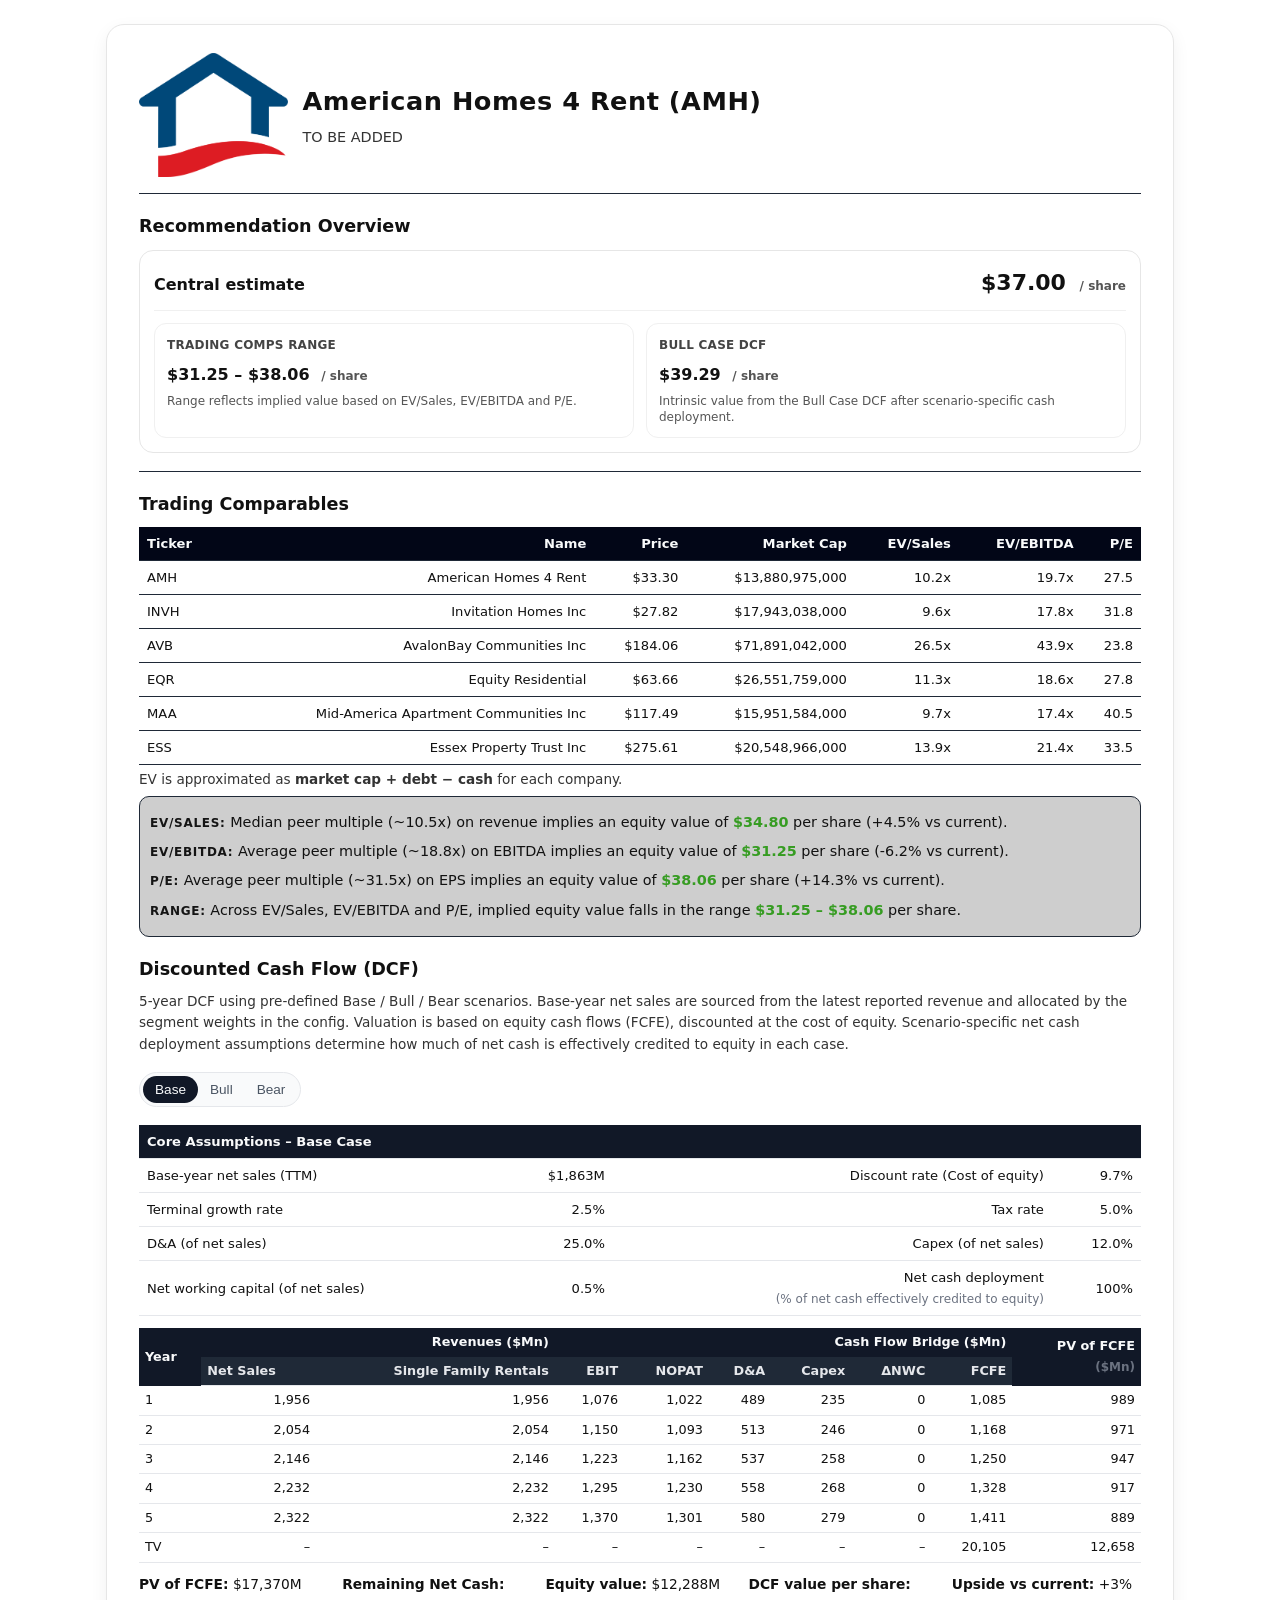
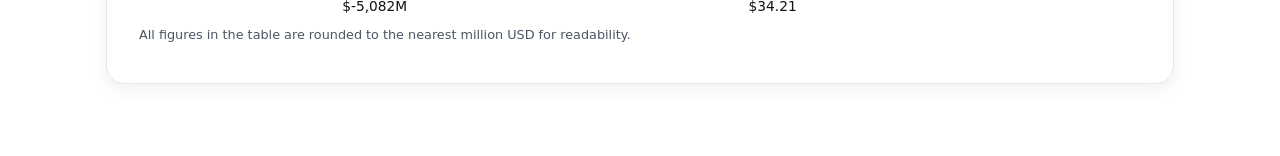
<file: theses/amh.html>
<!DOCTYPE html>
<html lang="en">

<head>
  <meta charset="UTF-8" />
  <title>American Homes 4 Rent (AMH) – Equity Research Note</title>
  <meta name="viewport" content="width=device-width, initial-scale=1" />
  <link rel="stylesheet" href="../theses/thesis.css" />
</head>

<body>
  <main class="page">
    <section class="card">
      <header class="company-header">
        <div class="title-row">
          <div class="brand">
            <img class="company-logo" src="../images/amh-logo.png" alt="AMH logo" loading="eager"
              decoding="async" />
            <div class="brand-text">
              <h1>American Homes 4 Rent (AMH)</h1>
                <div class="tagline">
                    TO BE ADDED
              </div>
            </div>
          </div>
        </div>
      </header>

      <section class="valuation-overview" style="margin-top: 12px;">
        <h2>Recommendation Overview</h2>

        <div class="rec-box">
          <div class="rec-box__top">
            <div class="rec-box__label">Central estimate</div>
            <div class="rec-box__value">
              <span id="val-blend">–</span>
              <span class="per-share">/ share</span>
            </div>
          </div>

          <div class="rec-box__grid">
            <div class="rec-box__item">
              <div class="rec-box__kicker">Trading comps range</div>
              <div class="rec-box__number">
                <span id="val-comp-range">–</span>
                <span class="per-share">/ share</span>
              </div>
              <div class="rec-box__note">
                Range reflects implied value based on EV/Sales, EV/EBITDA and P/E.
              </div>
            </div>

            <div class="rec-box__item">
              <div class="rec-box__kicker">Bull Case DCF</div>
              <div class="rec-box__number">
                <span id="val-dcf">–</span>
                <span class="per-share">/ share</span>
              </div>
              <div class="rec-box__note">
                Intrinsic value from the Bull Case DCF after scenario-specific cash deployment.
              </div>
            </div>
          </div>
        </div>
      </section>

      <!-- Narrative sections (profile, thesis, etc.) -->

      <div class="section-divider"></div>

      <!-- Trading comps -->
      <section style="margin-top: 14px;">
        <h2>Trading Comparables</h2>

        <table id="comps-table">
          <thead>
            <tr>
              <th>Ticker</th>
              <th>Name</th>
              <th>Price</th>
              <th>Market Cap</th>
              <th>EV/Sales</th>
              <th>EV/EBITDA</th>
              <th>P/E</th>
            </tr>
          </thead>
          <tbody>
            <!-- Filled by JS -->
          </tbody>
        </table>

        <p class="section-note">
          EV is approximated as <strong>market cap + debt − cash</strong> for each company.
        </p>

        <div id="implied-valuation" class="metric-block">
          <!-- Filled by JS: EV/Sales, EV/EBITDA, P/E implied prices & range -->
        </div>
      </section>

      <!-- DCF -->
      <section id="dcf" class="dcf-section">
        <h2>Discounted Cash Flow (DCF)</h2>
        <p class="section-note">
          5-year DCF using pre-defined Base / Bull / Bear scenarios. Base-year net sales
          are sourced from the latest reported revenue and allocated by the segment weights in the config.
          Valuation is based on equity cash flows (FCFE), discounted at the cost of equity.
          Scenario-specific net cash deployment assumptions determine how much of net cash
          is effectively credited to equity in each case.
        </p>


        <!-- Case tabs -->
        <div class="dcf-case-tabs" aria-label="DCF cases">
          <button type="button" class="dcf-case-tab active" data-dcf-case="base">Base</button>
          <button type="button" class="dcf-case-tab" data-dcf-case="bull">Bull</button>
          <button type="button" class="dcf-case-tab" data-dcf-case="bear">Bear</button>
        </div>

        <!-- Core assumptions (full width) -->
        <div class="dcf-core-assumptions">
          <table class="dcf-table">
            <thead>
              <tr>
                <th colspan="4">
                  Core Assumptions – <span id="dcf-case-label">Base</span> Case
                </th>
              </tr>
            </thead>
            <tbody>
              <tr>
                <td>Base-year net sales (TTM)</td>
                <td id="dcf-base-sales"></td>
                <td>Discount rate (Cost of equity)</td>
                <td id="dcf-assump-discount"></td>
              </tr>
              <tr>
                <td>Terminal growth rate</td>
                <td id="dcf-assump-tv"></td>
                <td>Tax rate</td>
                <td id="dcf-assump-tax"></td>
              </tr>
              <tr>
                <td>D&amp;A (of net sales)</td>
                <td id="dcf-assump-da"></td>
                <td>Capex (of net sales)</td>
                <td id="dcf-assump-capex"></td>
              </tr>
              <tr>
                <td>Net working capital (of net sales)</td>
                <td id="dcf-assump-nwc"></td>
                <td>Net cash deployment<br><span class="dcf-sub">(% of net cash effectively credited to equity)</span>
                </td>
                <td id="dcf-assump-netcash"></td>
              </tr>
            </tbody>

          </table>
        </div>

        <!-- DCF output (wide, more detailed) -->
        <div class="dcf-output-wide">
          <table class="dcf-results-table-wide">
            <thead id="dcf-results-head"></thead>
            <tbody id="dcf-results-rows">
              <!-- filled by JS -->
            </tbody>
          </table>

          <div class="dcf-summary">
            <div><strong>PV of FCFE:</strong> <span id="dcf-ev"></span></div>
            <div><strong>Remaining Net Cash:</strong> <span id="dcf-netcash"></span></div>
            <div><strong>Equity value:</strong> <span id="dcf-equity"></span></div>
            <div><strong>DCF value per share:</strong> <span id="dcf-price"></span></div>
            <div><strong>Upside vs current:</strong> <span id="dcf-upside"></span></div>
          </div>
        </div>

        <p class="dcf-note">
          All figures in the table are rounded to the nearest million USD for readability.
        </p>

      </section>
    </section>
  </main>



  <script>
    // ✅ Only thing you ever change in the HTML file
    const DEFAULT_TICKER = "AMH";

    // Optional: override via URL like: gme.html?t=BBW  (no code edits needed)
    const PAGE_TICKER =
      (new URLSearchParams(location.search).get("t") || DEFAULT_TICKER).toUpperCase();

    // Make available everywhere
    window.PAGE_TICKER = PAGE_TICKER;

    // Optional: auto-update title/header from fundamentals.json if available
    async function hydrateCompanyHeader() {
      try {
        const fAll = await loadJson("../fundamentals.json");
        const f = fAll?.[PAGE_TICKER] || fAll?.[PAGE_TICKER.toUpperCase()] || {};
        const name = f?.name || f?.companyName || f?.Name || null;
        const exchange = f?.exchange || f?.Exchange || "NYSE";

        const title = name ? `${name} (${PAGE_TICKER})` : PAGE_TICKER;

        const h1 = document.getElementById("company-name");
        if (h1) h1.textContent = title;

        const pill = document.getElementById("company-exchange-ticker");
        if (pill) pill.textContent = `${exchange}: ${PAGE_TICKER}`;

        document.title = `${title} – Equity Research Note`;
      } catch (_) {
        // keep existing static text if fundamentals.json missing fields
      }
    }

    document.addEventListener("DOMContentLoaded", hydrateCompanyHeader);
  </script>


  <!-- COMPS + IMPLIED VALUATION SCRIPT -->
  <script>
    async function loadJson(url) {
      const res = await fetch(url, { cache: "no-cache" });
      if (!res.ok) {
        throw new Error("Failed to load " + url + ": " + res.status);
      }
      return res.json();
    }

    function formatMoney0(x) {
      if (x == null || isNaN(x)) return "–";
      return (
        "$" +
        Number(x).toLocaleString("en-US", {
          maximumFractionDigits: 0,
          minimumFractionDigits: 0
        })
      );
    }

    function formatMoney2(x) {
      if (x == null || isNaN(x)) return "–";
      return (
        "$" +
        Number(x).toLocaleString("en-US", {
          minimumFractionDigits: 2,
          maximumFractionDigits: 2
        })
      );
    }

    function latestPriceFromHistory(history, symbol) {
      const series = history.symbols && history.symbols[symbol];
      if (!Array.isArray(series) || !series.length) return null;
      const last = series[series.length - 1];
      if (!last || typeof last.priceCents !== "number") return null;
      return last.priceCents / 100;
    }

    function avgAndMedian(values) {
      if (!Array.isArray(values) || values.length === 0) return null;
      const avg = values.reduce((acc, x) => acc + x, 0) / values.length;
      const sorted = [...values].sort((a, b) => a - b);
      const mid = Math.floor(sorted.length / 2);
      const median =
        sorted.length % 2 === 1
          ? sorted[mid]
          : (sorted[mid - 1] + sorted[mid]) / 2;
      return { avg, median };
    }

    function detectOutlierSymbols(pairs) {
      const vals = pairs
        .map((p) => p.value)
        .filter((v) => Number.isFinite(v));
      if (vals.length < 4) return new Set();

      const sorted = [...vals].sort((a, b) => a - b);
      const n = sorted.length;

      const q1 = sorted[Math.floor((n - 1) * 0.25)];
      const q3 = sorted[Math.floor((n - 1) * 0.75)];
      const iqr = q3 - q1;
      const lower = q1 - 1.5 * iqr;
      const upper = q3 + 1.5 * iqr;

      const out = new Set();
      for (const { sym, value } of pairs) {
        if (!Number.isFinite(value)) continue;
        if (value < lower || value > upper) {
          out.add(sym);
        }
      }
      return out;
    }

    function pickImplied(impliedAvg, impliedMed, spot, stats) {
      if (!stats) return null;
      const diffAvg = Math.abs(impliedAvg - spot);
      const diffMed = Math.abs(impliedMed - spot);
      const useAvg = diffAvg <= diffMed;
      const label = useAvg ? "Average" : "Median";
      const multiple = useAvg ? stats.avg : stats.median;
      const value = useAvg ? impliedAvg : impliedMed;
      return { label, multiple, value };
    }

    async function renderComps() {
      const ROOT = (window.PAGE_TICKER || "GME").toUpperCase();

      const tableBody = document.querySelector("#comps-table tbody");
      const impliedDiv = document.querySelector("#implied-valuation");
      if (!tableBody || !impliedDiv) return;

      tableBody.innerHTML = "";
      impliedDiv.innerHTML = "Loading…";

      // Load fundamentals + price history
      const [fundamentals, history] = await Promise.all([
        loadJson("../fundamentals.json"),
        loadJson("../prices_history.json"),
      ]);

      // Load comps_config.json to define the universe
      let compsConfig = null;
      try {
        compsConfig = await loadJson("../comps_config.json");
      } catch (err) {
        console.warn("Could not load comps_config.json; falling back to ROOT only.", err);
      }

      // Try to load thesis_targets.json for SSoT on the range (compsLow/compsHigh)
      let thesisTargets = null;
      try {
        thesisTargets = await loadJson("../thesis_targets.json");
      } catch (err) {
        console.warn("Could not load thesis_targets.json; using JS-only comps range.", err);
      }
      const thesisRow = thesisTargets && (thesisTargets[ROOT] || thesisTargets[ROOT.toUpperCase()]);

      // Define comps universe (including ROOT), de-duped
      let comps = (compsConfig && compsConfig[ROOT]) || [ROOT];
      if (!Array.isArray(comps)) comps = [ROOT];
      comps = comps
        .map((s) => (s == null ? "" : String(s).trim().toUpperCase()))
        .filter(Boolean);

      if (!comps.includes(ROOT)) comps.unshift(ROOT);

      // de-dupe while preserving order
      const seen = new Set();
      comps = comps.filter((x) => (seen.has(x) ? false : (seen.add(x), true)));

      // Build raw data for comps
      const compsData = comps.map((sym) => {
        const f = fundamentals[sym] || {};
        const price = latestPriceFromHistory(history, sym);
        const name = f.name || sym;
        const mktCap = f.marketCap || 0;
        const rev = f.revenueTtm || 0;
        const ebitda = f.ebitdaTtm || 0;
        const pe = f.pe || 0;
        const cash = f.cash || 0;
        const debt = f.totalDebt || f.debt || 0;

        const evRaw = mktCap + debt - cash; // EV ≈ equity + net debt

        const evSales =
          evRaw > 0 && rev > 0 ? evRaw / rev : NaN;
        const evEbitda =
          evRaw > 0 && ebitda > 0 ? evRaw / ebitda : NaN;

        return {
          sym,
          name,
          price,
          mktCap,
          evSales,
          evEbitda,
          pe,
          cash,
          debt,
          evRaw,
          rev,
          ebitda,
        };
      });

      // Outlier detection per metric (exclude ROOT itself when determining peers)
      const evSalesPairs = compsData
        .filter((d) => d.sym !== ROOT && Number.isFinite(d.evSales))
        .map((d) => ({ sym: d.sym, value: d.evSales }));

      const evEbitdaPairs = compsData
        .filter((d) => d.sym !== ROOT && Number.isFinite(d.evEbitda))
        .map((d) => ({ sym: d.sym, value: d.evEbitda }));

      const pePairs = compsData
        .filter((d) => d.sym !== ROOT && d.pe > 0)
        .map((d) => ({ sym: d.sym, value: d.pe }));

      const outliersEvSales = detectOutlierSymbols(evSalesPairs);
      const outliersEvEbitda = detectOutlierSymbols(evEbitdaPairs);
      const outliersPe = detectOutlierSymbols(pePairs);

      // Render table rows
      compsData.forEach((d) => {
        const tr = document.createElement("tr");

        const evSalesStr = Number.isFinite(d.evSales)
          ? d.evSales.toFixed(1) + "x"
          : "–";
        const evEbitdaStr = Number.isFinite(d.evEbitda)
          ? d.evEbitda.toFixed(1) + "x"
          : "–";
        const peStr = d.pe > 0 ? d.pe.toFixed(1) : "–";

        const evSalesCell = outliersEvSales.has(d.sym)
          ? `<span class="outlier">${evSalesStr}</span>`
          : evSalesStr;
        const evEbitdaCell = outliersEvEbitda.has(d.sym)
          ? `<span class="outlier">${evEbitdaStr}</span>`
          : evEbitdaStr;
        const peCell = outliersPe.has(d.sym)
          ? `<span class="outlier">${peStr}</span>`
          : peStr;

        tr.innerHTML = `
          <td>${d.sym}</td>
          <td>${d.name}</td>
          <td>${d.price != null ? formatMoney2(d.price) : "–"}</td>
          <td>${d.mktCap ? formatMoney0(d.mktCap) : "–"}</td>
          <td>${evSalesCell}</td>
          <td>${evEbitdaCell}</td>
          <td>${peCell}</td>
        `;
        tableBody.appendChild(tr);
      });

      // ---------- Implied valuations (for narrative) ----------

      const rootData = compsData.find((d) => d.sym === ROOT) || {};
      const priceRoot = rootData.price;
      const mktCapRoot = rootData.mktCap || 0;
      const fRoot = fundamentals[ROOT] || {};
      const revRoot = fRoot.revenueTtm || 0;
      const ebitdaRoot = fRoot.ebitdaTtm || 0;
      const peRoot = fRoot.pe || 0;
      const cashRoot = fRoot.cash || 0;
      const debtRoot = fRoot.totalDebt || fRoot.debt || 0;

      if (!(priceRoot != null && mktCapRoot > 0)) {
        impliedDiv.textContent =
          "Implied valuations not available (missing current price or market cap).";
        return;
      }

      const sharesRoot = mktCapRoot / priceRoot;
      const netCash = cashRoot - debtRoot;
      const netCashPerShare = sharesRoot > 0 ? netCash / sharesRoot : 0;
      const cashPerShare = sharesRoot > 0 ? cashRoot / sharesRoot : 0;

      const lines = [];
      const impliedPricesAll = [];

      // --- EV/Sales based valuation ---
      const peerEvSalesVals = compsData
        .filter(
          (d) =>
            d.sym !== ROOT &&
            Number.isFinite(d.evSales) &&
            !outliersEvSales.has(d.sym)
        )
        .map((d) => d.evSales);

      if (revRoot > 0 && sharesRoot > 0 && peerEvSalesVals.length) {
        const stats = avgAndMedian(peerEvSalesVals);

        const revenuePerShare = revRoot / sharesRoot;
        const impliedAvgEvPerShare = stats.avg * revenuePerShare;
        const impliedMedEvPerShare = stats.median * revenuePerShare;

        // Current EV/share = equity/share + net debt/share
        const currentEvPerShare = priceRoot - netCashPerShare;

        const pick = pickImplied(
          impliedAvgEvPerShare,
          impliedMedEvPerShare,
          currentEvPerShare,
          stats
        );

        if (pick) {
          // Convert EV to equity price per share by adding net cash per share
          const equityPrice = pick.value + netCashPerShare;
          const diffPct = (equityPrice / priceRoot - 1) * 100;

          impliedPricesAll.push(equityPrice);

          lines.push(
            `<p><span class="metric-label">EV/Sales:</span> ${pick.label} peer ` +
            `multiple (~${pick.multiple.toFixed(
              1
            )}x) on revenue implies an equity value of ` +
            `<span class="highlight">${formatMoney2(
              equityPrice
            )}</span> per share ` +
            `(${diffPct >= 0 ? "+" : ""}${diffPct.toFixed(
              1
            )}% vs current).</p>`
          );
        }
      } else {
        lines.push(
          `<p><span class="metric-label">EV/Sales:</span> Implied value not available ` +
          `(missing revenue or usable peer EV/Sales).</p>`
        );
      }

      // --- EV/EBITDA based valuation ---
      const peerEvEbitdaVals = compsData
        .filter(
          (d) =>
            d.sym !== ROOT &&
            Number.isFinite(d.evEbitda) &&
            !outliersEvEbitda.has(d.sym)
        )
        .map((d) => d.evEbitda);

      if (ebitdaRoot > 0 && sharesRoot > 0 && peerEvEbitdaVals.length) {
        const stats = avgAndMedian(peerEvEbitdaVals);

        const ebitdaPerShare = ebitdaRoot / sharesRoot;
        const impliedAvgEvPerShare = stats.avg * ebitdaPerShare;
        const impliedMedEvPerShare = stats.median * ebitdaPerShare;

        const currentEvPerShare = priceRoot - netCashPerShare;

        const pick = pickImplied(
          impliedAvgEvPerShare,
          impliedMedEvPerShare,
          currentEvPerShare,
          stats
        );

        if (pick) {
          const equityPrice = pick.value + netCashPerShare;
          const diffPct = (equityPrice / priceRoot - 1) * 100;

          impliedPricesAll.push(equityPrice);

          lines.push(
            `<p><span class="metric-label">EV/EBITDA:</span> ${pick.label} peer ` +
            `multiple (~${pick.multiple.toFixed(
              1
            )}x) on EBITDA implies an equity value of ` +
            `<span class="highlight">${formatMoney2(
              equityPrice
            )}</span> per share ` +
            `(${diffPct >= 0 ? "+" : ""}${diffPct.toFixed(
              1
            )}% vs current).</p>`
          );
        }
      } else {
        lines.push(
          `<p><span class="metric-label">EV/EBITDA:</span> Implied value not available ` +
          `(missing EBITDA or usable peer EV/EBITDA).</p>`
        );
      }

      // --- P/E based valuation ---
      const peerPeVals = compsData
        .filter(
          (d) => d.sym !== ROOT && d.pe > 0 && !outliersPe.has(d.sym)
        )
        .map((d) => d.pe);

      if (peRoot > 0 && peerPeVals.length) {
        const stats = avgAndMedian(peerPeVals);

        // Very rough EPS estimate from current price and ROOT's own P/E
        const epsRoot = priceRoot / peRoot;

        const impliedAvgPrice = stats.avg * epsRoot;
        const impliedMedPrice = stats.median * epsRoot;

        const pick = pickImplied(
          impliedAvgPrice,
          impliedMedPrice,
          priceRoot,
          stats
        );

        if (pick) {
          const equityPrice = pick.value; // P/E already equity-based
          const diffPct = (equityPrice / priceRoot - 1) * 100;

          impliedPricesAll.push(equityPrice);

          lines.push(
            `<p><span class="metric-label">P/E:</span> ${pick.label} peer ` +
            `multiple (~${pick.multiple.toFixed(
              1
            )}x) on EPS implies an equity value of ` +
            `<span class="highlight">${formatMoney2(
              equityPrice
            )}</span> per share ` +
            `(${diffPct >= 0 ? "+" : ""}${diffPct.toFixed(
              1
            )}% vs current).</p>`
          );
        }
      } else {
        lines.push(
          `<p><span class="metric-label">P/E:</span> Implied value not available ` +
          `(missing P/E or usable peer P/E multiples).</p>`
        );
      }

      // --- Final range (multiples-based), using thesis_targets if available ---

      let jsLow = null;
      let jsHigh = null;
      if (impliedPricesAll.length) {
        jsLow = Math.min(...impliedPricesAll);
        jsHigh = Math.max(...impliedPricesAll);
      }

      let rangeLow = null;
      let rangeHigh = null;

      // Prefer Python-computed values from thesis_targets.json
      if (
        thesisRow &&
        typeof thesisRow.compsLow === "number" &&
        typeof thesisRow.compsHigh === "number" &&
        isFinite(thesisRow.compsLow) &&
        isFinite(thesisRow.compsHigh)
      ) {
        rangeLow = thesisRow.compsLow;
        rangeHigh = thesisRow.compsHigh;
      } else if (
        jsLow != null &&
        jsHigh != null &&
        isFinite(jsLow) &&
        isFinite(jsHigh)
      ) {
        // Fallback to local JS-computed range if thesis_targets not available
        rangeLow = jsLow;
        rangeHigh = jsHigh;
      }

      if (rangeLow != null && rangeHigh != null) {
        // Store into global so the header overview can use the same numbers
        window.__compRange = {
          low: rangeLow,
          high: rangeHigh,
          netCashPerShare,
          cashPerShare,
          spot: priceRoot
        };
        window.__gmeCompRange = window.__compRange;

        if (typeof updateValuationOverview === "function") {
          updateValuationOverview();
        }

        lines.push(
          `<p><span class="metric-label">Range:</span> ` +
          `Across EV/Sales, EV/EBITDA and P/E, implied equity value ` +
          `falls in the range <span class="highlight">${formatMoney2(
            rangeLow
          )} – ${formatMoney2(
            rangeHigh
          )}</span> per share.`
        );
      } else {
        lines.push(
          `<p><span class="metric-label">Range (multiples-based):</span> ` +
          `No usable implied prices could be computed from the current ` +
          `peer set and fundamentals snapshot.</p>`
        );
      }

      impliedDiv.innerHTML = lines.join("");
    }


    document.addEventListener("DOMContentLoaded", () => {
      renderComps().catch((err) => {
        console.error(err);
        const impliedDiv = document.querySelector("#implied-valuation");
        if (impliedDiv) {
          impliedDiv.textContent =
            "Error loading comps / implied valuation data (see console).";
        }
      });
    });
  </script>

  <script>
    // ---------- DCF (FCFE-driven; sourced from JSON outputs) ----------

    const DCF_TICKER = (window.PAGE_TICKER || "GME").toUpperCase();

    let DCF_SEG_WEIGHTS = {
      collectibles: 0.19,
      hardware: 0.55,
      software: 0.26
    };

    let DCF_CASES = {};
    let DCF_ACTIVE_CASE = "base";

    let __thesisTargets = null;
    let __dcfConfig = null;
    let __fundamentals = null;
    let __dcfDetails = null; // optional: year-by-year rows (see note at bottom)

    function dcfHasNumber(x) {
      return typeof x === "number" && isFinite(x);
    }

    function dcfFmtMillionsNoDec(x) {
      if (!dcfHasNumber(x)) return "–";
      return x.toLocaleString("en-US", { maximumFractionDigits: 0 });
    }

    function dcfFmtMillionsLabel(x) {
      if (!dcfHasNumber(x)) return "–";
      return "$" + dcfFmtMillionsNoDec(x) + "M";
    }

    function dcfFmtPercent(x, digits = 1) {
      if (!dcfHasNumber(x)) return "–";
      return x.toFixed(digits) + "%";
    }

    function dcfGetCaseConfig(tickerCfg, caseKey) {
      const cases = tickerCfg && (tickerCfg.cases || tickerCfg.DCF_CASES || tickerCfg.dcfCases);
      if (cases && typeof cases === "object") return cases[caseKey] || null;
      // allow flat structure fallback
      return (tickerCfg && tickerCfg[caseKey]) || null;
    }

    function dcfSched(arr, idx, fallback = 0) {
      if (!Array.isArray(arr) || arr.length === 0) return fallback;
      if (idx < arr.length) return arr[idx];
      return arr[arr.length - 1];
    }

    async function tryLoadJson(url) {
      try {
        return await loadJson(url);
      } catch (e) {
        return null;
      }
    }

    async function loadThesisTargetsOnce() {
      if (__thesisTargets) return __thesisTargets;
      __thesisTargets = await loadJson("../thesis_targets.json");
      return __thesisTargets;
    }

    function getThesisRow() {
      return (__thesisTargets && (__thesisTargets[DCF_TICKER] || __thesisTargets[DCF_TICKER.toUpperCase()])) || null;
    }

    function getSpotFromAnywhere() {
      const row = getThesisRow();
      if (row && dcfHasNumber(row.spot)) return row.spot;
      if (window.__compRange && dcfHasNumber(window.__compRange.spot)) return window.__compRange.spot;
      if (window.__gmeCompRange && dcfHasNumber(window.__gmeCompRange.spot)) return window.__gmeCompRange.spot;
      return null;
    }

    function getDcfPriceForCase(caseKey) {
      const row = getThesisRow();
      if (!row) return null;

      if (caseKey === "base" && dcfHasNumber(row.dcfBase)) return row.dcfBase;
      if (caseKey === "bull" && dcfHasNumber(row.dcfBull)) return row.dcfBull;
      if (caseKey === "bear" && dcfHasNumber(row.dcfBear)) return row.dcfBear;

      // optional alt keys (if you ever rename)
      const alt = row.dcf && row.dcf[caseKey];
      if (dcfHasNumber(alt)) return alt;

      return null;
    }

    function getDetailsForCase(caseKey) {
      // optional structure:
      // { "GME": { "base": { "discountRatePct": 12.3, "rows": [...] }, "bull": {...} } }
      const t = (__dcfDetails && (__dcfDetails[DCF_TICKER] || __dcfDetails[DCF_TICKER.toUpperCase()])) || null;
      if (!t) return null;
      if (t.cases && t.cases[caseKey]) return t.cases[caseKey];
      return t[caseKey] || null;
    }

    function updateValuationOverview() {
      const compEl = document.getElementById("val-comp-range");
      const dcfEl = document.getElementById("val-dcf");
      const blendEl = document.getElementById("val-blend");
      const centralLabel = document.getElementById("central-estimate-inline");

      // comps range comes from the comps script (already using thesis_targets.json)
      const cr = window.__compRange || window.__gmeCompRange;
      if (compEl && cr) {
        const low = cr.low;
        const high = cr.high;
        if (dcfHasNumber(low) && dcfHasNumber(high)) {
          compEl.textContent = `${formatMoney2(low)} – ${formatMoney2(high)}`;
        }
      }

      const row = getThesisRow();
      if (!row) return;

      // DCF shown in the header = Bull DCF (single number)
      if (dcfEl && dcfHasNumber(row.dcfBull)) {
        dcfEl.textContent = formatMoney2(row.dcfBull);
        window.__dcfBull = row.dcfBull;
        window.__gmeDcfBull = row.dcfBull;
      }

      // Central estimate = whatever Python computed (already rounded)
      if (blendEl && dcfHasNumber(row.centralEstimate)) {
        blendEl.textContent = formatMoney2(row.centralEstimate);
      }

      if (centralLabel && dcfHasNumber(row.centralEstimate)) {
        centralLabel.textContent = formatMoney2(row.centralEstimate);
      }
    }

    function prettySegName(key) {
      return String(key)
        .replace(/[_\-]+/g, " ")
        .replace(/([a-z])([A-Z])/g, "$1 $2")
        .replace(/\b\w/g, (c) => c.toUpperCase());
    }

    function slug(s) {
      return String(s).toLowerCase().replace(/[^a-z0-9]+/g, "");
    }

    function getSegmentsForCase(caseKey) {
      const caseCfg = DCF_CASES[caseKey] || {};

      // Prefer growthSchedule keys
      const gs = caseCfg.growthSchedule;
      if (gs && typeof gs === "object" && !Array.isArray(gs)) {
        return Object.keys(gs).slice(0, 3);
      }

      // Fallback: segmentWeights keys
      if (DCF_SEG_WEIGHTS && typeof DCF_SEG_WEIGHTS === "object") {
        const keys = Object.keys(DCF_SEG_WEIGHTS).filter((k) => dcfHasNumber(DCF_SEG_WEIGHTS[k]));
        if (keys.length) return keys.slice(0, 3);
      }

      // Fallback: details rows segments object
      const det = getDetailsForCase(caseKey);
      const rows = det && (det.rows || det.years);
      if (Array.isArray(rows) && rows.length && rows[0] && rows[0].segments) {
        return Object.keys(rows[0].segments).slice(0, 3);
      }

      return [];
    }

    function getSegmentWeight(segKey, segs) {
      if (DCF_SEG_WEIGHTS && typeof DCF_SEG_WEIGHTS === "object") {
        if (dcfHasNumber(DCF_SEG_WEIGHTS[segKey])) return DCF_SEG_WEIGHTS[segKey];

        const target = slug(segKey);
        for (const [k, v] of Object.entries(DCF_SEG_WEIGHTS)) {
          if (slug(k) === target && dcfHasNumber(v)) return v;
        }
      }
      // fallback: equal weight if weights missing
      if (Array.isArray(segs) && segs.length) return 1 / segs.length;
      return null;
    }

    function getSegmentValue(r, segKey, totalSalesMn, segs) {
      const target = slug(segKey);

      // 1) Check common object holders first (supports both object and array forms)
      const holders = [
        "segments",
        "segmentSalesMn",
        "segmentRevenuesMn",
        "revenueBySegmentMn",
        "salesBySegmentMn",
        "segmentSales",
        "segmentRevenues",
        "revenueBySegment",
        "salesBySegment",
      ];

      for (const h of holders) {
        const obj = r && r[h];
        if (!obj) continue;

        // array form: assume same ordering as segs
        if (Array.isArray(obj) && Array.isArray(segs)) {
          const idx = segs.indexOf(segKey);
          if (idx >= 0 && dcfHasNumber(obj[idx])) return obj[idx];
        }

        // object form: direct key or slug-match
        if (obj && typeof obj === "object" && !Array.isArray(obj)) {
          if (dcfHasNumber(obj[segKey])) return obj[segKey];
          for (const [k, v] of Object.entries(obj)) {
            if (slug(k) === target && dcfHasNumber(v)) return v;
          }
        }
      }

      // 2) Legacy flat fields (e.g., collectiblesMn)
      const mnKey = segKey + "Mn";
      if (r && dcfHasNumber(r[mnKey])) return r[mnKey];
      if (r && dcfHasNumber(r[segKey])) return r[segKey];

      // 3) Last resort: derive from total sales using weights
      if (dcfHasNumber(totalSalesMn)) {
        const w = getSegmentWeight(segKey, segs);
        if (dcfHasNumber(w)) return totalSalesMn * w;
      }

      return null;
    }


    function renderWideDcfHeader(caseKey) {
      const thead = document.getElementById("dcf-results-head");
      if (!thead) return;

      const segs = getSegmentsForCase(caseKey);
      const revColspan = 1 + segs.length;

      thead.innerHTML = `
        <tr>
          <th rowspan="2">Year</th>
          <th colspan="${revColspan}">Revenues ($Mn)</th>
          <th colspan="6">Cash Flow Bridge ($Mn)</th>
          <th rowspan="2">PV of FCFE<br><span class="dcf-sub">($Mn)</span></th>
        </tr>
        <tr>
          <th>Net Sales</th>
          ${segs.map(s => `<th>${prettySegName(s)}</th>`).join("")}
          <th>EBIT</th>
          <th>NOPAT</th>
          <th>D&amp;A</th>
          <th>Capex</th>
          <th>ΔNWC</th>
          <th>FCFE</th>
        </tr>
      `;
    }

    function dcfRenderAssumptions(caseKey) {
      const caseCfg = (DCF_CASES && DCF_CASES[caseKey]) || {};

      const setText = (id, value) => {
        const el = document.getElementById(id);
        if (el) el.textContent = value;
      };

      const hasNum = (x) => typeof x === "number" && isFinite(x);

      const fmtMillionsLabel = (mn) => {
        if (!hasNum(mn)) return "–";
        return "$" + mn.toLocaleString("en-US", { maximumFractionDigits: 0 }) + "M";
      };

      const fmtPct = (x, d = 1) => (hasNum(x) ? x.toFixed(d) + "%" : "–");

      // Label
      setText("dcf-case-label", caseCfg.label || (caseKey[0].toUpperCase() + caseKey.slice(1)));

      // ---------- Base-year net sales (TTM) ----------
      // Support both shapes:
      //   fundamentals["GME"]
      //   fundamentals.symbols["GME"]
      const f =
        (__fundamentals && (__fundamentals[DCF_TICKER] || __fundamentals[DCF_TICKER.toUpperCase()])) ||
        (__fundamentals &&
          __fundamentals.symbols &&
          (__fundamentals.symbols[DCF_TICKER] || __fundamentals.symbols[DCF_TICKER.toUpperCase()])) ||
        {};

      // Support common keys
      const revenueTtm =
        (hasNum(f.revenueTtm) && f.revenueTtm) ||
        (hasNum(f.revenueTTM) && f.revenueTTM) ||
        (hasNum(f.revenue) && f.revenue) ||
        null;

      const sales0Mn = hasNum(revenueTtm) ? revenueTtm / 1_000_000.0 : null;
      setText("dcf-base-sales", hasNum(sales0Mn) ? fmtMillionsLabel(sales0Mn) : "–");

      // ---------- Discount rate (Cost of equity) ----------
      // Prefer dcf_details.json (generated by Python), fallback to "–"
      const det = getDetailsForCase ? getDetailsForCase(caseKey) : null;
      const kePct =
        (det && (det.costOfEquityPct ?? det.kePct ?? det.discountRatePct ?? det.discountRate)) ??
        null;

      setText("dcf-assump-discount", hasNum(kePct) ? fmtPct(kePct, 1) : "–");

      // Terminal growth
      setText("dcf-assump-tv", hasNum(caseCfg.terminalGrowth) ? fmtPct(caseCfg.terminalGrowth, 1) : "–");

      // Rest of core assumptions
      setText("dcf-assump-tax", hasNum(caseCfg.taxRate) ? fmtPct(caseCfg.taxRate, 1) : "–");
      setText("dcf-assump-da", hasNum(caseCfg.daPct) ? fmtPct(caseCfg.daPct, 1) : "–");
      setText("dcf-assump-capex", hasNum(caseCfg.capexPct) ? fmtPct(caseCfg.capexPct, 1) : "–");
      setText("dcf-assump-nwc", hasNum(caseCfg.nwcPct) ? fmtPct(caseCfg.nwcPct, 1) : "–");

      const m = caseCfg.netCashMultiplier;
      setText("dcf-assump-netcash", hasNum(m) ? Math.round(m * 100) + "%" : "–");
    }

    function dcfRenderRows(caseKey) {
      const tbody = document.getElementById("dcf-results-rows");
      if (!tbody) return;

      // Build the header for this case
      renderWideDcfHeader(caseKey);

      const details = getDetailsForCase(caseKey);
      const rows = details && (details.rows || details.years);
      const segs = getSegmentsForCase(caseKey);

      const totalCols = 1 + (1 + segs.length) + 6 + 1;

      if (!Array.isArray(rows) || rows.length === 0) {
        tbody.innerHTML =
          `<tr><td colspan="${totalCols}">DCF detail rows are not available. Generate an optional <code>dcf_details.json</code> in your pipeline if you want the year-by-year table populated.</td></tr>`;
        return;
      }

      const html = rows
        .map((r) => {
          const year = r.year ?? r.label ?? "–";

          const sales = r.salesMn ?? r.sales ?? r.netSalesMn;

          const ebit = r.ebitMn ?? r.ebit;
          const nopat = r.nopatMn ?? r.nopat;
          const da = r.daMn ?? r.da;
          const capex = r.capexMn ?? r.capex;
          const dnwc = r.deltaNwcMn ?? r.deltaNwc;
          const fcfe = r.fcfeMn ?? r.fcfe ?? r.fcfMn ?? r.fcf;
          const pv = r.pvMn ?? r.pv;

          const segCells = segs.map((segKey) => {
          const v = getSegmentValue(r, segKey, sales, segs);
          return `<td>${dcfHasNumber(v) ? dcfFmtMillionsNoDec(v) : "–"}</td>`;
          }).join("");


          const isTv = String(year).toUpperCase() === "TV";
          return `
          <tr class="${isTv ? "terminal-row" : ""}">
            <td>${year}</td>
            <td>${dcfHasNumber(sales) ? dcfFmtMillionsNoDec(sales) : "–"}</td>
            ${segCells}
            <td>${dcfHasNumber(ebit) ? dcfFmtMillionsNoDec(ebit) : "–"}</td>
            <td>${dcfHasNumber(nopat) ? dcfFmtMillionsNoDec(nopat) : "–"}</td>
            <td>${dcfHasNumber(da) ? dcfFmtMillionsNoDec(da) : "–"}</td>
            <td>${dcfHasNumber(capex) ? dcfFmtMillionsNoDec(capex) : "–"}</td>
            <td>${dcfHasNumber(dnwc) ? dcfFmtMillionsNoDec(dnwc) : "–"}</td>
            <td>${dcfHasNumber(fcfe) ? dcfFmtMillionsNoDec(fcfe) : "–"}</td>
            <td>${dcfHasNumber(pv) ? dcfFmtMillionsNoDec(pv) : "–"}</td>
          </tr>
        `;
        })
        .join("");

      tbody.innerHTML = html;
    }

    function dcfRenderSummary(caseKey) {
      const caseCfg = DCF_CASES[caseKey] || {};
      const dcfPrice = getDcfPriceForCase(caseKey);

      const spot = getSpotFromAnywhere();
      const f = __fundamentals && (__fundamentals[DCF_TICKER] || __fundamentals[DCF_TICKER.toUpperCase()]) || {};

      const cash = f.cash;
      const debt = f.debt ?? f.totalDebt;
      const netCash = (dcfHasNumber(cash) ? cash : 0) - (dcfHasNumber(debt) ? debt : 0); // absolute $
      const netCashMult = dcfHasNumber(caseCfg.netCashMultiplier) ? caseCfg.netCashMultiplier : 1.0;
      const netCashEff = netCash * netCashMult;

      // Shares: prefer explicit sharesOutstanding, else marketCap / spot
      let shares = null;
      if (dcfHasNumber(f.sharesOutstanding) && f.sharesOutstanding > 0) {
        shares = f.sharesOutstanding;
      } else if (dcfHasNumber(f.marketCap) && f.marketCap > 0 && dcfHasNumber(spot) && spot > 0) {
        shares = f.marketCap / spot;
      }

      const equityValue = dcfHasNumber(dcfPrice) && dcfHasNumber(shares) ? dcfPrice * shares : null;
      const pvFcfe = dcfHasNumber(equityValue) ? (equityValue - netCashEff) : null;

      const evEl = document.getElementById("dcf-ev");
      if (evEl) evEl.textContent = dcfHasNumber(pvFcfe) ? dcfFmtMillionsLabel(pvFcfe / 1_000_000.0) : "–";

      const ncEl = document.getElementById("dcf-netcash");
      if (ncEl) ncEl.textContent = dcfFmtMillionsLabel(netCashEff / 1_000_000.0);

      const eqEl = document.getElementById("dcf-equity");
      if (eqEl) eqEl.textContent = dcfHasNumber(equityValue) ? dcfFmtMillionsLabel(equityValue / 1_000_000.0) : "–";

      const priceEl = document.getElementById("dcf-price");
      if (priceEl) priceEl.textContent = dcfHasNumber(dcfPrice) ? formatMoney2(dcfPrice) : "–";

      const upEl = document.getElementById("dcf-upside");
      if (upEl) {
        if (dcfHasNumber(dcfPrice) && dcfHasNumber(spot) && spot > 0) {
          const up = (dcfPrice / spot - 1) * 100;
          upEl.textContent = (up >= 0 ? "+" : "") + up.toFixed(0) + "%";
        } else {
          upEl.textContent = "–";
        }
      }

      // Keep globals for any other parts of the page that still expect them
      if (caseKey === "base" && dcfHasNumber(dcfPrice)) window.__gmeDcfBase = dcfPrice;
      if (caseKey === "bull" && dcfHasNumber(dcfPrice)) window.__gmeDcfBull = dcfPrice;
      if (caseKey === "bear" && dcfHasNumber(dcfPrice)) window.__gmeDcfBear = dcfPrice;
    }

    function renderCase(caseKey) {
      if (!DCF_CASES[caseKey]) return;
      dcfRenderAssumptions(caseKey);
      dcfRenderRows(caseKey);
      dcfRenderSummary(caseKey);
      updateValuationOverview();
    }

    async function initDcfSection() {
      const section = document.getElementById("dcf");
      if (!section) return;

      try {
        await loadThesisTargetsOnce();
      } catch (e) {
        console.error("Failed to load thesis_targets.json:", e);
        return;
      }

      const dcfCfgAll = await loadJson("../dcf_config.json");
      __dcfConfig = dcfCfgAll;

      __fundamentals = await loadJson("../fundamentals.json");

      // Optional: if you generate this file, the year-by-year table will populate automatically
      __dcfDetails = await tryLoadJson("../dcf_details.json");

      const tickerCfg = dcfCfgAll && (dcfCfgAll[DCF_TICKER] || dcfCfgAll[DCF_TICKER.toUpperCase()]);
      if (!tickerCfg) {
        console.warn("No DCF config for", DCF_TICKER, "in dcf_config.json");
        return;
      }

      if (tickerCfg.segmentWeights) {
        DCF_SEG_WEIGHTS = tickerCfg.segmentWeights;
      }

      const cases = tickerCfg.cases || tickerCfg.DCF_CASES || tickerCfg.dcfCases;
      if (!cases) {
        console.warn("DCF config for", DCF_TICKER, "missing 'cases' key.");
        return;
      }

      DCF_CASES = cases;

      // Initial render (Base tab visible by default)
      if (!DCF_CASES[DCF_ACTIVE_CASE]) {
        DCF_ACTIVE_CASE = Object.keys(DCF_CASES)[0] || "base";
      }

      // Wire tabs
      const tabs = document.querySelectorAll(".dcf-case-tab");
      tabs.forEach((tab) => {
        tab.addEventListener("click", () => {
          const caseKey = tab.getAttribute("data-dcf-case");
          if (!DCF_CASES[caseKey]) return;
          DCF_ACTIVE_CASE = caseKey;
          tabs.forEach((t) => t.classList.remove("active"));
          tab.classList.add("active");
          renderCase(caseKey);
        });
      });

      // Render
      renderCase(DCF_ACTIVE_CASE);

      // Ensure overview box is consistent immediately
      updateValuationOverview();
    }

    document.addEventListener("DOMContentLoaded", initDcfSection);
  </script>

</body>
</file>
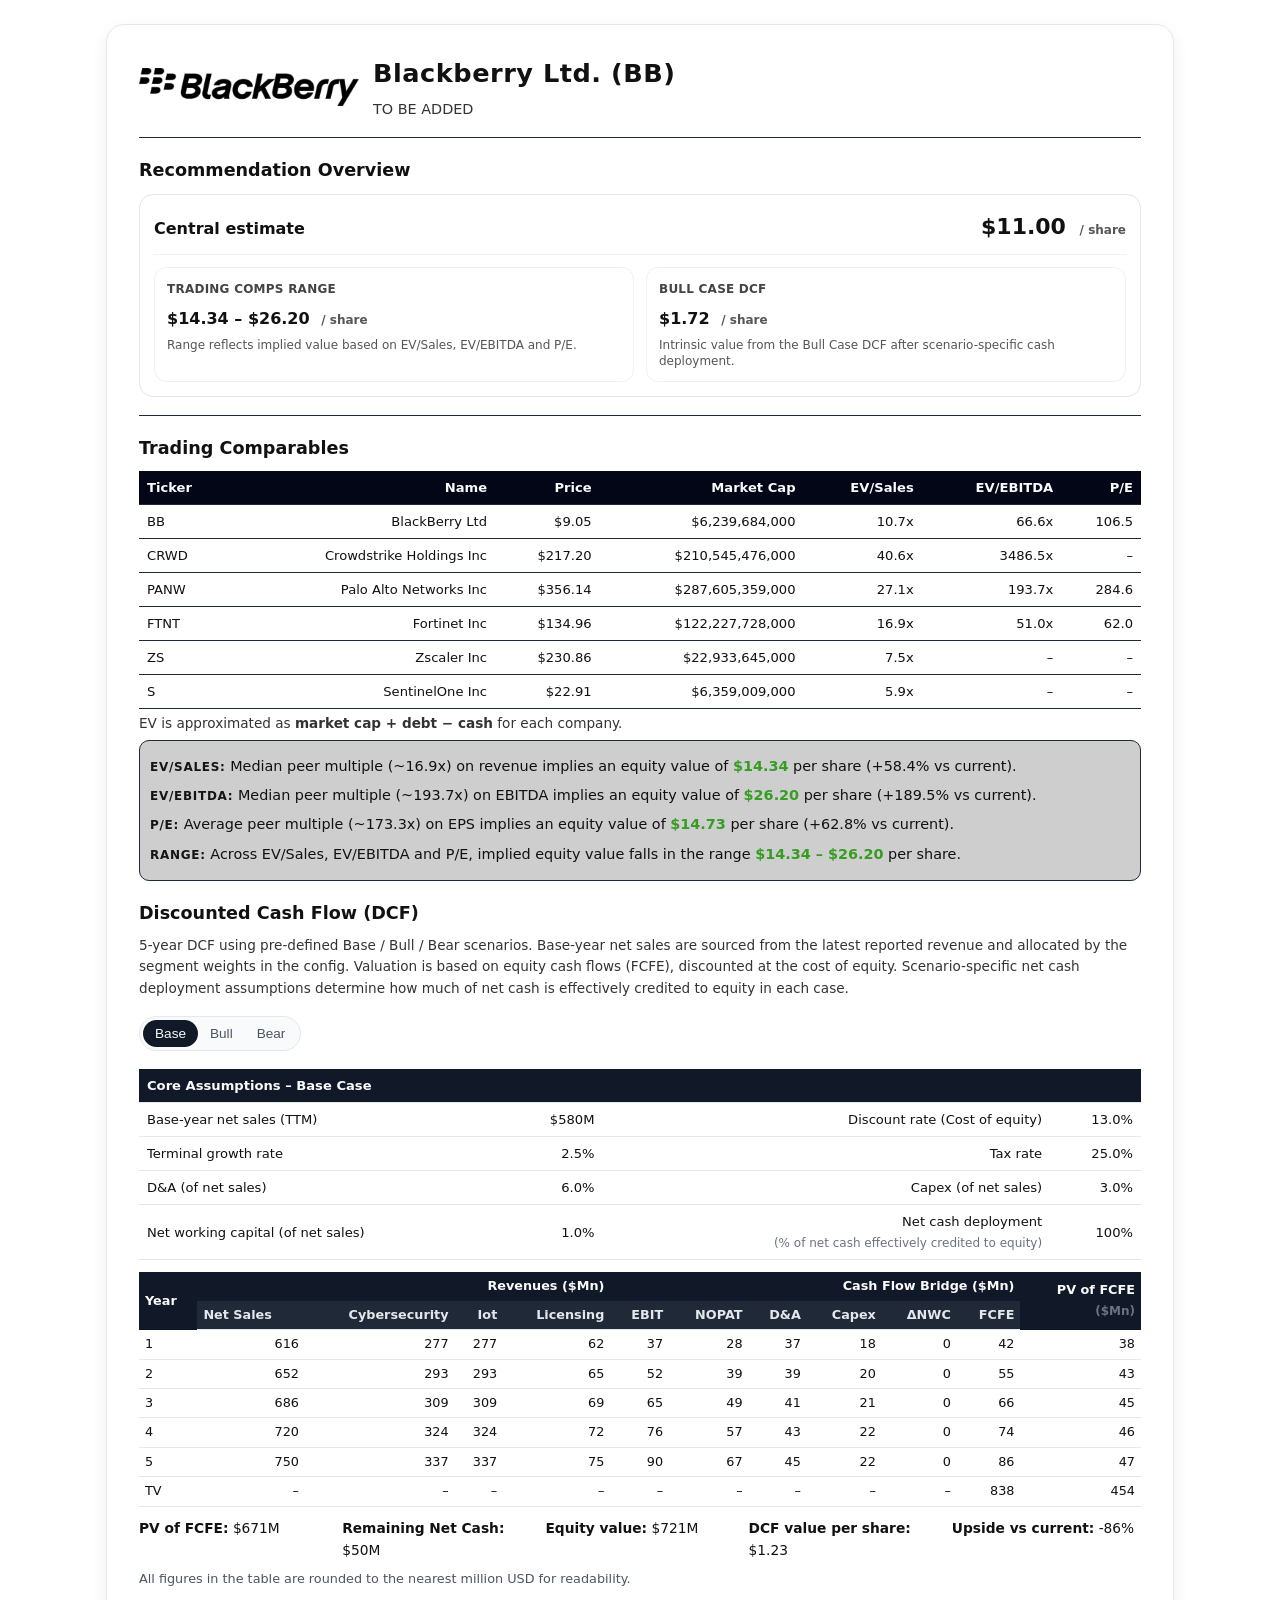
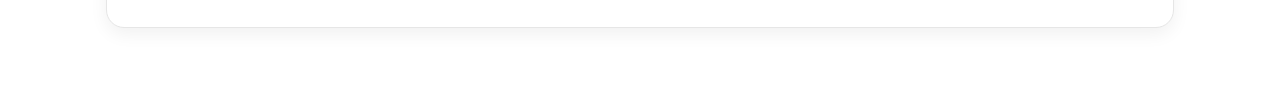
<file: theses/bb.html>
<!DOCTYPE html>
<html lang="en">

<head>
  <meta charset="UTF-8" />
  <title>Blackberry Ltd. (BB) – Equity Research Note</title>
  <meta name="viewport" content="width=device-width, initial-scale=1" />
  <link rel="stylesheet" href="../theses/thesis.css" />
</head>

<body>
  <main class="page">
    <section class="card">
      <header class="company-header">
        <div class="title-row">
          <div class="brand">
            <img class="company-logo" src="../images/blackberry-logo.png" alt="Blackberry logo" loading="eager"
              decoding="async" />
            <div class="brand-text">
              <h1>Blackberry Ltd. (BB)</h1>
                <div class="tagline">
                    TO BE ADDED
              </div>
            </div>
          </div>
        </div>
      </header>

      <section class="valuation-overview" style="margin-top: 12px;">
        <h2>Recommendation Overview</h2>

        <div class="rec-box">
          <div class="rec-box__top">
            <div class="rec-box__label">Central estimate</div>
            <div class="rec-box__value">
              <span id="val-blend">–</span>
              <span class="per-share">/ share</span>
            </div>
          </div>

          <div class="rec-box__grid">
            <div class="rec-box__item">
              <div class="rec-box__kicker">Trading comps range</div>
              <div class="rec-box__number">
                <span id="val-comp-range">–</span>
                <span class="per-share">/ share</span>
              </div>
              <div class="rec-box__note">
                Range reflects implied value based on EV/Sales, EV/EBITDA and P/E.
              </div>
            </div>

            <div class="rec-box__item">
              <div class="rec-box__kicker">Bull Case DCF</div>
              <div class="rec-box__number">
                <span id="val-dcf">–</span>
                <span class="per-share">/ share</span>
              </div>
              <div class="rec-box__note">
                Intrinsic value from the Bull Case DCF after scenario-specific cash deployment.
              </div>
            </div>
          </div>
        </div>
      </section>

      <!-- Narrative sections (profile, thesis, etc.) -->

      <div class="section-divider"></div>

      <!-- Trading comps -->
      <section style="margin-top: 14px;">
        <h2>Trading Comparables</h2>

        <table id="comps-table">
          <thead>
            <tr>
              <th>Ticker</th>
              <th>Name</th>
              <th>Price</th>
              <th>Market Cap</th>
              <th>EV/Sales</th>
              <th>EV/EBITDA</th>
              <th>P/E</th>
            </tr>
          </thead>
          <tbody>
            <!-- Filled by JS -->
          </tbody>
        </table>

        <p class="section-note">
          EV is approximated as <strong>market cap + debt − cash</strong> for each company.
        </p>

        <div id="implied-valuation" class="metric-block">
          <!-- Filled by JS: EV/Sales, EV/EBITDA, P/E implied prices & range -->
        </div>
      </section>

      <!-- DCF -->
      <section id="dcf" class="dcf-section">
        <h2>Discounted Cash Flow (DCF)</h2>
        <p class="section-note">
          5-year DCF using pre-defined Base / Bull / Bear scenarios. Base-year net sales
          are sourced from the latest reported revenue and allocated by the segment weights in the config.
          Valuation is based on equity cash flows (FCFE), discounted at the cost of equity.
          Scenario-specific net cash deployment assumptions determine how much of net cash
          is effectively credited to equity in each case.
        </p>


        <!-- Case tabs -->
        <div class="dcf-case-tabs" aria-label="DCF cases">
          <button type="button" class="dcf-case-tab active" data-dcf-case="base">Base</button>
          <button type="button" class="dcf-case-tab" data-dcf-case="bull">Bull</button>
          <button type="button" class="dcf-case-tab" data-dcf-case="bear">Bear</button>
        </div>

        <!-- Core assumptions (full width) -->
        <div class="dcf-core-assumptions">
          <table class="dcf-table">
            <thead>
              <tr>
                <th colspan="4">
                  Core Assumptions – <span id="dcf-case-label">Base</span> Case
                </th>
              </tr>
            </thead>
            <tbody>
              <tr>
                <td>Base-year net sales (TTM)</td>
                <td id="dcf-base-sales"></td>
                <td>Discount rate (Cost of equity)</td>
                <td id="dcf-assump-discount"></td>
              </tr>
              <tr>
                <td>Terminal growth rate</td>
                <td id="dcf-assump-tv"></td>
                <td>Tax rate</td>
                <td id="dcf-assump-tax"></td>
              </tr>
              <tr>
                <td>D&amp;A (of net sales)</td>
                <td id="dcf-assump-da"></td>
                <td>Capex (of net sales)</td>
                <td id="dcf-assump-capex"></td>
              </tr>
              <tr>
                <td>Net working capital (of net sales)</td>
                <td id="dcf-assump-nwc"></td>
                <td>Net cash deployment<br><span class="dcf-sub">(% of net cash effectively credited to equity)</span>
                </td>
                <td id="dcf-assump-netcash"></td>
              </tr>
            </tbody>

          </table>
        </div>

        <!-- DCF output (wide, more detailed) -->
        <div class="dcf-output-wide">
          <table class="dcf-results-table-wide">
            <thead id="dcf-results-head"></thead>
            <tbody id="dcf-results-rows">
              <!-- filled by JS -->
            </tbody>
          </table>

          <div class="dcf-summary">
            <div><strong>PV of FCFE:</strong> <span id="dcf-ev"></span></div>
            <div><strong>Remaining Net Cash:</strong> <span id="dcf-netcash"></span></div>
            <div><strong>Equity value:</strong> <span id="dcf-equity"></span></div>
            <div><strong>DCF value per share:</strong> <span id="dcf-price"></span></div>
            <div><strong>Upside vs current:</strong> <span id="dcf-upside"></span></div>
          </div>
        </div>

        <p class="dcf-note">
          All figures in the table are rounded to the nearest million USD for readability.
        </p>

      </section>
    </section>
  </main>



  <script>
    // ✅ Only thing you ever change in the HTML file
    const DEFAULT_TICKER = "BB";

    // Optional: override via URL like: gme.html?t=BBW  (no code edits needed)
    const PAGE_TICKER =
      (new URLSearchParams(location.search).get("t") || DEFAULT_TICKER).toUpperCase();

    // Make available everywhere
    window.PAGE_TICKER = PAGE_TICKER;

    // Optional: auto-update title/header from fundamentals.json if available
    async function hydrateCompanyHeader() {
      try {
        const fAll = await loadJson("../fundamentals.json");
        const f = fAll?.[PAGE_TICKER] || fAll?.[PAGE_TICKER.toUpperCase()] || {};
        const name = f?.name || f?.companyName || f?.Name || null;
        const exchange = f?.exchange || f?.Exchange || "NYSE";

        const title = name ? `${name} (${PAGE_TICKER})` : PAGE_TICKER;

        const h1 = document.getElementById("company-name");
        if (h1) h1.textContent = title;

        const pill = document.getElementById("company-exchange-ticker");
        if (pill) pill.textContent = `${exchange}: ${PAGE_TICKER}`;

        document.title = `${title} – Equity Research Note`;
      } catch (_) {
        // keep existing static text if fundamentals.json missing fields
      }
    }

    document.addEventListener("DOMContentLoaded", hydrateCompanyHeader);
  </script>


  <!-- COMPS + IMPLIED VALUATION SCRIPT -->
  <script>
    async function loadJson(url) {
      const res = await fetch(url, { cache: "no-cache" });
      if (!res.ok) {
        throw new Error("Failed to load " + url + ": " + res.status);
      }
      return res.json();
    }

    function formatMoney0(x) {
      if (x == null || isNaN(x)) return "–";
      return (
        "$" +
        Number(x).toLocaleString("en-US", {
          maximumFractionDigits: 0,
          minimumFractionDigits: 0
        })
      );
    }

    function formatMoney2(x) {
      if (x == null || isNaN(x)) return "–";
      return (
        "$" +
        Number(x).toLocaleString("en-US", {
          minimumFractionDigits: 2,
          maximumFractionDigits: 2
        })
      );
    }

    function latestPriceFromHistory(history, symbol) {
      const series = history.symbols && history.symbols[symbol];
      if (!Array.isArray(series) || !series.length) return null;
      const last = series[series.length - 1];
      if (!last || typeof last.priceCents !== "number") return null;
      return last.priceCents / 100;
    }

    function avgAndMedian(values) {
      if (!Array.isArray(values) || values.length === 0) return null;
      const avg = values.reduce((acc, x) => acc + x, 0) / values.length;
      const sorted = [...values].sort((a, b) => a - b);
      const mid = Math.floor(sorted.length / 2);
      const median =
        sorted.length % 2 === 1
          ? sorted[mid]
          : (sorted[mid - 1] + sorted[mid]) / 2;
      return { avg, median };
    }

    function detectOutlierSymbols(pairs) {
      const vals = pairs
        .map((p) => p.value)
        .filter((v) => Number.isFinite(v));
      if (vals.length < 4) return new Set();

      const sorted = [...vals].sort((a, b) => a - b);
      const n = sorted.length;

      const q1 = sorted[Math.floor((n - 1) * 0.25)];
      const q3 = sorted[Math.floor((n - 1) * 0.75)];
      const iqr = q3 - q1;
      const lower = q1 - 1.5 * iqr;
      const upper = q3 + 1.5 * iqr;

      const out = new Set();
      for (const { sym, value } of pairs) {
        if (!Number.isFinite(value)) continue;
        if (value < lower || value > upper) {
          out.add(sym);
        }
      }
      return out;
    }

    function pickImplied(impliedAvg, impliedMed, spot, stats) {
      if (!stats) return null;
      const diffAvg = Math.abs(impliedAvg - spot);
      const diffMed = Math.abs(impliedMed - spot);
      const useAvg = diffAvg <= diffMed;
      const label = useAvg ? "Average" : "Median";
      const multiple = useAvg ? stats.avg : stats.median;
      const value = useAvg ? impliedAvg : impliedMed;
      return { label, multiple, value };
    }

    async function renderComps() {
      const ROOT = (window.PAGE_TICKER || "GME").toUpperCase();

      const tableBody = document.querySelector("#comps-table tbody");
      const impliedDiv = document.querySelector("#implied-valuation");
      if (!tableBody || !impliedDiv) return;

      tableBody.innerHTML = "";
      impliedDiv.innerHTML = "Loading…";

      // Load fundamentals + price history
      const [fundamentals, history] = await Promise.all([
        loadJson("../fundamentals.json"),
        loadJson("../prices_history.json"),
      ]);

      // Load comps_config.json to define the universe
      let compsConfig = null;
      try {
        compsConfig = await loadJson("../comps_config.json");
      } catch (err) {
        console.warn("Could not load comps_config.json; falling back to ROOT only.", err);
      }

      // Try to load thesis_targets.json for SSoT on the range (compsLow/compsHigh)
      let thesisTargets = null;
      try {
        thesisTargets = await loadJson("../thesis_targets.json");
      } catch (err) {
        console.warn("Could not load thesis_targets.json; using JS-only comps range.", err);
      }
      const thesisRow = thesisTargets && (thesisTargets[ROOT] || thesisTargets[ROOT.toUpperCase()]);

      // Define comps universe (including ROOT), de-duped
      let comps = (compsConfig && compsConfig[ROOT]) || [ROOT];
      if (!Array.isArray(comps)) comps = [ROOT];
      comps = comps
        .map((s) => (s == null ? "" : String(s).trim().toUpperCase()))
        .filter(Boolean);

      if (!comps.includes(ROOT)) comps.unshift(ROOT);

      // de-dupe while preserving order
      const seen = new Set();
      comps = comps.filter((x) => (seen.has(x) ? false : (seen.add(x), true)));

      // Build raw data for comps
      const compsData = comps.map((sym) => {
        const f = fundamentals[sym] || {};
        const price = latestPriceFromHistory(history, sym);
        const name = f.name || sym;
        const mktCap = f.marketCap || 0;
        const rev = f.revenueTtm || 0;
        const ebitda = f.ebitdaTtm || 0;
        const pe = f.pe || 0;
        const cash = f.cash || 0;
        const debt = f.totalDebt || f.debt || 0;

        const evRaw = mktCap + debt - cash; // EV ≈ equity + net debt

        const evSales =
          evRaw > 0 && rev > 0 ? evRaw / rev : NaN;
        const evEbitda =
          evRaw > 0 && ebitda > 0 ? evRaw / ebitda : NaN;

        return {
          sym,
          name,
          price,
          mktCap,
          evSales,
          evEbitda,
          pe,
          cash,
          debt,
          evRaw,
          rev,
          ebitda,
        };
      });

      // Outlier detection per metric (exclude ROOT itself when determining peers)
      const evSalesPairs = compsData
        .filter((d) => d.sym !== ROOT && Number.isFinite(d.evSales))
        .map((d) => ({ sym: d.sym, value: d.evSales }));

      const evEbitdaPairs = compsData
        .filter((d) => d.sym !== ROOT && Number.isFinite(d.evEbitda))
        .map((d) => ({ sym: d.sym, value: d.evEbitda }));

      const pePairs = compsData
        .filter((d) => d.sym !== ROOT && d.pe > 0)
        .map((d) => ({ sym: d.sym, value: d.pe }));

      const outliersEvSales = detectOutlierSymbols(evSalesPairs);
      const outliersEvEbitda = detectOutlierSymbols(evEbitdaPairs);
      const outliersPe = detectOutlierSymbols(pePairs);

      // Render table rows
      compsData.forEach((d) => {
        const tr = document.createElement("tr");

        const evSalesStr = Number.isFinite(d.evSales)
          ? d.evSales.toFixed(1) + "x"
          : "–";
        const evEbitdaStr = Number.isFinite(d.evEbitda)
          ? d.evEbitda.toFixed(1) + "x"
          : "–";
        const peStr = d.pe > 0 ? d.pe.toFixed(1) : "–";

        const evSalesCell = outliersEvSales.has(d.sym)
          ? `<span class="outlier">${evSalesStr}</span>`
          : evSalesStr;
        const evEbitdaCell = outliersEvEbitda.has(d.sym)
          ? `<span class="outlier">${evEbitdaStr}</span>`
          : evEbitdaStr;
        const peCell = outliersPe.has(d.sym)
          ? `<span class="outlier">${peStr}</span>`
          : peStr;

        tr.innerHTML = `
          <td>${d.sym}</td>
          <td>${d.name}</td>
          <td>${d.price != null ? formatMoney2(d.price) : "–"}</td>
          <td>${d.mktCap ? formatMoney0(d.mktCap) : "–"}</td>
          <td>${evSalesCell}</td>
          <td>${evEbitdaCell}</td>
          <td>${peCell}</td>
        `;
        tableBody.appendChild(tr);
      });

      // ---------- Implied valuations (for narrative) ----------

      const rootData = compsData.find((d) => d.sym === ROOT) || {};
      const priceRoot = rootData.price;
      const mktCapRoot = rootData.mktCap || 0;
      const fRoot = fundamentals[ROOT] || {};
      const revRoot = fRoot.revenueTtm || 0;
      const ebitdaRoot = fRoot.ebitdaTtm || 0;
      const peRoot = fRoot.pe || 0;
      const cashRoot = fRoot.cash || 0;
      const debtRoot = fRoot.totalDebt || fRoot.debt || 0;

      if (!(priceRoot != null && mktCapRoot > 0)) {
        impliedDiv.textContent =
          "Implied valuations not available (missing current price or market cap).";
        return;
      }

      const sharesRoot = mktCapRoot / priceRoot;
      const netCash = cashRoot - debtRoot;
      const netCashPerShare = sharesRoot > 0 ? netCash / sharesRoot : 0;
      const cashPerShare = sharesRoot > 0 ? cashRoot / sharesRoot : 0;

      const lines = [];
      const impliedPricesAll = [];

      // --- EV/Sales based valuation ---
      const peerEvSalesVals = compsData
        .filter(
          (d) =>
            d.sym !== ROOT &&
            Number.isFinite(d.evSales) &&
            !outliersEvSales.has(d.sym)
        )
        .map((d) => d.evSales);

      if (revRoot > 0 && sharesRoot > 0 && peerEvSalesVals.length) {
        const stats = avgAndMedian(peerEvSalesVals);

        const revenuePerShare = revRoot / sharesRoot;
        const impliedAvgEvPerShare = stats.avg * revenuePerShare;
        const impliedMedEvPerShare = stats.median * revenuePerShare;

        // Current EV/share = equity/share + net debt/share
        const currentEvPerShare = priceRoot - netCashPerShare;

        const pick = pickImplied(
          impliedAvgEvPerShare,
          impliedMedEvPerShare,
          currentEvPerShare,
          stats
        );

        if (pick) {
          // Convert EV to equity price per share by adding net cash per share
          const equityPrice = pick.value + netCashPerShare;
          const diffPct = (equityPrice / priceRoot - 1) * 100;

          impliedPricesAll.push(equityPrice);

          lines.push(
            `<p><span class="metric-label">EV/Sales:</span> ${pick.label} peer ` +
            `multiple (~${pick.multiple.toFixed(
              1
            )}x) on revenue implies an equity value of ` +
            `<span class="highlight">${formatMoney2(
              equityPrice
            )}</span> per share ` +
            `(${diffPct >= 0 ? "+" : ""}${diffPct.toFixed(
              1
            )}% vs current).</p>`
          );
        }
      } else {
        lines.push(
          `<p><span class="metric-label">EV/Sales:</span> Implied value not available ` +
          `(missing revenue or usable peer EV/Sales).</p>`
        );
      }

      // --- EV/EBITDA based valuation ---
      const peerEvEbitdaVals = compsData
        .filter(
          (d) =>
            d.sym !== ROOT &&
            Number.isFinite(d.evEbitda) &&
            !outliersEvEbitda.has(d.sym)
        )
        .map((d) => d.evEbitda);

      if (ebitdaRoot > 0 && sharesRoot > 0 && peerEvEbitdaVals.length) {
        const stats = avgAndMedian(peerEvEbitdaVals);

        const ebitdaPerShare = ebitdaRoot / sharesRoot;
        const impliedAvgEvPerShare = stats.avg * ebitdaPerShare;
        const impliedMedEvPerShare = stats.median * ebitdaPerShare;

        const currentEvPerShare = priceRoot - netCashPerShare;

        const pick = pickImplied(
          impliedAvgEvPerShare,
          impliedMedEvPerShare,
          currentEvPerShare,
          stats
        );

        if (pick) {
          const equityPrice = pick.value + netCashPerShare;
          const diffPct = (equityPrice / priceRoot - 1) * 100;

          impliedPricesAll.push(equityPrice);

          lines.push(
            `<p><span class="metric-label">EV/EBITDA:</span> ${pick.label} peer ` +
            `multiple (~${pick.multiple.toFixed(
              1
            )}x) on EBITDA implies an equity value of ` +
            `<span class="highlight">${formatMoney2(
              equityPrice
            )}</span> per share ` +
            `(${diffPct >= 0 ? "+" : ""}${diffPct.toFixed(
              1
            )}% vs current).</p>`
          );
        }
      } else {
        lines.push(
          `<p><span class="metric-label">EV/EBITDA:</span> Implied value not available ` +
          `(missing EBITDA or usable peer EV/EBITDA).</p>`
        );
      }

      // --- P/E based valuation ---
      const peerPeVals = compsData
        .filter(
          (d) => d.sym !== ROOT && d.pe > 0 && !outliersPe.has(d.sym)
        )
        .map((d) => d.pe);

      if (peRoot > 0 && peerPeVals.length) {
        const stats = avgAndMedian(peerPeVals);

        // Very rough EPS estimate from current price and ROOT's own P/E
        const epsRoot = priceRoot / peRoot;

        const impliedAvgPrice = stats.avg * epsRoot;
        const impliedMedPrice = stats.median * epsRoot;

        const pick = pickImplied(
          impliedAvgPrice,
          impliedMedPrice,
          priceRoot,
          stats
        );

        if (pick) {
          const equityPrice = pick.value; // P/E already equity-based
          const diffPct = (equityPrice / priceRoot - 1) * 100;

          impliedPricesAll.push(equityPrice);

          lines.push(
            `<p><span class="metric-label">P/E:</span> ${pick.label} peer ` +
            `multiple (~${pick.multiple.toFixed(
              1
            )}x) on EPS implies an equity value of ` +
            `<span class="highlight">${formatMoney2(
              equityPrice
            )}</span> per share ` +
            `(${diffPct >= 0 ? "+" : ""}${diffPct.toFixed(
              1
            )}% vs current).</p>`
          );
        }
      } else {
        lines.push(
          `<p><span class="metric-label">P/E:</span> Implied value not available ` +
          `(missing P/E or usable peer P/E multiples).</p>`
        );
      }

      // --- Final range (multiples-based), using thesis_targets if available ---

      let jsLow = null;
      let jsHigh = null;
      if (impliedPricesAll.length) {
        jsLow = Math.min(...impliedPricesAll);
        jsHigh = Math.max(...impliedPricesAll);
      }

      let rangeLow = null;
      let rangeHigh = null;

      // Prefer Python-computed values from thesis_targets.json
      if (
        thesisRow &&
        typeof thesisRow.compsLow === "number" &&
        typeof thesisRow.compsHigh === "number" &&
        isFinite(thesisRow.compsLow) &&
        isFinite(thesisRow.compsHigh)
      ) {
        rangeLow = thesisRow.compsLow;
        rangeHigh = thesisRow.compsHigh;
      } else if (
        jsLow != null &&
        jsHigh != null &&
        isFinite(jsLow) &&
        isFinite(jsHigh)
      ) {
        // Fallback to local JS-computed range if thesis_targets not available
        rangeLow = jsLow;
        rangeHigh = jsHigh;
      }

      if (rangeLow != null && rangeHigh != null) {
        // Store into global so the header overview can use the same numbers
        window.__compRange = {
          low: rangeLow,
          high: rangeHigh,
          netCashPerShare,
          cashPerShare,
          spot: priceRoot
        };
        window.__gmeCompRange = window.__compRange;

        if (typeof updateValuationOverview === "function") {
          updateValuationOverview();
        }

        lines.push(
          `<p><span class="metric-label">Range:</span> ` +
          `Across EV/Sales, EV/EBITDA and P/E, implied equity value ` +
          `falls in the range <span class="highlight">${formatMoney2(
            rangeLow
          )} – ${formatMoney2(
            rangeHigh
          )}</span> per share.`
        );
      } else {
        lines.push(
          `<p><span class="metric-label">Range (multiples-based):</span> ` +
          `No usable implied prices could be computed from the current ` +
          `peer set and fundamentals snapshot.</p>`
        );
      }

      impliedDiv.innerHTML = lines.join("");
    }


    document.addEventListener("DOMContentLoaded", () => {
      renderComps().catch((err) => {
        console.error(err);
        const impliedDiv = document.querySelector("#implied-valuation");
        if (impliedDiv) {
          impliedDiv.textContent =
            "Error loading comps / implied valuation data (see console).";
        }
      });
    });
  </script>

  <script>
    // ---------- DCF (FCFE-driven; sourced from JSON outputs) ----------

    const DCF_TICKER = (window.PAGE_TICKER || "GME").toUpperCase();

    let DCF_SEG_WEIGHTS = {
      collectibles: 0.19,
      hardware: 0.55,
      software: 0.26
    };

    let DCF_CASES = {};
    let DCF_ACTIVE_CASE = "base";

    let __thesisTargets = null;
    let __dcfConfig = null;
    let __fundamentals = null;
    let __dcfDetails = null; // optional: year-by-year rows (see note at bottom)

    function dcfHasNumber(x) {
      return typeof x === "number" && isFinite(x);
    }

    function dcfFmtMillionsNoDec(x) {
      if (!dcfHasNumber(x)) return "–";
      return x.toLocaleString("en-US", { maximumFractionDigits: 0 });
    }

    function dcfFmtMillionsLabel(x) {
      if (!dcfHasNumber(x)) return "–";
      return "$" + dcfFmtMillionsNoDec(x) + "M";
    }

    function dcfFmtPercent(x, digits = 1) {
      if (!dcfHasNumber(x)) return "–";
      return x.toFixed(digits) + "%";
    }

    function dcfGetCaseConfig(tickerCfg, caseKey) {
      const cases = tickerCfg && (tickerCfg.cases || tickerCfg.DCF_CASES || tickerCfg.dcfCases);
      if (cases && typeof cases === "object") return cases[caseKey] || null;
      // allow flat structure fallback
      return (tickerCfg && tickerCfg[caseKey]) || null;
    }

    function dcfSched(arr, idx, fallback = 0) {
      if (!Array.isArray(arr) || arr.length === 0) return fallback;
      if (idx < arr.length) return arr[idx];
      return arr[arr.length - 1];
    }

    async function tryLoadJson(url) {
      try {
        return await loadJson(url);
      } catch (e) {
        return null;
      }
    }

    async function loadThesisTargetsOnce() {
      if (__thesisTargets) return __thesisTargets;
      __thesisTargets = await loadJson("../thesis_targets.json");
      return __thesisTargets;
    }

    function getThesisRow() {
      return (__thesisTargets && (__thesisTargets[DCF_TICKER] || __thesisTargets[DCF_TICKER.toUpperCase()])) || null;
    }

    function getSpotFromAnywhere() {
      const row = getThesisRow();
      if (row && dcfHasNumber(row.spot)) return row.spot;
      if (window.__compRange && dcfHasNumber(window.__compRange.spot)) return window.__compRange.spot;
      if (window.__gmeCompRange && dcfHasNumber(window.__gmeCompRange.spot)) return window.__gmeCompRange.spot;
      return null;
    }

    function getDcfPriceForCase(caseKey) {
      const row = getThesisRow();
      if (!row) return null;

      if (caseKey === "base" && dcfHasNumber(row.dcfBase)) return row.dcfBase;
      if (caseKey === "bull" && dcfHasNumber(row.dcfBull)) return row.dcfBull;
      if (caseKey === "bear" && dcfHasNumber(row.dcfBear)) return row.dcfBear;

      // optional alt keys (if you ever rename)
      const alt = row.dcf && row.dcf[caseKey];
      if (dcfHasNumber(alt)) return alt;

      return null;
    }

    function getDetailsForCase(caseKey) {
      // optional structure:
      // { "GME": { "base": { "discountRatePct": 12.3, "rows": [...] }, "bull": {...} } }
      const t = (__dcfDetails && (__dcfDetails[DCF_TICKER] || __dcfDetails[DCF_TICKER.toUpperCase()])) || null;
      if (!t) return null;
      if (t.cases && t.cases[caseKey]) return t.cases[caseKey];
      return t[caseKey] || null;
    }

    function updateValuationOverview() {
      const compEl = document.getElementById("val-comp-range");
      const dcfEl = document.getElementById("val-dcf");
      const blendEl = document.getElementById("val-blend");
      const centralLabel = document.getElementById("central-estimate-inline");

      // comps range comes from the comps script (already using thesis_targets.json)
      const cr = window.__compRange || window.__gmeCompRange;
      if (compEl && cr) {
        const low = cr.low;
        const high = cr.high;
        if (dcfHasNumber(low) && dcfHasNumber(high)) {
          compEl.textContent = `${formatMoney2(low)} – ${formatMoney2(high)}`;
        }
      }

      const row = getThesisRow();
      if (!row) return;

      // DCF shown in the header = Bull DCF (single number)
      if (dcfEl && dcfHasNumber(row.dcfBull)) {
        dcfEl.textContent = formatMoney2(row.dcfBull);
        window.__dcfBull = row.dcfBull;
        window.__gmeDcfBull = row.dcfBull;
      }

      // Central estimate = whatever Python computed (already rounded)
      if (blendEl && dcfHasNumber(row.centralEstimate)) {
        blendEl.textContent = formatMoney2(row.centralEstimate);
      }

      if (centralLabel && dcfHasNumber(row.centralEstimate)) {
        centralLabel.textContent = formatMoney2(row.centralEstimate);
      }
    }

    function prettySegName(key) {
      return String(key)
        .replace(/[_\-]+/g, " ")
        .replace(/([a-z])([A-Z])/g, "$1 $2")
        .replace(/\b\w/g, (c) => c.toUpperCase());
    }

    function slug(s) {
      return String(s).toLowerCase().replace(/[^a-z0-9]+/g, "");
    }

    function getSegmentsForCase(caseKey) {
      const caseCfg = DCF_CASES[caseKey] || {};

      // Prefer growthSchedule keys
      const gs = caseCfg.growthSchedule;
      if (gs && typeof gs === "object" && !Array.isArray(gs)) {
        return Object.keys(gs).slice(0, 3);
      }

      // Fallback: segmentWeights keys
      if (DCF_SEG_WEIGHTS && typeof DCF_SEG_WEIGHTS === "object") {
        const keys = Object.keys(DCF_SEG_WEIGHTS).filter((k) => dcfHasNumber(DCF_SEG_WEIGHTS[k]));
        if (keys.length) return keys.slice(0, 3);
      }

      // Fallback: details rows segments object
      const det = getDetailsForCase(caseKey);
      const rows = det && (det.rows || det.years);
      if (Array.isArray(rows) && rows.length && rows[0] && rows[0].segments) {
        return Object.keys(rows[0].segments).slice(0, 3);
      }

      return [];
    }

    function getSegmentWeight(segKey, segs) {
      if (DCF_SEG_WEIGHTS && typeof DCF_SEG_WEIGHTS === "object") {
        if (dcfHasNumber(DCF_SEG_WEIGHTS[segKey])) return DCF_SEG_WEIGHTS[segKey];

        const target = slug(segKey);
        for (const [k, v] of Object.entries(DCF_SEG_WEIGHTS)) {
          if (slug(k) === target && dcfHasNumber(v)) return v;
        }
      }
      // fallback: equal weight if weights missing
      if (Array.isArray(segs) && segs.length) return 1 / segs.length;
      return null;
    }

    function getSegmentValue(r, segKey, totalSalesMn, segs) {
      const target = slug(segKey);

      // 1) Check common object holders first (supports both object and array forms)
      const holders = [
        "segments",
        "segmentSalesMn",
        "segmentRevenuesMn",
        "revenueBySegmentMn",
        "salesBySegmentMn",
        "segmentSales",
        "segmentRevenues",
        "revenueBySegment",
        "salesBySegment",
      ];

      for (const h of holders) {
        const obj = r && r[h];
        if (!obj) continue;

        // array form: assume same ordering as segs
        if (Array.isArray(obj) && Array.isArray(segs)) {
          const idx = segs.indexOf(segKey);
          if (idx >= 0 && dcfHasNumber(obj[idx])) return obj[idx];
        }

        // object form: direct key or slug-match
        if (obj && typeof obj === "object" && !Array.isArray(obj)) {
          if (dcfHasNumber(obj[segKey])) return obj[segKey];
          for (const [k, v] of Object.entries(obj)) {
            if (slug(k) === target && dcfHasNumber(v)) return v;
          }
        }
      }

      // 2) Legacy flat fields (e.g., collectiblesMn)
      const mnKey = segKey + "Mn";
      if (r && dcfHasNumber(r[mnKey])) return r[mnKey];
      if (r && dcfHasNumber(r[segKey])) return r[segKey];

      // 3) Last resort: derive from total sales using weights
      if (dcfHasNumber(totalSalesMn)) {
        const w = getSegmentWeight(segKey, segs);
        if (dcfHasNumber(w)) return totalSalesMn * w;
      }

      return null;
    }


    function renderWideDcfHeader(caseKey) {
      const thead = document.getElementById("dcf-results-head");
      if (!thead) return;

      const segs = getSegmentsForCase(caseKey);
      const revColspan = 1 + segs.length;

      thead.innerHTML = `
        <tr>
          <th rowspan="2">Year</th>
          <th colspan="${revColspan}">Revenues ($Mn)</th>
          <th colspan="6">Cash Flow Bridge ($Mn)</th>
          <th rowspan="2">PV of FCFE<br><span class="dcf-sub">($Mn)</span></th>
        </tr>
        <tr>
          <th>Net Sales</th>
          ${segs.map(s => `<th>${prettySegName(s)}</th>`).join("")}
          <th>EBIT</th>
          <th>NOPAT</th>
          <th>D&amp;A</th>
          <th>Capex</th>
          <th>ΔNWC</th>
          <th>FCFE</th>
        </tr>
      `;
    }

    function dcfRenderAssumptions(caseKey) {
      const caseCfg = (DCF_CASES && DCF_CASES[caseKey]) || {};

      const setText = (id, value) => {
        const el = document.getElementById(id);
        if (el) el.textContent = value;
      };

      const hasNum = (x) => typeof x === "number" && isFinite(x);

      const fmtMillionsLabel = (mn) => {
        if (!hasNum(mn)) return "–";
        return "$" + mn.toLocaleString("en-US", { maximumFractionDigits: 0 }) + "M";
      };

      const fmtPct = (x, d = 1) => (hasNum(x) ? x.toFixed(d) + "%" : "–");

      // Label
      setText("dcf-case-label", caseCfg.label || (caseKey[0].toUpperCase() + caseKey.slice(1)));

      // ---------- Base-year net sales (TTM) ----------
      // Support both shapes:
      //   fundamentals["GME"]
      //   fundamentals.symbols["GME"]
      const f =
        (__fundamentals && (__fundamentals[DCF_TICKER] || __fundamentals[DCF_TICKER.toUpperCase()])) ||
        (__fundamentals &&
          __fundamentals.symbols &&
          (__fundamentals.symbols[DCF_TICKER] || __fundamentals.symbols[DCF_TICKER.toUpperCase()])) ||
        {};

      // Support common keys
      const revenueTtm =
        (hasNum(f.revenueTtm) && f.revenueTtm) ||
        (hasNum(f.revenueTTM) && f.revenueTTM) ||
        (hasNum(f.revenue) && f.revenue) ||
        null;

      const sales0Mn = hasNum(revenueTtm) ? revenueTtm / 1_000_000.0 : null;
      setText("dcf-base-sales", hasNum(sales0Mn) ? fmtMillionsLabel(sales0Mn) : "–");

      // ---------- Discount rate (Cost of equity) ----------
      // Prefer dcf_details.json (generated by Python), fallback to "–"
      const det = getDetailsForCase ? getDetailsForCase(caseKey) : null;
      const kePct =
        (det && (det.costOfEquityPct ?? det.kePct ?? det.discountRatePct ?? det.discountRate)) ??
        null;

      setText("dcf-assump-discount", hasNum(kePct) ? fmtPct(kePct, 1) : "–");

      // Terminal growth
      setText("dcf-assump-tv", hasNum(caseCfg.terminalGrowth) ? fmtPct(caseCfg.terminalGrowth, 1) : "–");

      // Rest of core assumptions
      setText("dcf-assump-tax", hasNum(caseCfg.taxRate) ? fmtPct(caseCfg.taxRate, 1) : "–");
      setText("dcf-assump-da", hasNum(caseCfg.daPct) ? fmtPct(caseCfg.daPct, 1) : "–");
      setText("dcf-assump-capex", hasNum(caseCfg.capexPct) ? fmtPct(caseCfg.capexPct, 1) : "–");
      setText("dcf-assump-nwc", hasNum(caseCfg.nwcPct) ? fmtPct(caseCfg.nwcPct, 1) : "–");

      const m = caseCfg.netCashMultiplier;
      setText("dcf-assump-netcash", hasNum(m) ? Math.round(m * 100) + "%" : "–");
    }

    function dcfRenderRows(caseKey) {
      const tbody = document.getElementById("dcf-results-rows");
      if (!tbody) return;

      // Build the header for this case
      renderWideDcfHeader(caseKey);

      const details = getDetailsForCase(caseKey);
      const rows = details && (details.rows || details.years);
      const segs = getSegmentsForCase(caseKey);

      const totalCols = 1 + (1 + segs.length) + 6 + 1;

      if (!Array.isArray(rows) || rows.length === 0) {
        tbody.innerHTML =
          `<tr><td colspan="${totalCols}">DCF detail rows are not available. Generate an optional <code>dcf_details.json</code> in your pipeline if you want the year-by-year table populated.</td></tr>`;
        return;
      }

      const html = rows
        .map((r) => {
          const year = r.year ?? r.label ?? "–";

          const sales = r.salesMn ?? r.sales ?? r.netSalesMn;

          const ebit = r.ebitMn ?? r.ebit;
          const nopat = r.nopatMn ?? r.nopat;
          const da = r.daMn ?? r.da;
          const capex = r.capexMn ?? r.capex;
          const dnwc = r.deltaNwcMn ?? r.deltaNwc;
          const fcfe = r.fcfeMn ?? r.fcfe ?? r.fcfMn ?? r.fcf;
          const pv = r.pvMn ?? r.pv;

          const segCells = segs.map((segKey) => {
          const v = getSegmentValue(r, segKey, sales, segs);
          return `<td>${dcfHasNumber(v) ? dcfFmtMillionsNoDec(v) : "–"}</td>`;
          }).join("");


          const isTv = String(year).toUpperCase() === "TV";
          return `
          <tr class="${isTv ? "terminal-row" : ""}">
            <td>${year}</td>
            <td>${dcfHasNumber(sales) ? dcfFmtMillionsNoDec(sales) : "–"}</td>
            ${segCells}
            <td>${dcfHasNumber(ebit) ? dcfFmtMillionsNoDec(ebit) : "–"}</td>
            <td>${dcfHasNumber(nopat) ? dcfFmtMillionsNoDec(nopat) : "–"}</td>
            <td>${dcfHasNumber(da) ? dcfFmtMillionsNoDec(da) : "–"}</td>
            <td>${dcfHasNumber(capex) ? dcfFmtMillionsNoDec(capex) : "–"}</td>
            <td>${dcfHasNumber(dnwc) ? dcfFmtMillionsNoDec(dnwc) : "–"}</td>
            <td>${dcfHasNumber(fcfe) ? dcfFmtMillionsNoDec(fcfe) : "–"}</td>
            <td>${dcfHasNumber(pv) ? dcfFmtMillionsNoDec(pv) : "–"}</td>
          </tr>
        `;
        })
        .join("");

      tbody.innerHTML = html;
    }

    function dcfRenderSummary(caseKey) {
      const caseCfg = DCF_CASES[caseKey] || {};
      const dcfPrice = getDcfPriceForCase(caseKey);

      const spot = getSpotFromAnywhere();
      const f = __fundamentals && (__fundamentals[DCF_TICKER] || __fundamentals[DCF_TICKER.toUpperCase()]) || {};

      const cash = f.cash;
      const debt = f.debt ?? f.totalDebt;
      const netCash = (dcfHasNumber(cash) ? cash : 0) - (dcfHasNumber(debt) ? debt : 0); // absolute $
      const netCashMult = dcfHasNumber(caseCfg.netCashMultiplier) ? caseCfg.netCashMultiplier : 1.0;
      const netCashEff = netCash * netCashMult;

      // Shares: prefer explicit sharesOutstanding, else marketCap / spot
      let shares = null;
      if (dcfHasNumber(f.sharesOutstanding) && f.sharesOutstanding > 0) {
        shares = f.sharesOutstanding;
      } else if (dcfHasNumber(f.marketCap) && f.marketCap > 0 && dcfHasNumber(spot) && spot > 0) {
        shares = f.marketCap / spot;
      }

      const equityValue = dcfHasNumber(dcfPrice) && dcfHasNumber(shares) ? dcfPrice * shares : null;
      const pvFcfe = dcfHasNumber(equityValue) ? (equityValue - netCashEff) : null;

      const evEl = document.getElementById("dcf-ev");
      if (evEl) evEl.textContent = dcfHasNumber(pvFcfe) ? dcfFmtMillionsLabel(pvFcfe / 1_000_000.0) : "–";

      const ncEl = document.getElementById("dcf-netcash");
      if (ncEl) ncEl.textContent = dcfFmtMillionsLabel(netCashEff / 1_000_000.0);

      const eqEl = document.getElementById("dcf-equity");
      if (eqEl) eqEl.textContent = dcfHasNumber(equityValue) ? dcfFmtMillionsLabel(equityValue / 1_000_000.0) : "–";

      const priceEl = document.getElementById("dcf-price");
      if (priceEl) priceEl.textContent = dcfHasNumber(dcfPrice) ? formatMoney2(dcfPrice) : "–";

      const upEl = document.getElementById("dcf-upside");
      if (upEl) {
        if (dcfHasNumber(dcfPrice) && dcfHasNumber(spot) && spot > 0) {
          const up = (dcfPrice / spot - 1) * 100;
          upEl.textContent = (up >= 0 ? "+" : "") + up.toFixed(0) + "%";
        } else {
          upEl.textContent = "–";
        }
      }

      // Keep globals for any other parts of the page that still expect them
      if (caseKey === "base" && dcfHasNumber(dcfPrice)) window.__gmeDcfBase = dcfPrice;
      if (caseKey === "bull" && dcfHasNumber(dcfPrice)) window.__gmeDcfBull = dcfPrice;
      if (caseKey === "bear" && dcfHasNumber(dcfPrice)) window.__gmeDcfBear = dcfPrice;
    }

    function renderCase(caseKey) {
      if (!DCF_CASES[caseKey]) return;
      dcfRenderAssumptions(caseKey);
      dcfRenderRows(caseKey);
      dcfRenderSummary(caseKey);
      updateValuationOverview();
    }

    async function initDcfSection() {
      const section = document.getElementById("dcf");
      if (!section) return;

      try {
        await loadThesisTargetsOnce();
      } catch (e) {
        console.error("Failed to load thesis_targets.json:", e);
        return;
      }

      const dcfCfgAll = await loadJson("../dcf_config.json");
      __dcfConfig = dcfCfgAll;

      __fundamentals = await loadJson("../fundamentals.json");

      // Optional: if you generate this file, the year-by-year table will populate automatically
      __dcfDetails = await tryLoadJson("../dcf_details.json");

      const tickerCfg = dcfCfgAll && (dcfCfgAll[DCF_TICKER] || dcfCfgAll[DCF_TICKER.toUpperCase()]);
      if (!tickerCfg) {
        console.warn("No DCF config for", DCF_TICKER, "in dcf_config.json");
        return;
      }

      if (tickerCfg.segmentWeights) {
        DCF_SEG_WEIGHTS = tickerCfg.segmentWeights;
      }

      const cases = tickerCfg.cases || tickerCfg.DCF_CASES || tickerCfg.dcfCases;
      if (!cases) {
        console.warn("DCF config for", DCF_TICKER, "missing 'cases' key.");
        return;
      }

      DCF_CASES = cases;

      // Initial render (Base tab visible by default)
      if (!DCF_CASES[DCF_ACTIVE_CASE]) {
        DCF_ACTIVE_CASE = Object.keys(DCF_CASES)[0] || "base";
      }

      // Wire tabs
      const tabs = document.querySelectorAll(".dcf-case-tab");
      tabs.forEach((tab) => {
        tab.addEventListener("click", () => {
          const caseKey = tab.getAttribute("data-dcf-case");
          if (!DCF_CASES[caseKey]) return;
          DCF_ACTIVE_CASE = caseKey;
          tabs.forEach((t) => t.classList.remove("active"));
          tab.classList.add("active");
          renderCase(caseKey);
        });
      });

      // Render
      renderCase(DCF_ACTIVE_CASE);

      // Ensure overview box is consistent immediately
      updateValuationOverview();
    }

    document.addEventListener("DOMContentLoaded", initDcfSection);
  </script>

</body>

</html>
</file>
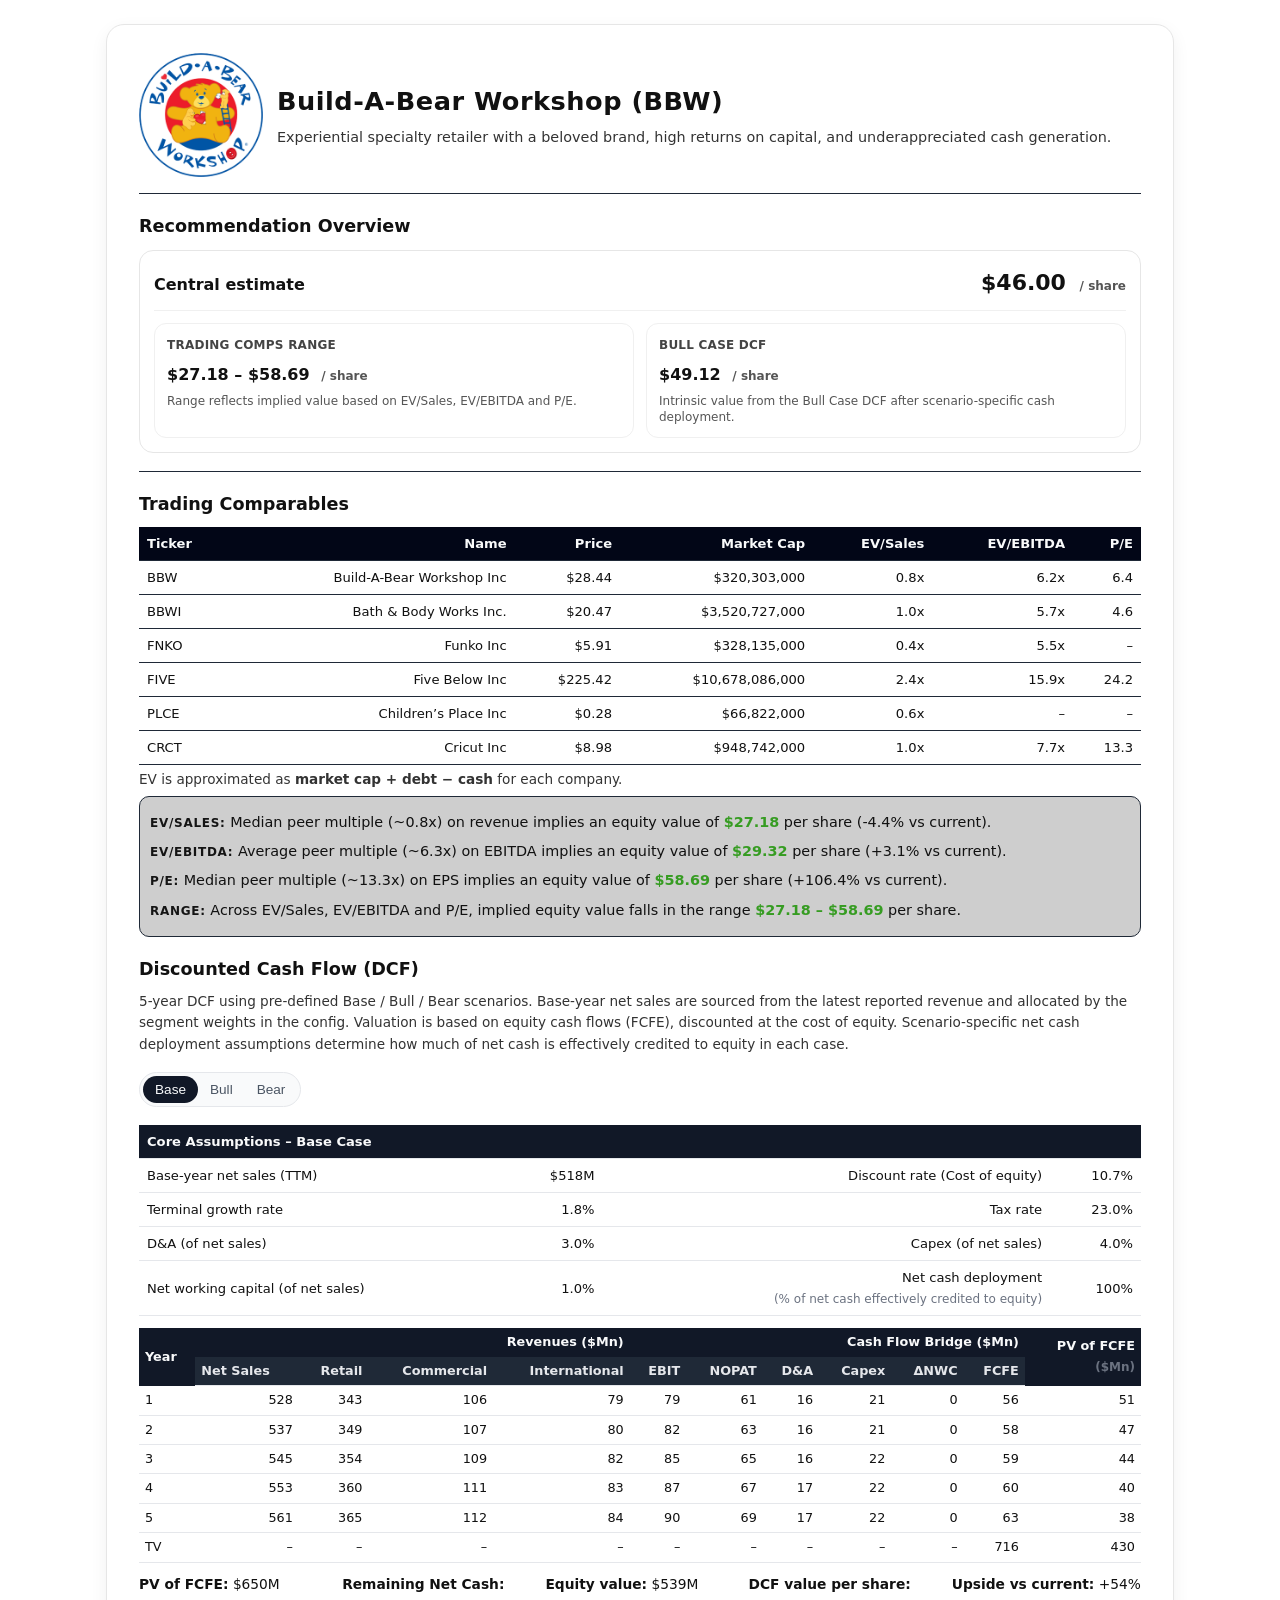
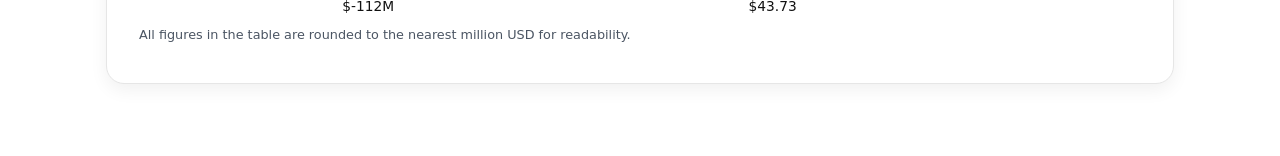
<file: theses/bbw.html>
<!DOCTYPE html>
<html lang="en">

<head>
  <meta charset="UTF-8" />
  <title>Build-A-Bear Inc. (BBW) – Equity Research Note</title>
  <meta name="viewport" content="width=device-width, initial-scale=1" />
  <link rel="stylesheet" href="../theses/thesis.css" />
</head>

<body>
  <main class="page">
    <section class="card">
      <header class="company-header">
        <div class="title-row">
          <div class="brand">
            <img class="company-logo" src="../images/Build-A-Bear-logo.png" alt="Build-a-bear logo" loading="eager"
              decoding="async" />
            <div class="brand-text">
              <h1>Build-A-Bear Workshop (BBW)</h1>
              <div class="tagline">
                Experiential specialty retailer with a beloved brand, high returns on capital, and
                underappreciated
                cash generation.
              </div>
            </div>
          </div>
        </div>
      </header>

      <section class="valuation-overview" style="margin-top: 12px;">
        <h2>Recommendation Overview</h2>

        <div class="rec-box">
          <div class="rec-box__top">
            <div class="rec-box__label">Central estimate</div>
            <div class="rec-box__value">
              <span id="val-blend">–</span>
              <span class="per-share">/ share</span>
            </div>
          </div>

          <div class="rec-box__grid">
            <div class="rec-box__item">
              <div class="rec-box__kicker">Trading comps range</div>
              <div class="rec-box__number">
                <span id="val-comp-range">–</span>
                <span class="per-share">/ share</span>
              </div>
              <div class="rec-box__note">
                Range reflects implied value based on EV/Sales, EV/EBITDA and P/E.
              </div>
            </div>

            <div class="rec-box__item">
              <div class="rec-box__kicker">Bull Case DCF</div>
              <div class="rec-box__number">
                <span id="val-dcf">–</span>
                <span class="per-share">/ share</span>
              </div>
              <div class="rec-box__note">
                Intrinsic value from the Bull Case DCF after scenario-specific cash deployment.
              </div>
            </div>
          </div>
        </div>
      </section>

      <!-- Narrative sections (profile, thesis, etc.) -->

      <div class="section-divider"></div>

      <!-- Trading comps -->
      <section style="margin-top: 14px;">
        <h2>Trading Comparables</h2>

        <table id="comps-table">
          <thead>
            <tr>
              <th>Ticker</th>
              <th>Name</th>
              <th>Price</th>
              <th>Market Cap</th>
              <th>EV/Sales</th>
              <th>EV/EBITDA</th>
              <th>P/E</th>
            </tr>
          </thead>
          <tbody>
            <!-- Filled by JS -->
          </tbody>
        </table>

        <p class="section-note">
          EV is approximated as <strong>market cap + debt − cash</strong> for each company.
        </p>

        <div id="implied-valuation" class="metric-block">
          <!-- Filled by JS: EV/Sales, EV/EBITDA, P/E implied prices & range -->
        </div>
      </section>

      <!-- DCF -->
      <section id="dcf" class="dcf-section">
        <h2>Discounted Cash Flow (DCF)</h2>
        <p class="section-note">
          5-year DCF using pre-defined Base / Bull / Bear scenarios. Base-year net sales
          are sourced from the latest reported revenue and allocated by the segment weights in the config.
          Valuation is based on equity cash flows (FCFE), discounted at the cost of equity.
          Scenario-specific net cash deployment assumptions determine how much of net cash
          is effectively credited to equity in each case.
        </p>


        <!-- Case tabs -->
        <div class="dcf-case-tabs" aria-label="DCF cases">
          <button type="button" class="dcf-case-tab active" data-dcf-case="base">Base</button>
          <button type="button" class="dcf-case-tab" data-dcf-case="bull">Bull</button>
          <button type="button" class="dcf-case-tab" data-dcf-case="bear">Bear</button>
        </div>

        <!-- Core assumptions (full width) -->
        <div class="dcf-core-assumptions">
          <table class="dcf-table">
            <thead>
              <tr>
                <th colspan="4">
                  Core Assumptions – <span id="dcf-case-label">Base</span> Case
                </th>
              </tr>
            </thead>
            <tbody>
              <tr>
                <td>Base-year net sales (TTM)</td>
                <td id="dcf-base-sales"></td>
                <td>Discount rate (Cost of equity)</td>
                <td id="dcf-assump-discount"></td>
              </tr>
              <tr>
                <td>Terminal growth rate</td>
                <td id="dcf-assump-tv"></td>
                <td>Tax rate</td>
                <td id="dcf-assump-tax"></td>
              </tr>
              <tr>
                <td>D&amp;A (of net sales)</td>
                <td id="dcf-assump-da"></td>
                <td>Capex (of net sales)</td>
                <td id="dcf-assump-capex"></td>
              </tr>
              <tr>
                <td>Net working capital (of net sales)</td>
                <td id="dcf-assump-nwc"></td>
                <td>Net cash deployment<br><span class="dcf-sub">(% of net cash effectively credited to equity)</span>
                </td>
                <td id="dcf-assump-netcash"></td>
              </tr>
            </tbody>

          </table>
        </div>

        <!-- DCF output (wide, more detailed) -->
        <div class="dcf-output-wide">
          <table class="dcf-results-table-wide">
            <thead id="dcf-results-head"></thead>
            <tbody id="dcf-results-rows">
              <!-- filled by JS -->
            </tbody>
          </table>

          <div class="dcf-summary">
            <div><strong>PV of FCFE:</strong> <span id="dcf-ev"></span></div>
            <div><strong>Remaining Net Cash:</strong> <span id="dcf-netcash"></span></div>
            <div><strong>Equity value:</strong> <span id="dcf-equity"></span></div>
            <div><strong>DCF value per share:</strong> <span id="dcf-price"></span></div>
            <div><strong>Upside vs current:</strong> <span id="dcf-upside"></span></div>
          </div>
        </div>

        <p class="dcf-note">
          All figures in the table are rounded to the nearest million USD for readability.
        </p>

      </section>
    </section>
  </main>



  <script>
    // ✅ Only thing you ever change in the HTML file
    const DEFAULT_TICKER = "BBW";

    // Optional: override via URL like: gme.html?t=BBW  (no code edits needed)
    const PAGE_TICKER =
      (new URLSearchParams(location.search).get("t") || DEFAULT_TICKER).toUpperCase();

    // Make available everywhere
    window.PAGE_TICKER = PAGE_TICKER;

    // Optional: auto-update title/header from fundamentals.json if available
    async function hydrateCompanyHeader() {
      try {
        const fAll = await loadJson("../fundamentals.json");
        const f = fAll?.[PAGE_TICKER] || fAll?.[PAGE_TICKER.toUpperCase()] || {};
        const name = f?.name || f?.companyName || f?.Name || null;
        const exchange = f?.exchange || f?.Exchange || "NYSE";

        const title = name ? `${name} (${PAGE_TICKER})` : PAGE_TICKER;

        const h1 = document.getElementById("company-name");
        if (h1) h1.textContent = title;

        const pill = document.getElementById("company-exchange-ticker");
        if (pill) pill.textContent = `${exchange}: ${PAGE_TICKER}`;

        document.title = `${title} – Equity Research Note`;
      } catch (_) {
        // keep existing static text if fundamentals.json missing fields
      }
    }

    document.addEventListener("DOMContentLoaded", hydrateCompanyHeader);
  </script>


  <!-- COMPS + IMPLIED VALUATION SCRIPT -->
  <script>
    async function loadJson(url) {
      const res = await fetch(url, { cache: "no-cache" });
      if (!res.ok) {
        throw new Error("Failed to load " + url + ": " + res.status);
      }
      return res.json();
    }

    function formatMoney0(x) {
      if (x == null || isNaN(x)) return "–";
      return (
        "$" +
        Number(x).toLocaleString("en-US", {
          maximumFractionDigits: 0,
          minimumFractionDigits: 0
        })
      );
    }

    function formatMoney2(x) {
      if (x == null || isNaN(x)) return "–";
      return (
        "$" +
        Number(x).toLocaleString("en-US", {
          minimumFractionDigits: 2,
          maximumFractionDigits: 2
        })
      );
    }

    function latestPriceFromHistory(history, symbol) {
      const series = history.symbols && history.symbols[symbol];
      if (!Array.isArray(series) || !series.length) return null;
      const last = series[series.length - 1];
      if (!last || typeof last.priceCents !== "number") return null;
      return last.priceCents / 100;
    }

    function avgAndMedian(values) {
      if (!Array.isArray(values) || values.length === 0) return null;
      const avg = values.reduce((acc, x) => acc + x, 0) / values.length;
      const sorted = [...values].sort((a, b) => a - b);
      const mid = Math.floor(sorted.length / 2);
      const median =
        sorted.length % 2 === 1
          ? sorted[mid]
          : (sorted[mid - 1] + sorted[mid]) / 2;
      return { avg, median };
    }

    function detectOutlierSymbols(pairs) {
      const vals = pairs
        .map((p) => p.value)
        .filter((v) => Number.isFinite(v));
      if (vals.length < 4) return new Set();

      const sorted = [...vals].sort((a, b) => a - b);
      const n = sorted.length;

      const q1 = sorted[Math.floor((n - 1) * 0.25)];
      const q3 = sorted[Math.floor((n - 1) * 0.75)];
      const iqr = q3 - q1;
      const lower = q1 - 1.5 * iqr;
      const upper = q3 + 1.5 * iqr;

      const out = new Set();
      for (const { sym, value } of pairs) {
        if (!Number.isFinite(value)) continue;
        if (value < lower || value > upper) {
          out.add(sym);
        }
      }
      return out;
    }

    function pickImplied(impliedAvg, impliedMed, spot, stats) {
      if (!stats) return null;
      const diffAvg = Math.abs(impliedAvg - spot);
      const diffMed = Math.abs(impliedMed - spot);
      const useAvg = diffAvg <= diffMed;
      const label = useAvg ? "Average" : "Median";
      const multiple = useAvg ? stats.avg : stats.median;
      const value = useAvg ? impliedAvg : impliedMed;
      return { label, multiple, value };
    }

    async function renderComps() {
      const ROOT = (window.PAGE_TICKER || "GME").toUpperCase();

      const tableBody = document.querySelector("#comps-table tbody");
      const impliedDiv = document.querySelector("#implied-valuation");
      if (!tableBody || !impliedDiv) return;

      tableBody.innerHTML = "";
      impliedDiv.innerHTML = "Loading…";

      // Load fundamentals + price history
      const [fundamentals, history] = await Promise.all([
        loadJson("../fundamentals.json"),
        loadJson("../prices_history.json"),
      ]);

      // Load comps_config.json to define the universe
      let compsConfig = null;
      try {
        compsConfig = await loadJson("../comps_config.json");
      } catch (err) {
        console.warn("Could not load comps_config.json; falling back to ROOT only.", err);
      }

      // Try to load thesis_targets.json for SSoT on the range (compsLow/compsHigh)
      let thesisTargets = null;
      try {
        thesisTargets = await loadJson("../thesis_targets.json");
      } catch (err) {
        console.warn("Could not load thesis_targets.json; using JS-only comps range.", err);
      }
      const thesisRow = thesisTargets && (thesisTargets[ROOT] || thesisTargets[ROOT.toUpperCase()]);

      // Define comps universe (including ROOT), de-duped
      let comps = (compsConfig && compsConfig[ROOT]) || [ROOT];
      if (!Array.isArray(comps)) comps = [ROOT];
      comps = comps
        .map((s) => (s == null ? "" : String(s).trim().toUpperCase()))
        .filter(Boolean);

      if (!comps.includes(ROOT)) comps.unshift(ROOT);

      // de-dupe while preserving order
      const seen = new Set();
      comps = comps.filter((x) => (seen.has(x) ? false : (seen.add(x), true)));

      // Build raw data for comps
      const compsData = comps.map((sym) => {
        const f = fundamentals[sym] || {};
        const price = latestPriceFromHistory(history, sym);
        const name = f.name || sym;
        const mktCap = f.marketCap || 0;
        const rev = f.revenueTtm || 0;
        const ebitda = f.ebitdaTtm || 0;
        const pe = f.pe || 0;
        const cash = f.cash || 0;
        const debt = f.totalDebt || f.debt || 0;

        const evRaw = mktCap + debt - cash; // EV ≈ equity + net debt

        const evSales =
          evRaw > 0 && rev > 0 ? evRaw / rev : NaN;
        const evEbitda =
          evRaw > 0 && ebitda > 0 ? evRaw / ebitda : NaN;

        return {
          sym,
          name,
          price,
          mktCap,
          evSales,
          evEbitda,
          pe,
          cash,
          debt,
          evRaw,
          rev,
          ebitda,
        };
      });

      // Outlier detection per metric (exclude ROOT itself when determining peers)
      const evSalesPairs = compsData
        .filter((d) => d.sym !== ROOT && Number.isFinite(d.evSales))
        .map((d) => ({ sym: d.sym, value: d.evSales }));

      const evEbitdaPairs = compsData
        .filter((d) => d.sym !== ROOT && Number.isFinite(d.evEbitda))
        .map((d) => ({ sym: d.sym, value: d.evEbitda }));

      const pePairs = compsData
        .filter((d) => d.sym !== ROOT && d.pe > 0)
        .map((d) => ({ sym: d.sym, value: d.pe }));

      const outliersEvSales = detectOutlierSymbols(evSalesPairs);
      const outliersEvEbitda = detectOutlierSymbols(evEbitdaPairs);
      const outliersPe = detectOutlierSymbols(pePairs);

      // Render table rows
      compsData.forEach((d) => {
        const tr = document.createElement("tr");

        const evSalesStr = Number.isFinite(d.evSales)
          ? d.evSales.toFixed(1) + "x"
          : "–";
        const evEbitdaStr = Number.isFinite(d.evEbitda)
          ? d.evEbitda.toFixed(1) + "x"
          : "–";
        const peStr = d.pe > 0 ? d.pe.toFixed(1) : "–";

        const evSalesCell = outliersEvSales.has(d.sym)
          ? `<span class="outlier">${evSalesStr}</span>`
          : evSalesStr;
        const evEbitdaCell = outliersEvEbitda.has(d.sym)
          ? `<span class="outlier">${evEbitdaStr}</span>`
          : evEbitdaStr;
        const peCell = outliersPe.has(d.sym)
          ? `<span class="outlier">${peStr}</span>`
          : peStr;

        tr.innerHTML = `
          <td>${d.sym}</td>
          <td>${d.name}</td>
          <td>${d.price != null ? formatMoney2(d.price) : "–"}</td>
          <td>${d.mktCap ? formatMoney0(d.mktCap) : "–"}</td>
          <td>${evSalesCell}</td>
          <td>${evEbitdaCell}</td>
          <td>${peCell}</td>
        `;
        tableBody.appendChild(tr);
      });

      // ---------- Implied valuations (for narrative) ----------

      const rootData = compsData.find((d) => d.sym === ROOT) || {};
      const priceRoot = rootData.price;
      const mktCapRoot = rootData.mktCap || 0;
      const fRoot = fundamentals[ROOT] || {};
      const revRoot = fRoot.revenueTtm || 0;
      const ebitdaRoot = fRoot.ebitdaTtm || 0;
      const peRoot = fRoot.pe || 0;
      const cashRoot = fRoot.cash || 0;
      const debtRoot = fRoot.totalDebt || fRoot.debt || 0;

      if (!(priceRoot != null && mktCapRoot > 0)) {
        impliedDiv.textContent =
          "Implied valuations not available (missing current price or market cap).";
        return;
      }

      const sharesRoot = mktCapRoot / priceRoot;
      const netCash = cashRoot - debtRoot;
      const netCashPerShare = sharesRoot > 0 ? netCash / sharesRoot : 0;
      const cashPerShare = sharesRoot > 0 ? cashRoot / sharesRoot : 0;

      const lines = [];
      const impliedPricesAll = [];

      // --- EV/Sales based valuation ---
      const peerEvSalesVals = compsData
        .filter(
          (d) =>
            d.sym !== ROOT &&
            Number.isFinite(d.evSales) &&
            !outliersEvSales.has(d.sym)
        )
        .map((d) => d.evSales);

      if (revRoot > 0 && sharesRoot > 0 && peerEvSalesVals.length) {
        const stats = avgAndMedian(peerEvSalesVals);

        const revenuePerShare = revRoot / sharesRoot;
        const impliedAvgEvPerShare = stats.avg * revenuePerShare;
        const impliedMedEvPerShare = stats.median * revenuePerShare;

        // Current EV/share = equity/share + net debt/share
        const currentEvPerShare = priceRoot - netCashPerShare;

        const pick = pickImplied(
          impliedAvgEvPerShare,
          impliedMedEvPerShare,
          currentEvPerShare,
          stats
        );

        if (pick) {
          // Convert EV to equity price per share by adding net cash per share
          const equityPrice = pick.value + netCashPerShare;
          const diffPct = (equityPrice / priceRoot - 1) * 100;

          impliedPricesAll.push(equityPrice);

          lines.push(
            `<p><span class="metric-label">EV/Sales:</span> ${pick.label} peer ` +
            `multiple (~${pick.multiple.toFixed(
              1
            )}x) on revenue implies an equity value of ` +
            `<span class="highlight">${formatMoney2(
              equityPrice
            )}</span> per share ` +
            `(${diffPct >= 0 ? "+" : ""}${diffPct.toFixed(
              1
            )}% vs current).</p>`
          );
        }
      } else {
        lines.push(
          `<p><span class="metric-label">EV/Sales:</span> Implied value not available ` +
          `(missing revenue or usable peer EV/Sales).</p>`
        );
      }

      // --- EV/EBITDA based valuation ---
      const peerEvEbitdaVals = compsData
        .filter(
          (d) =>
            d.sym !== ROOT &&
            Number.isFinite(d.evEbitda) &&
            !outliersEvEbitda.has(d.sym)
        )
        .map((d) => d.evEbitda);

      if (ebitdaRoot > 0 && sharesRoot > 0 && peerEvEbitdaVals.length) {
        const stats = avgAndMedian(peerEvEbitdaVals);

        const ebitdaPerShare = ebitdaRoot / sharesRoot;
        const impliedAvgEvPerShare = stats.avg * ebitdaPerShare;
        const impliedMedEvPerShare = stats.median * ebitdaPerShare;

        const currentEvPerShare = priceRoot - netCashPerShare;

        const pick = pickImplied(
          impliedAvgEvPerShare,
          impliedMedEvPerShare,
          currentEvPerShare,
          stats
        );

        if (pick) {
          const equityPrice = pick.value + netCashPerShare;
          const diffPct = (equityPrice / priceRoot - 1) * 100;

          impliedPricesAll.push(equityPrice);

          lines.push(
            `<p><span class="metric-label">EV/EBITDA:</span> ${pick.label} peer ` +
            `multiple (~${pick.multiple.toFixed(
              1
            )}x) on EBITDA implies an equity value of ` +
            `<span class="highlight">${formatMoney2(
              equityPrice
            )}</span> per share ` +
            `(${diffPct >= 0 ? "+" : ""}${diffPct.toFixed(
              1
            )}% vs current).</p>`
          );
        }
      } else {
        lines.push(
          `<p><span class="metric-label">EV/EBITDA:</span> Implied value not available ` +
          `(missing EBITDA or usable peer EV/EBITDA).</p>`
        );
      }

      // --- P/E based valuation ---
      const peerPeVals = compsData
        .filter(
          (d) => d.sym !== ROOT && d.pe > 0 && !outliersPe.has(d.sym)
        )
        .map((d) => d.pe);

      if (peRoot > 0 && peerPeVals.length) {
        const stats = avgAndMedian(peerPeVals);

        // Very rough EPS estimate from current price and ROOT's own P/E
        const epsRoot = priceRoot / peRoot;

        const impliedAvgPrice = stats.avg * epsRoot;
        const impliedMedPrice = stats.median * epsRoot;

        const pick = pickImplied(
          impliedAvgPrice,
          impliedMedPrice,
          priceRoot,
          stats
        );

        if (pick) {
          const equityPrice = pick.value; // P/E already equity-based
          const diffPct = (equityPrice / priceRoot - 1) * 100;

          impliedPricesAll.push(equityPrice);

          lines.push(
            `<p><span class="metric-label">P/E:</span> ${pick.label} peer ` +
            `multiple (~${pick.multiple.toFixed(
              1
            )}x) on EPS implies an equity value of ` +
            `<span class="highlight">${formatMoney2(
              equityPrice
            )}</span> per share ` +
            `(${diffPct >= 0 ? "+" : ""}${diffPct.toFixed(
              1
            )}% vs current).</p>`
          );
        }
      } else {
        lines.push(
          `<p><span class="metric-label">P/E:</span> Implied value not available ` +
          `(missing P/E or usable peer P/E multiples).</p>`
        );
      }

      // --- Final range (multiples-based), using thesis_targets if available ---

      let jsLow = null;
      let jsHigh = null;
      if (impliedPricesAll.length) {
        jsLow = Math.min(...impliedPricesAll);
        jsHigh = Math.max(...impliedPricesAll);
      }

      let rangeLow = null;
      let rangeHigh = null;

      // Prefer Python-computed values from thesis_targets.json
      if (
        thesisRow &&
        typeof thesisRow.compsLow === "number" &&
        typeof thesisRow.compsHigh === "number" &&
        isFinite(thesisRow.compsLow) &&
        isFinite(thesisRow.compsHigh)
      ) {
        rangeLow = thesisRow.compsLow;
        rangeHigh = thesisRow.compsHigh;
      } else if (
        jsLow != null &&
        jsHigh != null &&
        isFinite(jsLow) &&
        isFinite(jsHigh)
      ) {
        // Fallback to local JS-computed range if thesis_targets not available
        rangeLow = jsLow;
        rangeHigh = jsHigh;
      }

      if (rangeLow != null && rangeHigh != null) {
        // Store into global so the header overview can use the same numbers
        window.__compRange = {
          low: rangeLow,
          high: rangeHigh,
          netCashPerShare,
          cashPerShare,
          spot: priceRoot
        };
        window.__gmeCompRange = window.__compRange;

        if (typeof updateValuationOverview === "function") {
          updateValuationOverview();
        }

        lines.push(
          `<p><span class="metric-label">Range:</span> ` +
          `Across EV/Sales, EV/EBITDA and P/E, implied equity value ` +
          `falls in the range <span class="highlight">${formatMoney2(
            rangeLow
          )} – ${formatMoney2(
            rangeHigh
          )}</span> per share.`
        );
      } else {
        lines.push(
          `<p><span class="metric-label">Range (multiples-based):</span> ` +
          `No usable implied prices could be computed from the current ` +
          `peer set and fundamentals snapshot.</p>`
        );
      }

      impliedDiv.innerHTML = lines.join("");
    }


    document.addEventListener("DOMContentLoaded", () => {
      renderComps().catch((err) => {
        console.error(err);
        const impliedDiv = document.querySelector("#implied-valuation");
        if (impliedDiv) {
          impliedDiv.textContent =
            "Error loading comps / implied valuation data (see console).";
        }
      });
    });
  </script>

  <script>
    // ---------- DCF (FCFE-driven; sourced from JSON outputs) ----------

    const DCF_TICKER = (window.PAGE_TICKER || "GME").toUpperCase();

    let DCF_SEG_WEIGHTS = {
      collectibles: 0.19,
      hardware: 0.55,
      software: 0.26
    };

    let DCF_CASES = {};
    let DCF_ACTIVE_CASE = "base";

    let __thesisTargets = null;
    let __dcfConfig = null;
    let __fundamentals = null;
    let __dcfDetails = null; // optional: year-by-year rows (see note at bottom)

    function dcfHasNumber(x) {
      return typeof x === "number" && isFinite(x);
    }

    function dcfFmtMillionsNoDec(x) {
      if (!dcfHasNumber(x)) return "–";
      return x.toLocaleString("en-US", { maximumFractionDigits: 0 });
    }

    function dcfFmtMillionsLabel(x) {
      if (!dcfHasNumber(x)) return "–";
      return "$" + dcfFmtMillionsNoDec(x) + "M";
    }

    function dcfFmtPercent(x, digits = 1) {
      if (!dcfHasNumber(x)) return "–";
      return x.toFixed(digits) + "%";
    }

    function dcfGetCaseConfig(tickerCfg, caseKey) {
      const cases = tickerCfg && (tickerCfg.cases || tickerCfg.DCF_CASES || tickerCfg.dcfCases);
      if (cases && typeof cases === "object") return cases[caseKey] || null;
      // allow flat structure fallback
      return (tickerCfg && tickerCfg[caseKey]) || null;
    }

    function dcfSched(arr, idx, fallback = 0) {
      if (!Array.isArray(arr) || arr.length === 0) return fallback;
      if (idx < arr.length) return arr[idx];
      return arr[arr.length - 1];
    }

    async function tryLoadJson(url) {
      try {
        return await loadJson(url);
      } catch (e) {
        return null;
      }
    }

    async function loadThesisTargetsOnce() {
      if (__thesisTargets) return __thesisTargets;
      __thesisTargets = await loadJson("../thesis_targets.json");
      return __thesisTargets;
    }

    function getThesisRow() {
      return (__thesisTargets && (__thesisTargets[DCF_TICKER] || __thesisTargets[DCF_TICKER.toUpperCase()])) || null;
    }

    function getSpotFromAnywhere() {
      const row = getThesisRow();
      if (row && dcfHasNumber(row.spot)) return row.spot;
      if (window.__compRange && dcfHasNumber(window.__compRange.spot)) return window.__compRange.spot;
      if (window.__gmeCompRange && dcfHasNumber(window.__gmeCompRange.spot)) return window.__gmeCompRange.spot;
      return null;
    }

    function getDcfPriceForCase(caseKey) {
      const row = getThesisRow();
      if (!row) return null;

      if (caseKey === "base" && dcfHasNumber(row.dcfBase)) return row.dcfBase;
      if (caseKey === "bull" && dcfHasNumber(row.dcfBull)) return row.dcfBull;
      if (caseKey === "bear" && dcfHasNumber(row.dcfBear)) return row.dcfBear;

      // optional alt keys (if you ever rename)
      const alt = row.dcf && row.dcf[caseKey];
      if (dcfHasNumber(alt)) return alt;

      return null;
    }

    function getDetailsForCase(caseKey) {
      // optional structure:
      // { "GME": { "base": { "discountRatePct": 12.3, "rows": [...] }, "bull": {...} } }
      const t = (__dcfDetails && (__dcfDetails[DCF_TICKER] || __dcfDetails[DCF_TICKER.toUpperCase()])) || null;
      if (!t) return null;
      if (t.cases && t.cases[caseKey]) return t.cases[caseKey];
      return t[caseKey] || null;
    }

    function updateValuationOverview() {
      const compEl = document.getElementById("val-comp-range");
      const dcfEl = document.getElementById("val-dcf");
      const blendEl = document.getElementById("val-blend");
      const centralLabel = document.getElementById("central-estimate-inline");

      // comps range comes from the comps script (already using thesis_targets.json)
      const cr = window.__compRange || window.__gmeCompRange;
      if (compEl && cr) {
        const low = cr.low;
        const high = cr.high;
        if (dcfHasNumber(low) && dcfHasNumber(high)) {
          compEl.textContent = `${formatMoney2(low)} – ${formatMoney2(high)}`;
        }
      }

      const row = getThesisRow();
      if (!row) return;

      // DCF shown in the header = Bull DCF (single number)
      if (dcfEl && dcfHasNumber(row.dcfBull)) {
        dcfEl.textContent = formatMoney2(row.dcfBull);
        window.__dcfBull = row.dcfBull;
        window.__gmeDcfBull = row.dcfBull;
      }

      // Central estimate = whatever Python computed (already rounded)
      if (blendEl && dcfHasNumber(row.centralEstimate)) {
        blendEl.textContent = formatMoney2(row.centralEstimate);
      }

      if (centralLabel && dcfHasNumber(row.centralEstimate)) {
        centralLabel.textContent = formatMoney2(row.centralEstimate);
      }
    }

    function prettySegName(key) {
      return String(key)
        .replace(/[_\-]+/g, " ")
        .replace(/([a-z])([A-Z])/g, "$1 $2")
        .replace(/\b\w/g, (c) => c.toUpperCase());
    }

    function slug(s) {
      return String(s).toLowerCase().replace(/[^a-z0-9]+/g, "");
    }

    function getSegmentsForCase(caseKey) {
      const caseCfg = DCF_CASES[caseKey] || {};

      // Prefer growthSchedule keys
      const gs = caseCfg.growthSchedule;
      if (gs && typeof gs === "object" && !Array.isArray(gs)) {
        return Object.keys(gs).slice(0, 3);
      }

      // Fallback: segmentWeights keys
      if (DCF_SEG_WEIGHTS && typeof DCF_SEG_WEIGHTS === "object") {
        const keys = Object.keys(DCF_SEG_WEIGHTS).filter((k) => dcfHasNumber(DCF_SEG_WEIGHTS[k]));
        if (keys.length) return keys.slice(0, 3);
      }

      // Fallback: details rows segments object
      const det = getDetailsForCase(caseKey);
      const rows = det && (det.rows || det.years);
      if (Array.isArray(rows) && rows.length && rows[0] && rows[0].segments) {
        return Object.keys(rows[0].segments).slice(0, 3);
      }

      return [];
    }

    function getSegmentWeight(segKey, segs) {
      if (DCF_SEG_WEIGHTS && typeof DCF_SEG_WEIGHTS === "object") {
        if (dcfHasNumber(DCF_SEG_WEIGHTS[segKey])) return DCF_SEG_WEIGHTS[segKey];

        const target = slug(segKey);
        for (const [k, v] of Object.entries(DCF_SEG_WEIGHTS)) {
          if (slug(k) === target && dcfHasNumber(v)) return v;
        }
      }
      // fallback: equal weight if weights missing
      if (Array.isArray(segs) && segs.length) return 1 / segs.length;
      return null;
    }

    function getSegmentValue(r, segKey, totalSalesMn, segs) {
      const target = slug(segKey);

      // 1) Check common object holders first (supports both object and array forms)
      const holders = [
        "segments",
        "segmentSalesMn",
        "segmentRevenuesMn",
        "revenueBySegmentMn",
        "salesBySegmentMn",
        "segmentSales",
        "segmentRevenues",
        "revenueBySegment",
        "salesBySegment",
      ];

      for (const h of holders) {
        const obj = r && r[h];
        if (!obj) continue;

        // array form: assume same ordering as segs
        if (Array.isArray(obj) && Array.isArray(segs)) {
          const idx = segs.indexOf(segKey);
          if (idx >= 0 && dcfHasNumber(obj[idx])) return obj[idx];
        }

        // object form: direct key or slug-match
        if (obj && typeof obj === "object" && !Array.isArray(obj)) {
          if (dcfHasNumber(obj[segKey])) return obj[segKey];
          for (const [k, v] of Object.entries(obj)) {
            if (slug(k) === target && dcfHasNumber(v)) return v;
          }
        }
      }

      // 2) Legacy flat fields (e.g., collectiblesMn)
      const mnKey = segKey + "Mn";
      if (r && dcfHasNumber(r[mnKey])) return r[mnKey];
      if (r && dcfHasNumber(r[segKey])) return r[segKey];

      // 3) Last resort: derive from total sales using weights
      if (dcfHasNumber(totalSalesMn)) {
        const w = getSegmentWeight(segKey, segs);
        if (dcfHasNumber(w)) return totalSalesMn * w;
      }

      return null;
    }


    function renderWideDcfHeader(caseKey) {
      const thead = document.getElementById("dcf-results-head");
      if (!thead) return;

      const segs = getSegmentsForCase(caseKey);
      const revColspan = 1 + segs.length;

      thead.innerHTML = `
        <tr>
          <th rowspan="2">Year</th>
          <th colspan="${revColspan}">Revenues ($Mn)</th>
          <th colspan="6">Cash Flow Bridge ($Mn)</th>
          <th rowspan="2">PV of FCFE<br><span class="dcf-sub">($Mn)</span></th>
        </tr>
        <tr>
          <th>Net Sales</th>
          ${segs.map(s => `<th>${prettySegName(s)}</th>`).join("")}
          <th>EBIT</th>
          <th>NOPAT</th>
          <th>D&amp;A</th>
          <th>Capex</th>
          <th>ΔNWC</th>
          <th>FCFE</th>
        </tr>
      `;
    }

    function dcfRenderAssumptions(caseKey) {
      const caseCfg = (DCF_CASES && DCF_CASES[caseKey]) || {};

      const setText = (id, value) => {
        const el = document.getElementById(id);
        if (el) el.textContent = value;
      };

      const hasNum = (x) => typeof x === "number" && isFinite(x);

      const fmtMillionsLabel = (mn) => {
        if (!hasNum(mn)) return "–";
        return "$" + mn.toLocaleString("en-US", { maximumFractionDigits: 0 }) + "M";
      };

      const fmtPct = (x, d = 1) => (hasNum(x) ? x.toFixed(d) + "%" : "–");

      // Label
      setText("dcf-case-label", caseCfg.label || (caseKey[0].toUpperCase() + caseKey.slice(1)));

      // ---------- Base-year net sales (TTM) ----------
      // Support both shapes:
      //   fundamentals["GME"]
      //   fundamentals.symbols["GME"]
      const f =
        (__fundamentals && (__fundamentals[DCF_TICKER] || __fundamentals[DCF_TICKER.toUpperCase()])) ||
        (__fundamentals &&
          __fundamentals.symbols &&
          (__fundamentals.symbols[DCF_TICKER] || __fundamentals.symbols[DCF_TICKER.toUpperCase()])) ||
        {};

      // Support common keys
      const revenueTtm =
        (hasNum(f.revenueTtm) && f.revenueTtm) ||
        (hasNum(f.revenueTTM) && f.revenueTTM) ||
        (hasNum(f.revenue) && f.revenue) ||
        null;

      const sales0Mn = hasNum(revenueTtm) ? revenueTtm / 1_000_000.0 : null;
      setText("dcf-base-sales", hasNum(sales0Mn) ? fmtMillionsLabel(sales0Mn) : "–");

      // ---------- Discount rate (Cost of equity) ----------
      // Prefer dcf_details.json (generated by Python), fallback to "–"
      const det = getDetailsForCase ? getDetailsForCase(caseKey) : null;
      const kePct =
        (det && (det.costOfEquityPct ?? det.kePct ?? det.discountRatePct ?? det.discountRate)) ??
        null;

      setText("dcf-assump-discount", hasNum(kePct) ? fmtPct(kePct, 1) : "–");

      // Terminal growth
      setText("dcf-assump-tv", hasNum(caseCfg.terminalGrowth) ? fmtPct(caseCfg.terminalGrowth, 1) : "–");

      // Rest of core assumptions
      setText("dcf-assump-tax", hasNum(caseCfg.taxRate) ? fmtPct(caseCfg.taxRate, 1) : "–");
      setText("dcf-assump-da", hasNum(caseCfg.daPct) ? fmtPct(caseCfg.daPct, 1) : "–");
      setText("dcf-assump-capex", hasNum(caseCfg.capexPct) ? fmtPct(caseCfg.capexPct, 1) : "–");
      setText("dcf-assump-nwc", hasNum(caseCfg.nwcPct) ? fmtPct(caseCfg.nwcPct, 1) : "–");

      const m = caseCfg.netCashMultiplier;
      setText("dcf-assump-netcash", hasNum(m) ? Math.round(m * 100) + "%" : "–");
    }

    function dcfRenderRows(caseKey) {
      const tbody = document.getElementById("dcf-results-rows");
      if (!tbody) return;

      // Build the header for this case
      renderWideDcfHeader(caseKey);

      const details = getDetailsForCase(caseKey);
      const rows = details && (details.rows || details.years);
      const segs = getSegmentsForCase(caseKey);

      const totalCols = 1 + (1 + segs.length) + 6 + 1;

      if (!Array.isArray(rows) || rows.length === 0) {
        tbody.innerHTML =
          `<tr><td colspan="${totalCols}">DCF detail rows are not available. Generate an optional <code>dcf_details.json</code> in your pipeline if you want the year-by-year table populated.</td></tr>`;
        return;
      }

      const html = rows
        .map((r) => {
          const year = r.year ?? r.label ?? "–";

          const sales = r.salesMn ?? r.sales ?? r.netSalesMn;

          const ebit = r.ebitMn ?? r.ebit;
          const nopat = r.nopatMn ?? r.nopat;
          const da = r.daMn ?? r.da;
          const capex = r.capexMn ?? r.capex;
          const dnwc = r.deltaNwcMn ?? r.deltaNwc;
          const fcfe = r.fcfeMn ?? r.fcfe ?? r.fcfMn ?? r.fcf;
          const pv = r.pvMn ?? r.pv;

          const segCells = segs.map((segKey) => {
          const v = getSegmentValue(r, segKey, sales, segs);
          return `<td>${dcfHasNumber(v) ? dcfFmtMillionsNoDec(v) : "–"}</td>`;
          }).join("");


          const isTv = String(year).toUpperCase() === "TV";
          return `
          <tr class="${isTv ? "terminal-row" : ""}">
            <td>${year}</td>
            <td>${dcfHasNumber(sales) ? dcfFmtMillionsNoDec(sales) : "–"}</td>
            ${segCells}
            <td>${dcfHasNumber(ebit) ? dcfFmtMillionsNoDec(ebit) : "–"}</td>
            <td>${dcfHasNumber(nopat) ? dcfFmtMillionsNoDec(nopat) : "–"}</td>
            <td>${dcfHasNumber(da) ? dcfFmtMillionsNoDec(da) : "–"}</td>
            <td>${dcfHasNumber(capex) ? dcfFmtMillionsNoDec(capex) : "–"}</td>
            <td>${dcfHasNumber(dnwc) ? dcfFmtMillionsNoDec(dnwc) : "–"}</td>
            <td>${dcfHasNumber(fcfe) ? dcfFmtMillionsNoDec(fcfe) : "–"}</td>
            <td>${dcfHasNumber(pv) ? dcfFmtMillionsNoDec(pv) : "–"}</td>
          </tr>
        `;
        })
        .join("");

      tbody.innerHTML = html;
    }

    function dcfRenderSummary(caseKey) {
      const caseCfg = DCF_CASES[caseKey] || {};
      const dcfPrice = getDcfPriceForCase(caseKey);

      const spot = getSpotFromAnywhere();
      const f = __fundamentals && (__fundamentals[DCF_TICKER] || __fundamentals[DCF_TICKER.toUpperCase()]) || {};

      const cash = f.cash;
      const debt = f.debt ?? f.totalDebt;
      const netCash = (dcfHasNumber(cash) ? cash : 0) - (dcfHasNumber(debt) ? debt : 0); // absolute $
      const netCashMult = dcfHasNumber(caseCfg.netCashMultiplier) ? caseCfg.netCashMultiplier : 1.0;
      const netCashEff = netCash * netCashMult;

      // Shares: prefer explicit sharesOutstanding, else marketCap / spot
      let shares = null;
      if (dcfHasNumber(f.sharesOutstanding) && f.sharesOutstanding > 0) {
        shares = f.sharesOutstanding;
      } else if (dcfHasNumber(f.marketCap) && f.marketCap > 0 && dcfHasNumber(spot) && spot > 0) {
        shares = f.marketCap / spot;
      }

      const equityValue = dcfHasNumber(dcfPrice) && dcfHasNumber(shares) ? dcfPrice * shares : null;
      const pvFcfe = dcfHasNumber(equityValue) ? (equityValue - netCashEff) : null;

      const evEl = document.getElementById("dcf-ev");
      if (evEl) evEl.textContent = dcfHasNumber(pvFcfe) ? dcfFmtMillionsLabel(pvFcfe / 1_000_000.0) : "–";

      const ncEl = document.getElementById("dcf-netcash");
      if (ncEl) ncEl.textContent = dcfFmtMillionsLabel(netCashEff / 1_000_000.0);

      const eqEl = document.getElementById("dcf-equity");
      if (eqEl) eqEl.textContent = dcfHasNumber(equityValue) ? dcfFmtMillionsLabel(equityValue / 1_000_000.0) : "–";

      const priceEl = document.getElementById("dcf-price");
      if (priceEl) priceEl.textContent = dcfHasNumber(dcfPrice) ? formatMoney2(dcfPrice) : "–";

      const upEl = document.getElementById("dcf-upside");
      if (upEl) {
        if (dcfHasNumber(dcfPrice) && dcfHasNumber(spot) && spot > 0) {
          const up = (dcfPrice / spot - 1) * 100;
          upEl.textContent = (up >= 0 ? "+" : "") + up.toFixed(0) + "%";
        } else {
          upEl.textContent = "–";
        }
      }

      // Keep globals for any other parts of the page that still expect them
      if (caseKey === "base" && dcfHasNumber(dcfPrice)) window.__gmeDcfBase = dcfPrice;
      if (caseKey === "bull" && dcfHasNumber(dcfPrice)) window.__gmeDcfBull = dcfPrice;
      if (caseKey === "bear" && dcfHasNumber(dcfPrice)) window.__gmeDcfBear = dcfPrice;
    }

    function renderCase(caseKey) {
      if (!DCF_CASES[caseKey]) return;
      dcfRenderAssumptions(caseKey);
      dcfRenderRows(caseKey);
      dcfRenderSummary(caseKey);
      updateValuationOverview();
    }

    async function initDcfSection() {
      const section = document.getElementById("dcf");
      if (!section) return;

      try {
        await loadThesisTargetsOnce();
      } catch (e) {
        console.error("Failed to load thesis_targets.json:", e);
        return;
      }

      const dcfCfgAll = await loadJson("../dcf_config.json");
      __dcfConfig = dcfCfgAll;

      __fundamentals = await loadJson("../fundamentals.json");

      // Optional: if you generate this file, the year-by-year table will populate automatically
      __dcfDetails = await tryLoadJson("../dcf_details.json");

      const tickerCfg = dcfCfgAll && (dcfCfgAll[DCF_TICKER] || dcfCfgAll[DCF_TICKER.toUpperCase()]);
      if (!tickerCfg) {
        console.warn("No DCF config for", DCF_TICKER, "in dcf_config.json");
        return;
      }

      if (tickerCfg.segmentWeights) {
        DCF_SEG_WEIGHTS = tickerCfg.segmentWeights;
      }

      const cases = tickerCfg.cases || tickerCfg.DCF_CASES || tickerCfg.dcfCases;
      if (!cases) {
        console.warn("DCF config for", DCF_TICKER, "missing 'cases' key.");
        return;
      }

      DCF_CASES = cases;

      // Initial render (Base tab visible by default)
      if (!DCF_CASES[DCF_ACTIVE_CASE]) {
        DCF_ACTIVE_CASE = Object.keys(DCF_CASES)[0] || "base";
      }

      // Wire tabs
      const tabs = document.querySelectorAll(".dcf-case-tab");
      tabs.forEach((tab) => {
        tab.addEventListener("click", () => {
          const caseKey = tab.getAttribute("data-dcf-case");
          if (!DCF_CASES[caseKey]) return;
          DCF_ACTIVE_CASE = caseKey;
          tabs.forEach((t) => t.classList.remove("active"));
          tab.classList.add("active");
          renderCase(caseKey);
        });
      });

      // Render
      renderCase(DCF_ACTIVE_CASE);

      // Ensure overview box is consistent immediately
      updateValuationOverview();
    }

    document.addEventListener("DOMContentLoaded", initDcfSection);
  </script>

</body>

</html>
</file>
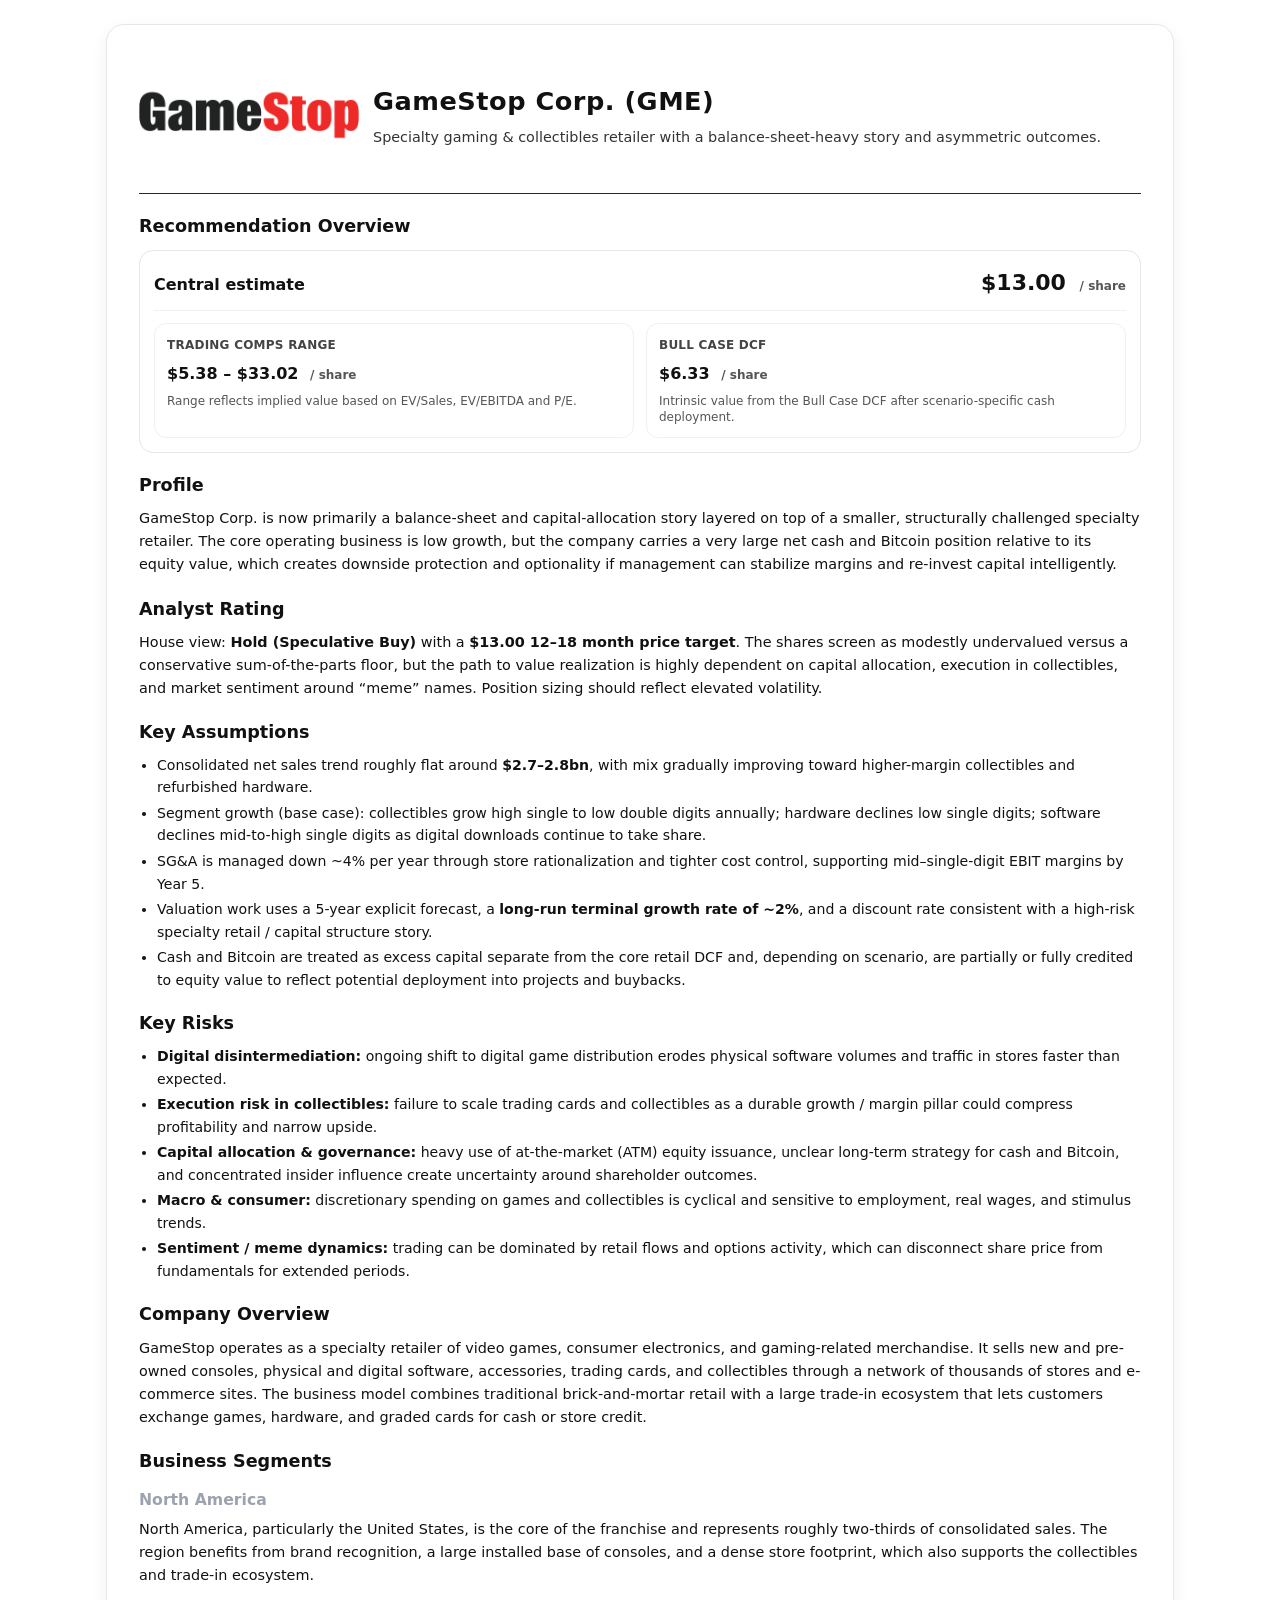
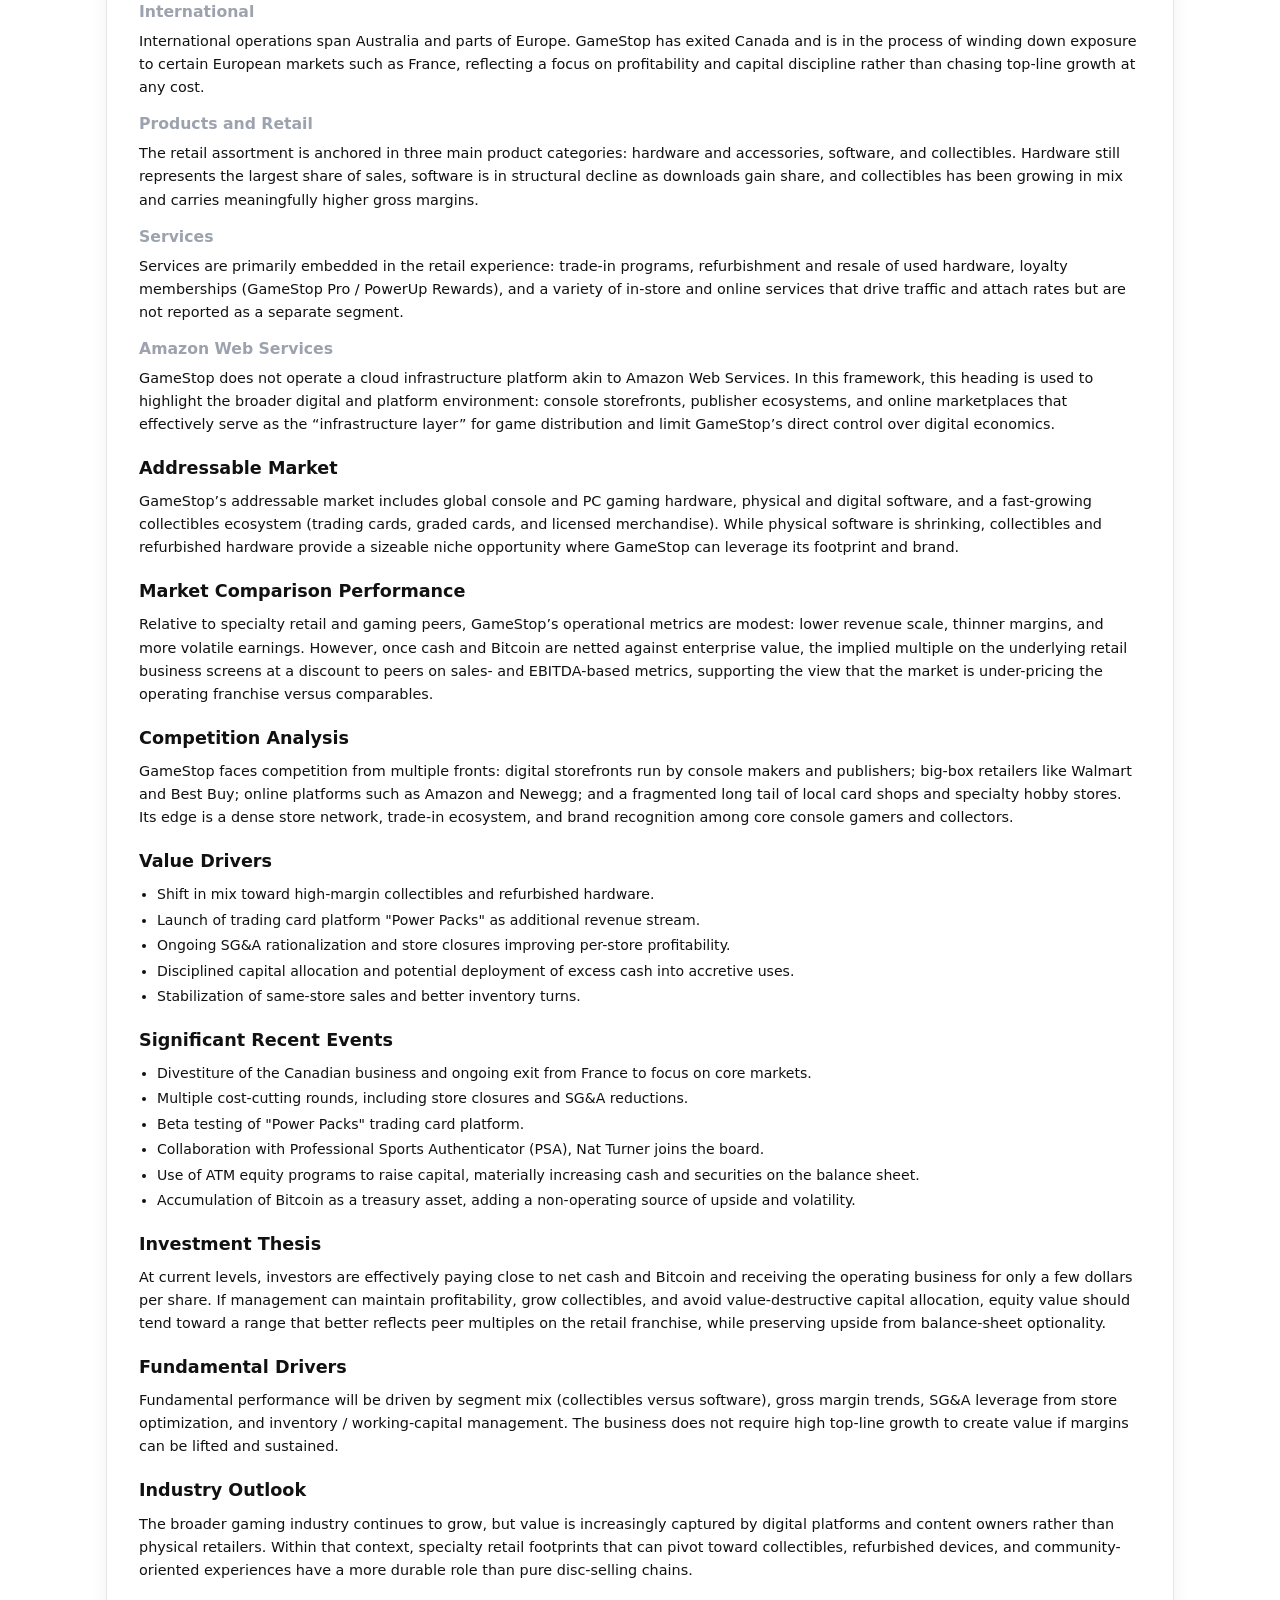
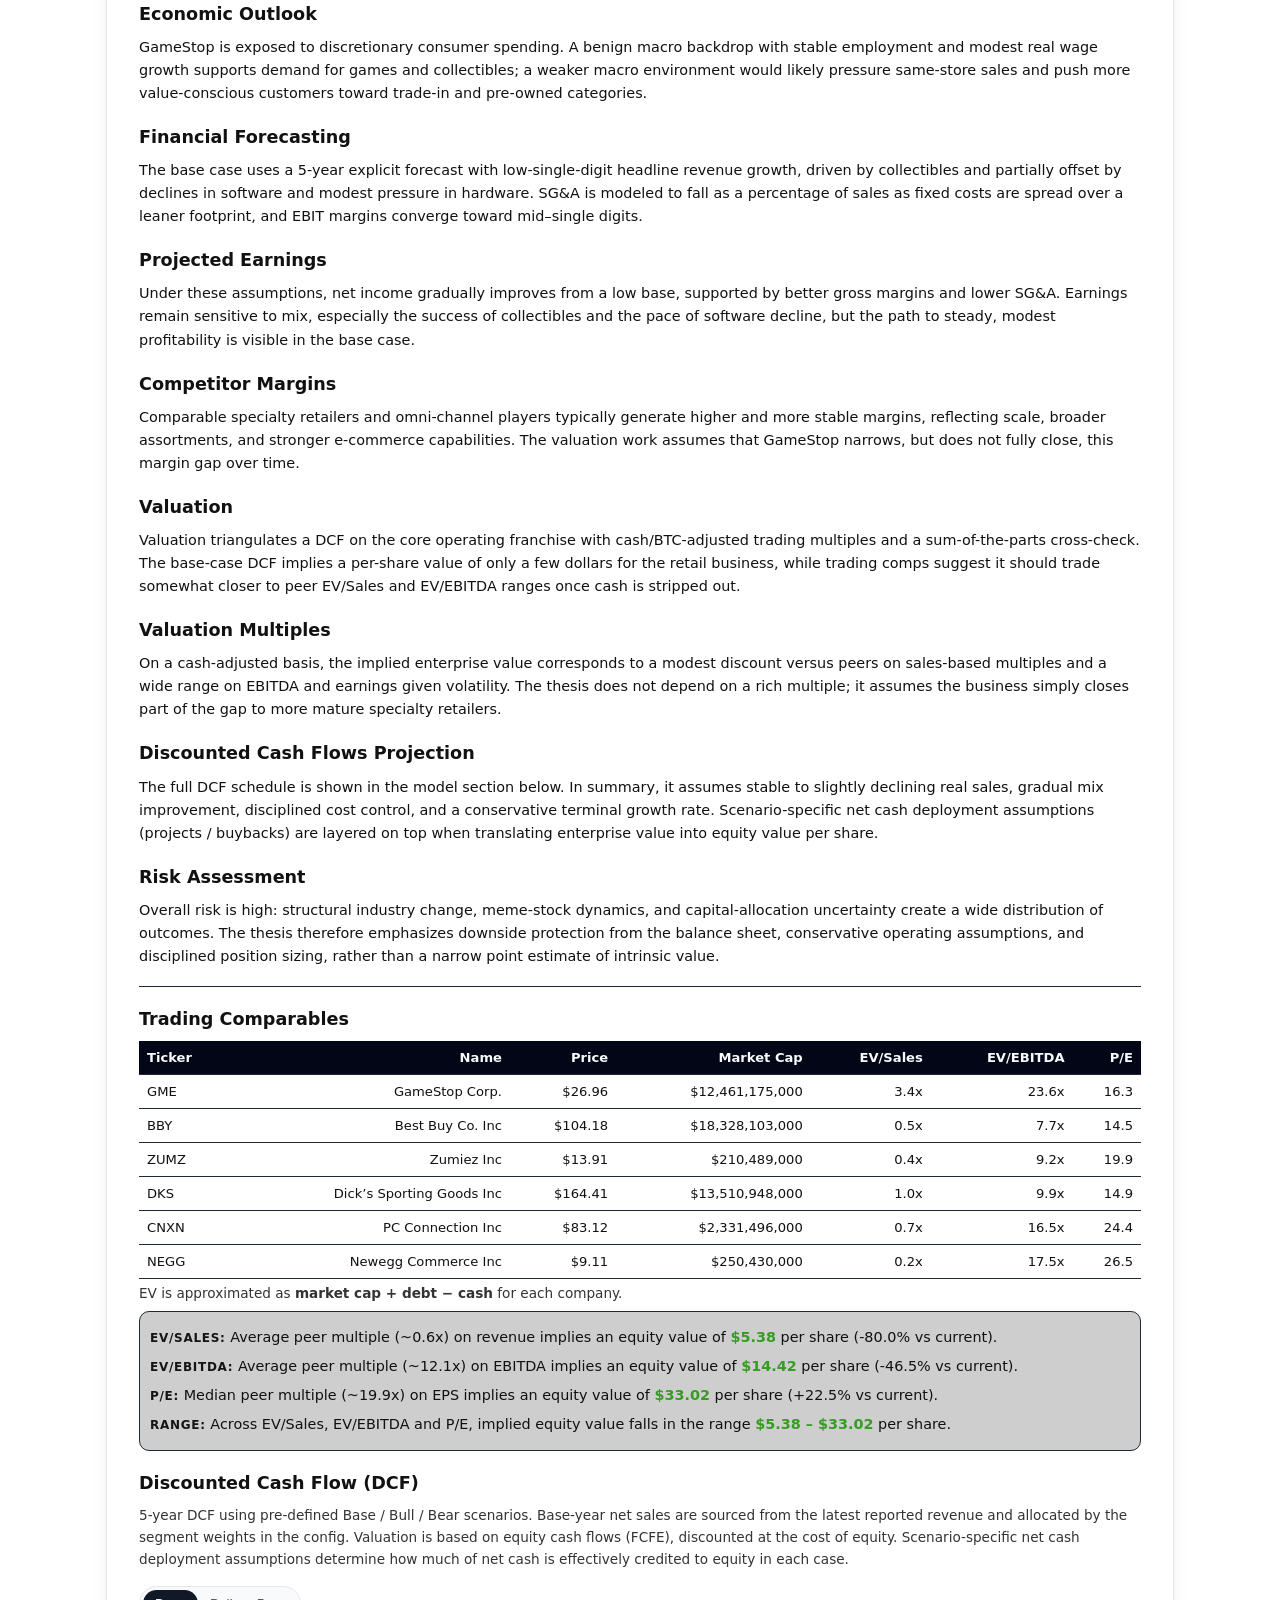
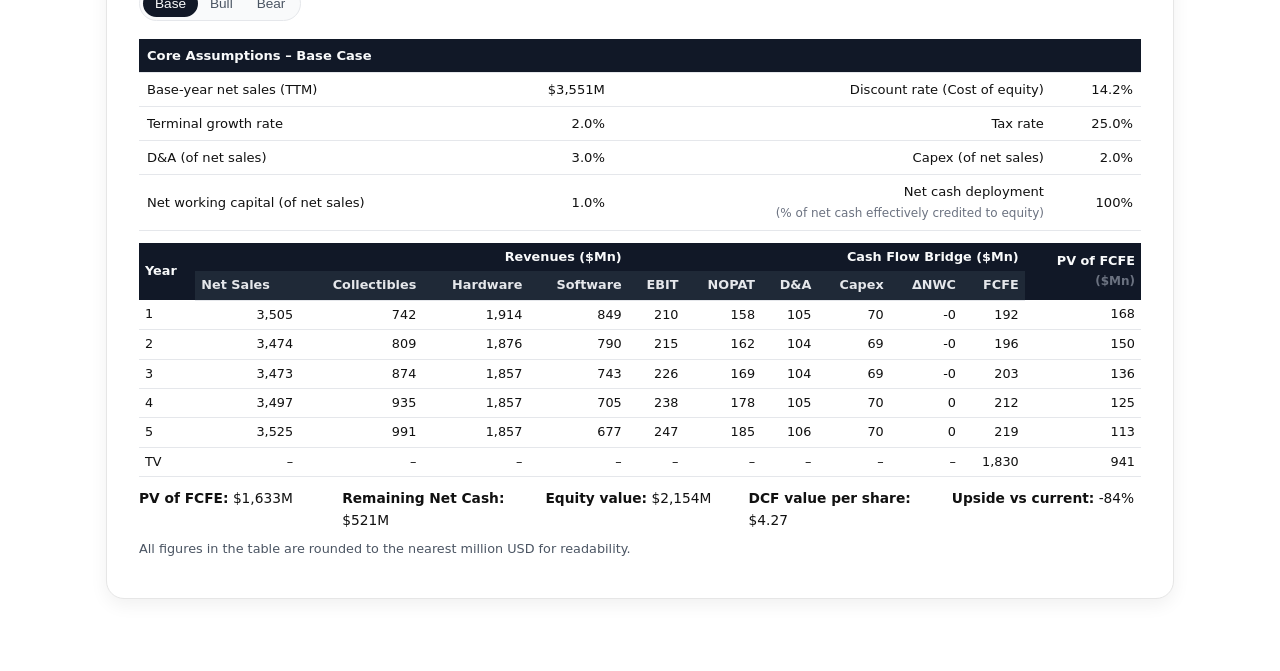
<file: theses/gme.html>
<!DOCTYPE html>
<html lang="en">

<head>
  <meta charset="UTF-8" />
  <title>GameStop Corp. (GME) – Equity Research Note</title>
  <meta name="viewport" content="width=device-width, initial-scale=1" />
  <link rel="stylesheet" href="../theses/thesis.css" />
</head>

<body>
  <main class="page">
    <section class="card">
      <header class="company-header">
        <div class="title-row">
          <div class="brand">
            <img class="company-logo" src="../images/GameStop-logo.png" alt="GameStop logo" loading="eager"
              decoding="async" />
            <div class="brand-text">
              <h1>GameStop Corp. (GME)</h1>
              <div class="tagline">
                Specialty gaming &amp; collectibles retailer with a balance-sheet-heavy story and asymmetric outcomes.
              </div>
            </div>
          </div>
        </div>
      </header>

      <section class="valuation-overview" style="margin-top: 12px;">
        <h2>Recommendation Overview</h2>

        <div class="rec-box">
          <div class="rec-box__top">
            <div class="rec-box__label">Central estimate</div>
            <div class="rec-box__value">
              <span id="val-blend">–</span>
              <span class="per-share">/ share</span>
            </div>
          </div>

          <div class="rec-box__grid">
            <div class="rec-box__item">
              <div class="rec-box__kicker">Trading comps range</div>
              <div class="rec-box__number">
                <span id="val-comp-range">–</span>
                <span class="per-share">/ share</span>
              </div>
              <div class="rec-box__note">
                Range reflects implied value based on EV/Sales, EV/EBITDA and P/E.
              </div>
            </div>

            <div class="rec-box__item">
              <div class="rec-box__kicker">Bull Case DCF</div>
              <div class="rec-box__number">
                <span id="val-dcf">–</span>
                <span class="per-share">/ share</span>
              </div>
              <div class="rec-box__note">
                Intrinsic value from the Bull Case DCF after scenario-specific cash deployment.
              </div>
            </div>
          </div>
        </div>
      </section>

      <!-- Narrative sections (profile, thesis, etc.) -->

      <section style="margin-top: 12px;">
        <h2>Profile</h2>
        <p>
          GameStop Corp. is now primarily a balance-sheet and capital-allocation story layered on top of a smaller,
          structurally challenged specialty retailer. The core operating business is low growth, but the company
          carries a very large net cash and Bitcoin position relative to its equity value, which creates downside
          protection and optionality if management can stabilize margins and re-invest capital intelligently.
        </p>

        <h2>Analyst Rating</h2>
        <p>
          House view: <strong>Hold (Speculative Buy)</strong> with a
            <strong><span id="central-estimate-inline">–</span> 12–18 month price target</strong>.
          The shares screen as modestly undervalued versus a conservative sum-of-the-parts floor, but the path to
          value realization is highly dependent on capital allocation, execution in collectibles, and market sentiment
          around “meme” names. Position sizing should reflect elevated volatility.
        </p>

        <h2>Key Assumptions</h2>
        <ul>
          <li>
            Consolidated net sales trend roughly flat around <strong>$2.7–2.8bn</strong>, with mix gradually
            improving toward higher-margin collectibles and refurbished hardware.
          </li>
          <li>
            Segment growth (base case): collectibles grow high single to low double digits annually; hardware declines
            low single digits; software declines mid-to-high single digits as digital downloads continue to take share.
          </li>
          <li>
            SG&amp;A is managed down ~4% per year through store rationalization and tighter cost control, supporting
            mid–single-digit EBIT margins by Year&nbsp;5.
          </li>
          <li>
            Valuation work uses a 5-year explicit forecast, a <strong>long-run terminal growth rate of ~2%</strong>,
            and a discount rate consistent with a high-risk specialty retail / capital structure story.
          </li>
          <li>
            Cash and Bitcoin are treated as excess capital separate from the core retail DCF and, depending on scenario,
            are partially or fully credited to equity value to reflect potential deployment into projects and buybacks.
          </li>
        </ul>

        <h2>Key Risks</h2>
        <ul>
          <li>
            <strong>Digital disintermediation:</strong> ongoing shift to digital game distribution erodes physical
            software volumes and traffic in stores faster than expected.
          </li>
          <li>
            <strong>Execution risk in collectibles:</strong> failure to scale trading cards and collectibles as a
            durable growth / margin pillar could compress profitability and narrow upside.
          </li>
          <li>
            <strong>Capital allocation &amp; governance:</strong> heavy use of at-the-market (ATM) equity issuance,
            unclear long-term strategy for cash and Bitcoin, and concentrated insider influence create uncertainty
            around shareholder outcomes.
          </li>
          <li>
            <strong>Macro &amp; consumer:</strong> discretionary spending on games and collectibles is cyclical and
            sensitive to employment, real wages, and stimulus trends.
          </li>
          <li>
            <strong>Sentiment / meme dynamics:</strong> trading can be dominated by retail flows and options activity,
            which can disconnect share price from fundamentals for extended periods.
          </li>
        </ul>

        <h2>Company Overview</h2>
        <p>
          GameStop operates as a specialty retailer of video games, consumer electronics, and gaming-related
          merchandise. It sells new and pre-owned consoles, physical and digital software, accessories, trading cards,
          and collectibles through a network of thousands of stores and e-commerce sites. The business model combines
          traditional brick-and-mortar retail with a large trade-in ecosystem that lets customers exchange games,
          hardware, and graded cards for cash or store credit.
        </p>

        <h2>Business Segments</h2>

        <h3>North America</h3>
        <p>
          North America, particularly the United States, is the core of the franchise and represents roughly
          two-thirds of consolidated sales. The region benefits from brand recognition, a large installed base of
          consoles, and a dense store footprint, which also supports the collectibles and trade-in ecosystem.
        </p>

        <h3>International</h3>
        <p>
          International operations span Australia and parts of Europe. GameStop has exited Canada and is in the
          process of winding down exposure to certain European markets such as France, reflecting a focus on
          profitability and capital discipline rather than chasing top-line growth at any cost.
        </p>

        <h3>Products and Retail</h3>
        <p>
          The retail assortment is anchored in three main product categories: hardware and accessories, software, and
          collectibles. Hardware still represents the largest share of sales, software is in structural decline as
          downloads gain share, and collectibles has been growing in mix and carries meaningfully higher gross margins.
        </p>

        <h3>Services</h3>
        <p>
          Services are primarily embedded in the retail experience: trade-in programs, refurbishment and resale of
          used hardware, loyalty memberships (GameStop Pro / PowerUp Rewards), and a variety of in-store and online
          services that drive traffic and attach rates but are not reported as a separate segment.
        </p>

        <h3>Amazon Web Services</h3>
        <p>
          GameStop does not operate a cloud infrastructure platform akin to Amazon Web Services. In this framework,
          this heading is used to highlight the broader digital and platform environment: console storefronts,
          publisher ecosystems, and online marketplaces that effectively serve as the “infrastructure layer” for game
          distribution and limit GameStop’s direct control over digital economics.
        </p>

        <h2>Addressable Market</h2>
        <p>
          GameStop’s addressable market includes global console and PC gaming hardware, physical and digital
          software, and a fast-growing collectibles ecosystem (trading cards, graded cards, and licensed merchandise).
          While physical software is shrinking, collectibles and refurbished hardware provide a sizeable niche
          opportunity where GameStop can leverage its footprint and brand.
        </p>

        <h2>Market Comparison Performance</h2>
        <p>
          Relative to specialty retail and gaming peers, GameStop’s operational metrics are modest: lower revenue
          scale, thinner margins, and more volatile earnings. However, once cash and Bitcoin are netted against
          enterprise value, the implied multiple on the underlying retail business screens at a discount to peers on
          sales- and EBITDA-based metrics, supporting the view that the market is under-pricing the operating
          franchise versus comparables.
        </p>

        <h2>Competition Analysis</h2>
        <p>
          GameStop faces competition from multiple fronts: digital storefronts run by console makers and publishers;
          big-box retailers like Walmart and Best Buy; online platforms such as Amazon and Newegg; and a fragmented
          long tail of local card shops and specialty hobby stores. Its edge is a dense store network, trade-in
          ecosystem, and brand recognition among core console gamers and collectors.
        </p>

        <h2>Value Drivers</h2>
        <ul>
          <li>Shift in mix toward high-margin collectibles and refurbished hardware.</li>
          <li>Launch of trading card platform "Power Packs" as additional revenue stream.</li>
          <li>Ongoing SG&amp;A rationalization and store closures improving per-store profitability.</li>
          <li>Disciplined capital allocation and potential deployment of excess cash into accretive uses.</li>
          <li>Stabilization of same-store sales and better inventory turns.</li>
        </ul>

        <h2>Significant Recent Events</h2>
        <ul>
          <li>Divestiture of the Canadian business and ongoing exit from France to focus on core markets.</li>
          <li>Multiple cost-cutting rounds, including store closures and SG&amp;A reductions.</li>
          <li>Beta testing of "Power Packs" trading card platform.</li>
          <li>Collaboration with Professional Sports Authenticator (PSA), Nat Turner joins the board.</li>
          <li>Use of ATM equity programs to raise capital, materially increasing cash and securities on the balance
            sheet.</li>
          <li>Accumulation of Bitcoin as a treasury asset, adding a non-operating source of upside and volatility.</li>
        </ul>

        <h2>Investment Thesis</h2>
        <p>
          At current levels, investors are effectively paying close to net cash and Bitcoin and receiving the operating
          business for only a few dollars per share. If management can maintain profitability, grow collectibles,
          and avoid value-destructive capital allocation, equity value should tend toward a range that better reflects
          peer multiples on the retail franchise, while preserving upside from balance-sheet optionality.
        </p>

        <h2>Fundamental Drivers</h2>
        <p>
          Fundamental performance will be driven by segment mix (collectibles versus software), gross margin trends,
          SG&amp;A leverage from store optimization, and inventory / working-capital management. The business does not
          require high top-line growth to create value if margins can be lifted and sustained.
        </p>

        <h2>Industry Outlook</h2>
        <p>
          The broader gaming industry continues to grow, but value is increasingly captured by digital platforms and
          content owners rather than physical retailers. Within that context, specialty retail footprints that can pivot
          toward collectibles, refurbished devices, and community-oriented experiences have a more durable role than
          pure disc-selling chains.
        </p>

        <h2>Economic Outlook</h2>
        <p>
          GameStop is exposed to discretionary consumer spending. A benign macro backdrop with stable employment and
          modest real wage growth supports demand for games and collectibles; a weaker macro environment would likely
          pressure same-store sales and push more value-conscious customers toward trade-in and pre-owned categories.
        </p>

        <h2>Financial Forecasting</h2>
        <p>
          The base case uses a 5-year explicit forecast with low-single-digit headline revenue growth, driven by
          collectibles and partially offset by declines in software and modest pressure in hardware. SG&amp;A is
          modeled to fall as a percentage of sales as fixed costs are spread over a leaner footprint, and EBIT margins
          converge toward mid–single digits.
        </p>

        <h2>Projected Earnings</h2>
        <p>
          Under these assumptions, net income gradually improves from a low base, supported by better gross margins
          and lower SG&amp;A. Earnings remain sensitive to mix, especially the success of collectibles and the pace of
          software decline, but the path to steady, modest profitability is visible in the base case.
        </p>

        <h2>Competitor Margins</h2>
        <p>
          Comparable specialty retailers and omni-channel players typically generate higher and more stable margins,
          reflecting scale, broader assortments, and stronger e-commerce capabilities. The valuation work assumes that
          GameStop narrows, but does not fully close, this margin gap over time.
        </p>

        <h2>Valuation</h2>
        <p>
          Valuation triangulates a DCF on the core operating franchise with cash/BTC-adjusted trading multiples and
          a sum-of-the-parts cross-check. The base-case DCF implies a per-share value of only a few dollars for the
          retail business, while trading comps suggest it should trade somewhat closer to peer EV/Sales and EV/EBITDA
          ranges once cash is stripped out.
        </p>

        <h2>Valuation Multiples</h2>
        <p>
          On a cash-adjusted basis, the implied enterprise value corresponds to a modest discount versus peers on
          sales-based multiples and a wide range on EBITDA and earnings given volatility. The thesis does not depend
          on a rich multiple; it assumes the business simply closes part of the gap to more mature specialty retailers.
        </p>

        <h2>Discounted Cash Flows Projection</h2>
        <p>
          The full DCF schedule is shown in the model section below. In summary, it assumes stable to slightly
          declining real sales, gradual mix improvement, disciplined cost control, and a conservative terminal growth
          rate. Scenario-specific net cash deployment assumptions (projects / buybacks) are layered on top when
          translating enterprise value into equity value per share.
        </p>

        <h2>Risk Assessment</h2>
        <p>
          Overall risk is high: structural industry change, meme-stock dynamics, and capital-allocation uncertainty
          create a wide distribution of outcomes. The thesis therefore emphasizes downside protection from the balance
          sheet, conservative operating assumptions, and disciplined position sizing, rather than a narrow point
          estimate of intrinsic value.
        </p>
      </section>


      <div class="section-divider"></div>

      <!-- Trading comps -->
      <section style="margin-top: 14px;">
        <h2>Trading Comparables</h2>

        <table id="comps-table">
          <thead>
            <tr>
              <th>Ticker</th>
              <th>Name</th>
              <th>Price</th>
              <th>Market Cap</th>
              <th>EV/Sales</th>
              <th>EV/EBITDA</th>
              <th>P/E</th>
            </tr>
          </thead>
          <tbody>
            <!-- Filled by JS -->
          </tbody>
        </table>

        <p class="section-note">
          EV is approximated as <strong>market cap + debt − cash</strong> for each company.
        </p>

        <div id="implied-valuation" class="metric-block">
          <!-- Filled by JS: EV/Sales, EV/EBITDA, P/E implied prices & range -->
        </div>
      </section>

      <!-- DCF -->
      <section id="dcf" class="dcf-section">
        <h2>Discounted Cash Flow (DCF)</h2>
        <p class="section-note">
          5-year DCF using pre-defined Base / Bull / Bear scenarios. Base-year net sales
          are sourced from the latest reported revenue and allocated by the segment weights in the config.
          Valuation is based on equity cash flows (FCFE), discounted at the cost of equity.
          Scenario-specific net cash deployment assumptions determine how much of net cash
          is effectively credited to equity in each case.
        </p>


        <!-- Case tabs -->
        <div class="dcf-case-tabs" aria-label="DCF cases">
          <button type="button" class="dcf-case-tab active" data-dcf-case="base">Base</button>
          <button type="button" class="dcf-case-tab" data-dcf-case="bull">Bull</button>
          <button type="button" class="dcf-case-tab" data-dcf-case="bear">Bear</button>
        </div>

        <!-- Core assumptions (full width) -->
        <div class="dcf-core-assumptions">
          <table class="dcf-table">
            <thead>
              <tr>
                <th colspan="4">
                  Core Assumptions – <span id="dcf-case-label">Base</span> Case
                </th>
              </tr>
            </thead>
            <tbody>
              <tr>
                <td>Base-year net sales (TTM)</td>
                <td id="dcf-base-sales"></td>
                <td>Discount rate (Cost of equity)</td>
                <td id="dcf-assump-discount"></td>
              </tr>
              <tr>
                <td>Terminal growth rate</td>
                <td id="dcf-assump-tv"></td>
                <td>Tax rate</td>
                <td id="dcf-assump-tax"></td>
              </tr>
              <tr>
                <td>D&amp;A (of net sales)</td>
                <td id="dcf-assump-da"></td>
                <td>Capex (of net sales)</td>
                <td id="dcf-assump-capex"></td>
              </tr>
              <tr>
                <td>Net working capital (of net sales)</td>
                <td id="dcf-assump-nwc"></td>
                <td>Net cash deployment<br><span class="dcf-sub">(% of net cash effectively credited to equity)</span>
                </td>
                <td id="dcf-assump-netcash"></td>
              </tr>
            </tbody>

          </table>
        </div>

        <!-- DCF output (wide, more detailed) -->
        <div class="dcf-output-wide">
          <table class="dcf-results-table-wide">
            <thead id="dcf-results-head"></thead>
            <tbody id="dcf-results-rows">
              <!-- filled by JS -->
            </tbody>
          </table>

          <div class="dcf-summary">
            <div><strong>PV of FCFE:</strong> <span id="dcf-ev"></span></div>
            <div><strong>Remaining Net Cash:</strong> <span id="dcf-netcash"></span></div>
            <div><strong>Equity value:</strong> <span id="dcf-equity"></span></div>
            <div><strong>DCF value per share:</strong> <span id="dcf-price"></span></div>
            <div><strong>Upside vs current:</strong> <span id="dcf-upside"></span></div>
          </div>
        </div>

        <p class="dcf-note">
          All figures in the table are rounded to the nearest million USD for readability.
        </p>

      </section>
    </section>
  </main>



  <script>
    // ✅ Only thing you ever change in the HTML file
    const DEFAULT_TICKER = "GME";

    // Optional: override via URL like: gme.html?t=BBW  (no code edits needed)
    const PAGE_TICKER =
      (new URLSearchParams(location.search).get("t") || DEFAULT_TICKER).toUpperCase();

    // Make available everywhere
    window.PAGE_TICKER = PAGE_TICKER;

    // Optional: auto-update title/header from fundamentals.json if available
    async function hydrateCompanyHeader() {
      try {
        const fAll = await loadJson("../fundamentals.json");
        const f = fAll?.[PAGE_TICKER] || fAll?.[PAGE_TICKER.toUpperCase()] || {};
        const name = f?.name || f?.companyName || f?.Name || null;
        const exchange = f?.exchange || f?.Exchange || "NYSE";

        const title = name ? `${name} (${PAGE_TICKER})` : PAGE_TICKER;

        const h1 = document.getElementById("company-name");
        if (h1) h1.textContent = title;

        const pill = document.getElementById("company-exchange-ticker");
        if (pill) pill.textContent = `${exchange}: ${PAGE_TICKER}`;

        document.title = `${title} – Equity Research Note`;
      } catch (_) {
        // keep existing static text if fundamentals.json missing fields
      }
    }

    document.addEventListener("DOMContentLoaded", hydrateCompanyHeader);
  </script>


  <!-- COMPS + IMPLIED VALUATION SCRIPT -->
  <script>
    async function loadJson(url) {
      const res = await fetch(url, { cache: "no-cache" });
      if (!res.ok) {
        throw new Error("Failed to load " + url + ": " + res.status);
      }
      return res.json();
    }

    function formatMoney0(x) {
      if (x == null || isNaN(x)) return "–";
      return (
        "$" +
        Number(x).toLocaleString("en-US", {
          maximumFractionDigits: 0,
          minimumFractionDigits: 0
        })
      );
    }

    function formatMoney2(x) {
      if (x == null || isNaN(x)) return "–";
      return (
        "$" +
        Number(x).toLocaleString("en-US", {
          minimumFractionDigits: 2,
          maximumFractionDigits: 2
        })
      );
    }

    function latestPriceFromHistory(history, symbol) {
      const series = history.symbols && history.symbols[symbol];
      if (!Array.isArray(series) || !series.length) return null;
      const last = series[series.length - 1];
      if (!last || typeof last.priceCents !== "number") return null;
      return last.priceCents / 100;
    }

    function avgAndMedian(values) {
      if (!Array.isArray(values) || values.length === 0) return null;
      const avg = values.reduce((acc, x) => acc + x, 0) / values.length;
      const sorted = [...values].sort((a, b) => a - b);
      const mid = Math.floor(sorted.length / 2);
      const median =
        sorted.length % 2 === 1
          ? sorted[mid]
          : (sorted[mid - 1] + sorted[mid]) / 2;
      return { avg, median };
    }

    function detectOutlierSymbols(pairs) {
      const vals = pairs
        .map((p) => p.value)
        .filter((v) => Number.isFinite(v));
      if (vals.length < 4) return new Set();

      const sorted = [...vals].sort((a, b) => a - b);
      const n = sorted.length;

      const q1 = sorted[Math.floor((n - 1) * 0.25)];
      const q3 = sorted[Math.floor((n - 1) * 0.75)];
      const iqr = q3 - q1;
      const lower = q1 - 1.5 * iqr;
      const upper = q3 + 1.5 * iqr;

      const out = new Set();
      for (const { sym, value } of pairs) {
        if (!Number.isFinite(value)) continue;
        if (value < lower || value > upper) {
          out.add(sym);
        }
      }
      return out;
    }

    function pickImplied(impliedAvg, impliedMed, spot, stats) {
      if (!stats) return null;
      const diffAvg = Math.abs(impliedAvg - spot);
      const diffMed = Math.abs(impliedMed - spot);
      const useAvg = diffAvg <= diffMed;
      const label = useAvg ? "Average" : "Median";
      const multiple = useAvg ? stats.avg : stats.median;
      const value = useAvg ? impliedAvg : impliedMed;
      return { label, multiple, value };
    }

    async function renderComps() {
      const ROOT = (window.PAGE_TICKER || "GME").toUpperCase();

      const tableBody = document.querySelector("#comps-table tbody");
      const impliedDiv = document.querySelector("#implied-valuation");
      if (!tableBody || !impliedDiv) return;

      tableBody.innerHTML = "";
      impliedDiv.innerHTML = "Loading…";

      // Load fundamentals + price history
      const [fundamentals, history] = await Promise.all([
        loadJson("../fundamentals.json"),
        loadJson("../prices_history.json"),
      ]);

      // Load comps_config.json to define the universe
      let compsConfig = null;
      try {
        compsConfig = await loadJson("../comps_config.json");
      } catch (err) {
        console.warn("Could not load comps_config.json; falling back to ROOT only.", err);
      }

      // Try to load thesis_targets.json for SSoT on the range (compsLow/compsHigh)
      let thesisTargets = null;
      try {
        thesisTargets = await loadJson("../thesis_targets.json");
      } catch (err) {
        console.warn("Could not load thesis_targets.json; using JS-only comps range.", err);
      }
      const thesisRow = thesisTargets && (thesisTargets[ROOT] || thesisTargets[ROOT.toUpperCase()]);

      // Define comps universe (including ROOT), de-duped
      let comps = (compsConfig && compsConfig[ROOT]) || [ROOT];
      if (!Array.isArray(comps)) comps = [ROOT];
      comps = comps
        .map((s) => (s == null ? "" : String(s).trim().toUpperCase()))
        .filter(Boolean);

      if (!comps.includes(ROOT)) comps.unshift(ROOT);

      // de-dupe while preserving order
      const seen = new Set();
      comps = comps.filter((x) => (seen.has(x) ? false : (seen.add(x), true)));

      // Build raw data for comps
      const compsData = comps.map((sym) => {
        const f = fundamentals[sym] || {};
        const price = latestPriceFromHistory(history, sym);
        const name = f.name || sym;
        const mktCap = f.marketCap || 0;
        const rev = f.revenueTtm || 0;
        const ebitda = f.ebitdaTtm || 0;
        const pe = f.pe || 0;
        const cash = f.cash || 0;
        const debt = f.totalDebt || f.debt || 0;

        const evRaw = mktCap + debt - cash; // EV ≈ equity + net debt

        const evSales =
          evRaw > 0 && rev > 0 ? evRaw / rev : NaN;
        const evEbitda =
          evRaw > 0 && ebitda > 0 ? evRaw / ebitda : NaN;

        return {
          sym,
          name,
          price,
          mktCap,
          evSales,
          evEbitda,
          pe,
          cash,
          debt,
          evRaw,
          rev,
          ebitda,
        };
      });

      // Outlier detection per metric (exclude ROOT itself when determining peers)
      const evSalesPairs = compsData
        .filter((d) => d.sym !== ROOT && Number.isFinite(d.evSales))
        .map((d) => ({ sym: d.sym, value: d.evSales }));

      const evEbitdaPairs = compsData
        .filter((d) => d.sym !== ROOT && Number.isFinite(d.evEbitda))
        .map((d) => ({ sym: d.sym, value: d.evEbitda }));

      const pePairs = compsData
        .filter((d) => d.sym !== ROOT && d.pe > 0)
        .map((d) => ({ sym: d.sym, value: d.pe }));

      const outliersEvSales = detectOutlierSymbols(evSalesPairs);
      const outliersEvEbitda = detectOutlierSymbols(evEbitdaPairs);
      const outliersPe = detectOutlierSymbols(pePairs);

      // Render table rows
      compsData.forEach((d) => {
        const tr = document.createElement("tr");

        const evSalesStr = Number.isFinite(d.evSales)
          ? d.evSales.toFixed(1) + "x"
          : "–";
        const evEbitdaStr = Number.isFinite(d.evEbitda)
          ? d.evEbitda.toFixed(1) + "x"
          : "–";
        const peStr = d.pe > 0 ? d.pe.toFixed(1) : "–";

        const evSalesCell = outliersEvSales.has(d.sym)
          ? `<span class="outlier">${evSalesStr}</span>`
          : evSalesStr;
        const evEbitdaCell = outliersEvEbitda.has(d.sym)
          ? `<span class="outlier">${evEbitdaStr}</span>`
          : evEbitdaStr;
        const peCell = outliersPe.has(d.sym)
          ? `<span class="outlier">${peStr}</span>`
          : peStr;

        tr.innerHTML = `
          <td>${d.sym}</td>
          <td>${d.name}</td>
          <td>${d.price != null ? formatMoney2(d.price) : "–"}</td>
          <td>${d.mktCap ? formatMoney0(d.mktCap) : "–"}</td>
          <td>${evSalesCell}</td>
          <td>${evEbitdaCell}</td>
          <td>${peCell}</td>
        `;
        tableBody.appendChild(tr);
      });

      // ---------- Implied valuations (for narrative) ----------

      const rootData = compsData.find((d) => d.sym === ROOT) || {};
      const priceRoot = rootData.price;
      const mktCapRoot = rootData.mktCap || 0;
      const fRoot = fundamentals[ROOT] || {};
      const revRoot = fRoot.revenueTtm || 0;
      const ebitdaRoot = fRoot.ebitdaTtm || 0;
      const peRoot = fRoot.pe || 0;
      const cashRoot = fRoot.cash || 0;
      const debtRoot = fRoot.totalDebt || fRoot.debt || 0;

      if (!(priceRoot != null && mktCapRoot > 0)) {
        impliedDiv.textContent =
          "Implied valuations not available (missing current price or market cap).";
        return;
      }

      const sharesRoot = mktCapRoot / priceRoot;
      const netCash = cashRoot - debtRoot;
      const netCashPerShare = sharesRoot > 0 ? netCash / sharesRoot : 0;
      const cashPerShare = sharesRoot > 0 ? cashRoot / sharesRoot : 0;

      const lines = [];
      const impliedPricesAll = [];

      // --- EV/Sales based valuation ---
      const peerEvSalesVals = compsData
        .filter(
          (d) =>
            d.sym !== ROOT &&
            Number.isFinite(d.evSales) &&
            !outliersEvSales.has(d.sym)
        )
        .map((d) => d.evSales);

      if (revRoot > 0 && sharesRoot > 0 && peerEvSalesVals.length) {
        const stats = avgAndMedian(peerEvSalesVals);

        const revenuePerShare = revRoot / sharesRoot;
        const impliedAvgEvPerShare = stats.avg * revenuePerShare;
        const impliedMedEvPerShare = stats.median * revenuePerShare;

        // Current EV/share = equity/share + net debt/share
        const currentEvPerShare = priceRoot - netCashPerShare;

        const pick = pickImplied(
          impliedAvgEvPerShare,
          impliedMedEvPerShare,
          currentEvPerShare,
          stats
        );

        if (pick) {
          // Convert EV to equity price per share by adding net cash per share
          const equityPrice = pick.value + netCashPerShare;
          const diffPct = (equityPrice / priceRoot - 1) * 100;

          impliedPricesAll.push(equityPrice);

          lines.push(
            `<p><span class="metric-label">EV/Sales:</span> ${pick.label} peer ` +
            `multiple (~${pick.multiple.toFixed(
              1
            )}x) on revenue implies an equity value of ` +
            `<span class="highlight">${formatMoney2(
              equityPrice
            )}</span> per share ` +
            `(${diffPct >= 0 ? "+" : ""}${diffPct.toFixed(
              1
            )}% vs current).</p>`
          );
        }
      } else {
        lines.push(
          `<p><span class="metric-label">EV/Sales:</span> Implied value not available ` +
          `(missing revenue or usable peer EV/Sales).</p>`
        );
      }

      // --- EV/EBITDA based valuation ---
      const peerEvEbitdaVals = compsData
        .filter(
          (d) =>
            d.sym !== ROOT &&
            Number.isFinite(d.evEbitda) &&
            !outliersEvEbitda.has(d.sym)
        )
        .map((d) => d.evEbitda);

      if (ebitdaRoot > 0 && sharesRoot > 0 && peerEvEbitdaVals.length) {
        const stats = avgAndMedian(peerEvEbitdaVals);

        const ebitdaPerShare = ebitdaRoot / sharesRoot;
        const impliedAvgEvPerShare = stats.avg * ebitdaPerShare;
        const impliedMedEvPerShare = stats.median * ebitdaPerShare;

        const currentEvPerShare = priceRoot - netCashPerShare;

        const pick = pickImplied(
          impliedAvgEvPerShare,
          impliedMedEvPerShare,
          currentEvPerShare,
          stats
        );

        if (pick) {
          const equityPrice = pick.value + netCashPerShare;
          const diffPct = (equityPrice / priceRoot - 1) * 100;

          impliedPricesAll.push(equityPrice);

          lines.push(
            `<p><span class="metric-label">EV/EBITDA:</span> ${pick.label} peer ` +
            `multiple (~${pick.multiple.toFixed(
              1
            )}x) on EBITDA implies an equity value of ` +
            `<span class="highlight">${formatMoney2(
              equityPrice
            )}</span> per share ` +
            `(${diffPct >= 0 ? "+" : ""}${diffPct.toFixed(
              1
            )}% vs current).</p>`
          );
        }
      } else {
        lines.push(
          `<p><span class="metric-label">EV/EBITDA:</span> Implied value not available ` +
          `(missing EBITDA or usable peer EV/EBITDA).</p>`
        );
      }

      // --- P/E based valuation ---
      const peerPeVals = compsData
        .filter(
          (d) => d.sym !== ROOT && d.pe > 0 && !outliersPe.has(d.sym)
        )
        .map((d) => d.pe);

      if (peRoot > 0 && peerPeVals.length) {
        const stats = avgAndMedian(peerPeVals);

        // Very rough EPS estimate from current price and ROOT's own P/E
        const epsRoot = priceRoot / peRoot;

        const impliedAvgPrice = stats.avg * epsRoot;
        const impliedMedPrice = stats.median * epsRoot;

        const pick = pickImplied(
          impliedAvgPrice,
          impliedMedPrice,
          priceRoot,
          stats
        );

        if (pick) {
          const equityPrice = pick.value; // P/E already equity-based
          const diffPct = (equityPrice / priceRoot - 1) * 100;

          impliedPricesAll.push(equityPrice);

          lines.push(
            `<p><span class="metric-label">P/E:</span> ${pick.label} peer ` +
            `multiple (~${pick.multiple.toFixed(
              1
            )}x) on EPS implies an equity value of ` +
            `<span class="highlight">${formatMoney2(
              equityPrice
            )}</span> per share ` +
            `(${diffPct >= 0 ? "+" : ""}${diffPct.toFixed(
              1
            )}% vs current).</p>`
          );
        }
      } else {
        lines.push(
          `<p><span class="metric-label">P/E:</span> Implied value not available ` +
          `(missing P/E or usable peer P/E multiples).</p>`
        );
      }

      // --- Final range (multiples-based), using thesis_targets if available ---

      let jsLow = null;
      let jsHigh = null;
      if (impliedPricesAll.length) {
        jsLow = Math.min(...impliedPricesAll);
        jsHigh = Math.max(...impliedPricesAll);
      }

      let rangeLow = null;
      let rangeHigh = null;

      // Prefer Python-computed values from thesis_targets.json
      if (
        thesisRow &&
        typeof thesisRow.compsLow === "number" &&
        typeof thesisRow.compsHigh === "number" &&
        isFinite(thesisRow.compsLow) &&
        isFinite(thesisRow.compsHigh)
      ) {
        rangeLow = thesisRow.compsLow;
        rangeHigh = thesisRow.compsHigh;
      } else if (
        jsLow != null &&
        jsHigh != null &&
        isFinite(jsLow) &&
        isFinite(jsHigh)
      ) {
        // Fallback to local JS-computed range if thesis_targets not available
        rangeLow = jsLow;
        rangeHigh = jsHigh;
      }

      if (rangeLow != null && rangeHigh != null) {
        // Store into global so the header overview can use the same numbers
        window.__compRange = {
          low: rangeLow,
          high: rangeHigh,
          netCashPerShare,
          cashPerShare,
          spot: priceRoot
        };
        window.__gmeCompRange = window.__compRange;

        if (typeof updateValuationOverview === "function") {
          updateValuationOverview();
        }

        lines.push(
          `<p><span class="metric-label">Range:</span> ` +
          `Across EV/Sales, EV/EBITDA and P/E, implied equity value ` +
          `falls in the range <span class="highlight">${formatMoney2(
            rangeLow
          )} – ${formatMoney2(
            rangeHigh
          )}</span> per share.`
        );
      } else {
        lines.push(
          `<p><span class="metric-label">Range (multiples-based):</span> ` +
          `No usable implied prices could be computed from the current ` +
          `peer set and fundamentals snapshot.</p>`
        );
      }

      impliedDiv.innerHTML = lines.join("");
    }


    document.addEventListener("DOMContentLoaded", () => {
      renderComps().catch((err) => {
        console.error(err);
        const impliedDiv = document.querySelector("#implied-valuation");
        if (impliedDiv) {
          impliedDiv.textContent =
            "Error loading comps / implied valuation data (see console).";
        }
      });
    });
  </script>

  <script>
    // ---------- DCF (FCFE-driven; sourced from JSON outputs) ----------

    const DCF_TICKER = (window.PAGE_TICKER || "GME").toUpperCase();

    let DCF_SEG_WEIGHTS = {
      collectibles: 0.19,
      hardware: 0.55,
      software: 0.26
    };

    let DCF_CASES = {};
    let DCF_ACTIVE_CASE = "base";

    let __thesisTargets = null;
    let __dcfConfig = null;
    let __fundamentals = null;
    let __dcfDetails = null; // optional: year-by-year rows (see note at bottom)

    function dcfHasNumber(x) {
      return typeof x === "number" && isFinite(x);
    }

    function dcfFmtMillionsNoDec(x) {
      if (!dcfHasNumber(x)) return "–";
      return x.toLocaleString("en-US", { maximumFractionDigits: 0 });
    }

    function dcfFmtMillionsLabel(x) {
      if (!dcfHasNumber(x)) return "–";
      return "$" + dcfFmtMillionsNoDec(x) + "M";
    }

    function dcfFmtPercent(x, digits = 1) {
      if (!dcfHasNumber(x)) return "–";
      return x.toFixed(digits) + "%";
    }

    function dcfGetCaseConfig(tickerCfg, caseKey) {
      const cases = tickerCfg && (tickerCfg.cases || tickerCfg.DCF_CASES || tickerCfg.dcfCases);
      if (cases && typeof cases === "object") return cases[caseKey] || null;
      // allow flat structure fallback
      return (tickerCfg && tickerCfg[caseKey]) || null;
    }

    function dcfSched(arr, idx, fallback = 0) {
      if (!Array.isArray(arr) || arr.length === 0) return fallback;
      if (idx < arr.length) return arr[idx];
      return arr[arr.length - 1];
    }

    async function tryLoadJson(url) {
      try {
        return await loadJson(url);
      } catch (e) {
        return null;
      }
    }

    async function loadThesisTargetsOnce() {
      if (__thesisTargets) return __thesisTargets;
      __thesisTargets = await loadJson("../thesis_targets.json");
      return __thesisTargets;
    }

    function getThesisRow() {
      return (__thesisTargets && (__thesisTargets[DCF_TICKER] || __thesisTargets[DCF_TICKER.toUpperCase()])) || null;
    }

    function getSpotFromAnywhere() {
      const row = getThesisRow();
      if (row && dcfHasNumber(row.spot)) return row.spot;
      if (window.__compRange && dcfHasNumber(window.__compRange.spot)) return window.__compRange.spot;
      if (window.__gmeCompRange && dcfHasNumber(window.__gmeCompRange.spot)) return window.__gmeCompRange.spot;
      return null;
    }

    function getDcfPriceForCase(caseKey) {
      const row = getThesisRow();
      if (!row) return null;

      if (caseKey === "base" && dcfHasNumber(row.dcfBase)) return row.dcfBase;
      if (caseKey === "bull" && dcfHasNumber(row.dcfBull)) return row.dcfBull;
      if (caseKey === "bear" && dcfHasNumber(row.dcfBear)) return row.dcfBear;

      // optional alt keys (if you ever rename)
      const alt = row.dcf && row.dcf[caseKey];
      if (dcfHasNumber(alt)) return alt;

      return null;
    }

    function getDetailsForCase(caseKey) {
      // optional structure:
      // { "GME": { "base": { "discountRatePct": 12.3, "rows": [...] }, "bull": {...} } }
      const t = (__dcfDetails && (__dcfDetails[DCF_TICKER] || __dcfDetails[DCF_TICKER.toUpperCase()])) || null;
      if (!t) return null;
      if (t.cases && t.cases[caseKey]) return t.cases[caseKey];
      return t[caseKey] || null;
    }

    function updateValuationOverview() {
      const compEl = document.getElementById("val-comp-range");
      const dcfEl = document.getElementById("val-dcf");
      const blendEl = document.getElementById("val-blend");
      const centralLabel = document.getElementById("central-estimate-inline");

      // comps range comes from the comps script (already using thesis_targets.json)
      const cr = window.__compRange || window.__gmeCompRange;
      if (compEl && cr) {
        const low = cr.low;
        const high = cr.high;
        if (dcfHasNumber(low) && dcfHasNumber(high)) {
          compEl.textContent = `${formatMoney2(low)} – ${formatMoney2(high)}`;
        }
      }

      const row = getThesisRow();
      if (!row) return;

      // DCF shown in the header = Bull DCF (single number)
      if (dcfEl && dcfHasNumber(row.dcfBull)) {
        dcfEl.textContent = formatMoney2(row.dcfBull);
        window.__dcfBull = row.dcfBull;
        window.__gmeDcfBull = row.dcfBull;
      }

      // Central estimate = whatever Python computed (already rounded)
      if (blendEl && dcfHasNumber(row.centralEstimate)) {
        blendEl.textContent = formatMoney2(row.centralEstimate);
      }

      if (centralLabel && dcfHasNumber(row.centralEstimate)) {
        centralLabel.textContent = formatMoney2(row.centralEstimate);
      }
    }

    function prettySegName(key) {
      return String(key)
        .replace(/[_\-]+/g, " ")
        .replace(/([a-z])([A-Z])/g, "$1 $2")
        .replace(/\b\w/g, (c) => c.toUpperCase());
    }

    function slug(s) {
      return String(s).toLowerCase().replace(/[^a-z0-9]+/g, "");
    }

    function getSegmentsForCase(caseKey) {
      const caseCfg = DCF_CASES[caseKey] || {};

      // Prefer growthSchedule keys
      const gs = caseCfg.growthSchedule;
      if (gs && typeof gs === "object" && !Array.isArray(gs)) {
        return Object.keys(gs).slice(0, 3);
      }

      // Fallback: segmentWeights keys
      if (DCF_SEG_WEIGHTS && typeof DCF_SEG_WEIGHTS === "object") {
        const keys = Object.keys(DCF_SEG_WEIGHTS).filter((k) => dcfHasNumber(DCF_SEG_WEIGHTS[k]));
        if (keys.length) return keys.slice(0, 3);
      }

      // Fallback: details rows segments object
      const det = getDetailsForCase(caseKey);
      const rows = det && (det.rows || det.years);
      if (Array.isArray(rows) && rows.length && rows[0] && rows[0].segments) {
        return Object.keys(rows[0].segments).slice(0, 3);
      }

      return [];
    }

    function getSegmentWeight(segKey, segs) {
      if (DCF_SEG_WEIGHTS && typeof DCF_SEG_WEIGHTS === "object") {
        if (dcfHasNumber(DCF_SEG_WEIGHTS[segKey])) return DCF_SEG_WEIGHTS[segKey];

        const target = slug(segKey);
        for (const [k, v] of Object.entries(DCF_SEG_WEIGHTS)) {
          if (slug(k) === target && dcfHasNumber(v)) return v;
        }
      }
      // fallback: equal weight if weights missing
      if (Array.isArray(segs) && segs.length) return 1 / segs.length;
      return null;
    }

    function getSegmentValue(r, segKey, totalSalesMn, segs) {
      const target = slug(segKey);

      // 1) Check common object holders first (supports both object and array forms)
      const holders = [
        "segments",
        "segmentSalesMn",
        "segmentRevenuesMn",
        "revenueBySegmentMn",
        "salesBySegmentMn",
        "segmentSales",
        "segmentRevenues",
        "revenueBySegment",
        "salesBySegment",
      ];

      for (const h of holders) {
        const obj = r && r[h];
        if (!obj) continue;

        // array form: assume same ordering as segs
        if (Array.isArray(obj) && Array.isArray(segs)) {
          const idx = segs.indexOf(segKey);
          if (idx >= 0 && dcfHasNumber(obj[idx])) return obj[idx];
        }

        // object form: direct key or slug-match
        if (obj && typeof obj === "object" && !Array.isArray(obj)) {
          if (dcfHasNumber(obj[segKey])) return obj[segKey];
          for (const [k, v] of Object.entries(obj)) {
            if (slug(k) === target && dcfHasNumber(v)) return v;
          }
        }
      }

      // 2) Legacy flat fields (e.g., collectiblesMn)
      const mnKey = segKey + "Mn";
      if (r && dcfHasNumber(r[mnKey])) return r[mnKey];
      if (r && dcfHasNumber(r[segKey])) return r[segKey];

      // 3) Last resort: derive from total sales using weights
      if (dcfHasNumber(totalSalesMn)) {
        const w = getSegmentWeight(segKey, segs);
        if (dcfHasNumber(w)) return totalSalesMn * w;
      }

      return null;
    }


    function renderWideDcfHeader(caseKey) {
      const thead = document.getElementById("dcf-results-head");
      if (!thead) return;

      const segs = getSegmentsForCase(caseKey);
      const revColspan = 1 + segs.length;

      thead.innerHTML = `
        <tr>
          <th rowspan="2">Year</th>
          <th colspan="${revColspan}">Revenues ($Mn)</th>
          <th colspan="6">Cash Flow Bridge ($Mn)</th>
          <th rowspan="2">PV of FCFE<br><span class="dcf-sub">($Mn)</span></th>
        </tr>
        <tr>
          <th>Net Sales</th>
          ${segs.map(s => `<th>${prettySegName(s)}</th>`).join("")}
          <th>EBIT</th>
          <th>NOPAT</th>
          <th>D&amp;A</th>
          <th>Capex</th>
          <th>ΔNWC</th>
          <th>FCFE</th>
        </tr>
      `;
    }

    function dcfRenderAssumptions(caseKey) {
      const caseCfg = (DCF_CASES && DCF_CASES[caseKey]) || {};

      const setText = (id, value) => {
        const el = document.getElementById(id);
        if (el) el.textContent = value;
      };

      const hasNum = (x) => typeof x === "number" && isFinite(x);

      const fmtMillionsLabel = (mn) => {
        if (!hasNum(mn)) return "–";
        return "$" + mn.toLocaleString("en-US", { maximumFractionDigits: 0 }) + "M";
      };

      const fmtPct = (x, d = 1) => (hasNum(x) ? x.toFixed(d) + "%" : "–");

      // Label
      setText("dcf-case-label", caseCfg.label || (caseKey[0].toUpperCase() + caseKey.slice(1)));

      // ---------- Base-year net sales (TTM) ----------
      // Support both shapes:
      //   fundamentals["GME"]
      //   fundamentals.symbols["GME"]
      const f =
        (__fundamentals && (__fundamentals[DCF_TICKER] || __fundamentals[DCF_TICKER.toUpperCase()])) ||
        (__fundamentals &&
          __fundamentals.symbols &&
          (__fundamentals.symbols[DCF_TICKER] || __fundamentals.symbols[DCF_TICKER.toUpperCase()])) ||
        {};

      // Support common keys
      const revenueTtm =
        (hasNum(f.revenueTtm) && f.revenueTtm) ||
        (hasNum(f.revenueTTM) && f.revenueTTM) ||
        (hasNum(f.revenue) && f.revenue) ||
        null;

      const sales0Mn = hasNum(revenueTtm) ? revenueTtm / 1_000_000.0 : null;
      setText("dcf-base-sales", hasNum(sales0Mn) ? fmtMillionsLabel(sales0Mn) : "–");

      // ---------- Discount rate (Cost of equity) ----------
      // Prefer dcf_details.json (generated by Python), fallback to "–"
      const det = getDetailsForCase ? getDetailsForCase(caseKey) : null;
      const kePct =
        (det && (det.costOfEquityPct ?? det.kePct ?? det.discountRatePct ?? det.discountRate)) ??
        null;

      setText("dcf-assump-discount", hasNum(kePct) ? fmtPct(kePct, 1) : "–");

      // Terminal growth
      setText("dcf-assump-tv", hasNum(caseCfg.terminalGrowth) ? fmtPct(caseCfg.terminalGrowth, 1) : "–");

      // Rest of core assumptions
      setText("dcf-assump-tax", hasNum(caseCfg.taxRate) ? fmtPct(caseCfg.taxRate, 1) : "–");
      setText("dcf-assump-da", hasNum(caseCfg.daPct) ? fmtPct(caseCfg.daPct, 1) : "–");
      setText("dcf-assump-capex", hasNum(caseCfg.capexPct) ? fmtPct(caseCfg.capexPct, 1) : "–");
      setText("dcf-assump-nwc", hasNum(caseCfg.nwcPct) ? fmtPct(caseCfg.nwcPct, 1) : "–");

      const m = caseCfg.netCashMultiplier;
      setText("dcf-assump-netcash", hasNum(m) ? Math.round(m * 100) + "%" : "–");
    }

    function dcfRenderRows(caseKey) {
      const tbody = document.getElementById("dcf-results-rows");
      if (!tbody) return;

      // Build the header for this case
      renderWideDcfHeader(caseKey);

      const details = getDetailsForCase(caseKey);
      const rows = details && (details.rows || details.years);
      const segs = getSegmentsForCase(caseKey);

      const totalCols = 1 + (1 + segs.length) + 6 + 1;

      if (!Array.isArray(rows) || rows.length === 0) {
        tbody.innerHTML =
          `<tr><td colspan="${totalCols}">DCF detail rows are not available. Generate an optional <code>dcf_details.json</code> in your pipeline if you want the year-by-year table populated.</td></tr>`;
        return;
      }

      const html = rows
        .map((r) => {
          const year = r.year ?? r.label ?? "–";

          const sales = r.salesMn ?? r.sales ?? r.netSalesMn;

          const ebit = r.ebitMn ?? r.ebit;
          const nopat = r.nopatMn ?? r.nopat;
          const da = r.daMn ?? r.da;
          const capex = r.capexMn ?? r.capex;
          const dnwc = r.deltaNwcMn ?? r.deltaNwc;
          const fcfe = r.fcfeMn ?? r.fcfe ?? r.fcfMn ?? r.fcf;
          const pv = r.pvMn ?? r.pv;

          const segCells = segs.map((segKey) => {
          const v = getSegmentValue(r, segKey, sales, segs);
          return `<td>${dcfHasNumber(v) ? dcfFmtMillionsNoDec(v) : "–"}</td>`;
          }).join("");


          const isTv = String(year).toUpperCase() === "TV";
          return `
          <tr class="${isTv ? "terminal-row" : ""}">
            <td>${year}</td>
            <td>${dcfHasNumber(sales) ? dcfFmtMillionsNoDec(sales) : "–"}</td>
            ${segCells}
            <td>${dcfHasNumber(ebit) ? dcfFmtMillionsNoDec(ebit) : "–"}</td>
            <td>${dcfHasNumber(nopat) ? dcfFmtMillionsNoDec(nopat) : "–"}</td>
            <td>${dcfHasNumber(da) ? dcfFmtMillionsNoDec(da) : "–"}</td>
            <td>${dcfHasNumber(capex) ? dcfFmtMillionsNoDec(capex) : "–"}</td>
            <td>${dcfHasNumber(dnwc) ? dcfFmtMillionsNoDec(dnwc) : "–"}</td>
            <td>${dcfHasNumber(fcfe) ? dcfFmtMillionsNoDec(fcfe) : "–"}</td>
            <td>${dcfHasNumber(pv) ? dcfFmtMillionsNoDec(pv) : "–"}</td>
          </tr>
        `;
        })
        .join("");

      tbody.innerHTML = html;
    }

    function dcfRenderSummary(caseKey) {
      const caseCfg = DCF_CASES[caseKey] || {};
      const dcfPrice = getDcfPriceForCase(caseKey);

      const spot = getSpotFromAnywhere();
      const f = __fundamentals && (__fundamentals[DCF_TICKER] || __fundamentals[DCF_TICKER.toUpperCase()]) || {};

      const cash = f.cash;
      const debt = f.debt ?? f.totalDebt;
      const netCash = (dcfHasNumber(cash) ? cash : 0) - (dcfHasNumber(debt) ? debt : 0); // absolute $
      const netCashMult = dcfHasNumber(caseCfg.netCashMultiplier) ? caseCfg.netCashMultiplier : 1.0;
      const netCashEff = netCash * netCashMult;

      // Shares: prefer explicit sharesOutstanding, else marketCap / spot
      let shares = null;
      if (dcfHasNumber(f.sharesOutstanding) && f.sharesOutstanding > 0) {
        shares = f.sharesOutstanding;
      } else if (dcfHasNumber(f.marketCap) && f.marketCap > 0 && dcfHasNumber(spot) && spot > 0) {
        shares = f.marketCap / spot;
      }

      const equityValue = dcfHasNumber(dcfPrice) && dcfHasNumber(shares) ? dcfPrice * shares : null;
      const pvFcfe = dcfHasNumber(equityValue) ? (equityValue - netCashEff) : null;

      const evEl = document.getElementById("dcf-ev");
      if (evEl) evEl.textContent = dcfHasNumber(pvFcfe) ? dcfFmtMillionsLabel(pvFcfe / 1_000_000.0) : "–";

      const ncEl = document.getElementById("dcf-netcash");
      if (ncEl) ncEl.textContent = dcfFmtMillionsLabel(netCashEff / 1_000_000.0);

      const eqEl = document.getElementById("dcf-equity");
      if (eqEl) eqEl.textContent = dcfHasNumber(equityValue) ? dcfFmtMillionsLabel(equityValue / 1_000_000.0) : "–";

      const priceEl = document.getElementById("dcf-price");
      if (priceEl) priceEl.textContent = dcfHasNumber(dcfPrice) ? formatMoney2(dcfPrice) : "–";

      const upEl = document.getElementById("dcf-upside");
      if (upEl) {
        if (dcfHasNumber(dcfPrice) && dcfHasNumber(spot) && spot > 0) {
          const up = (dcfPrice / spot - 1) * 100;
          upEl.textContent = (up >= 0 ? "+" : "") + up.toFixed(0) + "%";
        } else {
          upEl.textContent = "–";
        }
      }

      // Keep globals for any other parts of the page that still expect them
      if (caseKey === "base" && dcfHasNumber(dcfPrice)) window.__gmeDcfBase = dcfPrice;
      if (caseKey === "bull" && dcfHasNumber(dcfPrice)) window.__gmeDcfBull = dcfPrice;
      if (caseKey === "bear" && dcfHasNumber(dcfPrice)) window.__gmeDcfBear = dcfPrice;
    }

    function renderCase(caseKey) {
      if (!DCF_CASES[caseKey]) return;
      dcfRenderAssumptions(caseKey);
      dcfRenderRows(caseKey);
      dcfRenderSummary(caseKey);
      updateValuationOverview();
    }

    async function initDcfSection() {
      const section = document.getElementById("dcf");
      if (!section) return;

      try {
        await loadThesisTargetsOnce();
      } catch (e) {
        console.error("Failed to load thesis_targets.json:", e);
        return;
      }

      const dcfCfgAll = await loadJson("../dcf_config.json");
      __dcfConfig = dcfCfgAll;

      __fundamentals = await loadJson("../fundamentals.json");

      // Optional: if you generate this file, the year-by-year table will populate automatically
      __dcfDetails = await tryLoadJson("../dcf_details.json");

      const tickerCfg = dcfCfgAll && (dcfCfgAll[DCF_TICKER] || dcfCfgAll[DCF_TICKER.toUpperCase()]);
      if (!tickerCfg) {
        console.warn("No DCF config for", DCF_TICKER, "in dcf_config.json");
        return;
      }

      if (tickerCfg.segmentWeights) {
        DCF_SEG_WEIGHTS = tickerCfg.segmentWeights;
      }

      const cases = tickerCfg.cases || tickerCfg.DCF_CASES || tickerCfg.dcfCases;
      if (!cases) {
        console.warn("DCF config for", DCF_TICKER, "missing 'cases' key.");
        return;
      }

      DCF_CASES = cases;

      // Initial render (Base tab visible by default)
      if (!DCF_CASES[DCF_ACTIVE_CASE]) {
        DCF_ACTIVE_CASE = Object.keys(DCF_CASES)[0] || "base";
      }

      // Wire tabs
      const tabs = document.querySelectorAll(".dcf-case-tab");
      tabs.forEach((tab) => {
        tab.addEventListener("click", () => {
          const caseKey = tab.getAttribute("data-dcf-case");
          if (!DCF_CASES[caseKey]) return;
          DCF_ACTIVE_CASE = caseKey;
          tabs.forEach((t) => t.classList.remove("active"));
          tab.classList.add("active");
          renderCase(caseKey);
        });
      });

      // Render
      renderCase(DCF_ACTIVE_CASE);

      // Ensure overview box is consistent immediately
      updateValuationOverview();
    }

    document.addEventListener("DOMContentLoaded", initDcfSection);
  </script>

</body>

</html>
</file>
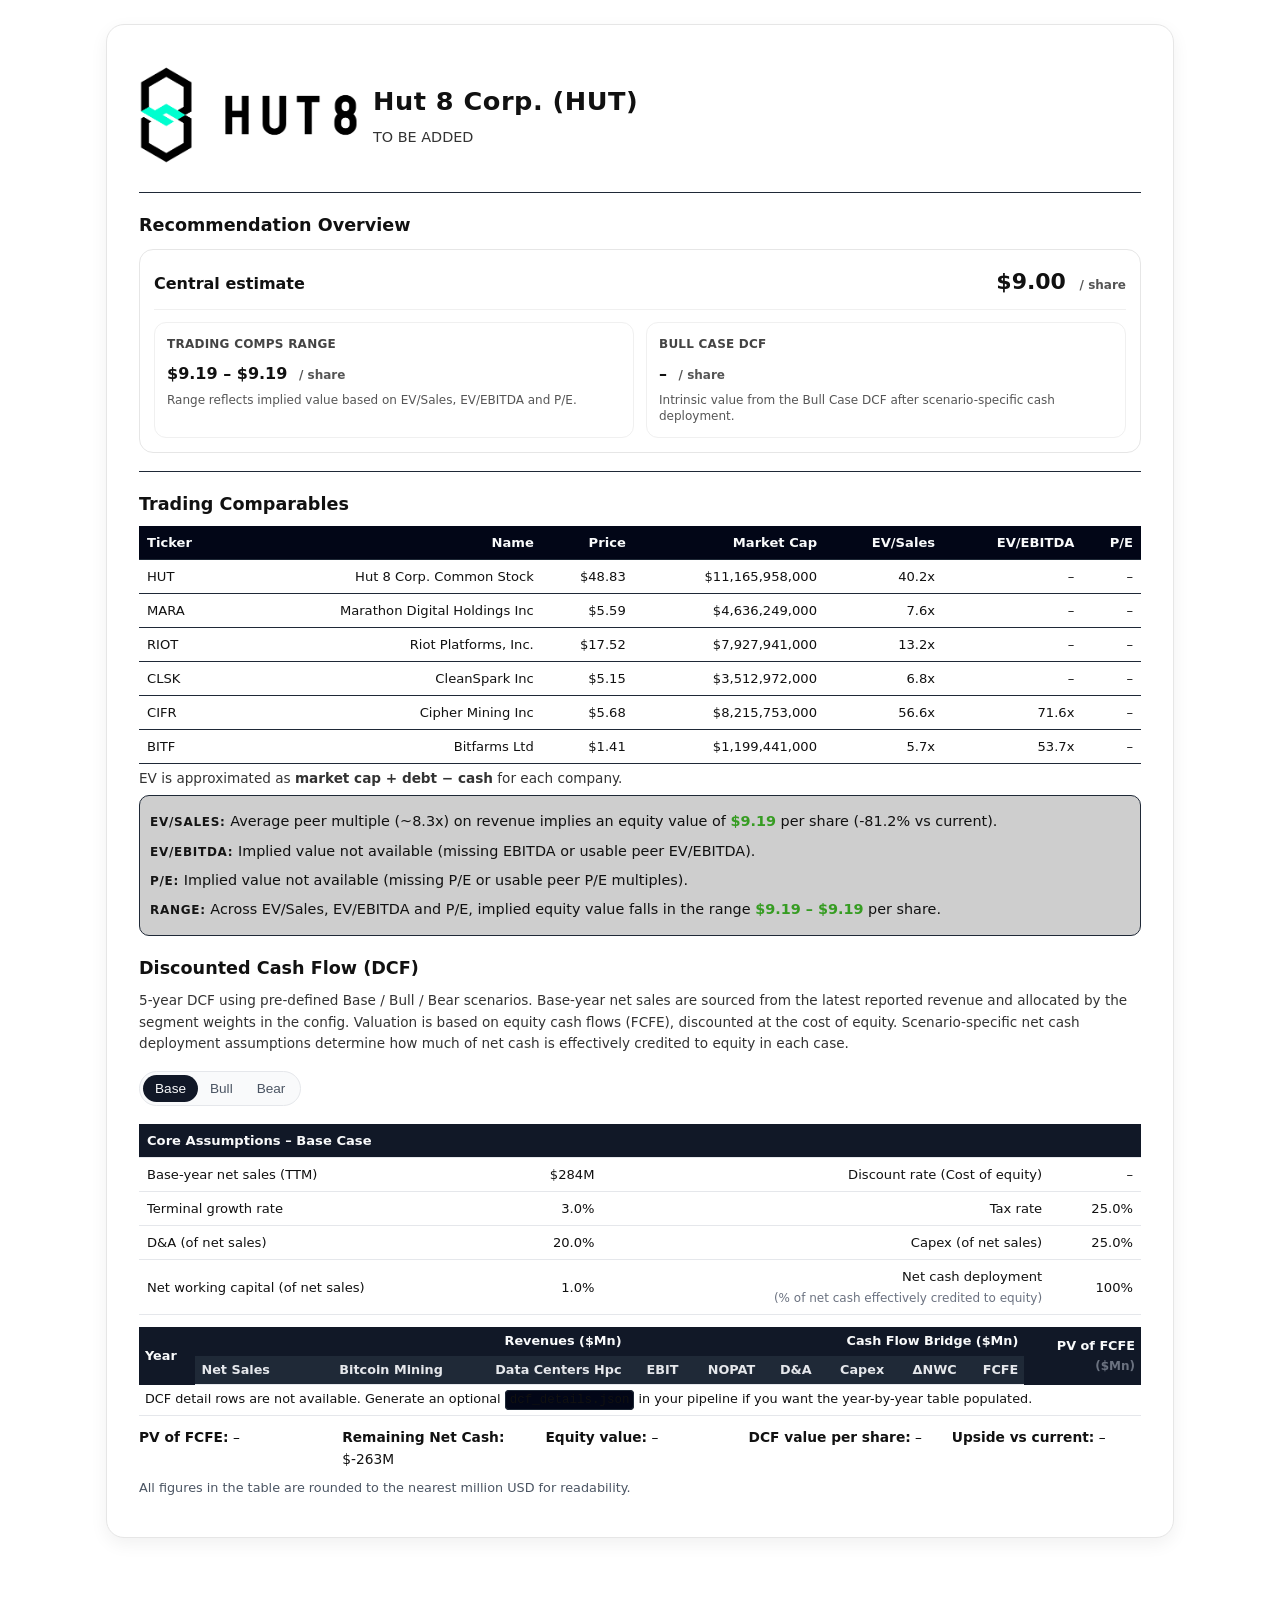
<file: theses/hut.html>
<!DOCTYPE html>
<html lang="en">

<head>
  <meta charset="UTF-8" />
  <title>Hut 8 Corp. (HUT) – Equity Research Note</title>
  <meta name="viewport" content="width=device-width, initial-scale=1" />
  <link rel="stylesheet" href="../theses/thesis.css" />
</head>

<body>
  <main class="page">
    <section class="card">
      <header class="company-header">
        <div class="title-row">
          <div class="brand">
            <img class="company-logo" src="../images/Hut8-logo.png" alt="Hut8 logo" loading="eager"
              decoding="async" />
            <div class="brand-text">
              <h1>Hut 8 Corp. (HUT)</h1>
                <div class="tagline">
                    TO BE ADDED
              </div>
            </div>
          </div>
        </div>
      </header>

      <section class="valuation-overview" style="margin-top: 12px;">
        <h2>Recommendation Overview</h2>

        <div class="rec-box">
          <div class="rec-box__top">
            <div class="rec-box__label">Central estimate</div>
            <div class="rec-box__value">
              <span id="val-blend">–</span>
              <span class="per-share">/ share</span>
            </div>
          </div>

          <div class="rec-box__grid">
            <div class="rec-box__item">
              <div class="rec-box__kicker">Trading comps range</div>
              <div class="rec-box__number">
                <span id="val-comp-range">–</span>
                <span class="per-share">/ share</span>
              </div>
              <div class="rec-box__note">
                Range reflects implied value based on EV/Sales, EV/EBITDA and P/E.
              </div>
            </div>

            <div class="rec-box__item">
              <div class="rec-box__kicker">Bull Case DCF</div>
              <div class="rec-box__number">
                <span id="val-dcf">–</span>
                <span class="per-share">/ share</span>
              </div>
              <div class="rec-box__note">
                Intrinsic value from the Bull Case DCF after scenario-specific cash deployment.
              </div>
            </div>
          </div>
        </div>
      </section>

      <!-- Narrative sections (profile, thesis, etc.) -->

      <div class="section-divider"></div>

      <!-- Trading comps -->
      <section style="margin-top: 14px;">
        <h2>Trading Comparables</h2>

        <table id="comps-table">
          <thead>
            <tr>
              <th>Ticker</th>
              <th>Name</th>
              <th>Price</th>
              <th>Market Cap</th>
              <th>EV/Sales</th>
              <th>EV/EBITDA</th>
              <th>P/E</th>
            </tr>
          </thead>
          <tbody>
            <!-- Filled by JS -->
          </tbody>
        </table>

        <p class="section-note">
          EV is approximated as <strong>market cap + debt − cash</strong> for each company.
        </p>

        <div id="implied-valuation" class="metric-block">
          <!-- Filled by JS: EV/Sales, EV/EBITDA, P/E implied prices & range -->
        </div>
      </section>

      <!-- DCF -->
      <section id="dcf" class="dcf-section">
        <h2>Discounted Cash Flow (DCF)</h2>
        <p class="section-note">
          5-year DCF using pre-defined Base / Bull / Bear scenarios. Base-year net sales
          are sourced from the latest reported revenue and allocated by the segment weights in the config.
          Valuation is based on equity cash flows (FCFE), discounted at the cost of equity.
          Scenario-specific net cash deployment assumptions determine how much of net cash
          is effectively credited to equity in each case.
        </p>


        <!-- Case tabs -->
        <div class="dcf-case-tabs" aria-label="DCF cases">
          <button type="button" class="dcf-case-tab active" data-dcf-case="base">Base</button>
          <button type="button" class="dcf-case-tab" data-dcf-case="bull">Bull</button>
          <button type="button" class="dcf-case-tab" data-dcf-case="bear">Bear</button>
        </div>

        <!-- Core assumptions (full width) -->
        <div class="dcf-core-assumptions">
          <table class="dcf-table">
            <thead>
              <tr>
                <th colspan="4">
                  Core Assumptions – <span id="dcf-case-label">Base</span> Case
                </th>
              </tr>
            </thead>
            <tbody>
              <tr>
                <td>Base-year net sales (TTM)</td>
                <td id="dcf-base-sales"></td>
                <td>Discount rate (Cost of equity)</td>
                <td id="dcf-assump-discount"></td>
              </tr>
              <tr>
                <td>Terminal growth rate</td>
                <td id="dcf-assump-tv"></td>
                <td>Tax rate</td>
                <td id="dcf-assump-tax"></td>
              </tr>
              <tr>
                <td>D&amp;A (of net sales)</td>
                <td id="dcf-assump-da"></td>
                <td>Capex (of net sales)</td>
                <td id="dcf-assump-capex"></td>
              </tr>
              <tr>
                <td>Net working capital (of net sales)</td>
                <td id="dcf-assump-nwc"></td>
                <td>Net cash deployment<br><span class="dcf-sub">(% of net cash effectively credited to equity)</span>
                </td>
                <td id="dcf-assump-netcash"></td>
              </tr>
            </tbody>

          </table>
        </div>

        <!-- DCF output (wide, more detailed) -->
        <div class="dcf-output-wide">
          <table class="dcf-results-table-wide">
            <thead id="dcf-results-head"></thead>
            <tbody id="dcf-results-rows">
              <!-- filled by JS -->
            </tbody>
          </table>

          <div class="dcf-summary">
            <div><strong>PV of FCFE:</strong> <span id="dcf-ev"></span></div>
            <div><strong>Remaining Net Cash:</strong> <span id="dcf-netcash"></span></div>
            <div><strong>Equity value:</strong> <span id="dcf-equity"></span></div>
            <div><strong>DCF value per share:</strong> <span id="dcf-price"></span></div>
            <div><strong>Upside vs current:</strong> <span id="dcf-upside"></span></div>
          </div>
        </div>

        <p class="dcf-note">
          All figures in the table are rounded to the nearest million USD for readability.
        </p>

      </section>
    </section>
  </main>



  <script>
    // ✅ Only thing you ever change in the HTML file
    const DEFAULT_TICKER = "HUT";

    // Optional: override via URL like: gme.html?t=BBW  (no code edits needed)
    const PAGE_TICKER =
      (new URLSearchParams(location.search).get("t") || DEFAULT_TICKER).toUpperCase();

    // Make available everywhere
    window.PAGE_TICKER = PAGE_TICKER;

    // Optional: auto-update title/header from fundamentals.json if available
    async function hydrateCompanyHeader() {
      try {
        const fAll = await loadJson("../fundamentals.json");
        const f = fAll?.[PAGE_TICKER] || fAll?.[PAGE_TICKER.toUpperCase()] || {};
        const name = f?.name || f?.companyName || f?.Name || null;
        const exchange = f?.exchange || f?.Exchange || "NYSE";

        const title = name ? `${name} (${PAGE_TICKER})` : PAGE_TICKER;

        const h1 = document.getElementById("company-name");
        if (h1) h1.textContent = title;

        const pill = document.getElementById("company-exchange-ticker");
        if (pill) pill.textContent = `${exchange}: ${PAGE_TICKER}`;

        document.title = `${title} – Equity Research Note`;
      } catch (_) {
        // keep existing static text if fundamentals.json missing fields
      }
    }

    document.addEventListener("DOMContentLoaded", hydrateCompanyHeader);
  </script>


  <!-- COMPS + IMPLIED VALUATION SCRIPT -->
  <script>
    async function loadJson(url) {
      const res = await fetch(url, { cache: "no-cache" });
      if (!res.ok) {
        throw new Error("Failed to load " + url + ": " + res.status);
      }
      return res.json();
    }

    function formatMoney0(x) {
      if (x == null || isNaN(x)) return "–";
      return (
        "$" +
        Number(x).toLocaleString("en-US", {
          maximumFractionDigits: 0,
          minimumFractionDigits: 0
        })
      );
    }

    function formatMoney2(x) {
      if (x == null || isNaN(x)) return "–";
      return (
        "$" +
        Number(x).toLocaleString("en-US", {
          minimumFractionDigits: 2,
          maximumFractionDigits: 2
        })
      );
    }

    function latestPriceFromHistory(history, symbol) {
      const series = history.symbols && history.symbols[symbol];
      if (!Array.isArray(series) || !series.length) return null;
      const last = series[series.length - 1];
      if (!last || typeof last.priceCents !== "number") return null;
      return last.priceCents / 100;
    }

    function avgAndMedian(values) {
      if (!Array.isArray(values) || values.length === 0) return null;
      const avg = values.reduce((acc, x) => acc + x, 0) / values.length;
      const sorted = [...values].sort((a, b) => a - b);
      const mid = Math.floor(sorted.length / 2);
      const median =
        sorted.length % 2 === 1
          ? sorted[mid]
          : (sorted[mid - 1] + sorted[mid]) / 2;
      return { avg, median };
    }

    function detectOutlierSymbols(pairs) {
      const vals = pairs
        .map((p) => p.value)
        .filter((v) => Number.isFinite(v));
      if (vals.length < 4) return new Set();

      const sorted = [...vals].sort((a, b) => a - b);
      const n = sorted.length;

      const q1 = sorted[Math.floor((n - 1) * 0.25)];
      const q3 = sorted[Math.floor((n - 1) * 0.75)];
      const iqr = q3 - q1;
      const lower = q1 - 1.5 * iqr;
      const upper = q3 + 1.5 * iqr;

      const out = new Set();
      for (const { sym, value } of pairs) {
        if (!Number.isFinite(value)) continue;
        if (value < lower || value > upper) {
          out.add(sym);
        }
      }
      return out;
    }

    function pickImplied(impliedAvg, impliedMed, spot, stats) {
      if (!stats) return null;
      const diffAvg = Math.abs(impliedAvg - spot);
      const diffMed = Math.abs(impliedMed - spot);
      const useAvg = diffAvg <= diffMed;
      const label = useAvg ? "Average" : "Median";
      const multiple = useAvg ? stats.avg : stats.median;
      const value = useAvg ? impliedAvg : impliedMed;
      return { label, multiple, value };
    }

    async function renderComps() {
      const ROOT = (window.PAGE_TICKER || "GME").toUpperCase();

      const tableBody = document.querySelector("#comps-table tbody");
      const impliedDiv = document.querySelector("#implied-valuation");
      if (!tableBody || !impliedDiv) return;

      tableBody.innerHTML = "";
      impliedDiv.innerHTML = "Loading…";

      // Load fundamentals + price history
      const [fundamentals, history] = await Promise.all([
        loadJson("../fundamentals.json"),
        loadJson("../prices_history.json"),
      ]);

      // Load comps_config.json to define the universe
      let compsConfig = null;
      try {
        compsConfig = await loadJson("../comps_config.json");
      } catch (err) {
        console.warn("Could not load comps_config.json; falling back to ROOT only.", err);
      }

      // Try to load thesis_targets.json for SSoT on the range (compsLow/compsHigh)
      let thesisTargets = null;
      try {
        thesisTargets = await loadJson("../thesis_targets.json");
      } catch (err) {
        console.warn("Could not load thesis_targets.json; using JS-only comps range.", err);
      }
      const thesisRow = thesisTargets && (thesisTargets[ROOT] || thesisTargets[ROOT.toUpperCase()]);

      // Define comps universe (including ROOT), de-duped
      let comps = (compsConfig && compsConfig[ROOT]) || [ROOT];
      if (!Array.isArray(comps)) comps = [ROOT];
      comps = comps
        .map((s) => (s == null ? "" : String(s).trim().toUpperCase()))
        .filter(Boolean);

      if (!comps.includes(ROOT)) comps.unshift(ROOT);

      // de-dupe while preserving order
      const seen = new Set();
      comps = comps.filter((x) => (seen.has(x) ? false : (seen.add(x), true)));

      // Build raw data for comps
      const compsData = comps.map((sym) => {
        const f = fundamentals[sym] || {};
        const price = latestPriceFromHistory(history, sym);
        const name = f.name || sym;
        const mktCap = f.marketCap || 0;
        const rev = f.revenueTtm || 0;
        const ebitda = f.ebitdaTtm || 0;
        const pe = f.pe || 0;
        const cash = f.cash || 0;
        const debt = f.totalDebt || f.debt || 0;

        const evRaw = mktCap + debt - cash; // EV ≈ equity + net debt

        const evSales =
          evRaw > 0 && rev > 0 ? evRaw / rev : NaN;
        const evEbitda =
          evRaw > 0 && ebitda > 0 ? evRaw / ebitda : NaN;

        return {
          sym,
          name,
          price,
          mktCap,
          evSales,
          evEbitda,
          pe,
          cash,
          debt,
          evRaw,
          rev,
          ebitda,
        };
      });

      // Outlier detection per metric (exclude ROOT itself when determining peers)
      const evSalesPairs = compsData
        .filter((d) => d.sym !== ROOT && Number.isFinite(d.evSales))
        .map((d) => ({ sym: d.sym, value: d.evSales }));

      const evEbitdaPairs = compsData
        .filter((d) => d.sym !== ROOT && Number.isFinite(d.evEbitda))
        .map((d) => ({ sym: d.sym, value: d.evEbitda }));

      const pePairs = compsData
        .filter((d) => d.sym !== ROOT && d.pe > 0)
        .map((d) => ({ sym: d.sym, value: d.pe }));

      const outliersEvSales = detectOutlierSymbols(evSalesPairs);
      const outliersEvEbitda = detectOutlierSymbols(evEbitdaPairs);
      const outliersPe = detectOutlierSymbols(pePairs);

      // Render table rows
      compsData.forEach((d) => {
        const tr = document.createElement("tr");

        const evSalesStr = Number.isFinite(d.evSales)
          ? d.evSales.toFixed(1) + "x"
          : "–";
        const evEbitdaStr = Number.isFinite(d.evEbitda)
          ? d.evEbitda.toFixed(1) + "x"
          : "–";
        const peStr = d.pe > 0 ? d.pe.toFixed(1) : "–";

        const evSalesCell = outliersEvSales.has(d.sym)
          ? `<span class="outlier">${evSalesStr}</span>`
          : evSalesStr;
        const evEbitdaCell = outliersEvEbitda.has(d.sym)
          ? `<span class="outlier">${evEbitdaStr}</span>`
          : evEbitdaStr;
        const peCell = outliersPe.has(d.sym)
          ? `<span class="outlier">${peStr}</span>`
          : peStr;

        tr.innerHTML = `
          <td>${d.sym}</td>
          <td>${d.name}</td>
          <td>${d.price != null ? formatMoney2(d.price) : "–"}</td>
          <td>${d.mktCap ? formatMoney0(d.mktCap) : "–"}</td>
          <td>${evSalesCell}</td>
          <td>${evEbitdaCell}</td>
          <td>${peCell}</td>
        `;
        tableBody.appendChild(tr);
      });

      // ---------- Implied valuations (for narrative) ----------

      const rootData = compsData.find((d) => d.sym === ROOT) || {};
      const priceRoot = rootData.price;
      const mktCapRoot = rootData.mktCap || 0;
      const fRoot = fundamentals[ROOT] || {};
      const revRoot = fRoot.revenueTtm || 0;
      const ebitdaRoot = fRoot.ebitdaTtm || 0;
      const peRoot = fRoot.pe || 0;
      const cashRoot = fRoot.cash || 0;
      const debtRoot = fRoot.totalDebt || fRoot.debt || 0;

      if (!(priceRoot != null && mktCapRoot > 0)) {
        impliedDiv.textContent =
          "Implied valuations not available (missing current price or market cap).";
        return;
      }

      const sharesRoot = mktCapRoot / priceRoot;
      const netCash = cashRoot - debtRoot;
      const netCashPerShare = sharesRoot > 0 ? netCash / sharesRoot : 0;
      const cashPerShare = sharesRoot > 0 ? cashRoot / sharesRoot : 0;

      const lines = [];
      const impliedPricesAll = [];

      // --- EV/Sales based valuation ---
      const peerEvSalesVals = compsData
        .filter(
          (d) =>
            d.sym !== ROOT &&
            Number.isFinite(d.evSales) &&
            !outliersEvSales.has(d.sym)
        )
        .map((d) => d.evSales);

      if (revRoot > 0 && sharesRoot > 0 && peerEvSalesVals.length) {
        const stats = avgAndMedian(peerEvSalesVals);

        const revenuePerShare = revRoot / sharesRoot;
        const impliedAvgEvPerShare = stats.avg * revenuePerShare;
        const impliedMedEvPerShare = stats.median * revenuePerShare;

        // Current EV/share = equity/share + net debt/share
        const currentEvPerShare = priceRoot - netCashPerShare;

        const pick = pickImplied(
          impliedAvgEvPerShare,
          impliedMedEvPerShare,
          currentEvPerShare,
          stats
        );

        if (pick) {
          // Convert EV to equity price per share by adding net cash per share
          const equityPrice = pick.value + netCashPerShare;
          const diffPct = (equityPrice / priceRoot - 1) * 100;

          impliedPricesAll.push(equityPrice);

          lines.push(
            `<p><span class="metric-label">EV/Sales:</span> ${pick.label} peer ` +
            `multiple (~${pick.multiple.toFixed(
              1
            )}x) on revenue implies an equity value of ` +
            `<span class="highlight">${formatMoney2(
              equityPrice
            )}</span> per share ` +
            `(${diffPct >= 0 ? "+" : ""}${diffPct.toFixed(
              1
            )}% vs current).</p>`
          );
        }
      } else {
        lines.push(
          `<p><span class="metric-label">EV/Sales:</span> Implied value not available ` +
          `(missing revenue or usable peer EV/Sales).</p>`
        );
      }

      // --- EV/EBITDA based valuation ---
      const peerEvEbitdaVals = compsData
        .filter(
          (d) =>
            d.sym !== ROOT &&
            Number.isFinite(d.evEbitda) &&
            !outliersEvEbitda.has(d.sym)
        )
        .map((d) => d.evEbitda);

      if (ebitdaRoot > 0 && sharesRoot > 0 && peerEvEbitdaVals.length) {
        const stats = avgAndMedian(peerEvEbitdaVals);

        const ebitdaPerShare = ebitdaRoot / sharesRoot;
        const impliedAvgEvPerShare = stats.avg * ebitdaPerShare;
        const impliedMedEvPerShare = stats.median * ebitdaPerShare;

        const currentEvPerShare = priceRoot - netCashPerShare;

        const pick = pickImplied(
          impliedAvgEvPerShare,
          impliedMedEvPerShare,
          currentEvPerShare,
          stats
        );

        if (pick) {
          const equityPrice = pick.value + netCashPerShare;
          const diffPct = (equityPrice / priceRoot - 1) * 100;

          impliedPricesAll.push(equityPrice);

          lines.push(
            `<p><span class="metric-label">EV/EBITDA:</span> ${pick.label} peer ` +
            `multiple (~${pick.multiple.toFixed(
              1
            )}x) on EBITDA implies an equity value of ` +
            `<span class="highlight">${formatMoney2(
              equityPrice
            )}</span> per share ` +
            `(${diffPct >= 0 ? "+" : ""}${diffPct.toFixed(
              1
            )}% vs current).</p>`
          );
        }
      } else {
        lines.push(
          `<p><span class="metric-label">EV/EBITDA:</span> Implied value not available ` +
          `(missing EBITDA or usable peer EV/EBITDA).</p>`
        );
      }

      // --- P/E based valuation ---
      const peerPeVals = compsData
        .filter(
          (d) => d.sym !== ROOT && d.pe > 0 && !outliersPe.has(d.sym)
        )
        .map((d) => d.pe);

      if (peRoot > 0 && peerPeVals.length) {
        const stats = avgAndMedian(peerPeVals);

        // Very rough EPS estimate from current price and ROOT's own P/E
        const epsRoot = priceRoot / peRoot;

        const impliedAvgPrice = stats.avg * epsRoot;
        const impliedMedPrice = stats.median * epsRoot;

        const pick = pickImplied(
          impliedAvgPrice,
          impliedMedPrice,
          priceRoot,
          stats
        );

        if (pick) {
          const equityPrice = pick.value; // P/E already equity-based
          const diffPct = (equityPrice / priceRoot - 1) * 100;

          impliedPricesAll.push(equityPrice);

          lines.push(
            `<p><span class="metric-label">P/E:</span> ${pick.label} peer ` +
            `multiple (~${pick.multiple.toFixed(
              1
            )}x) on EPS implies an equity value of ` +
            `<span class="highlight">${formatMoney2(
              equityPrice
            )}</span> per share ` +
            `(${diffPct >= 0 ? "+" : ""}${diffPct.toFixed(
              1
            )}% vs current).</p>`
          );
        }
      } else {
        lines.push(
          `<p><span class="metric-label">P/E:</span> Implied value not available ` +
          `(missing P/E or usable peer P/E multiples).</p>`
        );
      }

      // --- Final range (multiples-based), using thesis_targets if available ---

      let jsLow = null;
      let jsHigh = null;
      if (impliedPricesAll.length) {
        jsLow = Math.min(...impliedPricesAll);
        jsHigh = Math.max(...impliedPricesAll);
      }

      let rangeLow = null;
      let rangeHigh = null;

      // Prefer Python-computed values from thesis_targets.json
      if (
        thesisRow &&
        typeof thesisRow.compsLow === "number" &&
        typeof thesisRow.compsHigh === "number" &&
        isFinite(thesisRow.compsLow) &&
        isFinite(thesisRow.compsHigh)
      ) {
        rangeLow = thesisRow.compsLow;
        rangeHigh = thesisRow.compsHigh;
      } else if (
        jsLow != null &&
        jsHigh != null &&
        isFinite(jsLow) &&
        isFinite(jsHigh)
      ) {
        // Fallback to local JS-computed range if thesis_targets not available
        rangeLow = jsLow;
        rangeHigh = jsHigh;
      }

      if (rangeLow != null && rangeHigh != null) {
        // Store into global so the header overview can use the same numbers
        window.__compRange = {
          low: rangeLow,
          high: rangeHigh,
          netCashPerShare,
          cashPerShare,
          spot: priceRoot
        };
        window.__gmeCompRange = window.__compRange;

        if (typeof updateValuationOverview === "function") {
          updateValuationOverview();
        }

        lines.push(
          `<p><span class="metric-label">Range:</span> ` +
          `Across EV/Sales, EV/EBITDA and P/E, implied equity value ` +
          `falls in the range <span class="highlight">${formatMoney2(
            rangeLow
          )} – ${formatMoney2(
            rangeHigh
          )}</span> per share.`
        );
      } else {
        lines.push(
          `<p><span class="metric-label">Range (multiples-based):</span> ` +
          `No usable implied prices could be computed from the current ` +
          `peer set and fundamentals snapshot.</p>`
        );
      }

      impliedDiv.innerHTML = lines.join("");
    }


    document.addEventListener("DOMContentLoaded", () => {
      renderComps().catch((err) => {
        console.error(err);
        const impliedDiv = document.querySelector("#implied-valuation");
        if (impliedDiv) {
          impliedDiv.textContent =
            "Error loading comps / implied valuation data (see console).";
        }
      });
    });
  </script>

  <script>
    // ---------- DCF (FCFE-driven; sourced from JSON outputs) ----------

    const DCF_TICKER = (window.PAGE_TICKER || "GME").toUpperCase();

    let DCF_SEG_WEIGHTS = {
      collectibles: 0.19,
      hardware: 0.55,
      software: 0.26
    };

    let DCF_CASES = {};
    let DCF_ACTIVE_CASE = "base";

    let __thesisTargets = null;
    let __dcfConfig = null;
    let __fundamentals = null;
    let __dcfDetails = null; // optional: year-by-year rows (see note at bottom)

    function dcfHasNumber(x) {
      return typeof x === "number" && isFinite(x);
    }

    function dcfFmtMillionsNoDec(x) {
      if (!dcfHasNumber(x)) return "–";
      return x.toLocaleString("en-US", { maximumFractionDigits: 0 });
    }

    function dcfFmtMillionsLabel(x) {
      if (!dcfHasNumber(x)) return "–";
      return "$" + dcfFmtMillionsNoDec(x) + "M";
    }

    function dcfFmtPercent(x, digits = 1) {
      if (!dcfHasNumber(x)) return "–";
      return x.toFixed(digits) + "%";
    }

    function dcfGetCaseConfig(tickerCfg, caseKey) {
      const cases = tickerCfg && (tickerCfg.cases || tickerCfg.DCF_CASES || tickerCfg.dcfCases);
      if (cases && typeof cases === "object") return cases[caseKey] || null;
      // allow flat structure fallback
      return (tickerCfg && tickerCfg[caseKey]) || null;
    }

    function dcfSched(arr, idx, fallback = 0) {
      if (!Array.isArray(arr) || arr.length === 0) return fallback;
      if (idx < arr.length) return arr[idx];
      return arr[arr.length - 1];
    }

    async function tryLoadJson(url) {
      try {
        return await loadJson(url);
      } catch (e) {
        return null;
      }
    }

    async function loadThesisTargetsOnce() {
      if (__thesisTargets) return __thesisTargets;
      __thesisTargets = await loadJson("../thesis_targets.json");
      return __thesisTargets;
    }

    function getThesisRow() {
      return (__thesisTargets && (__thesisTargets[DCF_TICKER] || __thesisTargets[DCF_TICKER.toUpperCase()])) || null;
    }

    function getSpotFromAnywhere() {
      const row = getThesisRow();
      if (row && dcfHasNumber(row.spot)) return row.spot;
      if (window.__compRange && dcfHasNumber(window.__compRange.spot)) return window.__compRange.spot;
      if (window.__gmeCompRange && dcfHasNumber(window.__gmeCompRange.spot)) return window.__gmeCompRange.spot;
      return null;
    }

    function getDcfPriceForCase(caseKey) {
      const row = getThesisRow();
      if (!row) return null;

      if (caseKey === "base" && dcfHasNumber(row.dcfBase)) return row.dcfBase;
      if (caseKey === "bull" && dcfHasNumber(row.dcfBull)) return row.dcfBull;
      if (caseKey === "bear" && dcfHasNumber(row.dcfBear)) return row.dcfBear;

      // optional alt keys (if you ever rename)
      const alt = row.dcf && row.dcf[caseKey];
      if (dcfHasNumber(alt)) return alt;

      return null;
    }

    function getDetailsForCase(caseKey) {
      // optional structure:
      // { "GME": { "base": { "discountRatePct": 12.3, "rows": [...] }, "bull": {...} } }
      const t = (__dcfDetails && (__dcfDetails[DCF_TICKER] || __dcfDetails[DCF_TICKER.toUpperCase()])) || null;
      if (!t) return null;
      if (t.cases && t.cases[caseKey]) return t.cases[caseKey];
      return t[caseKey] || null;
    }

    function updateValuationOverview() {
      const compEl = document.getElementById("val-comp-range");
      const dcfEl = document.getElementById("val-dcf");
      const blendEl = document.getElementById("val-blend");
      const centralLabel = document.getElementById("central-estimate-inline");

      // comps range comes from the comps script (already using thesis_targets.json)
      const cr = window.__compRange || window.__gmeCompRange;
      if (compEl && cr) {
        const low = cr.low;
        const high = cr.high;
        if (dcfHasNumber(low) && dcfHasNumber(high)) {
          compEl.textContent = `${formatMoney2(low)} – ${formatMoney2(high)}`;
        }
      }

      const row = getThesisRow();
      if (!row) return;

      // DCF shown in the header = Bull DCF (single number)
      if (dcfEl && dcfHasNumber(row.dcfBull)) {
        dcfEl.textContent = formatMoney2(row.dcfBull);
        window.__dcfBull = row.dcfBull;
        window.__gmeDcfBull = row.dcfBull;
      }

      // Central estimate = whatever Python computed (already rounded)
      if (blendEl && dcfHasNumber(row.centralEstimate)) {
        blendEl.textContent = formatMoney2(row.centralEstimate);
      }

      if (centralLabel && dcfHasNumber(row.centralEstimate)) {
        centralLabel.textContent = formatMoney2(row.centralEstimate);
      }
    }

    function prettySegName(key) {
      return String(key)
        .replace(/[_\-]+/g, " ")
        .replace(/([a-z])([A-Z])/g, "$1 $2")
        .replace(/\b\w/g, (c) => c.toUpperCase());
    }

    function slug(s) {
      return String(s).toLowerCase().replace(/[^a-z0-9]+/g, "");
    }

    function getSegmentsForCase(caseKey) {
      const caseCfg = DCF_CASES[caseKey] || {};

      // Prefer growthSchedule keys
      const gs = caseCfg.growthSchedule;
      if (gs && typeof gs === "object" && !Array.isArray(gs)) {
        return Object.keys(gs).slice(0, 3);
      }

      // Fallback: segmentWeights keys
      if (DCF_SEG_WEIGHTS && typeof DCF_SEG_WEIGHTS === "object") {
        const keys = Object.keys(DCF_SEG_WEIGHTS).filter((k) => dcfHasNumber(DCF_SEG_WEIGHTS[k]));
        if (keys.length) return keys.slice(0, 3);
      }

      // Fallback: details rows segments object
      const det = getDetailsForCase(caseKey);
      const rows = det && (det.rows || det.years);
      if (Array.isArray(rows) && rows.length && rows[0] && rows[0].segments) {
        return Object.keys(rows[0].segments).slice(0, 3);
      }

      return [];
    }

    function getSegmentWeight(segKey, segs) {
      if (DCF_SEG_WEIGHTS && typeof DCF_SEG_WEIGHTS === "object") {
        if (dcfHasNumber(DCF_SEG_WEIGHTS[segKey])) return DCF_SEG_WEIGHTS[segKey];

        const target = slug(segKey);
        for (const [k, v] of Object.entries(DCF_SEG_WEIGHTS)) {
          if (slug(k) === target && dcfHasNumber(v)) return v;
        }
      }
      // fallback: equal weight if weights missing
      if (Array.isArray(segs) && segs.length) return 1 / segs.length;
      return null;
    }

    function getSegmentValue(r, segKey, totalSalesMn, segs) {
      const target = slug(segKey);

      // 1) Check common object holders first (supports both object and array forms)
      const holders = [
        "segments",
        "segmentSalesMn",
        "segmentRevenuesMn",
        "revenueBySegmentMn",
        "salesBySegmentMn",
        "segmentSales",
        "segmentRevenues",
        "revenueBySegment",
        "salesBySegment",
      ];

      for (const h of holders) {
        const obj = r && r[h];
        if (!obj) continue;

        // array form: assume same ordering as segs
        if (Array.isArray(obj) && Array.isArray(segs)) {
          const idx = segs.indexOf(segKey);
          if (idx >= 0 && dcfHasNumber(obj[idx])) return obj[idx];
        }

        // object form: direct key or slug-match
        if (obj && typeof obj === "object" && !Array.isArray(obj)) {
          if (dcfHasNumber(obj[segKey])) return obj[segKey];
          for (const [k, v] of Object.entries(obj)) {
            if (slug(k) === target && dcfHasNumber(v)) return v;
          }
        }
      }

      // 2) Legacy flat fields (e.g., collectiblesMn)
      const mnKey = segKey + "Mn";
      if (r && dcfHasNumber(r[mnKey])) return r[mnKey];
      if (r && dcfHasNumber(r[segKey])) return r[segKey];

      // 3) Last resort: derive from total sales using weights
      if (dcfHasNumber(totalSalesMn)) {
        const w = getSegmentWeight(segKey, segs);
        if (dcfHasNumber(w)) return totalSalesMn * w;
      }

      return null;
    }


    function renderWideDcfHeader(caseKey) {
      const thead = document.getElementById("dcf-results-head");
      if (!thead) return;

      const segs = getSegmentsForCase(caseKey);
      const revColspan = 1 + segs.length;

      thead.innerHTML = `
        <tr>
          <th rowspan="2">Year</th>
          <th colspan="${revColspan}">Revenues ($Mn)</th>
          <th colspan="6">Cash Flow Bridge ($Mn)</th>
          <th rowspan="2">PV of FCFE<br><span class="dcf-sub">($Mn)</span></th>
        </tr>
        <tr>
          <th>Net Sales</th>
          ${segs.map(s => `<th>${prettySegName(s)}</th>`).join("")}
          <th>EBIT</th>
          <th>NOPAT</th>
          <th>D&amp;A</th>
          <th>Capex</th>
          <th>ΔNWC</th>
          <th>FCFE</th>
        </tr>
      `;
    }

    function dcfRenderAssumptions(caseKey) {
      const caseCfg = (DCF_CASES && DCF_CASES[caseKey]) || {};

      const setText = (id, value) => {
        const el = document.getElementById(id);
        if (el) el.textContent = value;
      };

      const hasNum = (x) => typeof x === "number" && isFinite(x);

      const fmtMillionsLabel = (mn) => {
        if (!hasNum(mn)) return "–";
        return "$" + mn.toLocaleString("en-US", { maximumFractionDigits: 0 }) + "M";
      };

      const fmtPct = (x, d = 1) => (hasNum(x) ? x.toFixed(d) + "%" : "–");

      // Label
      setText("dcf-case-label", caseCfg.label || (caseKey[0].toUpperCase() + caseKey.slice(1)));

      // ---------- Base-year net sales (TTM) ----------
      // Support both shapes:
      //   fundamentals["GME"]
      //   fundamentals.symbols["GME"]
      const f =
        (__fundamentals && (__fundamentals[DCF_TICKER] || __fundamentals[DCF_TICKER.toUpperCase()])) ||
        (__fundamentals &&
          __fundamentals.symbols &&
          (__fundamentals.symbols[DCF_TICKER] || __fundamentals.symbols[DCF_TICKER.toUpperCase()])) ||
        {};

      // Support common keys
      const revenueTtm =
        (hasNum(f.revenueTtm) && f.revenueTtm) ||
        (hasNum(f.revenueTTM) && f.revenueTTM) ||
        (hasNum(f.revenue) && f.revenue) ||
        null;

      const sales0Mn = hasNum(revenueTtm) ? revenueTtm / 1_000_000.0 : null;
      setText("dcf-base-sales", hasNum(sales0Mn) ? fmtMillionsLabel(sales0Mn) : "–");

      // ---------- Discount rate (Cost of equity) ----------
      // Prefer dcf_details.json (generated by Python), fallback to "–"
      const det = getDetailsForCase ? getDetailsForCase(caseKey) : null;
      const kePct =
        (det && (det.costOfEquityPct ?? det.kePct ?? det.discountRatePct ?? det.discountRate)) ??
        null;

      setText("dcf-assump-discount", hasNum(kePct) ? fmtPct(kePct, 1) : "–");

      // Terminal growth
      setText("dcf-assump-tv", hasNum(caseCfg.terminalGrowth) ? fmtPct(caseCfg.terminalGrowth, 1) : "–");

      // Rest of core assumptions
      setText("dcf-assump-tax", hasNum(caseCfg.taxRate) ? fmtPct(caseCfg.taxRate, 1) : "–");
      setText("dcf-assump-da", hasNum(caseCfg.daPct) ? fmtPct(caseCfg.daPct, 1) : "–");
      setText("dcf-assump-capex", hasNum(caseCfg.capexPct) ? fmtPct(caseCfg.capexPct, 1) : "–");
      setText("dcf-assump-nwc", hasNum(caseCfg.nwcPct) ? fmtPct(caseCfg.nwcPct, 1) : "–");

      const m = caseCfg.netCashMultiplier;
      setText("dcf-assump-netcash", hasNum(m) ? Math.round(m * 100) + "%" : "–");
    }

    function dcfRenderRows(caseKey) {
      const tbody = document.getElementById("dcf-results-rows");
      if (!tbody) return;

      // Build the header for this case
      renderWideDcfHeader(caseKey);

      const details = getDetailsForCase(caseKey);
      const rows = details && (details.rows || details.years);
      const segs = getSegmentsForCase(caseKey);

      const totalCols = 1 + (1 + segs.length) + 6 + 1;

      if (!Array.isArray(rows) || rows.length === 0) {
        tbody.innerHTML =
          `<tr><td colspan="${totalCols}">DCF detail rows are not available. Generate an optional <code>dcf_details.json</code> in your pipeline if you want the year-by-year table populated.</td></tr>`;
        return;
      }

      const html = rows
        .map((r) => {
          const year = r.year ?? r.label ?? "–";

          const sales = r.salesMn ?? r.sales ?? r.netSalesMn;

          const ebit = r.ebitMn ?? r.ebit;
          const nopat = r.nopatMn ?? r.nopat;
          const da = r.daMn ?? r.da;
          const capex = r.capexMn ?? r.capex;
          const dnwc = r.deltaNwcMn ?? r.deltaNwc;
          const fcfe = r.fcfeMn ?? r.fcfe ?? r.fcfMn ?? r.fcf;
          const pv = r.pvMn ?? r.pv;

          const segCells = segs.map((segKey) => {
          const v = getSegmentValue(r, segKey, sales, segs);
          return `<td>${dcfHasNumber(v) ? dcfFmtMillionsNoDec(v) : "–"}</td>`;
          }).join("");


          const isTv = String(year).toUpperCase() === "TV";
          return `
          <tr class="${isTv ? "terminal-row" : ""}">
            <td>${year}</td>
            <td>${dcfHasNumber(sales) ? dcfFmtMillionsNoDec(sales) : "–"}</td>
            ${segCells}
            <td>${dcfHasNumber(ebit) ? dcfFmtMillionsNoDec(ebit) : "–"}</td>
            <td>${dcfHasNumber(nopat) ? dcfFmtMillionsNoDec(nopat) : "–"}</td>
            <td>${dcfHasNumber(da) ? dcfFmtMillionsNoDec(da) : "–"}</td>
            <td>${dcfHasNumber(capex) ? dcfFmtMillionsNoDec(capex) : "–"}</td>
            <td>${dcfHasNumber(dnwc) ? dcfFmtMillionsNoDec(dnwc) : "–"}</td>
            <td>${dcfHasNumber(fcfe) ? dcfFmtMillionsNoDec(fcfe) : "–"}</td>
            <td>${dcfHasNumber(pv) ? dcfFmtMillionsNoDec(pv) : "–"}</td>
          </tr>
        `;
        })
        .join("");

      tbody.innerHTML = html;
    }

    function dcfRenderSummary(caseKey) {
      const caseCfg = DCF_CASES[caseKey] || {};
      const dcfPrice = getDcfPriceForCase(caseKey);

      const spot = getSpotFromAnywhere();
      const f = __fundamentals && (__fundamentals[DCF_TICKER] || __fundamentals[DCF_TICKER.toUpperCase()]) || {};

      const cash = f.cash;
      const debt = f.debt ?? f.totalDebt;
      const netCash = (dcfHasNumber(cash) ? cash : 0) - (dcfHasNumber(debt) ? debt : 0); // absolute $
      const netCashMult = dcfHasNumber(caseCfg.netCashMultiplier) ? caseCfg.netCashMultiplier : 1.0;
      const netCashEff = netCash * netCashMult;

      // Shares: prefer explicit sharesOutstanding, else marketCap / spot
      let shares = null;
      if (dcfHasNumber(f.sharesOutstanding) && f.sharesOutstanding > 0) {
        shares = f.sharesOutstanding;
      } else if (dcfHasNumber(f.marketCap) && f.marketCap > 0 && dcfHasNumber(spot) && spot > 0) {
        shares = f.marketCap / spot;
      }

      const equityValue = dcfHasNumber(dcfPrice) && dcfHasNumber(shares) ? dcfPrice * shares : null;
      const pvFcfe = dcfHasNumber(equityValue) ? (equityValue - netCashEff) : null;

      const evEl = document.getElementById("dcf-ev");
      if (evEl) evEl.textContent = dcfHasNumber(pvFcfe) ? dcfFmtMillionsLabel(pvFcfe / 1_000_000.0) : "–";

      const ncEl = document.getElementById("dcf-netcash");
      if (ncEl) ncEl.textContent = dcfFmtMillionsLabel(netCashEff / 1_000_000.0);

      const eqEl = document.getElementById("dcf-equity");
      if (eqEl) eqEl.textContent = dcfHasNumber(equityValue) ? dcfFmtMillionsLabel(equityValue / 1_000_000.0) : "–";

      const priceEl = document.getElementById("dcf-price");
      if (priceEl) priceEl.textContent = dcfHasNumber(dcfPrice) ? formatMoney2(dcfPrice) : "–";

      const upEl = document.getElementById("dcf-upside");
      if (upEl) {
        if (dcfHasNumber(dcfPrice) && dcfHasNumber(spot) && spot > 0) {
          const up = (dcfPrice / spot - 1) * 100;
          upEl.textContent = (up >= 0 ? "+" : "") + up.toFixed(0) + "%";
        } else {
          upEl.textContent = "–";
        }
      }

      // Keep globals for any other parts of the page that still expect them
      if (caseKey === "base" && dcfHasNumber(dcfPrice)) window.__gmeDcfBase = dcfPrice;
      if (caseKey === "bull" && dcfHasNumber(dcfPrice)) window.__gmeDcfBull = dcfPrice;
      if (caseKey === "bear" && dcfHasNumber(dcfPrice)) window.__gmeDcfBear = dcfPrice;
    }

    function renderCase(caseKey) {
      if (!DCF_CASES[caseKey]) return;
      dcfRenderAssumptions(caseKey);
      dcfRenderRows(caseKey);
      dcfRenderSummary(caseKey);
      updateValuationOverview();
    }

    async function initDcfSection() {
      const section = document.getElementById("dcf");
      if (!section) return;

      try {
        await loadThesisTargetsOnce();
      } catch (e) {
        console.error("Failed to load thesis_targets.json:", e);
        return;
      }

      const dcfCfgAll = await loadJson("../dcf_config.json");
      __dcfConfig = dcfCfgAll;

      __fundamentals = await loadJson("../fundamentals.json");

      // Optional: if you generate this file, the year-by-year table will populate automatically
      __dcfDetails = await tryLoadJson("../dcf_details.json");

      const tickerCfg = dcfCfgAll && (dcfCfgAll[DCF_TICKER] || dcfCfgAll[DCF_TICKER.toUpperCase()]);
      if (!tickerCfg) {
        console.warn("No DCF config for", DCF_TICKER, "in dcf_config.json");
        return;
      }

      if (tickerCfg.segmentWeights) {
        DCF_SEG_WEIGHTS = tickerCfg.segmentWeights;
      }

      const cases = tickerCfg.cases || tickerCfg.DCF_CASES || tickerCfg.dcfCases;
      if (!cases) {
        console.warn("DCF config for", DCF_TICKER, "missing 'cases' key.");
        return;
      }

      DCF_CASES = cases;

      // Initial render (Base tab visible by default)
      if (!DCF_CASES[DCF_ACTIVE_CASE]) {
        DCF_ACTIVE_CASE = Object.keys(DCF_CASES)[0] || "base";
      }

      // Wire tabs
      const tabs = document.querySelectorAll(".dcf-case-tab");
      tabs.forEach((tab) => {
        tab.addEventListener("click", () => {
          const caseKey = tab.getAttribute("data-dcf-case");
          if (!DCF_CASES[caseKey]) return;
          DCF_ACTIVE_CASE = caseKey;
          tabs.forEach((t) => t.classList.remove("active"));
          tab.classList.add("active");
          renderCase(caseKey);
        });
      });

      // Render
      renderCase(DCF_ACTIVE_CASE);

      // Ensure overview box is consistent immediately
      updateValuationOverview();
    }

    document.addEventListener("DOMContentLoaded", initDcfSection);
  </script>

</body>

</html>
</file>
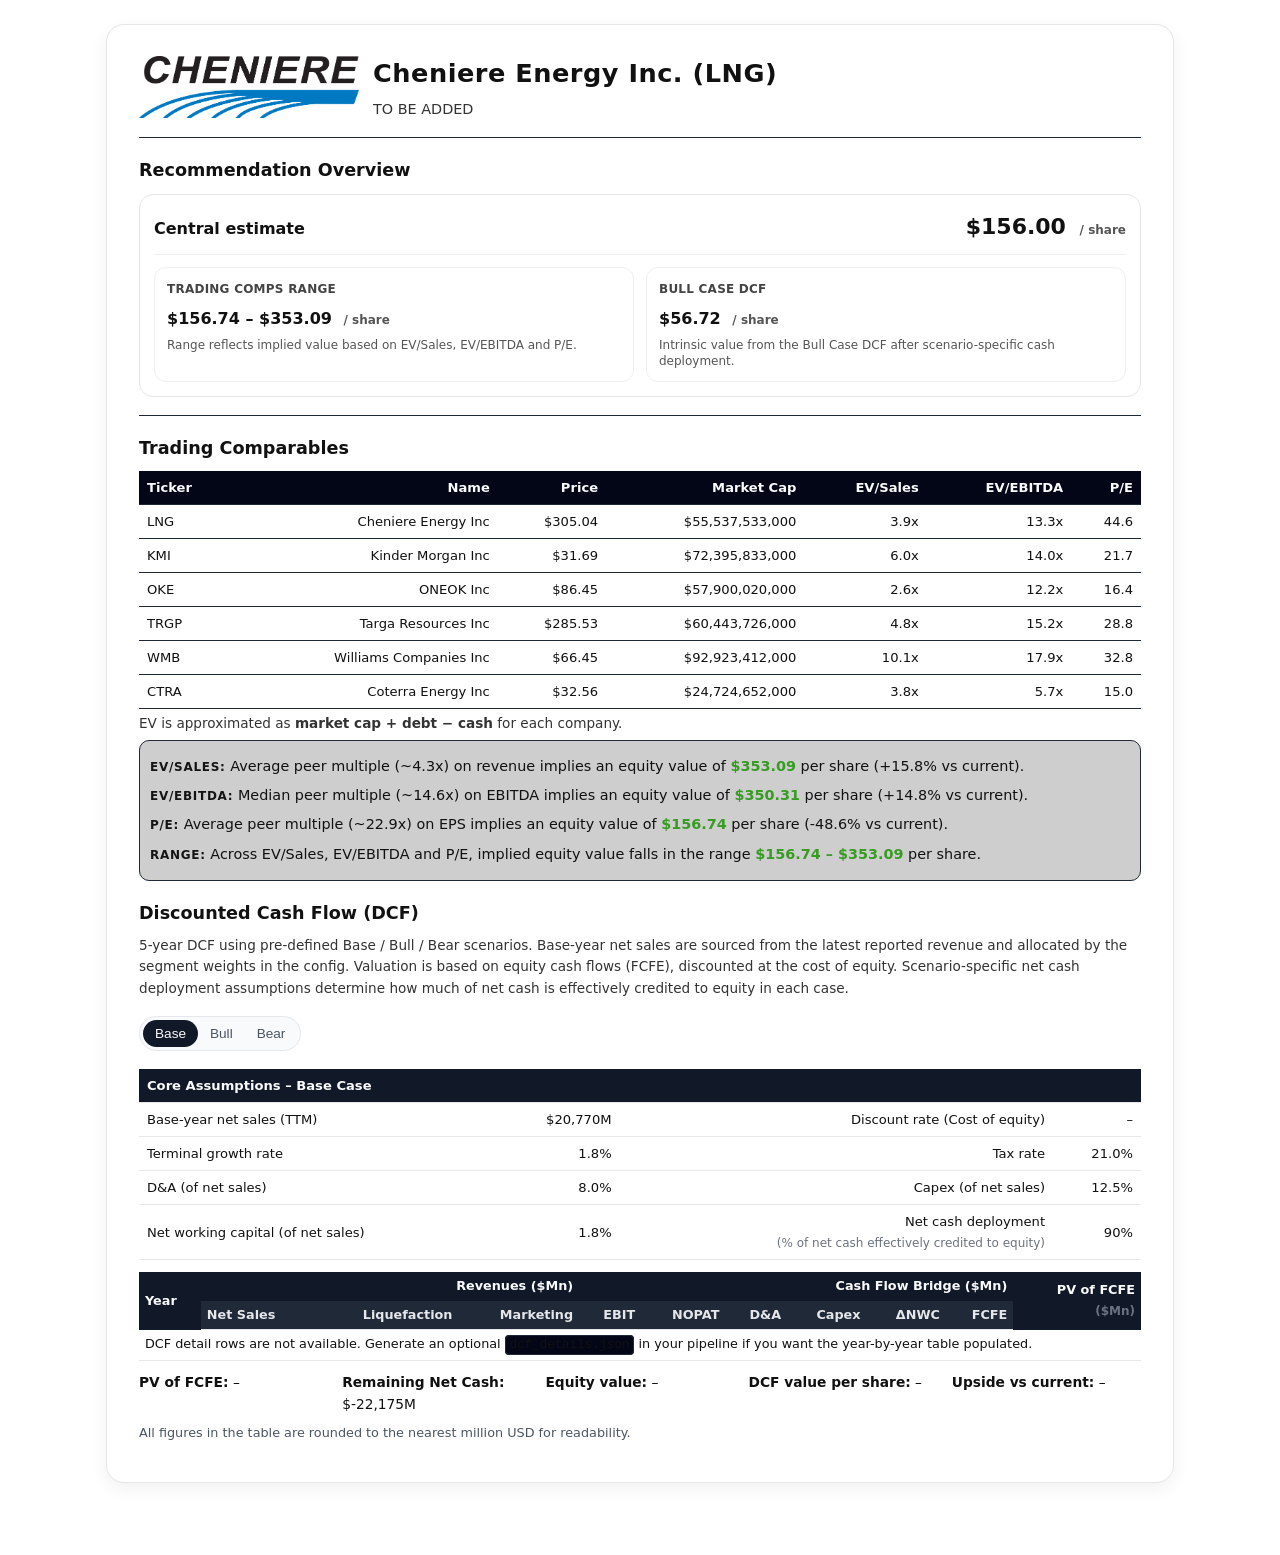
<file: theses/lng.html>
<!DOCTYPE html>
<html lang="en">

<head>
  <meta charset="UTF-8" />
  <title>Cheniere Energy Inc. (LNG) – Equity Research Note</title>
  <meta name="viewport" content="width=device-width, initial-scale=1" />
  <link rel="stylesheet" href="../theses/thesis.css" />
</head>

<body>
  <main class="page">
    <section class="card">
      <header class="company-header">
        <div class="title-row">
          <div class="brand">
            <img class="company-logo" src="../images/Cheniere-logo.png" alt="Cheniere logo" loading="eager"
              decoding="async" />
            <div class="brand-text">
              <h1>Cheniere Energy Inc. (LNG)</h1>
                <div class="tagline">
                    TO BE ADDED
              </div>
            </div>
          </div>
        </div>
      </header>

      <section class="valuation-overview" style="margin-top: 12px;">
        <h2>Recommendation Overview</h2>

        <div class="rec-box">
          <div class="rec-box__top">
            <div class="rec-box__label">Central estimate</div>
            <div class="rec-box__value">
              <span id="val-blend">–</span>
              <span class="per-share">/ share</span>
            </div>
          </div>

          <div class="rec-box__grid">
            <div class="rec-box__item">
              <div class="rec-box__kicker">Trading comps range</div>
              <div class="rec-box__number">
                <span id="val-comp-range">–</span>
                <span class="per-share">/ share</span>
              </div>
              <div class="rec-box__note">
                Range reflects implied value based on EV/Sales, EV/EBITDA and P/E.
              </div>
            </div>

            <div class="rec-box__item">
              <div class="rec-box__kicker">Bull Case DCF</div>
              <div class="rec-box__number">
                <span id="val-dcf">–</span>
                <span class="per-share">/ share</span>
              </div>
              <div class="rec-box__note">
                Intrinsic value from the Bull Case DCF after scenario-specific cash deployment.
              </div>
            </div>
          </div>
        </div>
      </section>

      <!-- Narrative sections (profile, thesis, etc.) -->

      <div class="section-divider"></div>

      <!-- Trading comps -->
      <section style="margin-top: 14px;">
        <h2>Trading Comparables</h2>

        <table id="comps-table">
          <thead>
            <tr>
              <th>Ticker</th>
              <th>Name</th>
              <th>Price</th>
              <th>Market Cap</th>
              <th>EV/Sales</th>
              <th>EV/EBITDA</th>
              <th>P/E</th>
            </tr>
          </thead>
          <tbody>
            <!-- Filled by JS -->
          </tbody>
        </table>

        <p class="section-note">
          EV is approximated as <strong>market cap + debt − cash</strong> for each company.
        </p>

        <div id="implied-valuation" class="metric-block">
          <!-- Filled by JS: EV/Sales, EV/EBITDA, P/E implied prices & range -->
        </div>
      </section>

      <!-- DCF -->
      <section id="dcf" class="dcf-section">
        <h2>Discounted Cash Flow (DCF)</h2>
        <p class="section-note">
          5-year DCF using pre-defined Base / Bull / Bear scenarios. Base-year net sales
          are sourced from the latest reported revenue and allocated by the segment weights in the config.
          Valuation is based on equity cash flows (FCFE), discounted at the cost of equity.
          Scenario-specific net cash deployment assumptions determine how much of net cash
          is effectively credited to equity in each case.
        </p>


        <!-- Case tabs -->
        <div class="dcf-case-tabs" aria-label="DCF cases">
          <button type="button" class="dcf-case-tab active" data-dcf-case="base">Base</button>
          <button type="button" class="dcf-case-tab" data-dcf-case="bull">Bull</button>
          <button type="button" class="dcf-case-tab" data-dcf-case="bear">Bear</button>
        </div>

        <!-- Core assumptions (full width) -->
        <div class="dcf-core-assumptions">
          <table class="dcf-table">
            <thead>
              <tr>
                <th colspan="4">
                  Core Assumptions – <span id="dcf-case-label">Base</span> Case
                </th>
              </tr>
            </thead>
            <tbody>
              <tr>
                <td>Base-year net sales (TTM)</td>
                <td id="dcf-base-sales"></td>
                <td>Discount rate (Cost of equity)</td>
                <td id="dcf-assump-discount"></td>
              </tr>
              <tr>
                <td>Terminal growth rate</td>
                <td id="dcf-assump-tv"></td>
                <td>Tax rate</td>
                <td id="dcf-assump-tax"></td>
              </tr>
              <tr>
                <td>D&amp;A (of net sales)</td>
                <td id="dcf-assump-da"></td>
                <td>Capex (of net sales)</td>
                <td id="dcf-assump-capex"></td>
              </tr>
              <tr>
                <td>Net working capital (of net sales)</td>
                <td id="dcf-assump-nwc"></td>
                <td>Net cash deployment<br><span class="dcf-sub">(% of net cash effectively credited to equity)</span>
                </td>
                <td id="dcf-assump-netcash"></td>
              </tr>
            </tbody>

          </table>
        </div>

        <!-- DCF output (wide, more detailed) -->
        <div class="dcf-output-wide">
          <table class="dcf-results-table-wide">
            <thead id="dcf-results-head"></thead>
            <tbody id="dcf-results-rows">
              <!-- filled by JS -->
            </tbody>
          </table>

          <div class="dcf-summary">
            <div><strong>PV of FCFE:</strong> <span id="dcf-ev"></span></div>
            <div><strong>Remaining Net Cash:</strong> <span id="dcf-netcash"></span></div>
            <div><strong>Equity value:</strong> <span id="dcf-equity"></span></div>
            <div><strong>DCF value per share:</strong> <span id="dcf-price"></span></div>
            <div><strong>Upside vs current:</strong> <span id="dcf-upside"></span></div>
          </div>
        </div>

        <p class="dcf-note">
          All figures in the table are rounded to the nearest million USD for readability.
        </p>

      </section>
    </section>
  </main>



  <script>
    // ✅ Only thing you ever change in the HTML file
    const DEFAULT_TICKER = "LNG";

    // Optional: override via URL like: gme.html?t=BBW  (no code edits needed)
    const PAGE_TICKER =
      (new URLSearchParams(location.search).get("t") || DEFAULT_TICKER).toUpperCase();

    // Make available everywhere
    window.PAGE_TICKER = PAGE_TICKER;

    // Optional: auto-update title/header from fundamentals.json if available
    async function hydrateCompanyHeader() {
      try {
        const fAll = await loadJson("../fundamentals.json");
        const f = fAll?.[PAGE_TICKER] || fAll?.[PAGE_TICKER.toUpperCase()] || {};
        const name = f?.name || f?.companyName || f?.Name || null;
        const exchange = f?.exchange || f?.Exchange || "NYSE";

        const title = name ? `${name} (${PAGE_TICKER})` : PAGE_TICKER;

        const h1 = document.getElementById("company-name");
        if (h1) h1.textContent = title;

        const pill = document.getElementById("company-exchange-ticker");
        if (pill) pill.textContent = `${exchange}: ${PAGE_TICKER}`;

        document.title = `${title} – Equity Research Note`;
      } catch (_) {
        // keep existing static text if fundamentals.json missing fields
      }
    }

    document.addEventListener("DOMContentLoaded", hydrateCompanyHeader);
  </script>


  <!-- COMPS + IMPLIED VALUATION SCRIPT -->
  <script>
    async function loadJson(url) {
      const res = await fetch(url, { cache: "no-cache" });
      if (!res.ok) {
        throw new Error("Failed to load " + url + ": " + res.status);
      }
      return res.json();
    }

    function formatMoney0(x) {
      if (x == null || isNaN(x)) return "–";
      return (
        "$" +
        Number(x).toLocaleString("en-US", {
          maximumFractionDigits: 0,
          minimumFractionDigits: 0
        })
      );
    }

    function formatMoney2(x) {
      if (x == null || isNaN(x)) return "–";
      return (
        "$" +
        Number(x).toLocaleString("en-US", {
          minimumFractionDigits: 2,
          maximumFractionDigits: 2
        })
      );
    }

    function latestPriceFromHistory(history, symbol) {
      const series = history.symbols && history.symbols[symbol];
      if (!Array.isArray(series) || !series.length) return null;
      const last = series[series.length - 1];
      if (!last || typeof last.priceCents !== "number") return null;
      return last.priceCents / 100;
    }

    function avgAndMedian(values) {
      if (!Array.isArray(values) || values.length === 0) return null;
      const avg = values.reduce((acc, x) => acc + x, 0) / values.length;
      const sorted = [...values].sort((a, b) => a - b);
      const mid = Math.floor(sorted.length / 2);
      const median =
        sorted.length % 2 === 1
          ? sorted[mid]
          : (sorted[mid - 1] + sorted[mid]) / 2;
      return { avg, median };
    }

    function detectOutlierSymbols(pairs) {
      const vals = pairs
        .map((p) => p.value)
        .filter((v) => Number.isFinite(v));
      if (vals.length < 4) return new Set();

      const sorted = [...vals].sort((a, b) => a - b);
      const n = sorted.length;

      const q1 = sorted[Math.floor((n - 1) * 0.25)];
      const q3 = sorted[Math.floor((n - 1) * 0.75)];
      const iqr = q3 - q1;
      const lower = q1 - 1.5 * iqr;
      const upper = q3 + 1.5 * iqr;

      const out = new Set();
      for (const { sym, value } of pairs) {
        if (!Number.isFinite(value)) continue;
        if (value < lower || value > upper) {
          out.add(sym);
        }
      }
      return out;
    }

    function pickImplied(impliedAvg, impliedMed, spot, stats) {
      if (!stats) return null;
      const diffAvg = Math.abs(impliedAvg - spot);
      const diffMed = Math.abs(impliedMed - spot);
      const useAvg = diffAvg <= diffMed;
      const label = useAvg ? "Average" : "Median";
      const multiple = useAvg ? stats.avg : stats.median;
      const value = useAvg ? impliedAvg : impliedMed;
      return { label, multiple, value };
    }

    async function renderComps() {
      const ROOT = (window.PAGE_TICKER || "GME").toUpperCase();

      const tableBody = document.querySelector("#comps-table tbody");
      const impliedDiv = document.querySelector("#implied-valuation");
      if (!tableBody || !impliedDiv) return;

      tableBody.innerHTML = "";
      impliedDiv.innerHTML = "Loading…";

      // Load fundamentals + price history
      const [fundamentals, history] = await Promise.all([
        loadJson("../fundamentals.json"),
        loadJson("../prices_history.json"),
      ]);

      // Load comps_config.json to define the universe
      let compsConfig = null;
      try {
        compsConfig = await loadJson("../comps_config.json");
      } catch (err) {
        console.warn("Could not load comps_config.json; falling back to ROOT only.", err);
      }

      // Try to load thesis_targets.json for SSoT on the range (compsLow/compsHigh)
      let thesisTargets = null;
      try {
        thesisTargets = await loadJson("../thesis_targets.json");
      } catch (err) {
        console.warn("Could not load thesis_targets.json; using JS-only comps range.", err);
      }
      const thesisRow = thesisTargets && (thesisTargets[ROOT] || thesisTargets[ROOT.toUpperCase()]);

      // Define comps universe (including ROOT), de-duped
      let comps = (compsConfig && compsConfig[ROOT]) || [ROOT];
      if (!Array.isArray(comps)) comps = [ROOT];
      comps = comps
        .map((s) => (s == null ? "" : String(s).trim().toUpperCase()))
        .filter(Boolean);

      if (!comps.includes(ROOT)) comps.unshift(ROOT);

      // de-dupe while preserving order
      const seen = new Set();
      comps = comps.filter((x) => (seen.has(x) ? false : (seen.add(x), true)));

      // Build raw data for comps
      const compsData = comps.map((sym) => {
        const f = fundamentals[sym] || {};
        const price = latestPriceFromHistory(history, sym);
        const name = f.name || sym;
        const mktCap = f.marketCap || 0;
        const rev = f.revenueTtm || 0;
        const ebitda = f.ebitdaTtm || 0;
        const pe = f.pe || 0;
        const cash = f.cash || 0;
        const debt = f.totalDebt || f.debt || 0;

        const evRaw = mktCap + debt - cash; // EV ≈ equity + net debt

        const evSales =
          evRaw > 0 && rev > 0 ? evRaw / rev : NaN;
        const evEbitda =
          evRaw > 0 && ebitda > 0 ? evRaw / ebitda : NaN;

        return {
          sym,
          name,
          price,
          mktCap,
          evSales,
          evEbitda,
          pe,
          cash,
          debt,
          evRaw,
          rev,
          ebitda,
        };
      });

      // Outlier detection per metric (exclude ROOT itself when determining peers)
      const evSalesPairs = compsData
        .filter((d) => d.sym !== ROOT && Number.isFinite(d.evSales))
        .map((d) => ({ sym: d.sym, value: d.evSales }));

      const evEbitdaPairs = compsData
        .filter((d) => d.sym !== ROOT && Number.isFinite(d.evEbitda))
        .map((d) => ({ sym: d.sym, value: d.evEbitda }));

      const pePairs = compsData
        .filter((d) => d.sym !== ROOT && d.pe > 0)
        .map((d) => ({ sym: d.sym, value: d.pe }));

      const outliersEvSales = detectOutlierSymbols(evSalesPairs);
      const outliersEvEbitda = detectOutlierSymbols(evEbitdaPairs);
      const outliersPe = detectOutlierSymbols(pePairs);

      // Render table rows
      compsData.forEach((d) => {
        const tr = document.createElement("tr");

        const evSalesStr = Number.isFinite(d.evSales)
          ? d.evSales.toFixed(1) + "x"
          : "–";
        const evEbitdaStr = Number.isFinite(d.evEbitda)
          ? d.evEbitda.toFixed(1) + "x"
          : "–";
        const peStr = d.pe > 0 ? d.pe.toFixed(1) : "–";

        const evSalesCell = outliersEvSales.has(d.sym)
          ? `<span class="outlier">${evSalesStr}</span>`
          : evSalesStr;
        const evEbitdaCell = outliersEvEbitda.has(d.sym)
          ? `<span class="outlier">${evEbitdaStr}</span>`
          : evEbitdaStr;
        const peCell = outliersPe.has(d.sym)
          ? `<span class="outlier">${peStr}</span>`
          : peStr;

        tr.innerHTML = `
          <td>${d.sym}</td>
          <td>${d.name}</td>
          <td>${d.price != null ? formatMoney2(d.price) : "–"}</td>
          <td>${d.mktCap ? formatMoney0(d.mktCap) : "–"}</td>
          <td>${evSalesCell}</td>
          <td>${evEbitdaCell}</td>
          <td>${peCell}</td>
        `;
        tableBody.appendChild(tr);
      });

      // ---------- Implied valuations (for narrative) ----------

      const rootData = compsData.find((d) => d.sym === ROOT) || {};
      const priceRoot = rootData.price;
      const mktCapRoot = rootData.mktCap || 0;
      const fRoot = fundamentals[ROOT] || {};
      const revRoot = fRoot.revenueTtm || 0;
      const ebitdaRoot = fRoot.ebitdaTtm || 0;
      const peRoot = fRoot.pe || 0;
      const cashRoot = fRoot.cash || 0;
      const debtRoot = fRoot.totalDebt || fRoot.debt || 0;

      if (!(priceRoot != null && mktCapRoot > 0)) {
        impliedDiv.textContent =
          "Implied valuations not available (missing current price or market cap).";
        return;
      }

      const sharesRoot = mktCapRoot / priceRoot;
      const netCash = cashRoot - debtRoot;
      const netCashPerShare = sharesRoot > 0 ? netCash / sharesRoot : 0;
      const cashPerShare = sharesRoot > 0 ? cashRoot / sharesRoot : 0;

      const lines = [];
      const impliedPricesAll = [];

      // --- EV/Sales based valuation ---
      const peerEvSalesVals = compsData
        .filter(
          (d) =>
            d.sym !== ROOT &&
            Number.isFinite(d.evSales) &&
            !outliersEvSales.has(d.sym)
        )
        .map((d) => d.evSales);

      if (revRoot > 0 && sharesRoot > 0 && peerEvSalesVals.length) {
        const stats = avgAndMedian(peerEvSalesVals);

        const revenuePerShare = revRoot / sharesRoot;
        const impliedAvgEvPerShare = stats.avg * revenuePerShare;
        const impliedMedEvPerShare = stats.median * revenuePerShare;

        // Current EV/share = equity/share + net debt/share
        const currentEvPerShare = priceRoot - netCashPerShare;

        const pick = pickImplied(
          impliedAvgEvPerShare,
          impliedMedEvPerShare,
          currentEvPerShare,
          stats
        );

        if (pick) {
          // Convert EV to equity price per share by adding net cash per share
          const equityPrice = pick.value + netCashPerShare;
          const diffPct = (equityPrice / priceRoot - 1) * 100;

          impliedPricesAll.push(equityPrice);

          lines.push(
            `<p><span class="metric-label">EV/Sales:</span> ${pick.label} peer ` +
            `multiple (~${pick.multiple.toFixed(
              1
            )}x) on revenue implies an equity value of ` +
            `<span class="highlight">${formatMoney2(
              equityPrice
            )}</span> per share ` +
            `(${diffPct >= 0 ? "+" : ""}${diffPct.toFixed(
              1
            )}% vs current).</p>`
          );
        }
      } else {
        lines.push(
          `<p><span class="metric-label">EV/Sales:</span> Implied value not available ` +
          `(missing revenue or usable peer EV/Sales).</p>`
        );
      }

      // --- EV/EBITDA based valuation ---
      const peerEvEbitdaVals = compsData
        .filter(
          (d) =>
            d.sym !== ROOT &&
            Number.isFinite(d.evEbitda) &&
            !outliersEvEbitda.has(d.sym)
        )
        .map((d) => d.evEbitda);

      if (ebitdaRoot > 0 && sharesRoot > 0 && peerEvEbitdaVals.length) {
        const stats = avgAndMedian(peerEvEbitdaVals);

        const ebitdaPerShare = ebitdaRoot / sharesRoot;
        const impliedAvgEvPerShare = stats.avg * ebitdaPerShare;
        const impliedMedEvPerShare = stats.median * ebitdaPerShare;

        const currentEvPerShare = priceRoot - netCashPerShare;

        const pick = pickImplied(
          impliedAvgEvPerShare,
          impliedMedEvPerShare,
          currentEvPerShare,
          stats
        );

        if (pick) {
          const equityPrice = pick.value + netCashPerShare;
          const diffPct = (equityPrice / priceRoot - 1) * 100;

          impliedPricesAll.push(equityPrice);

          lines.push(
            `<p><span class="metric-label">EV/EBITDA:</span> ${pick.label} peer ` +
            `multiple (~${pick.multiple.toFixed(
              1
            )}x) on EBITDA implies an equity value of ` +
            `<span class="highlight">${formatMoney2(
              equityPrice
            )}</span> per share ` +
            `(${diffPct >= 0 ? "+" : ""}${diffPct.toFixed(
              1
            )}% vs current).</p>`
          );
        }
      } else {
        lines.push(
          `<p><span class="metric-label">EV/EBITDA:</span> Implied value not available ` +
          `(missing EBITDA or usable peer EV/EBITDA).</p>`
        );
      }

      // --- P/E based valuation ---
      const peerPeVals = compsData
        .filter(
          (d) => d.sym !== ROOT && d.pe > 0 && !outliersPe.has(d.sym)
        )
        .map((d) => d.pe);

      if (peRoot > 0 && peerPeVals.length) {
        const stats = avgAndMedian(peerPeVals);

        // Very rough EPS estimate from current price and ROOT's own P/E
        const epsRoot = priceRoot / peRoot;

        const impliedAvgPrice = stats.avg * epsRoot;
        const impliedMedPrice = stats.median * epsRoot;

        const pick = pickImplied(
          impliedAvgPrice,
          impliedMedPrice,
          priceRoot,
          stats
        );

        if (pick) {
          const equityPrice = pick.value; // P/E already equity-based
          const diffPct = (equityPrice / priceRoot - 1) * 100;

          impliedPricesAll.push(equityPrice);

          lines.push(
            `<p><span class="metric-label">P/E:</span> ${pick.label} peer ` +
            `multiple (~${pick.multiple.toFixed(
              1
            )}x) on EPS implies an equity value of ` +
            `<span class="highlight">${formatMoney2(
              equityPrice
            )}</span> per share ` +
            `(${diffPct >= 0 ? "+" : ""}${diffPct.toFixed(
              1
            )}% vs current).</p>`
          );
        }
      } else {
        lines.push(
          `<p><span class="metric-label">P/E:</span> Implied value not available ` +
          `(missing P/E or usable peer P/E multiples).</p>`
        );
      }

      // --- Final range (multiples-based), using thesis_targets if available ---

      let jsLow = null;
      let jsHigh = null;
      if (impliedPricesAll.length) {
        jsLow = Math.min(...impliedPricesAll);
        jsHigh = Math.max(...impliedPricesAll);
      }

      let rangeLow = null;
      let rangeHigh = null;

      // Prefer Python-computed values from thesis_targets.json
      if (
        thesisRow &&
        typeof thesisRow.compsLow === "number" &&
        typeof thesisRow.compsHigh === "number" &&
        isFinite(thesisRow.compsLow) &&
        isFinite(thesisRow.compsHigh)
      ) {
        rangeLow = thesisRow.compsLow;
        rangeHigh = thesisRow.compsHigh;
      } else if (
        jsLow != null &&
        jsHigh != null &&
        isFinite(jsLow) &&
        isFinite(jsHigh)
      ) {
        // Fallback to local JS-computed range if thesis_targets not available
        rangeLow = jsLow;
        rangeHigh = jsHigh;
      }

      if (rangeLow != null && rangeHigh != null) {
        // Store into global so the header overview can use the same numbers
        window.__compRange = {
          low: rangeLow,
          high: rangeHigh,
          netCashPerShare,
          cashPerShare,
          spot: priceRoot
        };
        window.__gmeCompRange = window.__compRange;

        if (typeof updateValuationOverview === "function") {
          updateValuationOverview();
        }

        lines.push(
          `<p><span class="metric-label">Range:</span> ` +
          `Across EV/Sales, EV/EBITDA and P/E, implied equity value ` +
          `falls in the range <span class="highlight">${formatMoney2(
            rangeLow
          )} – ${formatMoney2(
            rangeHigh
          )}</span> per share.`
        );
      } else {
        lines.push(
          `<p><span class="metric-label">Range (multiples-based):</span> ` +
          `No usable implied prices could be computed from the current ` +
          `peer set and fundamentals snapshot.</p>`
        );
      }

      impliedDiv.innerHTML = lines.join("");
    }


    document.addEventListener("DOMContentLoaded", () => {
      renderComps().catch((err) => {
        console.error(err);
        const impliedDiv = document.querySelector("#implied-valuation");
        if (impliedDiv) {
          impliedDiv.textContent =
            "Error loading comps / implied valuation data (see console).";
        }
      });
    });
  </script>

  <script>
    // ---------- DCF (FCFE-driven; sourced from JSON outputs) ----------

    const DCF_TICKER = (window.PAGE_TICKER || "GME").toUpperCase();

    let DCF_SEG_WEIGHTS = {
      collectibles: 0.19,
      hardware: 0.55,
      software: 0.26
    };

    let DCF_CASES = {};
    let DCF_ACTIVE_CASE = "base";

    let __thesisTargets = null;
    let __dcfConfig = null;
    let __fundamentals = null;
    let __dcfDetails = null; // optional: year-by-year rows (see note at bottom)

    function dcfHasNumber(x) {
      return typeof x === "number" && isFinite(x);
    }

    function dcfFmtMillionsNoDec(x) {
      if (!dcfHasNumber(x)) return "–";
      return x.toLocaleString("en-US", { maximumFractionDigits: 0 });
    }

    function dcfFmtMillionsLabel(x) {
      if (!dcfHasNumber(x)) return "–";
      return "$" + dcfFmtMillionsNoDec(x) + "M";
    }

    function dcfFmtPercent(x, digits = 1) {
      if (!dcfHasNumber(x)) return "–";
      return x.toFixed(digits) + "%";
    }

    function dcfGetCaseConfig(tickerCfg, caseKey) {
      const cases = tickerCfg && (tickerCfg.cases || tickerCfg.DCF_CASES || tickerCfg.dcfCases);
      if (cases && typeof cases === "object") return cases[caseKey] || null;
      // allow flat structure fallback
      return (tickerCfg && tickerCfg[caseKey]) || null;
    }

    function dcfSched(arr, idx, fallback = 0) {
      if (!Array.isArray(arr) || arr.length === 0) return fallback;
      if (idx < arr.length) return arr[idx];
      return arr[arr.length - 1];
    }

    async function tryLoadJson(url) {
      try {
        return await loadJson(url);
      } catch (e) {
        return null;
      }
    }

    async function loadThesisTargetsOnce() {
      if (__thesisTargets) return __thesisTargets;
      __thesisTargets = await loadJson("../thesis_targets.json");
      return __thesisTargets;
    }

    function getThesisRow() {
      return (__thesisTargets && (__thesisTargets[DCF_TICKER] || __thesisTargets[DCF_TICKER.toUpperCase()])) || null;
    }

    function getSpotFromAnywhere() {
      const row = getThesisRow();
      if (row && dcfHasNumber(row.spot)) return row.spot;
      if (window.__compRange && dcfHasNumber(window.__compRange.spot)) return window.__compRange.spot;
      if (window.__gmeCompRange && dcfHasNumber(window.__gmeCompRange.spot)) return window.__gmeCompRange.spot;
      return null;
    }

    function getDcfPriceForCase(caseKey) {
      const row = getThesisRow();
      if (!row) return null;

      if (caseKey === "base" && dcfHasNumber(row.dcfBase)) return row.dcfBase;
      if (caseKey === "bull" && dcfHasNumber(row.dcfBull)) return row.dcfBull;
      if (caseKey === "bear" && dcfHasNumber(row.dcfBear)) return row.dcfBear;

      // optional alt keys (if you ever rename)
      const alt = row.dcf && row.dcf[caseKey];
      if (dcfHasNumber(alt)) return alt;

      return null;
    }

    function getDetailsForCase(caseKey) {
      // optional structure:
      // { "GME": { "base": { "discountRatePct": 12.3, "rows": [...] }, "bull": {...} } }
      const t = (__dcfDetails && (__dcfDetails[DCF_TICKER] || __dcfDetails[DCF_TICKER.toUpperCase()])) || null;
      if (!t) return null;
      if (t.cases && t.cases[caseKey]) return t.cases[caseKey];
      return t[caseKey] || null;
    }

    function updateValuationOverview() {
      const compEl = document.getElementById("val-comp-range");
      const dcfEl = document.getElementById("val-dcf");
      const blendEl = document.getElementById("val-blend");
      const centralLabel = document.getElementById("central-estimate-inline");

      // comps range comes from the comps script (already using thesis_targets.json)
      const cr = window.__compRange || window.__gmeCompRange;
      if (compEl && cr) {
        const low = cr.low;
        const high = cr.high;
        if (dcfHasNumber(low) && dcfHasNumber(high)) {
          compEl.textContent = `${formatMoney2(low)} – ${formatMoney2(high)}`;
        }
      }

      const row = getThesisRow();
      if (!row) return;

      // DCF shown in the header = Bull DCF (single number)
      if (dcfEl && dcfHasNumber(row.dcfBull)) {
        dcfEl.textContent = formatMoney2(row.dcfBull);
        window.__dcfBull = row.dcfBull;
        window.__gmeDcfBull = row.dcfBull;
      }

      // Central estimate = whatever Python computed (already rounded)
      if (blendEl && dcfHasNumber(row.centralEstimate)) {
        blendEl.textContent = formatMoney2(row.centralEstimate);
      }

      if (centralLabel && dcfHasNumber(row.centralEstimate)) {
        centralLabel.textContent = formatMoney2(row.centralEstimate);
      }
    }

    function prettySegName(key) {
      return String(key)
        .replace(/[_\-]+/g, " ")
        .replace(/([a-z])([A-Z])/g, "$1 $2")
        .replace(/\b\w/g, (c) => c.toUpperCase());
    }

    function slug(s) {
      return String(s).toLowerCase().replace(/[^a-z0-9]+/g, "");
    }

    function getSegmentsForCase(caseKey) {
      const caseCfg = DCF_CASES[caseKey] || {};

      // Prefer growthSchedule keys
      const gs = caseCfg.growthSchedule;
      if (gs && typeof gs === "object" && !Array.isArray(gs)) {
        return Object.keys(gs).slice(0, 3);
      }

      // Fallback: segmentWeights keys
      if (DCF_SEG_WEIGHTS && typeof DCF_SEG_WEIGHTS === "object") {
        const keys = Object.keys(DCF_SEG_WEIGHTS).filter((k) => dcfHasNumber(DCF_SEG_WEIGHTS[k]));
        if (keys.length) return keys.slice(0, 3);
      }

      // Fallback: details rows segments object
      const det = getDetailsForCase(caseKey);
      const rows = det && (det.rows || det.years);
      if (Array.isArray(rows) && rows.length && rows[0] && rows[0].segments) {
        return Object.keys(rows[0].segments).slice(0, 3);
      }

      return [];
    }

    function getSegmentWeight(segKey, segs) {
      if (DCF_SEG_WEIGHTS && typeof DCF_SEG_WEIGHTS === "object") {
        if (dcfHasNumber(DCF_SEG_WEIGHTS[segKey])) return DCF_SEG_WEIGHTS[segKey];

        const target = slug(segKey);
        for (const [k, v] of Object.entries(DCF_SEG_WEIGHTS)) {
          if (slug(k) === target && dcfHasNumber(v)) return v;
        }
      }
      // fallback: equal weight if weights missing
      if (Array.isArray(segs) && segs.length) return 1 / segs.length;
      return null;
    }

    function getSegmentValue(r, segKey, totalSalesMn, segs) {
      const target = slug(segKey);

      // 1) Check common object holders first (supports both object and array forms)
      const holders = [
        "segments",
        "segmentSalesMn",
        "segmentRevenuesMn",
        "revenueBySegmentMn",
        "salesBySegmentMn",
        "segmentSales",
        "segmentRevenues",
        "revenueBySegment",
        "salesBySegment",
      ];

      for (const h of holders) {
        const obj = r && r[h];
        if (!obj) continue;

        // array form: assume same ordering as segs
        if (Array.isArray(obj) && Array.isArray(segs)) {
          const idx = segs.indexOf(segKey);
          if (idx >= 0 && dcfHasNumber(obj[idx])) return obj[idx];
        }

        // object form: direct key or slug-match
        if (obj && typeof obj === "object" && !Array.isArray(obj)) {
          if (dcfHasNumber(obj[segKey])) return obj[segKey];
          for (const [k, v] of Object.entries(obj)) {
            if (slug(k) === target && dcfHasNumber(v)) return v;
          }
        }
      }

      // 2) Legacy flat fields (e.g., collectiblesMn)
      const mnKey = segKey + "Mn";
      if (r && dcfHasNumber(r[mnKey])) return r[mnKey];
      if (r && dcfHasNumber(r[segKey])) return r[segKey];

      // 3) Last resort: derive from total sales using weights
      if (dcfHasNumber(totalSalesMn)) {
        const w = getSegmentWeight(segKey, segs);
        if (dcfHasNumber(w)) return totalSalesMn * w;
      }

      return null;
    }


    function renderWideDcfHeader(caseKey) {
      const thead = document.getElementById("dcf-results-head");
      if (!thead) return;

      const segs = getSegmentsForCase(caseKey);
      const revColspan = 1 + segs.length;

      thead.innerHTML = `
        <tr>
          <th rowspan="2">Year</th>
          <th colspan="${revColspan}">Revenues ($Mn)</th>
          <th colspan="6">Cash Flow Bridge ($Mn)</th>
          <th rowspan="2">PV of FCFE<br><span class="dcf-sub">($Mn)</span></th>
        </tr>
        <tr>
          <th>Net Sales</th>
          ${segs.map(s => `<th>${prettySegName(s)}</th>`).join("")}
          <th>EBIT</th>
          <th>NOPAT</th>
          <th>D&amp;A</th>
          <th>Capex</th>
          <th>ΔNWC</th>
          <th>FCFE</th>
        </tr>
      `;
    }

    function dcfRenderAssumptions(caseKey) {
      const caseCfg = (DCF_CASES && DCF_CASES[caseKey]) || {};

      const setText = (id, value) => {
        const el = document.getElementById(id);
        if (el) el.textContent = value;
      };

      const hasNum = (x) => typeof x === "number" && isFinite(x);

      const fmtMillionsLabel = (mn) => {
        if (!hasNum(mn)) return "–";
        return "$" + mn.toLocaleString("en-US", { maximumFractionDigits: 0 }) + "M";
      };

      const fmtPct = (x, d = 1) => (hasNum(x) ? x.toFixed(d) + "%" : "–");

      // Label
      setText("dcf-case-label", caseCfg.label || (caseKey[0].toUpperCase() + caseKey.slice(1)));

      // ---------- Base-year net sales (TTM) ----------
      // Support both shapes:
      //   fundamentals["GME"]
      //   fundamentals.symbols["GME"]
      const f =
        (__fundamentals && (__fundamentals[DCF_TICKER] || __fundamentals[DCF_TICKER.toUpperCase()])) ||
        (__fundamentals &&
          __fundamentals.symbols &&
          (__fundamentals.symbols[DCF_TICKER] || __fundamentals.symbols[DCF_TICKER.toUpperCase()])) ||
        {};

      // Support common keys
      const revenueTtm =
        (hasNum(f.revenueTtm) && f.revenueTtm) ||
        (hasNum(f.revenueTTM) && f.revenueTTM) ||
        (hasNum(f.revenue) && f.revenue) ||
        null;

      const sales0Mn = hasNum(revenueTtm) ? revenueTtm / 1_000_000.0 : null;
      setText("dcf-base-sales", hasNum(sales0Mn) ? fmtMillionsLabel(sales0Mn) : "–");

      // ---------- Discount rate (Cost of equity) ----------
      // Prefer dcf_details.json (generated by Python), fallback to "–"
      const det = getDetailsForCase ? getDetailsForCase(caseKey) : null;
      const kePct =
        (det && (det.costOfEquityPct ?? det.kePct ?? det.discountRatePct ?? det.discountRate)) ??
        null;

      setText("dcf-assump-discount", hasNum(kePct) ? fmtPct(kePct, 1) : "–");

      // Terminal growth
      setText("dcf-assump-tv", hasNum(caseCfg.terminalGrowth) ? fmtPct(caseCfg.terminalGrowth, 1) : "–");

      // Rest of core assumptions
      setText("dcf-assump-tax", hasNum(caseCfg.taxRate) ? fmtPct(caseCfg.taxRate, 1) : "–");
      setText("dcf-assump-da", hasNum(caseCfg.daPct) ? fmtPct(caseCfg.daPct, 1) : "–");
      setText("dcf-assump-capex", hasNum(caseCfg.capexPct) ? fmtPct(caseCfg.capexPct, 1) : "–");
      setText("dcf-assump-nwc", hasNum(caseCfg.nwcPct) ? fmtPct(caseCfg.nwcPct, 1) : "–");

      const m = caseCfg.netCashMultiplier;
      setText("dcf-assump-netcash", hasNum(m) ? Math.round(m * 100) + "%" : "–");
    }

    function dcfRenderRows(caseKey) {
      const tbody = document.getElementById("dcf-results-rows");
      if (!tbody) return;

      // Build the header for this case
      renderWideDcfHeader(caseKey);

      const details = getDetailsForCase(caseKey);
      const rows = details && (details.rows || details.years);
      const segs = getSegmentsForCase(caseKey);

      const totalCols = 1 + (1 + segs.length) + 6 + 1;

      if (!Array.isArray(rows) || rows.length === 0) {
        tbody.innerHTML =
          `<tr><td colspan="${totalCols}">DCF detail rows are not available. Generate an optional <code>dcf_details.json</code> in your pipeline if you want the year-by-year table populated.</td></tr>`;
        return;
      }

      const html = rows
        .map((r) => {
          const year = r.year ?? r.label ?? "–";

          const sales = r.salesMn ?? r.sales ?? r.netSalesMn;

          const ebit = r.ebitMn ?? r.ebit;
          const nopat = r.nopatMn ?? r.nopat;
          const da = r.daMn ?? r.da;
          const capex = r.capexMn ?? r.capex;
          const dnwc = r.deltaNwcMn ?? r.deltaNwc;
          const fcfe = r.fcfeMn ?? r.fcfe ?? r.fcfMn ?? r.fcf;
          const pv = r.pvMn ?? r.pv;

          const segCells = segs.map((segKey) => {
          const v = getSegmentValue(r, segKey, sales, segs);
          return `<td>${dcfHasNumber(v) ? dcfFmtMillionsNoDec(v) : "–"}</td>`;
          }).join("");


          const isTv = String(year).toUpperCase() === "TV";
          return `
          <tr class="${isTv ? "terminal-row" : ""}">
            <td>${year}</td>
            <td>${dcfHasNumber(sales) ? dcfFmtMillionsNoDec(sales) : "–"}</td>
            ${segCells}
            <td>${dcfHasNumber(ebit) ? dcfFmtMillionsNoDec(ebit) : "–"}</td>
            <td>${dcfHasNumber(nopat) ? dcfFmtMillionsNoDec(nopat) : "–"}</td>
            <td>${dcfHasNumber(da) ? dcfFmtMillionsNoDec(da) : "–"}</td>
            <td>${dcfHasNumber(capex) ? dcfFmtMillionsNoDec(capex) : "–"}</td>
            <td>${dcfHasNumber(dnwc) ? dcfFmtMillionsNoDec(dnwc) : "–"}</td>
            <td>${dcfHasNumber(fcfe) ? dcfFmtMillionsNoDec(fcfe) : "–"}</td>
            <td>${dcfHasNumber(pv) ? dcfFmtMillionsNoDec(pv) : "–"}</td>
          </tr>
        `;
        })
        .join("");

      tbody.innerHTML = html;
    }

    function dcfRenderSummary(caseKey) {
      const caseCfg = DCF_CASES[caseKey] || {};
      const dcfPrice = getDcfPriceForCase(caseKey);

      const spot = getSpotFromAnywhere();
      const f = __fundamentals && (__fundamentals[DCF_TICKER] || __fundamentals[DCF_TICKER.toUpperCase()]) || {};

      const cash = f.cash;
      const debt = f.debt ?? f.totalDebt;
      const netCash = (dcfHasNumber(cash) ? cash : 0) - (dcfHasNumber(debt) ? debt : 0); // absolute $
      const netCashMult = dcfHasNumber(caseCfg.netCashMultiplier) ? caseCfg.netCashMultiplier : 1.0;
      const netCashEff = netCash * netCashMult;

      // Shares: prefer explicit sharesOutstanding, else marketCap / spot
      let shares = null;
      if (dcfHasNumber(f.sharesOutstanding) && f.sharesOutstanding > 0) {
        shares = f.sharesOutstanding;
      } else if (dcfHasNumber(f.marketCap) && f.marketCap > 0 && dcfHasNumber(spot) && spot > 0) {
        shares = f.marketCap / spot;
      }

      const equityValue = dcfHasNumber(dcfPrice) && dcfHasNumber(shares) ? dcfPrice * shares : null;
      const pvFcfe = dcfHasNumber(equityValue) ? (equityValue - netCashEff) : null;

      const evEl = document.getElementById("dcf-ev");
      if (evEl) evEl.textContent = dcfHasNumber(pvFcfe) ? dcfFmtMillionsLabel(pvFcfe / 1_000_000.0) : "–";

      const ncEl = document.getElementById("dcf-netcash");
      if (ncEl) ncEl.textContent = dcfFmtMillionsLabel(netCashEff / 1_000_000.0);

      const eqEl = document.getElementById("dcf-equity");
      if (eqEl) eqEl.textContent = dcfHasNumber(equityValue) ? dcfFmtMillionsLabel(equityValue / 1_000_000.0) : "–";

      const priceEl = document.getElementById("dcf-price");
      if (priceEl) priceEl.textContent = dcfHasNumber(dcfPrice) ? formatMoney2(dcfPrice) : "–";

      const upEl = document.getElementById("dcf-upside");
      if (upEl) {
        if (dcfHasNumber(dcfPrice) && dcfHasNumber(spot) && spot > 0) {
          const up = (dcfPrice / spot - 1) * 100;
          upEl.textContent = (up >= 0 ? "+" : "") + up.toFixed(0) + "%";
        } else {
          upEl.textContent = "–";
        }
      }

      // Keep globals for any other parts of the page that still expect them
      if (caseKey === "base" && dcfHasNumber(dcfPrice)) window.__gmeDcfBase = dcfPrice;
      if (caseKey === "bull" && dcfHasNumber(dcfPrice)) window.__gmeDcfBull = dcfPrice;
      if (caseKey === "bear" && dcfHasNumber(dcfPrice)) window.__gmeDcfBear = dcfPrice;
    }

    function renderCase(caseKey) {
      if (!DCF_CASES[caseKey]) return;
      dcfRenderAssumptions(caseKey);
      dcfRenderRows(caseKey);
      dcfRenderSummary(caseKey);
      updateValuationOverview();
    }

    async function initDcfSection() {
      const section = document.getElementById("dcf");
      if (!section) return;

      try {
        await loadThesisTargetsOnce();
      } catch (e) {
        console.error("Failed to load thesis_targets.json:", e);
        return;
      }

      const dcfCfgAll = await loadJson("../dcf_config.json");
      __dcfConfig = dcfCfgAll;

      __fundamentals = await loadJson("../fundamentals.json");

      // Optional: if you generate this file, the year-by-year table will populate automatically
      __dcfDetails = await tryLoadJson("../dcf_details.json");

      const tickerCfg = dcfCfgAll && (dcfCfgAll[DCF_TICKER] || dcfCfgAll[DCF_TICKER.toUpperCase()]);
      if (!tickerCfg) {
        console.warn("No DCF config for", DCF_TICKER, "in dcf_config.json");
        return;
      }

      if (tickerCfg.segmentWeights) {
        DCF_SEG_WEIGHTS = tickerCfg.segmentWeights;
      }

      const cases = tickerCfg.cases || tickerCfg.DCF_CASES || tickerCfg.dcfCases;
      if (!cases) {
        console.warn("DCF config for", DCF_TICKER, "missing 'cases' key.");
        return;
      }

      DCF_CASES = cases;

      // Initial render (Base tab visible by default)
      if (!DCF_CASES[DCF_ACTIVE_CASE]) {
        DCF_ACTIVE_CASE = Object.keys(DCF_CASES)[0] || "base";
      }

      // Wire tabs
      const tabs = document.querySelectorAll(".dcf-case-tab");
      tabs.forEach((tab) => {
        tab.addEventListener("click", () => {
          const caseKey = tab.getAttribute("data-dcf-case");
          if (!DCF_CASES[caseKey]) return;
          DCF_ACTIVE_CASE = caseKey;
          tabs.forEach((t) => t.classList.remove("active"));
          tab.classList.add("active");
          renderCase(caseKey);
        });
      });

      // Render
      renderCase(DCF_ACTIVE_CASE);

      // Ensure overview box is consistent immediately
      updateValuationOverview();
    }

    document.addEventListener("DOMContentLoaded", initDcfSection);
  </script>

</body>

</html>
</file>
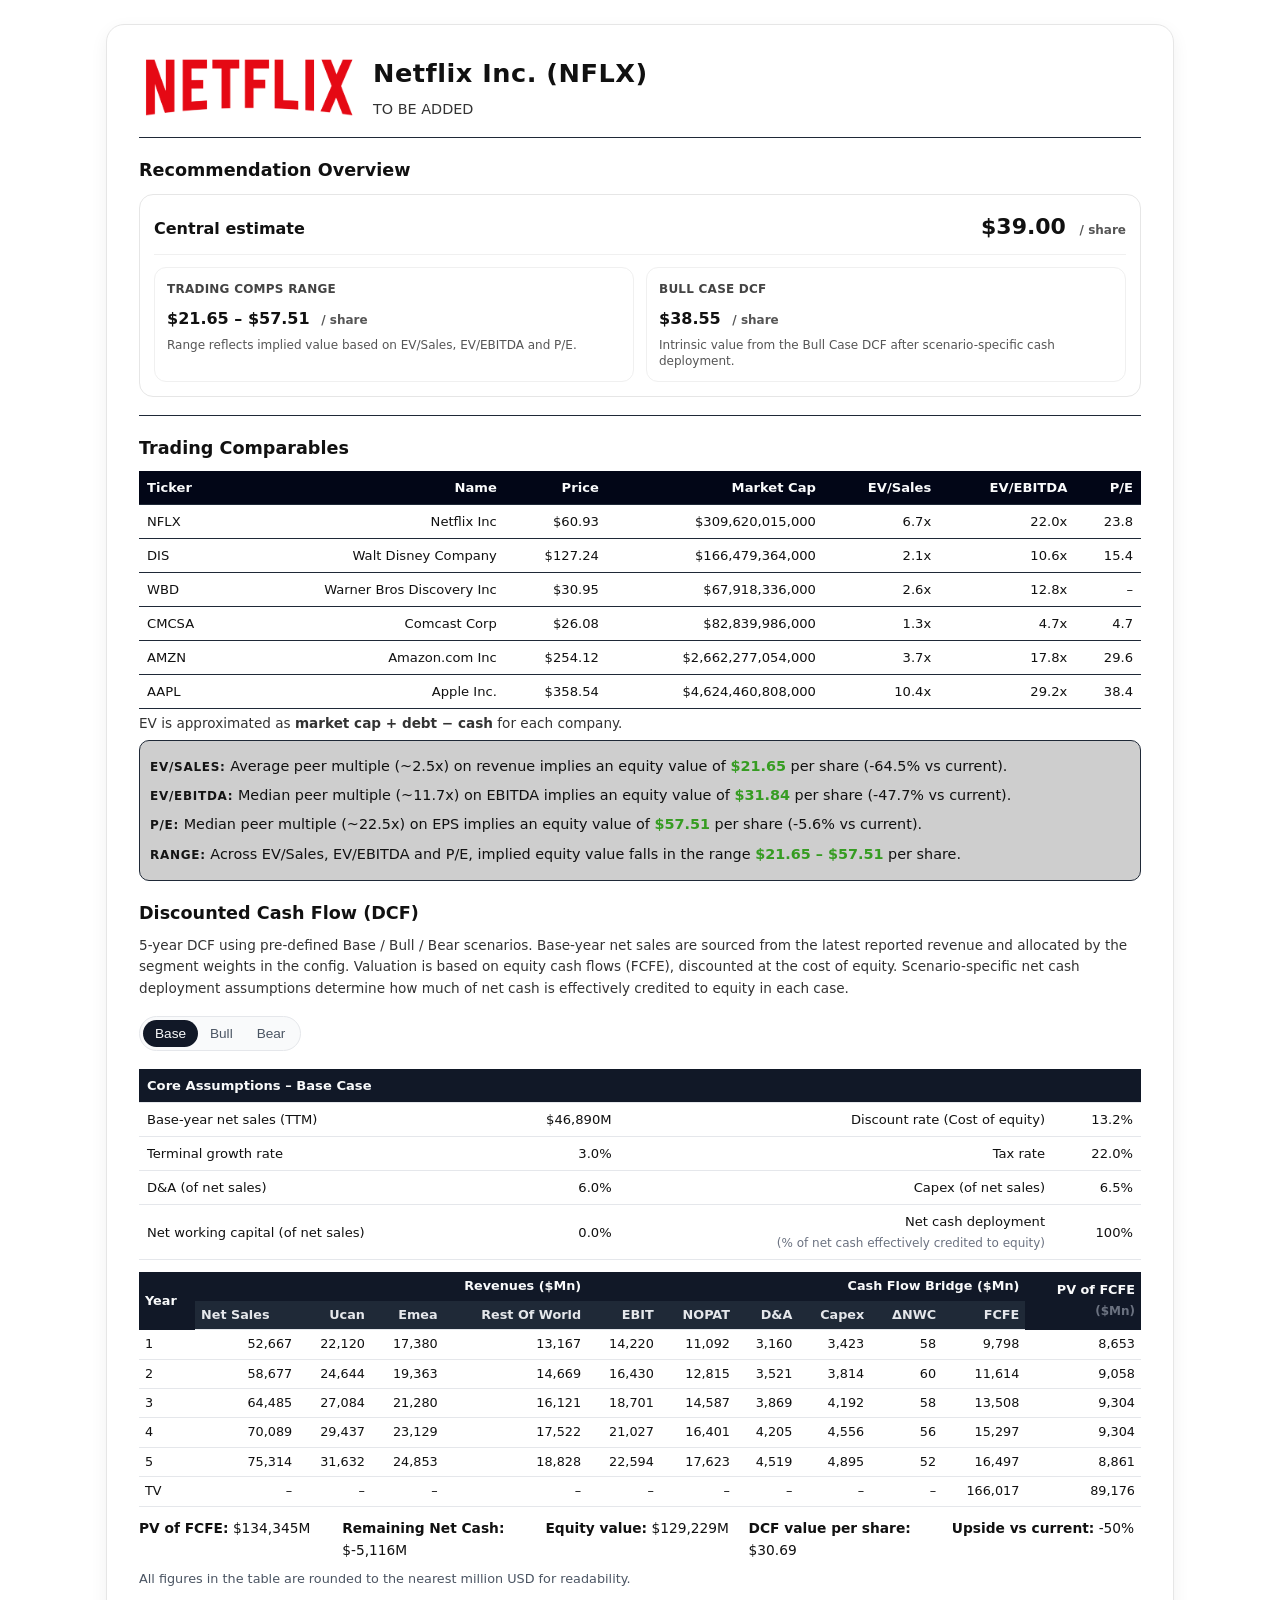
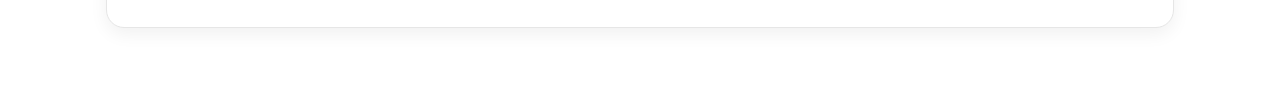
<file: theses/nflx.html>
<!DOCTYPE html>
<html lang="en">

<head>
  <meta charset="UTF-8" />
  <title>Netflix Inc. (NFLX) – Equity Research Note</title>
  <meta name="viewport" content="width=device-width, initial-scale=1" />
  <link rel="stylesheet" href="../theses/thesis.css" />
</head>

<body>
  <main class="page">
    <section class="card">
      <header class="company-header">
        <div class="title-row">
          <div class="brand">
            <img class="company-logo" src="../images/Netflix-logo.png" alt="Netflix logo" loading="eager"
              decoding="async" />
            <div class="brand-text">
              <h1>Netflix Inc. (NFLX)</h1>
                <div class="tagline">
                    TO BE ADDED
              </div>
            </div>
          </div>
        </div>
      </header>

      <section class="valuation-overview" style="margin-top: 12px;">
        <h2>Recommendation Overview</h2>

        <div class="rec-box">
          <div class="rec-box__top">
            <div class="rec-box__label">Central estimate</div>
            <div class="rec-box__value">
              <span id="val-blend">–</span>
              <span class="per-share">/ share</span>
            </div>
          </div>

          <div class="rec-box__grid">
            <div class="rec-box__item">
              <div class="rec-box__kicker">Trading comps range</div>
              <div class="rec-box__number">
                <span id="val-comp-range">–</span>
                <span class="per-share">/ share</span>
              </div>
              <div class="rec-box__note">
                Range reflects implied value based on EV/Sales, EV/EBITDA and P/E.
              </div>
            </div>

            <div class="rec-box__item">
              <div class="rec-box__kicker">Bull Case DCF</div>
              <div class="rec-box__number">
                <span id="val-dcf">–</span>
                <span class="per-share">/ share</span>
              </div>
              <div class="rec-box__note">
                Intrinsic value from the Bull Case DCF after scenario-specific cash deployment.
              </div>
            </div>
          </div>
        </div>
      </section>

      <!-- Narrative sections (profile, thesis, etc.) -->

      <div class="section-divider"></div>

      <!-- Trading comps -->
      <section style="margin-top: 14px;">
        <h2>Trading Comparables</h2>

        <table id="comps-table">
          <thead>
            <tr>
              <th>Ticker</th>
              <th>Name</th>
              <th>Price</th>
              <th>Market Cap</th>
              <th>EV/Sales</th>
              <th>EV/EBITDA</th>
              <th>P/E</th>
            </tr>
          </thead>
          <tbody>
            <!-- Filled by JS -->
          </tbody>
        </table>

        <p class="section-note">
          EV is approximated as <strong>market cap + debt − cash</strong> for each company.
        </p>

        <div id="implied-valuation" class="metric-block">
          <!-- Filled by JS: EV/Sales, EV/EBITDA, P/E implied prices & range -->
        </div>
      </section>

      <!-- DCF -->
      <section id="dcf" class="dcf-section">
        <h2>Discounted Cash Flow (DCF)</h2>
        <p class="section-note">
          5-year DCF using pre-defined Base / Bull / Bear scenarios. Base-year net sales
          are sourced from the latest reported revenue and allocated by the segment weights in the config.
          Valuation is based on equity cash flows (FCFE), discounted at the cost of equity.
          Scenario-specific net cash deployment assumptions determine how much of net cash
          is effectively credited to equity in each case.
        </p>


        <!-- Case tabs -->
        <div class="dcf-case-tabs" aria-label="DCF cases">
          <button type="button" class="dcf-case-tab active" data-dcf-case="base">Base</button>
          <button type="button" class="dcf-case-tab" data-dcf-case="bull">Bull</button>
          <button type="button" class="dcf-case-tab" data-dcf-case="bear">Bear</button>
        </div>

        <!-- Core assumptions (full width) -->
        <div class="dcf-core-assumptions">
          <table class="dcf-table">
            <thead>
              <tr>
                <th colspan="4">
                  Core Assumptions – <span id="dcf-case-label">Base</span> Case
                </th>
              </tr>
            </thead>
            <tbody>
              <tr>
                <td>Base-year net sales (TTM)</td>
                <td id="dcf-base-sales"></td>
                <td>Discount rate (Cost of equity)</td>
                <td id="dcf-assump-discount"></td>
              </tr>
              <tr>
                <td>Terminal growth rate</td>
                <td id="dcf-assump-tv"></td>
                <td>Tax rate</td>
                <td id="dcf-assump-tax"></td>
              </tr>
              <tr>
                <td>D&amp;A (of net sales)</td>
                <td id="dcf-assump-da"></td>
                <td>Capex (of net sales)</td>
                <td id="dcf-assump-capex"></td>
              </tr>
              <tr>
                <td>Net working capital (of net sales)</td>
                <td id="dcf-assump-nwc"></td>
                <td>Net cash deployment<br><span class="dcf-sub">(% of net cash effectively credited to equity)</span>
                </td>
                <td id="dcf-assump-netcash"></td>
              </tr>
            </tbody>

          </table>
        </div>

        <!-- DCF output (wide, more detailed) -->
        <div class="dcf-output-wide">
          <table class="dcf-results-table-wide">
            <thead id="dcf-results-head"></thead>
            <tbody id="dcf-results-rows">
              <!-- filled by JS -->
            </tbody>
          </table>

          <div class="dcf-summary">
            <div><strong>PV of FCFE:</strong> <span id="dcf-ev"></span></div>
            <div><strong>Remaining Net Cash:</strong> <span id="dcf-netcash"></span></div>
            <div><strong>Equity value:</strong> <span id="dcf-equity"></span></div>
            <div><strong>DCF value per share:</strong> <span id="dcf-price"></span></div>
            <div><strong>Upside vs current:</strong> <span id="dcf-upside"></span></div>
          </div>
        </div>

        <p class="dcf-note">
          All figures in the table are rounded to the nearest million USD for readability.
        </p>

      </section>
    </section>
  </main>



  <script>
    // ✅ Only thing you ever change in the HTML file
    const DEFAULT_TICKER = "NFLX";

    // Optional: override via URL like: gme.html?t=BBW  (no code edits needed)
    const PAGE_TICKER =
      (new URLSearchParams(location.search).get("t") || DEFAULT_TICKER).toUpperCase();

    // Make available everywhere
    window.PAGE_TICKER = PAGE_TICKER;

    // Optional: auto-update title/header from fundamentals.json if available
    async function hydrateCompanyHeader() {
      try {
        const fAll = await loadJson("../fundamentals.json");
        const f = fAll?.[PAGE_TICKER] || fAll?.[PAGE_TICKER.toUpperCase()] || {};
        const name = f?.name || f?.companyName || f?.Name || null;
        const exchange = f?.exchange || f?.Exchange || "NYSE";

        const title = name ? `${name} (${PAGE_TICKER})` : PAGE_TICKER;

        const h1 = document.getElementById("company-name");
        if (h1) h1.textContent = title;

        const pill = document.getElementById("company-exchange-ticker");
        if (pill) pill.textContent = `${exchange}: ${PAGE_TICKER}`;

        document.title = `${title} – Equity Research Note`;
      } catch (_) {
        // keep existing static text if fundamentals.json missing fields
      }
    }

    document.addEventListener("DOMContentLoaded", hydrateCompanyHeader);
  </script>


  <!-- COMPS + IMPLIED VALUATION SCRIPT -->
  <script>
    async function loadJson(url) {
      const res = await fetch(url, { cache: "no-cache" });
      if (!res.ok) {
        throw new Error("Failed to load " + url + ": " + res.status);
      }
      return res.json();
    }

    function formatMoney0(x) {
      if (x == null || isNaN(x)) return "–";
      return (
        "$" +
        Number(x).toLocaleString("en-US", {
          maximumFractionDigits: 0,
          minimumFractionDigits: 0
        })
      );
    }

    function formatMoney2(x) {
      if (x == null || isNaN(x)) return "–";
      return (
        "$" +
        Number(x).toLocaleString("en-US", {
          minimumFractionDigits: 2,
          maximumFractionDigits: 2
        })
      );
    }

    function latestPriceFromHistory(history, symbol) {
      const series = history.symbols && history.symbols[symbol];
      if (!Array.isArray(series) || !series.length) return null;
      const last = series[series.length - 1];
      if (!last || typeof last.priceCents !== "number") return null;
      return last.priceCents / 100;
    }

    function avgAndMedian(values) {
      if (!Array.isArray(values) || values.length === 0) return null;
      const avg = values.reduce((acc, x) => acc + x, 0) / values.length;
      const sorted = [...values].sort((a, b) => a - b);
      const mid = Math.floor(sorted.length / 2);
      const median =
        sorted.length % 2 === 1
          ? sorted[mid]
          : (sorted[mid - 1] + sorted[mid]) / 2;
      return { avg, median };
    }

    function detectOutlierSymbols(pairs) {
      const vals = pairs
        .map((p) => p.value)
        .filter((v) => Number.isFinite(v));
      if (vals.length < 4) return new Set();

      const sorted = [...vals].sort((a, b) => a - b);
      const n = sorted.length;

      const q1 = sorted[Math.floor((n - 1) * 0.25)];
      const q3 = sorted[Math.floor((n - 1) * 0.75)];
      const iqr = q3 - q1;
      const lower = q1 - 1.5 * iqr;
      const upper = q3 + 1.5 * iqr;

      const out = new Set();
      for (const { sym, value } of pairs) {
        if (!Number.isFinite(value)) continue;
        if (value < lower || value > upper) {
          out.add(sym);
        }
      }
      return out;
    }

    function pickImplied(impliedAvg, impliedMed, spot, stats) {
      if (!stats) return null;
      const diffAvg = Math.abs(impliedAvg - spot);
      const diffMed = Math.abs(impliedMed - spot);
      const useAvg = diffAvg <= diffMed;
      const label = useAvg ? "Average" : "Median";
      const multiple = useAvg ? stats.avg : stats.median;
      const value = useAvg ? impliedAvg : impliedMed;
      return { label, multiple, value };
    }

    async function renderComps() {
      const ROOT = (window.PAGE_TICKER || "GME").toUpperCase();

      const tableBody = document.querySelector("#comps-table tbody");
      const impliedDiv = document.querySelector("#implied-valuation");
      if (!tableBody || !impliedDiv) return;

      tableBody.innerHTML = "";
      impliedDiv.innerHTML = "Loading…";

      // Load fundamentals + price history
      const [fundamentals, history] = await Promise.all([
        loadJson("../fundamentals.json"),
        loadJson("../prices_history.json"),
      ]);

      // Load comps_config.json to define the universe
      let compsConfig = null;
      try {
        compsConfig = await loadJson("../comps_config.json");
      } catch (err) {
        console.warn("Could not load comps_config.json; falling back to ROOT only.", err);
      }

      // Try to load thesis_targets.json for SSoT on the range (compsLow/compsHigh)
      let thesisTargets = null;
      try {
        thesisTargets = await loadJson("../thesis_targets.json");
      } catch (err) {
        console.warn("Could not load thesis_targets.json; using JS-only comps range.", err);
      }
      const thesisRow = thesisTargets && (thesisTargets[ROOT] || thesisTargets[ROOT.toUpperCase()]);

      // Define comps universe (including ROOT), de-duped
      let comps = (compsConfig && compsConfig[ROOT]) || [ROOT];
      if (!Array.isArray(comps)) comps = [ROOT];
      comps = comps
        .map((s) => (s == null ? "" : String(s).trim().toUpperCase()))
        .filter(Boolean);

      if (!comps.includes(ROOT)) comps.unshift(ROOT);

      // de-dupe while preserving order
      const seen = new Set();
      comps = comps.filter((x) => (seen.has(x) ? false : (seen.add(x), true)));

      // Build raw data for comps
      const compsData = comps.map((sym) => {
        const f = fundamentals[sym] || {};
        const price = latestPriceFromHistory(history, sym);
        const name = f.name || sym;
        const mktCap = f.marketCap || 0;
        const rev = f.revenueTtm || 0;
        const ebitda = f.ebitdaTtm || 0;
        const pe = f.pe || 0;
        const cash = f.cash || 0;
        const debt = f.totalDebt || f.debt || 0;

        const evRaw = mktCap + debt - cash; // EV ≈ equity + net debt

        const evSales =
          evRaw > 0 && rev > 0 ? evRaw / rev : NaN;
        const evEbitda =
          evRaw > 0 && ebitda > 0 ? evRaw / ebitda : NaN;

        return {
          sym,
          name,
          price,
          mktCap,
          evSales,
          evEbitda,
          pe,
          cash,
          debt,
          evRaw,
          rev,
          ebitda,
        };
      });

      // Outlier detection per metric (exclude ROOT itself when determining peers)
      const evSalesPairs = compsData
        .filter((d) => d.sym !== ROOT && Number.isFinite(d.evSales))
        .map((d) => ({ sym: d.sym, value: d.evSales }));

      const evEbitdaPairs = compsData
        .filter((d) => d.sym !== ROOT && Number.isFinite(d.evEbitda))
        .map((d) => ({ sym: d.sym, value: d.evEbitda }));

      const pePairs = compsData
        .filter((d) => d.sym !== ROOT && d.pe > 0)
        .map((d) => ({ sym: d.sym, value: d.pe }));

      const outliersEvSales = detectOutlierSymbols(evSalesPairs);
      const outliersEvEbitda = detectOutlierSymbols(evEbitdaPairs);
      const outliersPe = detectOutlierSymbols(pePairs);

      // Render table rows
      compsData.forEach((d) => {
        const tr = document.createElement("tr");

        const evSalesStr = Number.isFinite(d.evSales)
          ? d.evSales.toFixed(1) + "x"
          : "–";
        const evEbitdaStr = Number.isFinite(d.evEbitda)
          ? d.evEbitda.toFixed(1) + "x"
          : "–";
        const peStr = d.pe > 0 ? d.pe.toFixed(1) : "–";

        const evSalesCell = outliersEvSales.has(d.sym)
          ? `<span class="outlier">${evSalesStr}</span>`
          : evSalesStr;
        const evEbitdaCell = outliersEvEbitda.has(d.sym)
          ? `<span class="outlier">${evEbitdaStr}</span>`
          : evEbitdaStr;
        const peCell = outliersPe.has(d.sym)
          ? `<span class="outlier">${peStr}</span>`
          : peStr;

        tr.innerHTML = `
          <td>${d.sym}</td>
          <td>${d.name}</td>
          <td>${d.price != null ? formatMoney2(d.price) : "–"}</td>
          <td>${d.mktCap ? formatMoney0(d.mktCap) : "–"}</td>
          <td>${evSalesCell}</td>
          <td>${evEbitdaCell}</td>
          <td>${peCell}</td>
        `;
        tableBody.appendChild(tr);
      });

      // ---------- Implied valuations (for narrative) ----------

      const rootData = compsData.find((d) => d.sym === ROOT) || {};
      const priceRoot = rootData.price;
      const mktCapRoot = rootData.mktCap || 0;
      const fRoot = fundamentals[ROOT] || {};
      const revRoot = fRoot.revenueTtm || 0;
      const ebitdaRoot = fRoot.ebitdaTtm || 0;
      const peRoot = fRoot.pe || 0;
      const cashRoot = fRoot.cash || 0;
      const debtRoot = fRoot.totalDebt || fRoot.debt || 0;

      if (!(priceRoot != null && mktCapRoot > 0)) {
        impliedDiv.textContent =
          "Implied valuations not available (missing current price or market cap).";
        return;
      }

      const sharesRoot = mktCapRoot / priceRoot;
      const netCash = cashRoot - debtRoot;
      const netCashPerShare = sharesRoot > 0 ? netCash / sharesRoot : 0;
      const cashPerShare = sharesRoot > 0 ? cashRoot / sharesRoot : 0;

      const lines = [];
      const impliedPricesAll = [];

      // --- EV/Sales based valuation ---
      const peerEvSalesVals = compsData
        .filter(
          (d) =>
            d.sym !== ROOT &&
            Number.isFinite(d.evSales) &&
            !outliersEvSales.has(d.sym)
        )
        .map((d) => d.evSales);

      if (revRoot > 0 && sharesRoot > 0 && peerEvSalesVals.length) {
        const stats = avgAndMedian(peerEvSalesVals);

        const revenuePerShare = revRoot / sharesRoot;
        const impliedAvgEvPerShare = stats.avg * revenuePerShare;
        const impliedMedEvPerShare = stats.median * revenuePerShare;

        // Current EV/share = equity/share + net debt/share
        const currentEvPerShare = priceRoot - netCashPerShare;

        const pick = pickImplied(
          impliedAvgEvPerShare,
          impliedMedEvPerShare,
          currentEvPerShare,
          stats
        );

        if (pick) {
          // Convert EV to equity price per share by adding net cash per share
          const equityPrice = pick.value + netCashPerShare;
          const diffPct = (equityPrice / priceRoot - 1) * 100;

          impliedPricesAll.push(equityPrice);

          lines.push(
            `<p><span class="metric-label">EV/Sales:</span> ${pick.label} peer ` +
            `multiple (~${pick.multiple.toFixed(
              1
            )}x) on revenue implies an equity value of ` +
            `<span class="highlight">${formatMoney2(
              equityPrice
            )}</span> per share ` +
            `(${diffPct >= 0 ? "+" : ""}${diffPct.toFixed(
              1
            )}% vs current).</p>`
          );
        }
      } else {
        lines.push(
          `<p><span class="metric-label">EV/Sales:</span> Implied value not available ` +
          `(missing revenue or usable peer EV/Sales).</p>`
        );
      }

      // --- EV/EBITDA based valuation ---
      const peerEvEbitdaVals = compsData
        .filter(
          (d) =>
            d.sym !== ROOT &&
            Number.isFinite(d.evEbitda) &&
            !outliersEvEbitda.has(d.sym)
        )
        .map((d) => d.evEbitda);

      if (ebitdaRoot > 0 && sharesRoot > 0 && peerEvEbitdaVals.length) {
        const stats = avgAndMedian(peerEvEbitdaVals);

        const ebitdaPerShare = ebitdaRoot / sharesRoot;
        const impliedAvgEvPerShare = stats.avg * ebitdaPerShare;
        const impliedMedEvPerShare = stats.median * ebitdaPerShare;

        const currentEvPerShare = priceRoot - netCashPerShare;

        const pick = pickImplied(
          impliedAvgEvPerShare,
          impliedMedEvPerShare,
          currentEvPerShare,
          stats
        );

        if (pick) {
          const equityPrice = pick.value + netCashPerShare;
          const diffPct = (equityPrice / priceRoot - 1) * 100;

          impliedPricesAll.push(equityPrice);

          lines.push(
            `<p><span class="metric-label">EV/EBITDA:</span> ${pick.label} peer ` +
            `multiple (~${pick.multiple.toFixed(
              1
            )}x) on EBITDA implies an equity value of ` +
            `<span class="highlight">${formatMoney2(
              equityPrice
            )}</span> per share ` +
            `(${diffPct >= 0 ? "+" : ""}${diffPct.toFixed(
              1
            )}% vs current).</p>`
          );
        }
      } else {
        lines.push(
          `<p><span class="metric-label">EV/EBITDA:</span> Implied value not available ` +
          `(missing EBITDA or usable peer EV/EBITDA).</p>`
        );
      }

      // --- P/E based valuation ---
      const peerPeVals = compsData
        .filter(
          (d) => d.sym !== ROOT && d.pe > 0 && !outliersPe.has(d.sym)
        )
        .map((d) => d.pe);

      if (peRoot > 0 && peerPeVals.length) {
        const stats = avgAndMedian(peerPeVals);

        // Very rough EPS estimate from current price and ROOT's own P/E
        const epsRoot = priceRoot / peRoot;

        const impliedAvgPrice = stats.avg * epsRoot;
        const impliedMedPrice = stats.median * epsRoot;

        const pick = pickImplied(
          impliedAvgPrice,
          impliedMedPrice,
          priceRoot,
          stats
        );

        if (pick) {
          const equityPrice = pick.value; // P/E already equity-based
          const diffPct = (equityPrice / priceRoot - 1) * 100;

          impliedPricesAll.push(equityPrice);

          lines.push(
            `<p><span class="metric-label">P/E:</span> ${pick.label} peer ` +
            `multiple (~${pick.multiple.toFixed(
              1
            )}x) on EPS implies an equity value of ` +
            `<span class="highlight">${formatMoney2(
              equityPrice
            )}</span> per share ` +
            `(${diffPct >= 0 ? "+" : ""}${diffPct.toFixed(
              1
            )}% vs current).</p>`
          );
        }
      } else {
        lines.push(
          `<p><span class="metric-label">P/E:</span> Implied value not available ` +
          `(missing P/E or usable peer P/E multiples).</p>`
        );
      }

      // --- Final range (multiples-based), using thesis_targets if available ---

      let jsLow = null;
      let jsHigh = null;
      if (impliedPricesAll.length) {
        jsLow = Math.min(...impliedPricesAll);
        jsHigh = Math.max(...impliedPricesAll);
      }

      let rangeLow = null;
      let rangeHigh = null;

      // Prefer Python-computed values from thesis_targets.json
      if (
        thesisRow &&
        typeof thesisRow.compsLow === "number" &&
        typeof thesisRow.compsHigh === "number" &&
        isFinite(thesisRow.compsLow) &&
        isFinite(thesisRow.compsHigh)
      ) {
        rangeLow = thesisRow.compsLow;
        rangeHigh = thesisRow.compsHigh;
      } else if (
        jsLow != null &&
        jsHigh != null &&
        isFinite(jsLow) &&
        isFinite(jsHigh)
      ) {
        // Fallback to local JS-computed range if thesis_targets not available
        rangeLow = jsLow;
        rangeHigh = jsHigh;
      }

      if (rangeLow != null && rangeHigh != null) {
        // Store into global so the header overview can use the same numbers
        window.__compRange = {
          low: rangeLow,
          high: rangeHigh,
          netCashPerShare,
          cashPerShare,
          spot: priceRoot
        };
        window.__gmeCompRange = window.__compRange;

        if (typeof updateValuationOverview === "function") {
          updateValuationOverview();
        }

        lines.push(
          `<p><span class="metric-label">Range:</span> ` +
          `Across EV/Sales, EV/EBITDA and P/E, implied equity value ` +
          `falls in the range <span class="highlight">${formatMoney2(
            rangeLow
          )} – ${formatMoney2(
            rangeHigh
          )}</span> per share.`
        );
      } else {
        lines.push(
          `<p><span class="metric-label">Range (multiples-based):</span> ` +
          `No usable implied prices could be computed from the current ` +
          `peer set and fundamentals snapshot.</p>`
        );
      }

      impliedDiv.innerHTML = lines.join("");
    }


    document.addEventListener("DOMContentLoaded", () => {
      renderComps().catch((err) => {
        console.error(err);
        const impliedDiv = document.querySelector("#implied-valuation");
        if (impliedDiv) {
          impliedDiv.textContent =
            "Error loading comps / implied valuation data (see console).";
        }
      });
    });
  </script>

  <script>
    // ---------- DCF (FCFE-driven; sourced from JSON outputs) ----------

    const DCF_TICKER = (window.PAGE_TICKER || "GME").toUpperCase();

    let DCF_SEG_WEIGHTS = {
      collectibles: 0.19,
      hardware: 0.55,
      software: 0.26
    };

    let DCF_CASES = {};
    let DCF_ACTIVE_CASE = "base";

    let __thesisTargets = null;
    let __dcfConfig = null;
    let __fundamentals = null;
    let __dcfDetails = null; // optional: year-by-year rows (see note at bottom)

    function dcfHasNumber(x) {
      return typeof x === "number" && isFinite(x);
    }

    function dcfFmtMillionsNoDec(x) {
      if (!dcfHasNumber(x)) return "–";
      return x.toLocaleString("en-US", { maximumFractionDigits: 0 });
    }

    function dcfFmtMillionsLabel(x) {
      if (!dcfHasNumber(x)) return "–";
      return "$" + dcfFmtMillionsNoDec(x) + "M";
    }

    function dcfFmtPercent(x, digits = 1) {
      if (!dcfHasNumber(x)) return "–";
      return x.toFixed(digits) + "%";
    }

    function dcfGetCaseConfig(tickerCfg, caseKey) {
      const cases = tickerCfg && (tickerCfg.cases || tickerCfg.DCF_CASES || tickerCfg.dcfCases);
      if (cases && typeof cases === "object") return cases[caseKey] || null;
      // allow flat structure fallback
      return (tickerCfg && tickerCfg[caseKey]) || null;
    }

    function dcfSched(arr, idx, fallback = 0) {
      if (!Array.isArray(arr) || arr.length === 0) return fallback;
      if (idx < arr.length) return arr[idx];
      return arr[arr.length - 1];
    }

    async function tryLoadJson(url) {
      try {
        return await loadJson(url);
      } catch (e) {
        return null;
      }
    }

    async function loadThesisTargetsOnce() {
      if (__thesisTargets) return __thesisTargets;
      __thesisTargets = await loadJson("../thesis_targets.json");
      return __thesisTargets;
    }

    function getThesisRow() {
      return (__thesisTargets && (__thesisTargets[DCF_TICKER] || __thesisTargets[DCF_TICKER.toUpperCase()])) || null;
    }

    function getSpotFromAnywhere() {
      const row = getThesisRow();
      if (row && dcfHasNumber(row.spot)) return row.spot;
      if (window.__compRange && dcfHasNumber(window.__compRange.spot)) return window.__compRange.spot;
      if (window.__gmeCompRange && dcfHasNumber(window.__gmeCompRange.spot)) return window.__gmeCompRange.spot;
      return null;
    }

    function getDcfPriceForCase(caseKey) {
      const row = getThesisRow();
      if (!row) return null;

      if (caseKey === "base" && dcfHasNumber(row.dcfBase)) return row.dcfBase;
      if (caseKey === "bull" && dcfHasNumber(row.dcfBull)) return row.dcfBull;
      if (caseKey === "bear" && dcfHasNumber(row.dcfBear)) return row.dcfBear;

      // optional alt keys (if you ever rename)
      const alt = row.dcf && row.dcf[caseKey];
      if (dcfHasNumber(alt)) return alt;

      return null;
    }

    function getDetailsForCase(caseKey) {
      // optional structure:
      // { "GME": { "base": { "discountRatePct": 12.3, "rows": [...] }, "bull": {...} } }
      const t = (__dcfDetails && (__dcfDetails[DCF_TICKER] || __dcfDetails[DCF_TICKER.toUpperCase()])) || null;
      if (!t) return null;
      if (t.cases && t.cases[caseKey]) return t.cases[caseKey];
      return t[caseKey] || null;
    }

    function updateValuationOverview() {
      const compEl = document.getElementById("val-comp-range");
      const dcfEl = document.getElementById("val-dcf");
      const blendEl = document.getElementById("val-blend");
      const centralLabel = document.getElementById("central-estimate-inline");

      // comps range comes from the comps script (already using thesis_targets.json)
      const cr = window.__compRange || window.__gmeCompRange;
      if (compEl && cr) {
        const low = cr.low;
        const high = cr.high;
        if (dcfHasNumber(low) && dcfHasNumber(high)) {
          compEl.textContent = `${formatMoney2(low)} – ${formatMoney2(high)}`;
        }
      }

      const row = getThesisRow();
      if (!row) return;

      // DCF shown in the header = Bull DCF (single number)
      if (dcfEl && dcfHasNumber(row.dcfBull)) {
        dcfEl.textContent = formatMoney2(row.dcfBull);
        window.__dcfBull = row.dcfBull;
        window.__gmeDcfBull = row.dcfBull;
      }

      // Central estimate = whatever Python computed (already rounded)
      if (blendEl && dcfHasNumber(row.centralEstimate)) {
        blendEl.textContent = formatMoney2(row.centralEstimate);
      }

      if (centralLabel && dcfHasNumber(row.centralEstimate)) {
        centralLabel.textContent = formatMoney2(row.centralEstimate);
      }
    }

    function prettySegName(key) {
      return String(key)
        .replace(/[_\-]+/g, " ")
        .replace(/([a-z])([A-Z])/g, "$1 $2")
        .replace(/\b\w/g, (c) => c.toUpperCase());
    }

    function slug(s) {
      return String(s).toLowerCase().replace(/[^a-z0-9]+/g, "");
    }

    function getSegmentsForCase(caseKey) {
      const caseCfg = DCF_CASES[caseKey] || {};

      // Prefer growthSchedule keys
      const gs = caseCfg.growthSchedule;
      if (gs && typeof gs === "object" && !Array.isArray(gs)) {
        return Object.keys(gs).slice(0, 3);
      }

      // Fallback: segmentWeights keys
      if (DCF_SEG_WEIGHTS && typeof DCF_SEG_WEIGHTS === "object") {
        const keys = Object.keys(DCF_SEG_WEIGHTS).filter((k) => dcfHasNumber(DCF_SEG_WEIGHTS[k]));
        if (keys.length) return keys.slice(0, 3);
      }

      // Fallback: details rows segments object
      const det = getDetailsForCase(caseKey);
      const rows = det && (det.rows || det.years);
      if (Array.isArray(rows) && rows.length && rows[0] && rows[0].segments) {
        return Object.keys(rows[0].segments).slice(0, 3);
      }

      return [];
    }

    function getSegmentWeight(segKey, segs) {
      if (DCF_SEG_WEIGHTS && typeof DCF_SEG_WEIGHTS === "object") {
        if (dcfHasNumber(DCF_SEG_WEIGHTS[segKey])) return DCF_SEG_WEIGHTS[segKey];

        const target = slug(segKey);
        for (const [k, v] of Object.entries(DCF_SEG_WEIGHTS)) {
          if (slug(k) === target && dcfHasNumber(v)) return v;
        }
      }
      // fallback: equal weight if weights missing
      if (Array.isArray(segs) && segs.length) return 1 / segs.length;
      return null;
    }

    function getSegmentValue(r, segKey, totalSalesMn, segs) {
      const target = slug(segKey);

      // 1) Check common object holders first (supports both object and array forms)
      const holders = [
        "segments",
        "segmentSalesMn",
        "segmentRevenuesMn",
        "revenueBySegmentMn",
        "salesBySegmentMn",
        "segmentSales",
        "segmentRevenues",
        "revenueBySegment",
        "salesBySegment",
      ];

      for (const h of holders) {
        const obj = r && r[h];
        if (!obj) continue;

        // array form: assume same ordering as segs
        if (Array.isArray(obj) && Array.isArray(segs)) {
          const idx = segs.indexOf(segKey);
          if (idx >= 0 && dcfHasNumber(obj[idx])) return obj[idx];
        }

        // object form: direct key or slug-match
        if (obj && typeof obj === "object" && !Array.isArray(obj)) {
          if (dcfHasNumber(obj[segKey])) return obj[segKey];
          for (const [k, v] of Object.entries(obj)) {
            if (slug(k) === target && dcfHasNumber(v)) return v;
          }
        }
      }

      // 2) Legacy flat fields (e.g., collectiblesMn)
      const mnKey = segKey + "Mn";
      if (r && dcfHasNumber(r[mnKey])) return r[mnKey];
      if (r && dcfHasNumber(r[segKey])) return r[segKey];

      // 3) Last resort: derive from total sales using weights
      if (dcfHasNumber(totalSalesMn)) {
        const w = getSegmentWeight(segKey, segs);
        if (dcfHasNumber(w)) return totalSalesMn * w;
      }

      return null;
    }


    function renderWideDcfHeader(caseKey) {
      const thead = document.getElementById("dcf-results-head");
      if (!thead) return;

      const segs = getSegmentsForCase(caseKey);
      const revColspan = 1 + segs.length;

      thead.innerHTML = `
        <tr>
          <th rowspan="2">Year</th>
          <th colspan="${revColspan}">Revenues ($Mn)</th>
          <th colspan="6">Cash Flow Bridge ($Mn)</th>
          <th rowspan="2">PV of FCFE<br><span class="dcf-sub">($Mn)</span></th>
        </tr>
        <tr>
          <th>Net Sales</th>
          ${segs.map(s => `<th>${prettySegName(s)}</th>`).join("")}
          <th>EBIT</th>
          <th>NOPAT</th>
          <th>D&amp;A</th>
          <th>Capex</th>
          <th>ΔNWC</th>
          <th>FCFE</th>
        </tr>
      `;
    }

    function dcfRenderAssumptions(caseKey) {
      const caseCfg = (DCF_CASES && DCF_CASES[caseKey]) || {};

      const setText = (id, value) => {
        const el = document.getElementById(id);
        if (el) el.textContent = value;
      };

      const hasNum = (x) => typeof x === "number" && isFinite(x);

      const fmtMillionsLabel = (mn) => {
        if (!hasNum(mn)) return "–";
        return "$" + mn.toLocaleString("en-US", { maximumFractionDigits: 0 }) + "M";
      };

      const fmtPct = (x, d = 1) => (hasNum(x) ? x.toFixed(d) + "%" : "–");

      // Label
      setText("dcf-case-label", caseCfg.label || (caseKey[0].toUpperCase() + caseKey.slice(1)));

      // ---------- Base-year net sales (TTM) ----------
      // Support both shapes:
      //   fundamentals["GME"]
      //   fundamentals.symbols["GME"]
      const f =
        (__fundamentals && (__fundamentals[DCF_TICKER] || __fundamentals[DCF_TICKER.toUpperCase()])) ||
        (__fundamentals &&
          __fundamentals.symbols &&
          (__fundamentals.symbols[DCF_TICKER] || __fundamentals.symbols[DCF_TICKER.toUpperCase()])) ||
        {};

      // Support common keys
      const revenueTtm =
        (hasNum(f.revenueTtm) && f.revenueTtm) ||
        (hasNum(f.revenueTTM) && f.revenueTTM) ||
        (hasNum(f.revenue) && f.revenue) ||
        null;

      const sales0Mn = hasNum(revenueTtm) ? revenueTtm / 1_000_000.0 : null;
      setText("dcf-base-sales", hasNum(sales0Mn) ? fmtMillionsLabel(sales0Mn) : "–");

      // ---------- Discount rate (Cost of equity) ----------
      // Prefer dcf_details.json (generated by Python), fallback to "–"
      const det = getDetailsForCase ? getDetailsForCase(caseKey) : null;
      const kePct =
        (det && (det.costOfEquityPct ?? det.kePct ?? det.discountRatePct ?? det.discountRate)) ??
        null;

      setText("dcf-assump-discount", hasNum(kePct) ? fmtPct(kePct, 1) : "–");

      // Terminal growth
      setText("dcf-assump-tv", hasNum(caseCfg.terminalGrowth) ? fmtPct(caseCfg.terminalGrowth, 1) : "–");

      // Rest of core assumptions
      setText("dcf-assump-tax", hasNum(caseCfg.taxRate) ? fmtPct(caseCfg.taxRate, 1) : "–");
      setText("dcf-assump-da", hasNum(caseCfg.daPct) ? fmtPct(caseCfg.daPct, 1) : "–");
      setText("dcf-assump-capex", hasNum(caseCfg.capexPct) ? fmtPct(caseCfg.capexPct, 1) : "–");
      setText("dcf-assump-nwc", hasNum(caseCfg.nwcPct) ? fmtPct(caseCfg.nwcPct, 1) : "–");

      const m = caseCfg.netCashMultiplier;
      setText("dcf-assump-netcash", hasNum(m) ? Math.round(m * 100) + "%" : "–");
    }

    function dcfRenderRows(caseKey) {
      const tbody = document.getElementById("dcf-results-rows");
      if (!tbody) return;

      // Build the header for this case
      renderWideDcfHeader(caseKey);

      const details = getDetailsForCase(caseKey);
      const rows = details && (details.rows || details.years);
      const segs = getSegmentsForCase(caseKey);

      const totalCols = 1 + (1 + segs.length) + 6 + 1;

      if (!Array.isArray(rows) || rows.length === 0) {
        tbody.innerHTML =
          `<tr><td colspan="${totalCols}">DCF detail rows are not available. Generate an optional <code>dcf_details.json</code> in your pipeline if you want the year-by-year table populated.</td></tr>`;
        return;
      }

      const html = rows
        .map((r) => {
          const year = r.year ?? r.label ?? "–";

          const sales = r.salesMn ?? r.sales ?? r.netSalesMn;

          const ebit = r.ebitMn ?? r.ebit;
          const nopat = r.nopatMn ?? r.nopat;
          const da = r.daMn ?? r.da;
          const capex = r.capexMn ?? r.capex;
          const dnwc = r.deltaNwcMn ?? r.deltaNwc;
          const fcfe = r.fcfeMn ?? r.fcfe ?? r.fcfMn ?? r.fcf;
          const pv = r.pvMn ?? r.pv;

          const segCells = segs.map((segKey) => {
          const v = getSegmentValue(r, segKey, sales, segs);
          return `<td>${dcfHasNumber(v) ? dcfFmtMillionsNoDec(v) : "–"}</td>`;
          }).join("");


          const isTv = String(year).toUpperCase() === "TV";
          return `
          <tr class="${isTv ? "terminal-row" : ""}">
            <td>${year}</td>
            <td>${dcfHasNumber(sales) ? dcfFmtMillionsNoDec(sales) : "–"}</td>
            ${segCells}
            <td>${dcfHasNumber(ebit) ? dcfFmtMillionsNoDec(ebit) : "–"}</td>
            <td>${dcfHasNumber(nopat) ? dcfFmtMillionsNoDec(nopat) : "–"}</td>
            <td>${dcfHasNumber(da) ? dcfFmtMillionsNoDec(da) : "–"}</td>
            <td>${dcfHasNumber(capex) ? dcfFmtMillionsNoDec(capex) : "–"}</td>
            <td>${dcfHasNumber(dnwc) ? dcfFmtMillionsNoDec(dnwc) : "–"}</td>
            <td>${dcfHasNumber(fcfe) ? dcfFmtMillionsNoDec(fcfe) : "–"}</td>
            <td>${dcfHasNumber(pv) ? dcfFmtMillionsNoDec(pv) : "–"}</td>
          </tr>
        `;
        })
        .join("");

      tbody.innerHTML = html;
    }

    function dcfRenderSummary(caseKey) {
      const caseCfg = DCF_CASES[caseKey] || {};
      const dcfPrice = getDcfPriceForCase(caseKey);

      const spot = getSpotFromAnywhere();
      const f = __fundamentals && (__fundamentals[DCF_TICKER] || __fundamentals[DCF_TICKER.toUpperCase()]) || {};

      const cash = f.cash;
      const debt = f.debt ?? f.totalDebt;
      const netCash = (dcfHasNumber(cash) ? cash : 0) - (dcfHasNumber(debt) ? debt : 0); // absolute $
      const netCashMult = dcfHasNumber(caseCfg.netCashMultiplier) ? caseCfg.netCashMultiplier : 1.0;
      const netCashEff = netCash * netCashMult;

      // Shares: prefer explicit sharesOutstanding, else marketCap / spot
      let shares = null;
      if (dcfHasNumber(f.sharesOutstanding) && f.sharesOutstanding > 0) {
        shares = f.sharesOutstanding;
      } else if (dcfHasNumber(f.marketCap) && f.marketCap > 0 && dcfHasNumber(spot) && spot > 0) {
        shares = f.marketCap / spot;
      }

      const equityValue = dcfHasNumber(dcfPrice) && dcfHasNumber(shares) ? dcfPrice * shares : null;
      const pvFcfe = dcfHasNumber(equityValue) ? (equityValue - netCashEff) : null;

      const evEl = document.getElementById("dcf-ev");
      if (evEl) evEl.textContent = dcfHasNumber(pvFcfe) ? dcfFmtMillionsLabel(pvFcfe / 1_000_000.0) : "–";

      const ncEl = document.getElementById("dcf-netcash");
      if (ncEl) ncEl.textContent = dcfFmtMillionsLabel(netCashEff / 1_000_000.0);

      const eqEl = document.getElementById("dcf-equity");
      if (eqEl) eqEl.textContent = dcfHasNumber(equityValue) ? dcfFmtMillionsLabel(equityValue / 1_000_000.0) : "–";

      const priceEl = document.getElementById("dcf-price");
      if (priceEl) priceEl.textContent = dcfHasNumber(dcfPrice) ? formatMoney2(dcfPrice) : "–";

      const upEl = document.getElementById("dcf-upside");
      if (upEl) {
        if (dcfHasNumber(dcfPrice) && dcfHasNumber(spot) && spot > 0) {
          const up = (dcfPrice / spot - 1) * 100;
          upEl.textContent = (up >= 0 ? "+" : "") + up.toFixed(0) + "%";
        } else {
          upEl.textContent = "–";
        }
      }

      // Keep globals for any other parts of the page that still expect them
      if (caseKey === "base" && dcfHasNumber(dcfPrice)) window.__gmeDcfBase = dcfPrice;
      if (caseKey === "bull" && dcfHasNumber(dcfPrice)) window.__gmeDcfBull = dcfPrice;
      if (caseKey === "bear" && dcfHasNumber(dcfPrice)) window.__gmeDcfBear = dcfPrice;
    }

    function renderCase(caseKey) {
      if (!DCF_CASES[caseKey]) return;
      dcfRenderAssumptions(caseKey);
      dcfRenderRows(caseKey);
      dcfRenderSummary(caseKey);
      updateValuationOverview();
    }

    async function initDcfSection() {
      const section = document.getElementById("dcf");
      if (!section) return;

      try {
        await loadThesisTargetsOnce();
      } catch (e) {
        console.error("Failed to load thesis_targets.json:", e);
        return;
      }

      const dcfCfgAll = await loadJson("../dcf_config.json");
      __dcfConfig = dcfCfgAll;

      __fundamentals = await loadJson("../fundamentals.json");

      // Optional: if you generate this file, the year-by-year table will populate automatically
      __dcfDetails = await tryLoadJson("../dcf_details.json");

      const tickerCfg = dcfCfgAll && (dcfCfgAll[DCF_TICKER] || dcfCfgAll[DCF_TICKER.toUpperCase()]);
      if (!tickerCfg) {
        console.warn("No DCF config for", DCF_TICKER, "in dcf_config.json");
        return;
      }

      if (tickerCfg.segmentWeights) {
        DCF_SEG_WEIGHTS = tickerCfg.segmentWeights;
      }

      const cases = tickerCfg.cases || tickerCfg.DCF_CASES || tickerCfg.dcfCases;
      if (!cases) {
        console.warn("DCF config for", DCF_TICKER, "missing 'cases' key.");
        return;
      }

      DCF_CASES = cases;

      // Initial render (Base tab visible by default)
      if (!DCF_CASES[DCF_ACTIVE_CASE]) {
        DCF_ACTIVE_CASE = Object.keys(DCF_CASES)[0] || "base";
      }

      // Wire tabs
      const tabs = document.querySelectorAll(".dcf-case-tab");
      tabs.forEach((tab) => {
        tab.addEventListener("click", () => {
          const caseKey = tab.getAttribute("data-dcf-case");
          if (!DCF_CASES[caseKey]) return;
          DCF_ACTIVE_CASE = caseKey;
          tabs.forEach((t) => t.classList.remove("active"));
          tab.classList.add("active");
          renderCase(caseKey);
        });
      });

      // Render
      renderCase(DCF_ACTIVE_CASE);

      // Ensure overview box is consistent immediately
      updateValuationOverview();
    }

    document.addEventListener("DOMContentLoaded", initDcfSection);
  </script>

</body>
</html>
</file>
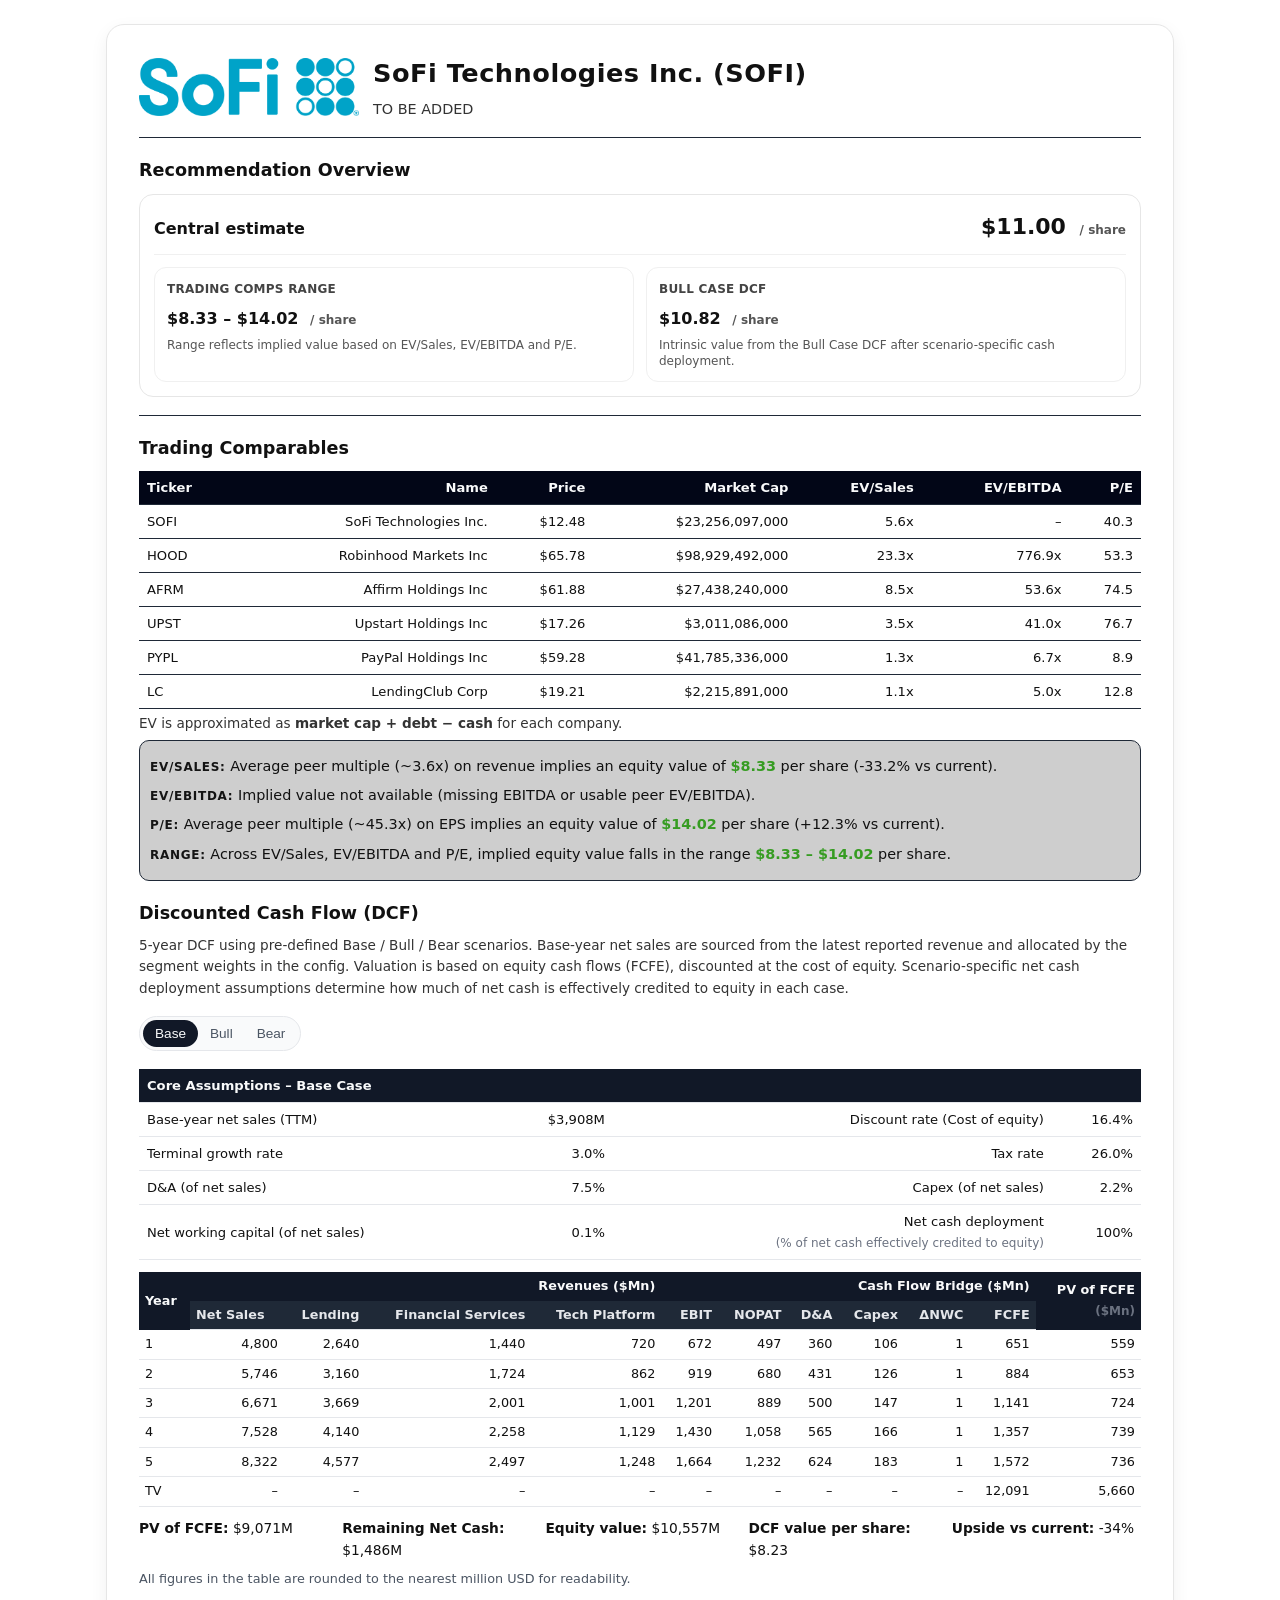
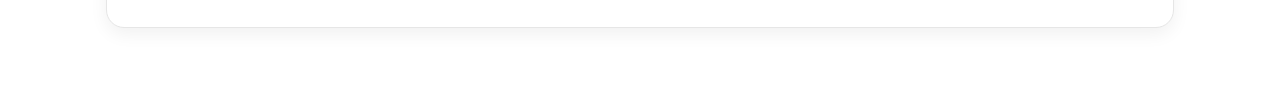
<file: theses/sofi.html>
<!DOCTYPE html>
<html lang="en">

<head>
  <meta charset="UTF-8" />
  <title>SoFi Technologies Inc. (SOFI) – Equity Research Note</title>
  <meta name="viewport" content="width=device-width, initial-scale=1" />
  <link rel="stylesheet" href="../theses/thesis.css" />
</head>

<body>
  <main class="page">
    <section class="card">
      <header class="company-header">
        <div class="title-row">
          <div class="brand">
            <img class="company-logo" src="../images/Sofi-logo.png" alt="Sofi logo" loading="eager"
              decoding="async" />
            <div class="brand-text">
              <h1>SoFi Technologies Inc. (SOFI)</h1>
                <div class="tagline">
                    TO BE ADDED
              </div>
            </div>
          </div>
        </div>
      </header>

      <section class="valuation-overview" style="margin-top: 12px;">
        <h2>Recommendation Overview</h2>

        <div class="rec-box">
          <div class="rec-box__top">
            <div class="rec-box__label">Central estimate</div>
            <div class="rec-box__value">
              <span id="val-blend">–</span>
              <span class="per-share">/ share</span>
            </div>
          </div>

          <div class="rec-box__grid">
            <div class="rec-box__item">
              <div class="rec-box__kicker">Trading comps range</div>
              <div class="rec-box__number">
                <span id="val-comp-range">–</span>
                <span class="per-share">/ share</span>
              </div>
              <div class="rec-box__note">
                Range reflects implied value based on EV/Sales, EV/EBITDA and P/E.
              </div>
            </div>

            <div class="rec-box__item">
              <div class="rec-box__kicker">Bull Case DCF</div>
              <div class="rec-box__number">
                <span id="val-dcf">–</span>
                <span class="per-share">/ share</span>
              </div>
              <div class="rec-box__note">
                Intrinsic value from the Bull Case DCF after scenario-specific cash deployment.
              </div>
            </div>
          </div>
        </div>
      </section>

      <!-- Narrative sections (profile, thesis, etc.) -->

      <div class="section-divider"></div>

      <!-- Trading comps -->
      <section style="margin-top: 14px;">
        <h2>Trading Comparables</h2>

        <table id="comps-table">
          <thead>
            <tr>
              <th>Ticker</th>
              <th>Name</th>
              <th>Price</th>
              <th>Market Cap</th>
              <th>EV/Sales</th>
              <th>EV/EBITDA</th>
              <th>P/E</th>
            </tr>
          </thead>
          <tbody>
            <!-- Filled by JS -->
          </tbody>
        </table>

        <p class="section-note">
          EV is approximated as <strong>market cap + debt − cash</strong> for each company.
        </p>

        <div id="implied-valuation" class="metric-block">
          <!-- Filled by JS: EV/Sales, EV/EBITDA, P/E implied prices & range -->
        </div>
      </section>

      <!-- DCF -->
      <section id="dcf" class="dcf-section">
        <h2>Discounted Cash Flow (DCF)</h2>
        <p class="section-note">
          5-year DCF using pre-defined Base / Bull / Bear scenarios. Base-year net sales
          are sourced from the latest reported revenue and allocated by the segment weights in the config.
          Valuation is based on equity cash flows (FCFE), discounted at the cost of equity.
          Scenario-specific net cash deployment assumptions determine how much of net cash
          is effectively credited to equity in each case.
        </p>


        <!-- Case tabs -->
        <div class="dcf-case-tabs" aria-label="DCF cases">
          <button type="button" class="dcf-case-tab active" data-dcf-case="base">Base</button>
          <button type="button" class="dcf-case-tab" data-dcf-case="bull">Bull</button>
          <button type="button" class="dcf-case-tab" data-dcf-case="bear">Bear</button>
        </div>

        <!-- Core assumptions (full width) -->
        <div class="dcf-core-assumptions">
          <table class="dcf-table">
            <thead>
              <tr>
                <th colspan="4">
                  Core Assumptions – <span id="dcf-case-label">Base</span> Case
                </th>
              </tr>
            </thead>
            <tbody>
              <tr>
                <td>Base-year net sales (TTM)</td>
                <td id="dcf-base-sales"></td>
                <td>Discount rate (Cost of equity)</td>
                <td id="dcf-assump-discount"></td>
              </tr>
              <tr>
                <td>Terminal growth rate</td>
                <td id="dcf-assump-tv"></td>
                <td>Tax rate</td>
                <td id="dcf-assump-tax"></td>
              </tr>
              <tr>
                <td>D&amp;A (of net sales)</td>
                <td id="dcf-assump-da"></td>
                <td>Capex (of net sales)</td>
                <td id="dcf-assump-capex"></td>
              </tr>
              <tr>
                <td>Net working capital (of net sales)</td>
                <td id="dcf-assump-nwc"></td>
                <td>Net cash deployment<br><span class="dcf-sub">(% of net cash effectively credited to equity)</span>
                </td>
                <td id="dcf-assump-netcash"></td>
              </tr>
            </tbody>

          </table>
        </div>

        <!-- DCF output (wide, more detailed) -->
        <div class="dcf-output-wide">
          <table class="dcf-results-table-wide">
            <thead id="dcf-results-head"></thead>
            <tbody id="dcf-results-rows">
              <!-- filled by JS -->
            </tbody>
          </table>

          <div class="dcf-summary">
            <div><strong>PV of FCFE:</strong> <span id="dcf-ev"></span></div>
            <div><strong>Remaining Net Cash:</strong> <span id="dcf-netcash"></span></div>
            <div><strong>Equity value:</strong> <span id="dcf-equity"></span></div>
            <div><strong>DCF value per share:</strong> <span id="dcf-price"></span></div>
            <div><strong>Upside vs current:</strong> <span id="dcf-upside"></span></div>
          </div>
        </div>

        <p class="dcf-note">
          All figures in the table are rounded to the nearest million USD for readability.
        </p>

      </section>
    </section>
  </main>



  <script>
    // ✅ Only thing you ever change in the HTML file
    const DEFAULT_TICKER = "SOFI";

    // Optional: override via URL like: gme.html?t=BBW  (no code edits needed)
    const PAGE_TICKER =
      (new URLSearchParams(location.search).get("t") || DEFAULT_TICKER).toUpperCase();

    // Make available everywhere
    window.PAGE_TICKER = PAGE_TICKER;

    // Optional: auto-update title/header from fundamentals.json if available
    async function hydrateCompanyHeader() {
      try {
        const fAll = await loadJson("../fundamentals.json");
        const f = fAll?.[PAGE_TICKER] || fAll?.[PAGE_TICKER.toUpperCase()] || {};
        const name = f?.name || f?.companyName || f?.Name || null;
        const exchange = f?.exchange || f?.Exchange || "NYSE";

        const title = name ? `${name} (${PAGE_TICKER})` : PAGE_TICKER;

        const h1 = document.getElementById("company-name");
        if (h1) h1.textContent = title;

        const pill = document.getElementById("company-exchange-ticker");
        if (pill) pill.textContent = `${exchange}: ${PAGE_TICKER}`;

        document.title = `${title} – Equity Research Note`;
      } catch (_) {
        // keep existing static text if fundamentals.json missing fields
      }
    }

    document.addEventListener("DOMContentLoaded", hydrateCompanyHeader);
  </script>


  <!-- COMPS + IMPLIED VALUATION SCRIPT -->
  <script>
    async function loadJson(url) {
      const res = await fetch(url, { cache: "no-cache" });
      if (!res.ok) {
        throw new Error("Failed to load " + url + ": " + res.status);
      }
      return res.json();
    }

    function formatMoney0(x) {
      if (x == null || isNaN(x)) return "–";
      return (
        "$" +
        Number(x).toLocaleString("en-US", {
          maximumFractionDigits: 0,
          minimumFractionDigits: 0
        })
      );
    }

    function formatMoney2(x) {
      if (x == null || isNaN(x)) return "–";
      return (
        "$" +
        Number(x).toLocaleString("en-US", {
          minimumFractionDigits: 2,
          maximumFractionDigits: 2
        })
      );
    }

    function latestPriceFromHistory(history, symbol) {
      const series = history.symbols && history.symbols[symbol];
      if (!Array.isArray(series) || !series.length) return null;
      const last = series[series.length - 1];
      if (!last || typeof last.priceCents !== "number") return null;
      return last.priceCents / 100;
    }

    function avgAndMedian(values) {
      if (!Array.isArray(values) || values.length === 0) return null;
      const avg = values.reduce((acc, x) => acc + x, 0) / values.length;
      const sorted = [...values].sort((a, b) => a - b);
      const mid = Math.floor(sorted.length / 2);
      const median =
        sorted.length % 2 === 1
          ? sorted[mid]
          : (sorted[mid - 1] + sorted[mid]) / 2;
      return { avg, median };
    }

    function detectOutlierSymbols(pairs) {
      const vals = pairs
        .map((p) => p.value)
        .filter((v) => Number.isFinite(v));
      if (vals.length < 4) return new Set();

      const sorted = [...vals].sort((a, b) => a - b);
      const n = sorted.length;

      const q1 = sorted[Math.floor((n - 1) * 0.25)];
      const q3 = sorted[Math.floor((n - 1) * 0.75)];
      const iqr = q3 - q1;
      const lower = q1 - 1.5 * iqr;
      const upper = q3 + 1.5 * iqr;

      const out = new Set();
      for (const { sym, value } of pairs) {
        if (!Number.isFinite(value)) continue;
        if (value < lower || value > upper) {
          out.add(sym);
        }
      }
      return out;
    }

    function pickImplied(impliedAvg, impliedMed, spot, stats) {
      if (!stats) return null;
      const diffAvg = Math.abs(impliedAvg - spot);
      const diffMed = Math.abs(impliedMed - spot);
      const useAvg = diffAvg <= diffMed;
      const label = useAvg ? "Average" : "Median";
      const multiple = useAvg ? stats.avg : stats.median;
      const value = useAvg ? impliedAvg : impliedMed;
      return { label, multiple, value };
    }

    async function renderComps() {
      const ROOT = (window.PAGE_TICKER || "GME").toUpperCase();

      const tableBody = document.querySelector("#comps-table tbody");
      const impliedDiv = document.querySelector("#implied-valuation");
      if (!tableBody || !impliedDiv) return;

      tableBody.innerHTML = "";
      impliedDiv.innerHTML = "Loading…";

      // Load fundamentals + price history
      const [fundamentals, history] = await Promise.all([
        loadJson("../fundamentals.json"),
        loadJson("../prices_history.json"),
      ]);

      // Load comps_config.json to define the universe
      let compsConfig = null;
      try {
        compsConfig = await loadJson("../comps_config.json");
      } catch (err) {
        console.warn("Could not load comps_config.json; falling back to ROOT only.", err);
      }

      // Try to load thesis_targets.json for SSoT on the range (compsLow/compsHigh)
      let thesisTargets = null;
      try {
        thesisTargets = await loadJson("../thesis_targets.json");
      } catch (err) {
        console.warn("Could not load thesis_targets.json; using JS-only comps range.", err);
      }
      const thesisRow = thesisTargets && (thesisTargets[ROOT] || thesisTargets[ROOT.toUpperCase()]);

      // Define comps universe (including ROOT), de-duped
      let comps = (compsConfig && compsConfig[ROOT]) || [ROOT];
      if (!Array.isArray(comps)) comps = [ROOT];
      comps = comps
        .map((s) => (s == null ? "" : String(s).trim().toUpperCase()))
        .filter(Boolean);

      if (!comps.includes(ROOT)) comps.unshift(ROOT);

      // de-dupe while preserving order
      const seen = new Set();
      comps = comps.filter((x) => (seen.has(x) ? false : (seen.add(x), true)));

      // Build raw data for comps
      const compsData = comps.map((sym) => {
        const f = fundamentals[sym] || {};
        const price = latestPriceFromHistory(history, sym);
        const name = f.name || sym;
        const mktCap = f.marketCap || 0;
        const rev = f.revenueTtm || 0;
        const ebitda = f.ebitdaTtm || 0;
        const pe = f.pe || 0;
        const cash = f.cash || 0;
        const debt = f.totalDebt || f.debt || 0;

        const evRaw = mktCap + debt - cash; // EV ≈ equity + net debt

        const evSales =
          evRaw > 0 && rev > 0 ? evRaw / rev : NaN;
        const evEbitda =
          evRaw > 0 && ebitda > 0 ? evRaw / ebitda : NaN;

        return {
          sym,
          name,
          price,
          mktCap,
          evSales,
          evEbitda,
          pe,
          cash,
          debt,
          evRaw,
          rev,
          ebitda,
        };
      });

      // Outlier detection per metric (exclude ROOT itself when determining peers)
      const evSalesPairs = compsData
        .filter((d) => d.sym !== ROOT && Number.isFinite(d.evSales))
        .map((d) => ({ sym: d.sym, value: d.evSales }));

      const evEbitdaPairs = compsData
        .filter((d) => d.sym !== ROOT && Number.isFinite(d.evEbitda))
        .map((d) => ({ sym: d.sym, value: d.evEbitda }));

      const pePairs = compsData
        .filter((d) => d.sym !== ROOT && d.pe > 0)
        .map((d) => ({ sym: d.sym, value: d.pe }));

      const outliersEvSales = detectOutlierSymbols(evSalesPairs);
      const outliersEvEbitda = detectOutlierSymbols(evEbitdaPairs);
      const outliersPe = detectOutlierSymbols(pePairs);

      // Render table rows
      compsData.forEach((d) => {
        const tr = document.createElement("tr");

        const evSalesStr = Number.isFinite(d.evSales)
          ? d.evSales.toFixed(1) + "x"
          : "–";
        const evEbitdaStr = Number.isFinite(d.evEbitda)
          ? d.evEbitda.toFixed(1) + "x"
          : "–";
        const peStr = d.pe > 0 ? d.pe.toFixed(1) : "–";

        const evSalesCell = outliersEvSales.has(d.sym)
          ? `<span class="outlier">${evSalesStr}</span>`
          : evSalesStr;
        const evEbitdaCell = outliersEvEbitda.has(d.sym)
          ? `<span class="outlier">${evEbitdaStr}</span>`
          : evEbitdaStr;
        const peCell = outliersPe.has(d.sym)
          ? `<span class="outlier">${peStr}</span>`
          : peStr;

        tr.innerHTML = `
          <td>${d.sym}</td>
          <td>${d.name}</td>
          <td>${d.price != null ? formatMoney2(d.price) : "–"}</td>
          <td>${d.mktCap ? formatMoney0(d.mktCap) : "–"}</td>
          <td>${evSalesCell}</td>
          <td>${evEbitdaCell}</td>
          <td>${peCell}</td>
        `;
        tableBody.appendChild(tr);
      });

      // ---------- Implied valuations (for narrative) ----------

      const rootData = compsData.find((d) => d.sym === ROOT) || {};
      const priceRoot = rootData.price;
      const mktCapRoot = rootData.mktCap || 0;
      const fRoot = fundamentals[ROOT] || {};
      const revRoot = fRoot.revenueTtm || 0;
      const ebitdaRoot = fRoot.ebitdaTtm || 0;
      const peRoot = fRoot.pe || 0;
      const cashRoot = fRoot.cash || 0;
      const debtRoot = fRoot.totalDebt || fRoot.debt || 0;

      if (!(priceRoot != null && mktCapRoot > 0)) {
        impliedDiv.textContent =
          "Implied valuations not available (missing current price or market cap).";
        return;
      }

      const sharesRoot = mktCapRoot / priceRoot;
      const netCash = cashRoot - debtRoot;
      const netCashPerShare = sharesRoot > 0 ? netCash / sharesRoot : 0;
      const cashPerShare = sharesRoot > 0 ? cashRoot / sharesRoot : 0;

      const lines = [];
      const impliedPricesAll = [];

      // --- EV/Sales based valuation ---
      const peerEvSalesVals = compsData
        .filter(
          (d) =>
            d.sym !== ROOT &&
            Number.isFinite(d.evSales) &&
            !outliersEvSales.has(d.sym)
        )
        .map((d) => d.evSales);

      if (revRoot > 0 && sharesRoot > 0 && peerEvSalesVals.length) {
        const stats = avgAndMedian(peerEvSalesVals);

        const revenuePerShare = revRoot / sharesRoot;
        const impliedAvgEvPerShare = stats.avg * revenuePerShare;
        const impliedMedEvPerShare = stats.median * revenuePerShare;

        // Current EV/share = equity/share + net debt/share
        const currentEvPerShare = priceRoot - netCashPerShare;

        const pick = pickImplied(
          impliedAvgEvPerShare,
          impliedMedEvPerShare,
          currentEvPerShare,
          stats
        );

        if (pick) {
          // Convert EV to equity price per share by adding net cash per share
          const equityPrice = pick.value + netCashPerShare;
          const diffPct = (equityPrice / priceRoot - 1) * 100;

          impliedPricesAll.push(equityPrice);

          lines.push(
            `<p><span class="metric-label">EV/Sales:</span> ${pick.label} peer ` +
            `multiple (~${pick.multiple.toFixed(
              1
            )}x) on revenue implies an equity value of ` +
            `<span class="highlight">${formatMoney2(
              equityPrice
            )}</span> per share ` +
            `(${diffPct >= 0 ? "+" : ""}${diffPct.toFixed(
              1
            )}% vs current).</p>`
          );
        }
      } else {
        lines.push(
          `<p><span class="metric-label">EV/Sales:</span> Implied value not available ` +
          `(missing revenue or usable peer EV/Sales).</p>`
        );
      }

      // --- EV/EBITDA based valuation ---
      const peerEvEbitdaVals = compsData
        .filter(
          (d) =>
            d.sym !== ROOT &&
            Number.isFinite(d.evEbitda) &&
            !outliersEvEbitda.has(d.sym)
        )
        .map((d) => d.evEbitda);

      if (ebitdaRoot > 0 && sharesRoot > 0 && peerEvEbitdaVals.length) {
        const stats = avgAndMedian(peerEvEbitdaVals);

        const ebitdaPerShare = ebitdaRoot / sharesRoot;
        const impliedAvgEvPerShare = stats.avg * ebitdaPerShare;
        const impliedMedEvPerShare = stats.median * ebitdaPerShare;

        const currentEvPerShare = priceRoot - netCashPerShare;

        const pick = pickImplied(
          impliedAvgEvPerShare,
          impliedMedEvPerShare,
          currentEvPerShare,
          stats
        );

        if (pick) {
          const equityPrice = pick.value + netCashPerShare;
          const diffPct = (equityPrice / priceRoot - 1) * 100;

          impliedPricesAll.push(equityPrice);

          lines.push(
            `<p><span class="metric-label">EV/EBITDA:</span> ${pick.label} peer ` +
            `multiple (~${pick.multiple.toFixed(
              1
            )}x) on EBITDA implies an equity value of ` +
            `<span class="highlight">${formatMoney2(
              equityPrice
            )}</span> per share ` +
            `(${diffPct >= 0 ? "+" : ""}${diffPct.toFixed(
              1
            )}% vs current).</p>`
          );
        }
      } else {
        lines.push(
          `<p><span class="metric-label">EV/EBITDA:</span> Implied value not available ` +
          `(missing EBITDA or usable peer EV/EBITDA).</p>`
        );
      }

      // --- P/E based valuation ---
      const peerPeVals = compsData
        .filter(
          (d) => d.sym !== ROOT && d.pe > 0 && !outliersPe.has(d.sym)
        )
        .map((d) => d.pe);

      if (peRoot > 0 && peerPeVals.length) {
        const stats = avgAndMedian(peerPeVals);

        // Very rough EPS estimate from current price and ROOT's own P/E
        const epsRoot = priceRoot / peRoot;

        const impliedAvgPrice = stats.avg * epsRoot;
        const impliedMedPrice = stats.median * epsRoot;

        const pick = pickImplied(
          impliedAvgPrice,
          impliedMedPrice,
          priceRoot,
          stats
        );

        if (pick) {
          const equityPrice = pick.value; // P/E already equity-based
          const diffPct = (equityPrice / priceRoot - 1) * 100;

          impliedPricesAll.push(equityPrice);

          lines.push(
            `<p><span class="metric-label">P/E:</span> ${pick.label} peer ` +
            `multiple (~${pick.multiple.toFixed(
              1
            )}x) on EPS implies an equity value of ` +
            `<span class="highlight">${formatMoney2(
              equityPrice
            )}</span> per share ` +
            `(${diffPct >= 0 ? "+" : ""}${diffPct.toFixed(
              1
            )}% vs current).</p>`
          );
        }
      } else {
        lines.push(
          `<p><span class="metric-label">P/E:</span> Implied value not available ` +
          `(missing P/E or usable peer P/E multiples).</p>`
        );
      }

      // --- Final range (multiples-based), using thesis_targets if available ---

      let jsLow = null;
      let jsHigh = null;
      if (impliedPricesAll.length) {
        jsLow = Math.min(...impliedPricesAll);
        jsHigh = Math.max(...impliedPricesAll);
      }

      let rangeLow = null;
      let rangeHigh = null;

      // Prefer Python-computed values from thesis_targets.json
      if (
        thesisRow &&
        typeof thesisRow.compsLow === "number" &&
        typeof thesisRow.compsHigh === "number" &&
        isFinite(thesisRow.compsLow) &&
        isFinite(thesisRow.compsHigh)
      ) {
        rangeLow = thesisRow.compsLow;
        rangeHigh = thesisRow.compsHigh;
      } else if (
        jsLow != null &&
        jsHigh != null &&
        isFinite(jsLow) &&
        isFinite(jsHigh)
      ) {
        // Fallback to local JS-computed range if thesis_targets not available
        rangeLow = jsLow;
        rangeHigh = jsHigh;
      }

      if (rangeLow != null && rangeHigh != null) {
        // Store into global so the header overview can use the same numbers
        window.__compRange = {
          low: rangeLow,
          high: rangeHigh,
          netCashPerShare,
          cashPerShare,
          spot: priceRoot
        };
        window.__gmeCompRange = window.__compRange;

        if (typeof updateValuationOverview === "function") {
          updateValuationOverview();
        }

        lines.push(
          `<p><span class="metric-label">Range:</span> ` +
          `Across EV/Sales, EV/EBITDA and P/E, implied equity value ` +
          `falls in the range <span class="highlight">${formatMoney2(
            rangeLow
          )} – ${formatMoney2(
            rangeHigh
          )}</span> per share.`
        );
      } else {
        lines.push(
          `<p><span class="metric-label">Range (multiples-based):</span> ` +
          `No usable implied prices could be computed from the current ` +
          `peer set and fundamentals snapshot.</p>`
        );
      }

      impliedDiv.innerHTML = lines.join("");
    }


    document.addEventListener("DOMContentLoaded", () => {
      renderComps().catch((err) => {
        console.error(err);
        const impliedDiv = document.querySelector("#implied-valuation");
        if (impliedDiv) {
          impliedDiv.textContent =
            "Error loading comps / implied valuation data (see console).";
        }
      });
    });
  </script>

  <script>
    // ---------- DCF (FCFE-driven; sourced from JSON outputs) ----------

    const DCF_TICKER = (window.PAGE_TICKER || "GME").toUpperCase();

    let DCF_SEG_WEIGHTS = {
      collectibles: 0.19,
      hardware: 0.55,
      software: 0.26
    };

    let DCF_CASES = {};
    let DCF_ACTIVE_CASE = "base";

    let __thesisTargets = null;
    let __dcfConfig = null;
    let __fundamentals = null;
    let __dcfDetails = null; // optional: year-by-year rows (see note at bottom)

    function dcfHasNumber(x) {
      return typeof x === "number" && isFinite(x);
    }

    function dcfFmtMillionsNoDec(x) {
      if (!dcfHasNumber(x)) return "–";
      return x.toLocaleString("en-US", { maximumFractionDigits: 0 });
    }

    function dcfFmtMillionsLabel(x) {
      if (!dcfHasNumber(x)) return "–";
      return "$" + dcfFmtMillionsNoDec(x) + "M";
    }

    function dcfFmtPercent(x, digits = 1) {
      if (!dcfHasNumber(x)) return "–";
      return x.toFixed(digits) + "%";
    }

    function dcfGetCaseConfig(tickerCfg, caseKey) {
      const cases = tickerCfg && (tickerCfg.cases || tickerCfg.DCF_CASES || tickerCfg.dcfCases);
      if (cases && typeof cases === "object") return cases[caseKey] || null;
      // allow flat structure fallback
      return (tickerCfg && tickerCfg[caseKey]) || null;
    }

    function dcfSched(arr, idx, fallback = 0) {
      if (!Array.isArray(arr) || arr.length === 0) return fallback;
      if (idx < arr.length) return arr[idx];
      return arr[arr.length - 1];
    }

    async function tryLoadJson(url) {
      try {
        return await loadJson(url);
      } catch (e) {
        return null;
      }
    }

    async function loadThesisTargetsOnce() {
      if (__thesisTargets) return __thesisTargets;
      __thesisTargets = await loadJson("../thesis_targets.json");
      return __thesisTargets;
    }

    function getThesisRow() {
      return (__thesisTargets && (__thesisTargets[DCF_TICKER] || __thesisTargets[DCF_TICKER.toUpperCase()])) || null;
    }

    function getSpotFromAnywhere() {
      const row = getThesisRow();
      if (row && dcfHasNumber(row.spot)) return row.spot;
      if (window.__compRange && dcfHasNumber(window.__compRange.spot)) return window.__compRange.spot;
      if (window.__gmeCompRange && dcfHasNumber(window.__gmeCompRange.spot)) return window.__gmeCompRange.spot;
      return null;
    }

    function getDcfPriceForCase(caseKey) {
      const row = getThesisRow();
      if (!row) return null;

      if (caseKey === "base" && dcfHasNumber(row.dcfBase)) return row.dcfBase;
      if (caseKey === "bull" && dcfHasNumber(row.dcfBull)) return row.dcfBull;
      if (caseKey === "bear" && dcfHasNumber(row.dcfBear)) return row.dcfBear;

      // optional alt keys (if you ever rename)
      const alt = row.dcf && row.dcf[caseKey];
      if (dcfHasNumber(alt)) return alt;

      return null;
    }

    function getDetailsForCase(caseKey) {
      // optional structure:
      // { "GME": { "base": { "discountRatePct": 12.3, "rows": [...] }, "bull": {...} } }
      const t = (__dcfDetails && (__dcfDetails[DCF_TICKER] || __dcfDetails[DCF_TICKER.toUpperCase()])) || null;
      if (!t) return null;
      if (t.cases && t.cases[caseKey]) return t.cases[caseKey];
      return t[caseKey] || null;
    }

    function updateValuationOverview() {
      const compEl = document.getElementById("val-comp-range");
      const dcfEl = document.getElementById("val-dcf");
      const blendEl = document.getElementById("val-blend");
      const centralLabel = document.getElementById("central-estimate-inline");

      // comps range comes from the comps script (already using thesis_targets.json)
      const cr = window.__compRange || window.__gmeCompRange;
      if (compEl && cr) {
        const low = cr.low;
        const high = cr.high;
        if (dcfHasNumber(low) && dcfHasNumber(high)) {
          compEl.textContent = `${formatMoney2(low)} – ${formatMoney2(high)}`;
        }
      }

      const row = getThesisRow();
      if (!row) return;

      // DCF shown in the header = Bull DCF (single number)
      if (dcfEl && dcfHasNumber(row.dcfBull)) {
        dcfEl.textContent = formatMoney2(row.dcfBull);
        window.__dcfBull = row.dcfBull;
        window.__gmeDcfBull = row.dcfBull;
      }

      // Central estimate = whatever Python computed (already rounded)
      if (blendEl && dcfHasNumber(row.centralEstimate)) {
        blendEl.textContent = formatMoney2(row.centralEstimate);
      }

      if (centralLabel && dcfHasNumber(row.centralEstimate)) {
        centralLabel.textContent = formatMoney2(row.centralEstimate);
      }
    }

    function prettySegName(key) {
      return String(key)
        .replace(/[_\-]+/g, " ")
        .replace(/([a-z])([A-Z])/g, "$1 $2")
        .replace(/\b\w/g, (c) => c.toUpperCase());
    }

    function slug(s) {
      return String(s).toLowerCase().replace(/[^a-z0-9]+/g, "");
    }

    function getSegmentsForCase(caseKey) {
      const caseCfg = DCF_CASES[caseKey] || {};

      // Prefer growthSchedule keys
      const gs = caseCfg.growthSchedule;
      if (gs && typeof gs === "object" && !Array.isArray(gs)) {
        return Object.keys(gs).slice(0, 3);
      }

      // Fallback: segmentWeights keys
      if (DCF_SEG_WEIGHTS && typeof DCF_SEG_WEIGHTS === "object") {
        const keys = Object.keys(DCF_SEG_WEIGHTS).filter((k) => dcfHasNumber(DCF_SEG_WEIGHTS[k]));
        if (keys.length) return keys.slice(0, 3);
      }

      // Fallback: details rows segments object
      const det = getDetailsForCase(caseKey);
      const rows = det && (det.rows || det.years);
      if (Array.isArray(rows) && rows.length && rows[0] && rows[0].segments) {
        return Object.keys(rows[0].segments).slice(0, 3);
      }

      return [];
    }

    function getSegmentWeight(segKey, segs) {
      if (DCF_SEG_WEIGHTS && typeof DCF_SEG_WEIGHTS === "object") {
        if (dcfHasNumber(DCF_SEG_WEIGHTS[segKey])) return DCF_SEG_WEIGHTS[segKey];

        const target = slug(segKey);
        for (const [k, v] of Object.entries(DCF_SEG_WEIGHTS)) {
          if (slug(k) === target && dcfHasNumber(v)) return v;
        }
      }
      // fallback: equal weight if weights missing
      if (Array.isArray(segs) && segs.length) return 1 / segs.length;
      return null;
    }

    function getSegmentValue(r, segKey, totalSalesMn, segs) {
      const target = slug(segKey);

      // 1) Check common object holders first (supports both object and array forms)
      const holders = [
        "segments",
        "segmentSalesMn",
        "segmentRevenuesMn",
        "revenueBySegmentMn",
        "salesBySegmentMn",
        "segmentSales",
        "segmentRevenues",
        "revenueBySegment",
        "salesBySegment",
      ];

      for (const h of holders) {
        const obj = r && r[h];
        if (!obj) continue;

        // array form: assume same ordering as segs
        if (Array.isArray(obj) && Array.isArray(segs)) {
          const idx = segs.indexOf(segKey);
          if (idx >= 0 && dcfHasNumber(obj[idx])) return obj[idx];
        }

        // object form: direct key or slug-match
        if (obj && typeof obj === "object" && !Array.isArray(obj)) {
          if (dcfHasNumber(obj[segKey])) return obj[segKey];
          for (const [k, v] of Object.entries(obj)) {
            if (slug(k) === target && dcfHasNumber(v)) return v;
          }
        }
      }

      // 2) Legacy flat fields (e.g., collectiblesMn)
      const mnKey = segKey + "Mn";
      if (r && dcfHasNumber(r[mnKey])) return r[mnKey];
      if (r && dcfHasNumber(r[segKey])) return r[segKey];

      // 3) Last resort: derive from total sales using weights
      if (dcfHasNumber(totalSalesMn)) {
        const w = getSegmentWeight(segKey, segs);
        if (dcfHasNumber(w)) return totalSalesMn * w;
      }

      return null;
    }


    function renderWideDcfHeader(caseKey) {
      const thead = document.getElementById("dcf-results-head");
      if (!thead) return;

      const segs = getSegmentsForCase(caseKey);
      const revColspan = 1 + segs.length;

      thead.innerHTML = `
        <tr>
          <th rowspan="2">Year</th>
          <th colspan="${revColspan}">Revenues ($Mn)</th>
          <th colspan="6">Cash Flow Bridge ($Mn)</th>
          <th rowspan="2">PV of FCFE<br><span class="dcf-sub">($Mn)</span></th>
        </tr>
        <tr>
          <th>Net Sales</th>
          ${segs.map(s => `<th>${prettySegName(s)}</th>`).join("")}
          <th>EBIT</th>
          <th>NOPAT</th>
          <th>D&amp;A</th>
          <th>Capex</th>
          <th>ΔNWC</th>
          <th>FCFE</th>
        </tr>
      `;
    }

    function dcfRenderAssumptions(caseKey) {
      const caseCfg = (DCF_CASES && DCF_CASES[caseKey]) || {};

      const setText = (id, value) => {
        const el = document.getElementById(id);
        if (el) el.textContent = value;
      };

      const hasNum = (x) => typeof x === "number" && isFinite(x);

      const fmtMillionsLabel = (mn) => {
        if (!hasNum(mn)) return "–";
        return "$" + mn.toLocaleString("en-US", { maximumFractionDigits: 0 }) + "M";
      };

      const fmtPct = (x, d = 1) => (hasNum(x) ? x.toFixed(d) + "%" : "–");

      // Label
      setText("dcf-case-label", caseCfg.label || (caseKey[0].toUpperCase() + caseKey.slice(1)));

      // ---------- Base-year net sales (TTM) ----------
      // Support both shapes:
      //   fundamentals["GME"]
      //   fundamentals.symbols["GME"]
      const f =
        (__fundamentals && (__fundamentals[DCF_TICKER] || __fundamentals[DCF_TICKER.toUpperCase()])) ||
        (__fundamentals &&
          __fundamentals.symbols &&
          (__fundamentals.symbols[DCF_TICKER] || __fundamentals.symbols[DCF_TICKER.toUpperCase()])) ||
        {};

      // Support common keys
      const revenueTtm =
        (hasNum(f.revenueTtm) && f.revenueTtm) ||
        (hasNum(f.revenueTTM) && f.revenueTTM) ||
        (hasNum(f.revenue) && f.revenue) ||
        null;

      const sales0Mn = hasNum(revenueTtm) ? revenueTtm / 1_000_000.0 : null;
      setText("dcf-base-sales", hasNum(sales0Mn) ? fmtMillionsLabel(sales0Mn) : "–");

      // ---------- Discount rate (Cost of equity) ----------
      // Prefer dcf_details.json (generated by Python), fallback to "–"
      const det = getDetailsForCase ? getDetailsForCase(caseKey) : null;
      const kePct =
        (det && (det.costOfEquityPct ?? det.kePct ?? det.discountRatePct ?? det.discountRate)) ??
        null;

      setText("dcf-assump-discount", hasNum(kePct) ? fmtPct(kePct, 1) : "–");

      // Terminal growth
      setText("dcf-assump-tv", hasNum(caseCfg.terminalGrowth) ? fmtPct(caseCfg.terminalGrowth, 1) : "–");

      // Rest of core assumptions
      setText("dcf-assump-tax", hasNum(caseCfg.taxRate) ? fmtPct(caseCfg.taxRate, 1) : "–");
      setText("dcf-assump-da", hasNum(caseCfg.daPct) ? fmtPct(caseCfg.daPct, 1) : "–");
      setText("dcf-assump-capex", hasNum(caseCfg.capexPct) ? fmtPct(caseCfg.capexPct, 1) : "–");
      setText("dcf-assump-nwc", hasNum(caseCfg.nwcPct) ? fmtPct(caseCfg.nwcPct, 1) : "–");

      const m = caseCfg.netCashMultiplier;
      setText("dcf-assump-netcash", hasNum(m) ? Math.round(m * 100) + "%" : "–");
    }

    function dcfRenderRows(caseKey) {
      const tbody = document.getElementById("dcf-results-rows");
      if (!tbody) return;

      // Build the header for this case
      renderWideDcfHeader(caseKey);

      const details = getDetailsForCase(caseKey);
      const rows = details && (details.rows || details.years);
      const segs = getSegmentsForCase(caseKey);

      const totalCols = 1 + (1 + segs.length) + 6 + 1;

      if (!Array.isArray(rows) || rows.length === 0) {
        tbody.innerHTML =
          `<tr><td colspan="${totalCols}">DCF detail rows are not available. Generate an optional <code>dcf_details.json</code> in your pipeline if you want the year-by-year table populated.</td></tr>`;
        return;
      }

      const html = rows
        .map((r) => {
          const year = r.year ?? r.label ?? "–";

          const sales = r.salesMn ?? r.sales ?? r.netSalesMn;

          const ebit = r.ebitMn ?? r.ebit;
          const nopat = r.nopatMn ?? r.nopat;
          const da = r.daMn ?? r.da;
          const capex = r.capexMn ?? r.capex;
          const dnwc = r.deltaNwcMn ?? r.deltaNwc;
          const fcfe = r.fcfeMn ?? r.fcfe ?? r.fcfMn ?? r.fcf;
          const pv = r.pvMn ?? r.pv;

          const segCells = segs.map((segKey) => {
          const v = getSegmentValue(r, segKey, sales, segs);
          return `<td>${dcfHasNumber(v) ? dcfFmtMillionsNoDec(v) : "–"}</td>`;
          }).join("");


          const isTv = String(year).toUpperCase() === "TV";
          return `
          <tr class="${isTv ? "terminal-row" : ""}">
            <td>${year}</td>
            <td>${dcfHasNumber(sales) ? dcfFmtMillionsNoDec(sales) : "–"}</td>
            ${segCells}
            <td>${dcfHasNumber(ebit) ? dcfFmtMillionsNoDec(ebit) : "–"}</td>
            <td>${dcfHasNumber(nopat) ? dcfFmtMillionsNoDec(nopat) : "–"}</td>
            <td>${dcfHasNumber(da) ? dcfFmtMillionsNoDec(da) : "–"}</td>
            <td>${dcfHasNumber(capex) ? dcfFmtMillionsNoDec(capex) : "–"}</td>
            <td>${dcfHasNumber(dnwc) ? dcfFmtMillionsNoDec(dnwc) : "–"}</td>
            <td>${dcfHasNumber(fcfe) ? dcfFmtMillionsNoDec(fcfe) : "–"}</td>
            <td>${dcfHasNumber(pv) ? dcfFmtMillionsNoDec(pv) : "–"}</td>
          </tr>
        `;
        })
        .join("");

      tbody.innerHTML = html;
    }

    function dcfRenderSummary(caseKey) {
      const caseCfg = DCF_CASES[caseKey] || {};
      const dcfPrice = getDcfPriceForCase(caseKey);

      const spot = getSpotFromAnywhere();
      const f = __fundamentals && (__fundamentals[DCF_TICKER] || __fundamentals[DCF_TICKER.toUpperCase()]) || {};

      const cash = f.cash;
      const debt = f.debt ?? f.totalDebt;
      const netCash = (dcfHasNumber(cash) ? cash : 0) - (dcfHasNumber(debt) ? debt : 0); // absolute $
      const netCashMult = dcfHasNumber(caseCfg.netCashMultiplier) ? caseCfg.netCashMultiplier : 1.0;
      const netCashEff = netCash * netCashMult;

      // Shares: prefer explicit sharesOutstanding, else marketCap / spot
      let shares = null;
      if (dcfHasNumber(f.sharesOutstanding) && f.sharesOutstanding > 0) {
        shares = f.sharesOutstanding;
      } else if (dcfHasNumber(f.marketCap) && f.marketCap > 0 && dcfHasNumber(spot) && spot > 0) {
        shares = f.marketCap / spot;
      }

      const equityValue = dcfHasNumber(dcfPrice) && dcfHasNumber(shares) ? dcfPrice * shares : null;
      const pvFcfe = dcfHasNumber(equityValue) ? (equityValue - netCashEff) : null;

      const evEl = document.getElementById("dcf-ev");
      if (evEl) evEl.textContent = dcfHasNumber(pvFcfe) ? dcfFmtMillionsLabel(pvFcfe / 1_000_000.0) : "–";

      const ncEl = document.getElementById("dcf-netcash");
      if (ncEl) ncEl.textContent = dcfFmtMillionsLabel(netCashEff / 1_000_000.0);

      const eqEl = document.getElementById("dcf-equity");
      if (eqEl) eqEl.textContent = dcfHasNumber(equityValue) ? dcfFmtMillionsLabel(equityValue / 1_000_000.0) : "–";

      const priceEl = document.getElementById("dcf-price");
      if (priceEl) priceEl.textContent = dcfHasNumber(dcfPrice) ? formatMoney2(dcfPrice) : "–";

      const upEl = document.getElementById("dcf-upside");
      if (upEl) {
        if (dcfHasNumber(dcfPrice) && dcfHasNumber(spot) && spot > 0) {
          const up = (dcfPrice / spot - 1) * 100;
          upEl.textContent = (up >= 0 ? "+" : "") + up.toFixed(0) + "%";
        } else {
          upEl.textContent = "–";
        }
      }

      // Keep globals for any other parts of the page that still expect them
      if (caseKey === "base" && dcfHasNumber(dcfPrice)) window.__gmeDcfBase = dcfPrice;
      if (caseKey === "bull" && dcfHasNumber(dcfPrice)) window.__gmeDcfBull = dcfPrice;
      if (caseKey === "bear" && dcfHasNumber(dcfPrice)) window.__gmeDcfBear = dcfPrice;
    }

    function renderCase(caseKey) {
      if (!DCF_CASES[caseKey]) return;
      dcfRenderAssumptions(caseKey);
      dcfRenderRows(caseKey);
      dcfRenderSummary(caseKey);
      updateValuationOverview();
    }

    async function initDcfSection() {
      const section = document.getElementById("dcf");
      if (!section) return;

      try {
        await loadThesisTargetsOnce();
      } catch (e) {
        console.error("Failed to load thesis_targets.json:", e);
        return;
      }

      const dcfCfgAll = await loadJson("../dcf_config.json");
      __dcfConfig = dcfCfgAll;

      __fundamentals = await loadJson("../fundamentals.json");

      // Optional: if you generate this file, the year-by-year table will populate automatically
      __dcfDetails = await tryLoadJson("../dcf_details.json");

      const tickerCfg = dcfCfgAll && (dcfCfgAll[DCF_TICKER] || dcfCfgAll[DCF_TICKER.toUpperCase()]);
      if (!tickerCfg) {
        console.warn("No DCF config for", DCF_TICKER, "in dcf_config.json");
        return;
      }

      if (tickerCfg.segmentWeights) {
        DCF_SEG_WEIGHTS = tickerCfg.segmentWeights;
      }

      const cases = tickerCfg.cases || tickerCfg.DCF_CASES || tickerCfg.dcfCases;
      if (!cases) {
        console.warn("DCF config for", DCF_TICKER, "missing 'cases' key.");
        return;
      }

      DCF_CASES = cases;

      // Initial render (Base tab visible by default)
      if (!DCF_CASES[DCF_ACTIVE_CASE]) {
        DCF_ACTIVE_CASE = Object.keys(DCF_CASES)[0] || "base";
      }

      // Wire tabs
      const tabs = document.querySelectorAll(".dcf-case-tab");
      tabs.forEach((tab) => {
        tab.addEventListener("click", () => {
          const caseKey = tab.getAttribute("data-dcf-case");
          if (!DCF_CASES[caseKey]) return;
          DCF_ACTIVE_CASE = caseKey;
          tabs.forEach((t) => t.classList.remove("active"));
          tab.classList.add("active");
          renderCase(caseKey);
        });
      });

      // Render
      renderCase(DCF_ACTIVE_CASE);

      // Ensure overview box is consistent immediately
      updateValuationOverview();
    }

    document.addEventListener("DOMContentLoaded", initDcfSection);
  </script>

</body>

</html>
</file>
<file: theses/thesis.css>
:root {
    --bg: #020617;
    --card-bg: #020617;
    --accent: #38bdf8;
    --accent-soft: rgba(56, 189, 248, 0.12);
    --text: #e5e7eb;
    --muted: #9ca3af;
    --border: #1f2937;
    --danger: #f97373;
    --success: #4ade80;
    --table-header-bg: #020617;
    --table-header-text: #f9fafb;
}

* {
    box-sizing: border-box;
}

body {
    margin: 0;
    font-family: system-ui, -apple-system, BlinkMacSystemFont, "Segoe UI", sans-serif;
    background: radial-gradient(circle at top, #0b1120 0, #020617 55%);
    color: var(--text);
    line-height: 1.6;
}

.page {
    max-width: 1100px;
    margin: 24px auto 40px;
    padding: 0 16px 32px;
}

.card {
    background: var(--card-bg);
    border-radius: 18px;
    box-shadow: 0 18px 45px rgba(15, 23, 42, 0.4);
    padding: 20px 20px 28px;
    border: 1px solid rgba(148, 163, 184, 0.25);
}

@media (min-width: 768px) {
    .card {
        padding: 28px 32px 32px;
    }
}

a {
    color: var(--accent);
    text-decoration: none;
}

a:hover {
    text-decoration: underline;
}

header {
    border-bottom: 1px solid var(--border);
    padding-bottom: 16px;
    margin-bottom: 18px;
}

.title-row {
    display: flex;
    flex-wrap: wrap;
    justify-content: space-between;
    gap: 8px;
    align-items: center;
}

h1 {
    font-size: 1.6rem;
    margin: 0;
    letter-spacing: 0.02em;
}

.tagline {
    font-size: 0.9rem;
    color: var(--muted);
    margin-top: 4px;
}

.ticker-tag {
    display: flex;
    flex-direction: column;
    align-items: flex-end;
    gap: 4px;
    font-size: 0.85rem;
    color: var(--muted);
}

.ticker-pill {
    display: inline-flex;
    align-items: center;
    padding: 4px 10px;
    border-radius: 999px;
    border: 1px solid var(--accent);
    font-size: 0.8rem;
    color: var(--accent);
    background: rgba(56, 189, 248, 0.08);
}

h2 {
    font-size: 1.1rem;
    margin: 18px 0 8px;
}

h3 {
    font-size: 0.98rem;
    margin: 12px 0 6px;
    color: var(--muted);
}

p {
    font-size: 0.9rem;
    margin: 6px 0;
}

ul {
    font-size: 0.88rem;
    padding-left: 18px;
    margin: 6px 0 10px;
}

li+li {
    margin-top: 3px;
}

.section-note {
    font-size: 0.85rem;
    color: var(--muted);
    margin-top: 4px;
}

.section-grid {
    display: grid;
    grid-template-columns: minmax(0, 1.1fr) minmax(0, 1fr);
    gap: 20px;
    margin-top: 12px;
}

@media (max-width: 800px) {
    .section-grid {
        grid-template-columns: minmax(0, 1fr);
    }
}

.pill-row {
    display: flex;
    flex-wrap: wrap;
    gap: 6px;
    margin-top: 6px;
}

.pill {
    font-size: 0.78rem;
    padding: 3px 9px;
    border-radius: 999px;
    border: 1px solid var(--border);
    background: #020617;
    color: var(--muted);
}

.metrics-row {
    display: flex;
    flex-wrap: wrap;
    gap: 12px;
    margin-top: 6px;
    font-size: 0.86rem;
}

.metric-block {
    padding: 8px 10px;
    border-radius: 10px;
    border: 1px solid var(--border);
    background: rgba(201, 201, 201, 0.9);
    min-width: 150px;
}

.metric-label {
    font-size: 0.75rem;
    color: rgba(0, 0, 0, 0.9);
    font-weight: 800;
    text-transform: uppercase;
    letter-spacing: 0.06em;
}

.metric-value {
    font-size: 1.0rem;
    font-weight: 600;
}

.metric-note {
    font-size: 0.75rem;
    color: var(--muted);
    margin-top: 2px;
}

table {
    width: 100%;
    border-collapse: collapse;
    font-size: 0.82rem;
    margin-top: 8px;
}

th,
td {
    padding: 6px 8px;
    border-bottom: 1px solid var(--border);
    text-align: right;
    white-space: normal;
}

th:first-child,
td:first-child {
    text-align: left;
}

th {
    font-weight: 600;
    background: var(--table-header-bg);
    color: var(--table-header-text);
    position: sticky;
    top: 0;
    z-index: 1;
}

.text-left {
    text-align: left;
}

.text-center {
    text-align: center;
}

.text-muted {
    color: var(--muted);
}

.pnl-positive {
    color: var(--success);
    font-weight: 500;
}

.pnl-negative {
    color: var(--danger);
    font-weight: 500;
}

.struck {
    text-decoration: line-through;
    opacity: 0.55;
}

.highlight {
    color: rgba(38, 151, 15, 0.9);
    font-weight: 600;
}

.section-divider {
    border-top: 1px solid var(--border);
    margin: 18px 0 14px;
}

code {
    font-family: ui-monospace, SFMono-Regular, Menlo, Monaco, Consolas, "Liberation Mono", "Courier New", monospace;
    font-size: 0.78rem;
    background: #020617;
    padding: 2px 4px;
    border-radius: 4px;
    border: 1px solid #1f2937;
}

/* Switch to light look overall */
:root {
    color-scheme: light;
}

body {
    background: #ffffff;
    color: #111111;
}

.page {
    background: transparent;
}

.card {
    background: #ffffff;
    border: 1px solid #e6e6e6;
    box-shadow: 0 6px 18px rgba(0, 0, 0, 0.06);
}

.company-header .title-row {
    display: flex;
    align-items: center;
    justify-content: space-between;
    gap: 16px;
}

.brand {
    display: flex;
    align-items: center;
    gap: 14px;
    min-width: 0;
}

.company-logo {
  max-height: 124px;
  max-width: 220px;
  height: auto;
  width: auto;
  display: block;
  flex: 0 0 auto;
  object-fit: contain;
}


.brand-text h1 {
    margin: 0;
    color: #111111;
}

.tagline {
    color: #333333;
}

.rec-box {
    margin-top: 10px;
    border: 1px solid #e6e6e6;
    border-radius: 14px;
    padding: 14px;
    background: #ffffff;
}

.rec-box__top {
    display: flex;
    align-items: baseline;
    justify-content: space-between;
    gap: 12px;
    padding-bottom: 10px;
    border-bottom: 1px solid #f0f0f0;
}

.rec-box__label {
    font-weight: 600;
    color: #111111;
}

.rec-box__value {
    font-size: 22px;
    font-weight: 700;
    color: #111111;
    white-space: nowrap;
}

.per-share {
    font-size: 12px;
    font-weight: 600;
    color: #555555;
    margin-left: 6px;
}

.rec-box__grid {
    margin-top: 12px;
    display: grid;
    grid-template-columns: 1fr;
    gap: 12px;
}

@media (min-width: 720px) {
    .rec-box__grid {
        grid-template-columns: 1fr 1fr;
    }
}

.rec-box__item {
    border: 1px solid #f0f0f0;
    border-radius: 12px;
    padding: 12px;
    background: #ffffff;
}

.rec-box__kicker {
    font-size: 12px;
    font-weight: 700;
    letter-spacing: 0.02em;
    text-transform: uppercase;
    color: #444444;
    margin-bottom: 6px;
}

.rec-box__number {
    font-size: 16px;
    font-weight: 700;
    color: #111111;
    margin-bottom: 6px;
}

.rec-box__note {
    font-size: 12px;
    color: #555555;
    line-height: 1.35;
}

.section-note {
    color: #333333;
}

.dcf-case-tabs {
    display: inline-flex;
    border-radius: 999px;
    border: 1px solid #e5e7eb;
    padding: 3px;
    margin-top: 10px;
    margin-bottom: 10px;
    background: #f9fafb;
}

.dcf-case-tab {
    border: none;
    background: transparent;
    padding: 6px 12px;
    border-radius: 999px;
    font-size: 0.85rem;
    cursor: pointer;
    color: #4b5563;
}

.dcf-case-tab.active {
    background: #111827;
    color: #f9fafb;
}

.dcf-table {
    width: 100%;
    border-collapse: collapse;
    font-size: 0.82rem;
    margin-top: 8px;
}

.dcf-table th,
.dcf-table td {
    padding: 6px 8px;
    border-bottom: 1px solid #e5e7eb;
    text-align: right;
}

.dcf-table th:first-child,
.dcf-table td:first-child {
    text-align: left;
}

.dcf-table thead th {
    background: #111827;
    color: #f9fafb;
}

.dcf-growth-wrap {
    display: grid;
    grid-template-columns: minmax(0, 1fr) minmax(0, 1fr);
    gap: 14px;
    margin-top: 12px;
}

@media (max-width: 900px) {
    .dcf-growth-wrap {
        grid-template-columns: minmax(0, 1fr);
    }
}

.dcf-results-table-wide {
    width: 100%;
    border-collapse: collapse;
    font-size: 0.8rem;
    margin-top: 12px;
}

.dcf-results-table-wide th,
.dcf-results-table-wide td {
    padding: 4px 6px;
    border-bottom: 1px solid #e5e7eb;
    text-align: right;
}

.dcf-results-table-wide th:first-child,
.dcf-results-table-wide td:first-child {
    text-align: left;
}

.dcf-results-table-wide thead tr:first-child th {
    background: #111827;
    color: #f9fafb;
    border-bottom: none;
}

.dcf-results-table-wide thead tr:nth-child(2) th {
    background: #1f2937;
    color: #e5e7eb;
}

.dcf-summary {
    margin-top: 10px;
    font-size: 0.86rem;
    display: grid;
    grid-template-columns: repeat(auto-fit, minmax(180px, 1fr));
    gap: 6px 14px;
}

.dcf-summary strong {
    font-weight: 600;
}

.dcf-note {
    font-size: 0.8rem;
    color: #4b5563;
    margin-top: 8px;
}

.dcf-sub {
    font-size: 0.75rem;
    color: #6b7280;
}
</file>
